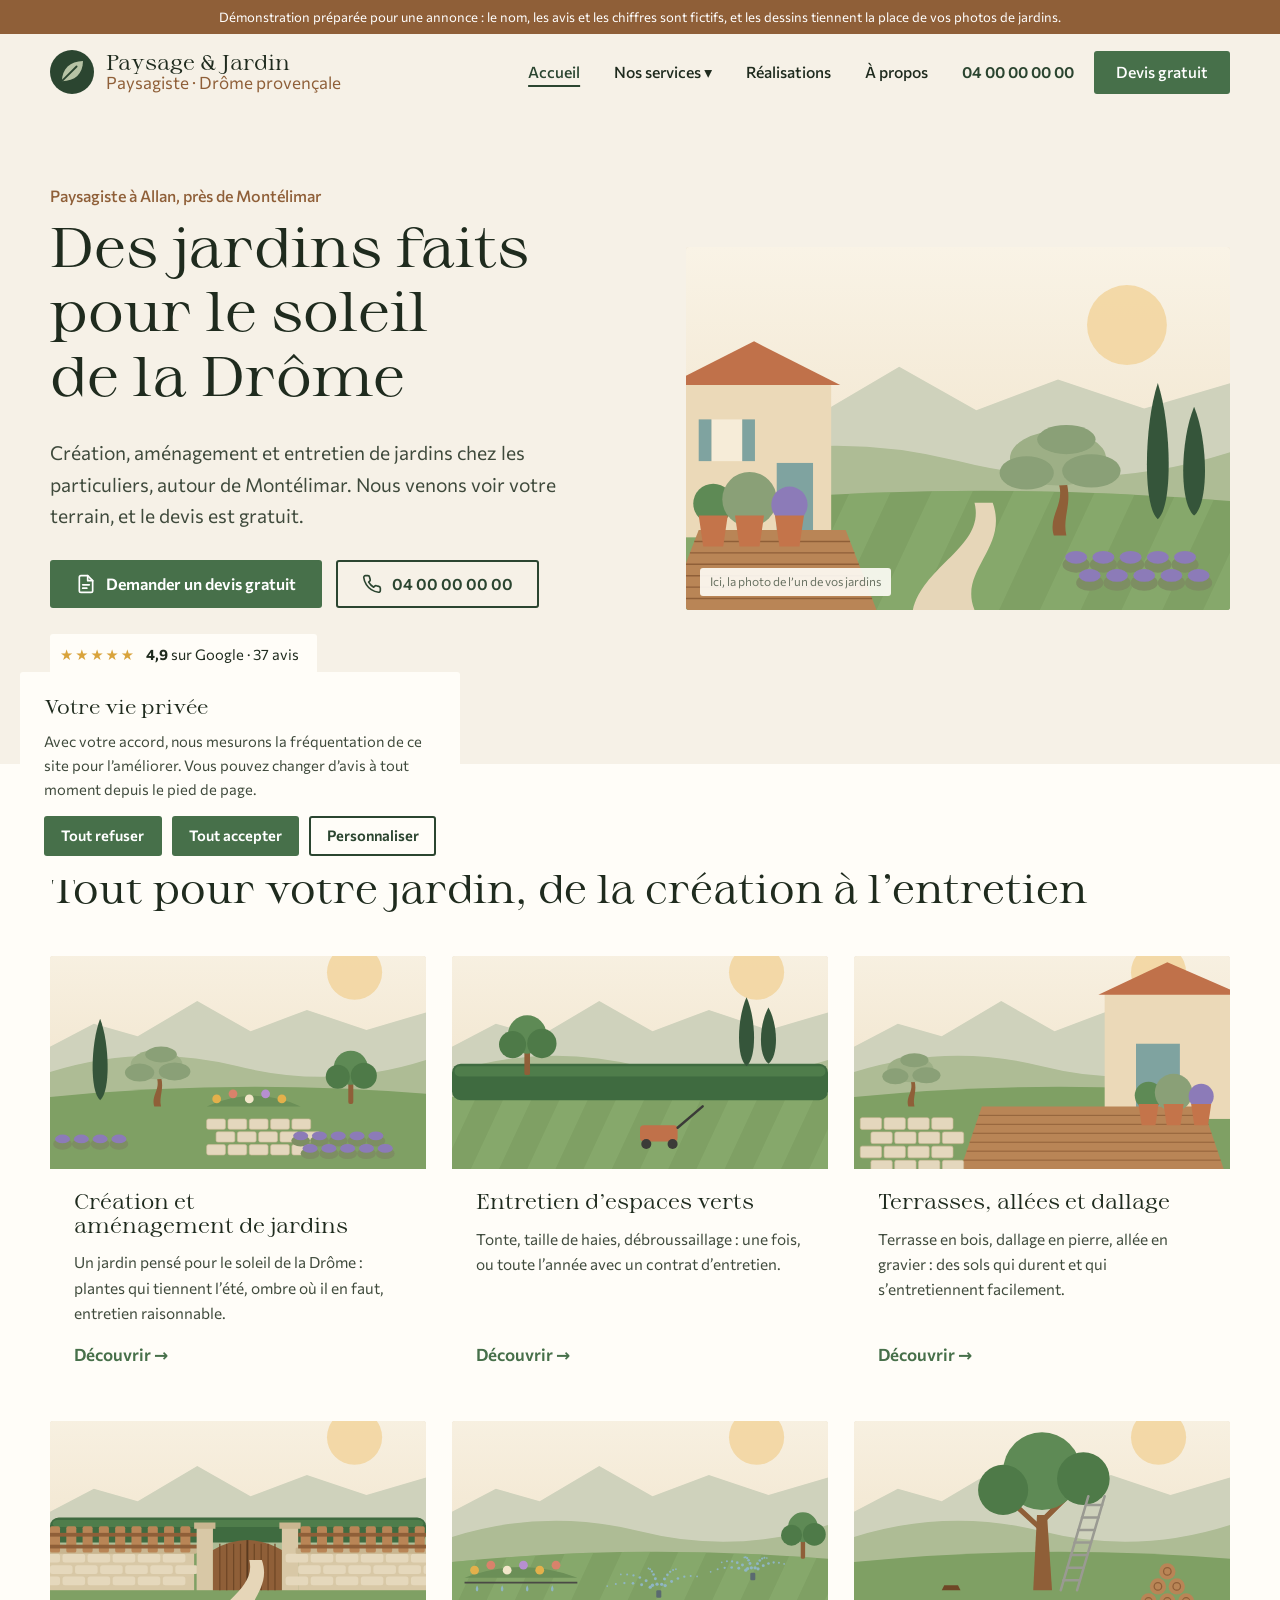
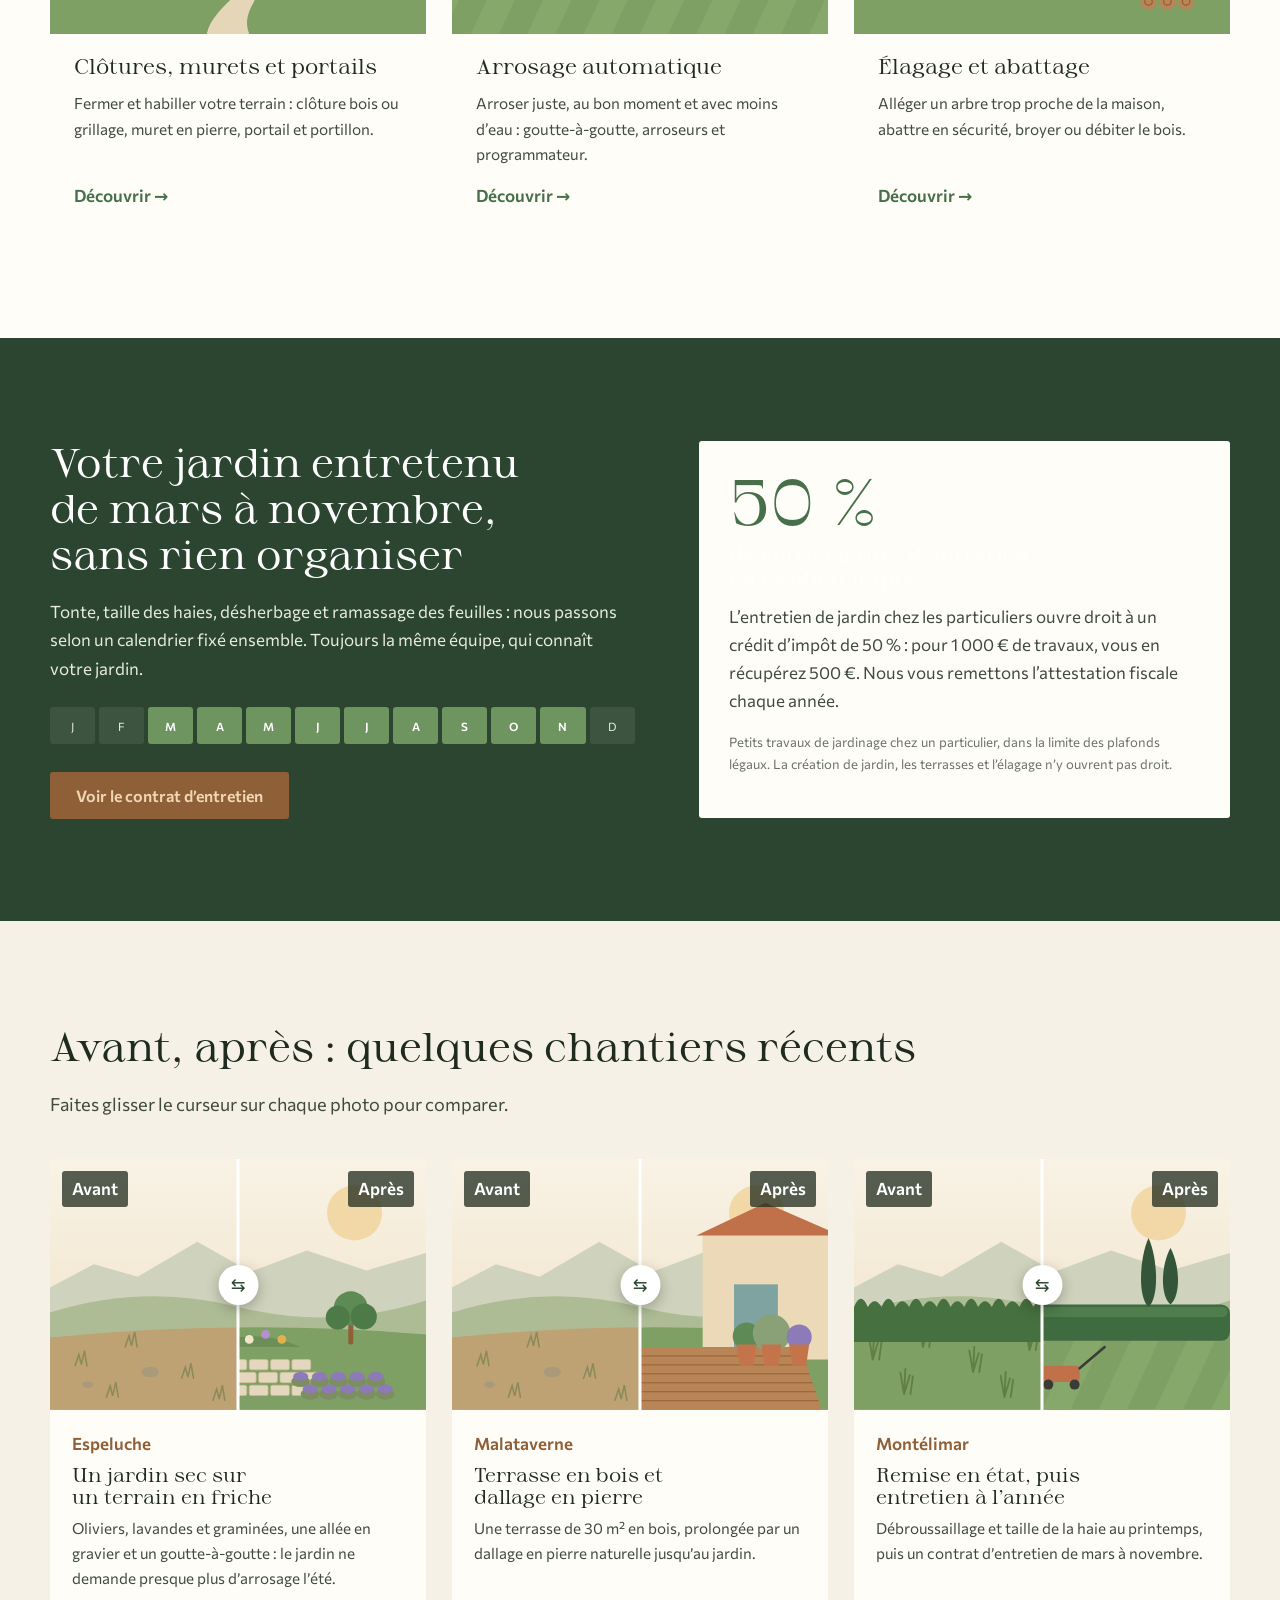
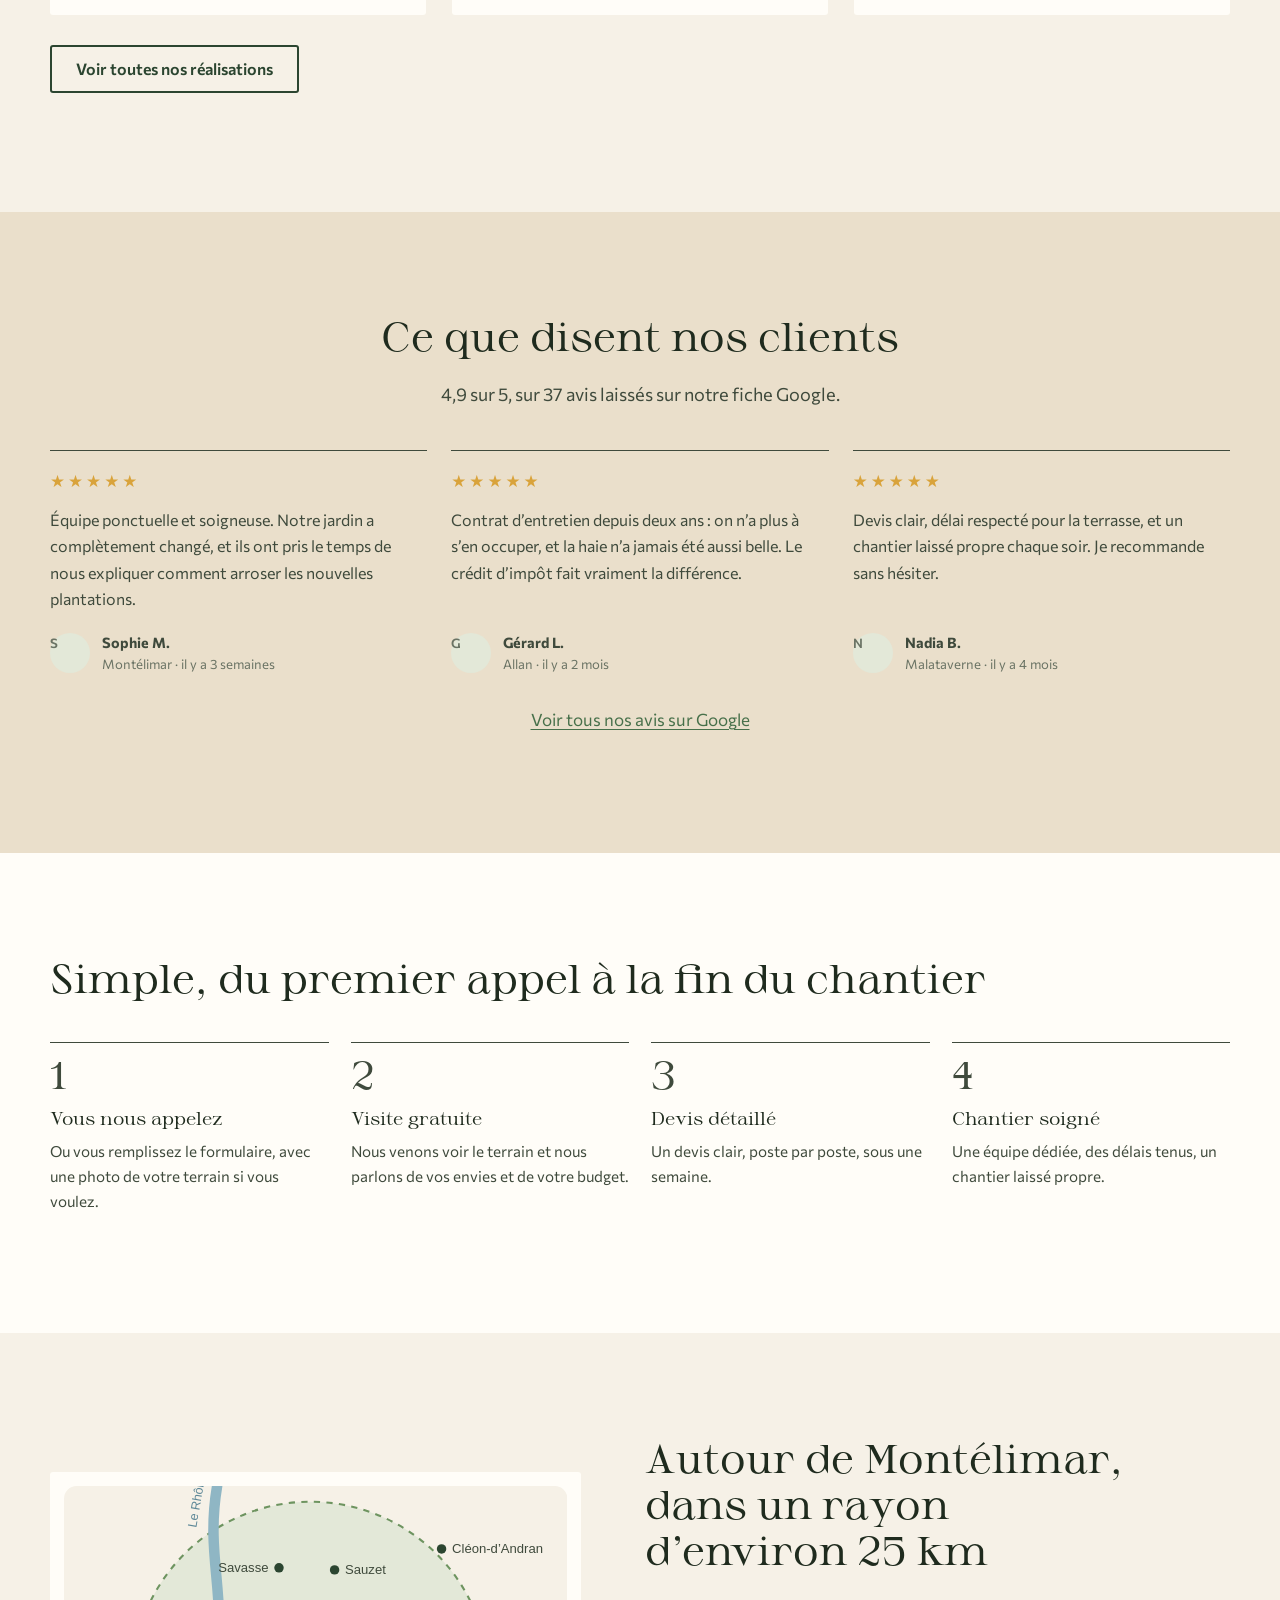
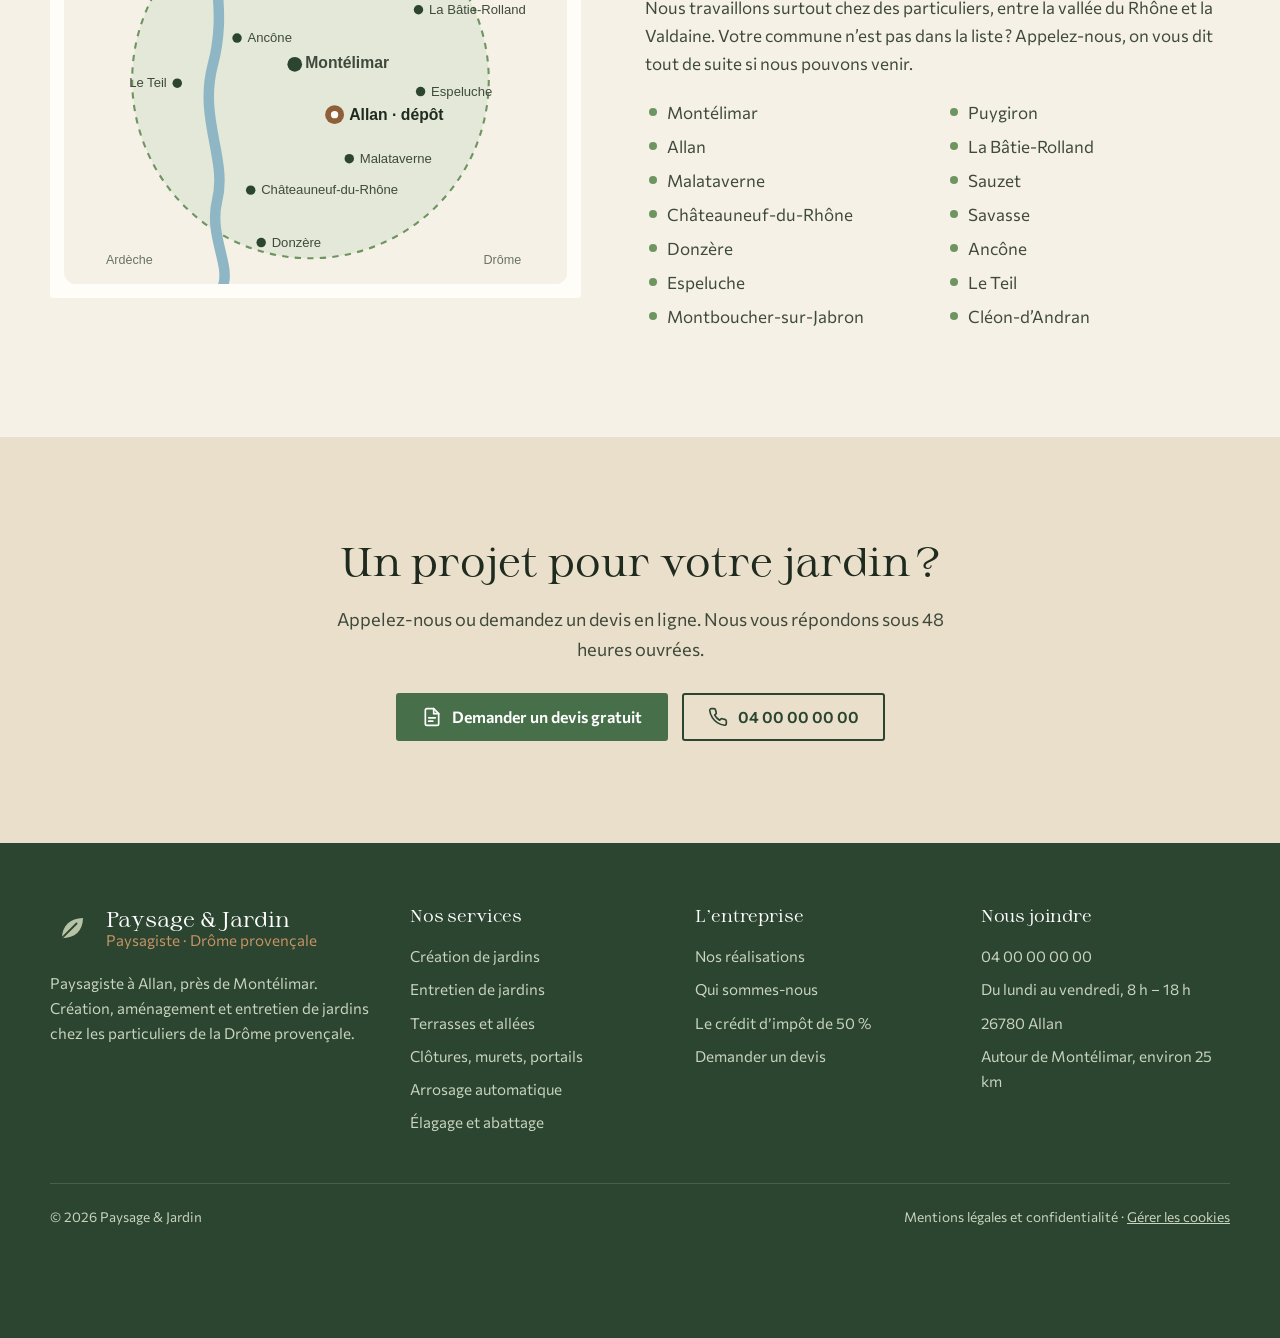
<file: index.html>
<!doctype html>
<html lang="fr">
<head>
  <meta charset="utf-8">
  <meta name="viewport" content="width=device-width, initial-scale=1">
  <title>Paysagiste à Montélimar et dans la Drôme | Paysage &amp; Jardin</title>
  <meta name="description" content="Paysagiste à Allan, près de Montélimar : création de jardins, entretien à l'année, terrasses, clôtures, arrosage automatique et élagage. Devis gratuit.">
  <!-- Démonstration : hors des moteurs de recherche. Le vrai site sera indexé. -->
  <meta name="robots" content="noindex, nofollow">
  <meta property="og:type" content="website">
  <meta property="og:locale" content="fr_FR">
  <meta property="og:title" content="Paysagiste à Montélimar et dans la Drôme | Paysage &amp; Jardin">
  <meta property="og:description" content="Paysagiste à Allan, près de Montélimar : création de jardins, entretien à l'année, terrasses, clôtures, arrosage automatique et élagage. Devis gratuit.">
  <meta name="theme-color" content="#2B4530">
  <link rel="icon" href="data:image/svg+xml,%3Csvg%20xmlns%3D%22http%3A%2F%2Fwww.w3.org%2F2000%2Fsvg%22%20viewBox%3D%220%200%2048%2048%22%20aria-hidden%3D%22true%22%3E%3Ccircle%20cx%3D%2224%22%20cy%3D%2224%22%20r%3D%2224%22%20fill%3D%22%232B4530%22%2F%3E%3Cpath%20d%3D%22M13%2034C13%2021%2022%2012%2036%2012c0%2014-9%2022-23%2022z%22%20fill%3D%22%23B7C3A5%22%2F%3E%3Cpath%20d%3D%22M13.5%2033.5%2029%2018%22%20stroke%3D%22%232B4530%22%20stroke-width%3D%222%22%20stroke-linecap%3D%22round%22%2F%3E%3C%2Fsvg%3E">

  <link rel="preload" href="assets/fonts/sprat.woff2" as="font" type="font/woff2" crossorigin>
  <link rel="preload" href="assets/fonts/commissioner.woff2" as="font" type="font/woff2" crossorigin>
  <link rel="stylesheet" href="assets/style.css">
  <link rel="stylesheet" href="assets/reprise.css">

  <script type="application/ld+json">{"@context":"https://schema.org","@type":"LocalBusiness","name":"Paysage & Jardin","description":"Paysagiste à Allan, près de Montélimar : création, aménagement et entretien de jardins.","telephone":"+33400000000","address":{"@type":"PostalAddress","addressLocality":"Allan","postalCode":"26780","addressRegion":"Drôme","addressCountry":"FR"},"areaServed":[{"@type":"City","name":"Montélimar"},{"@type":"City","name":"Allan"},{"@type":"City","name":"Malataverne"},{"@type":"City","name":"Châteauneuf-du-Rhône"},{"@type":"City","name":"Donzère"},{"@type":"City","name":"Espeluche"},{"@type":"City","name":"Montboucher-sur-Jabron"},{"@type":"City","name":"Puygiron"},{"@type":"City","name":"La Bâtie-Rolland"},{"@type":"City","name":"Sauzet"},{"@type":"City","name":"Savasse"},{"@type":"City","name":"Ancône"},{"@type":"City","name":"Le Teil"},{"@type":"City","name":"Cléon-d’Andran"}],"openingHours":"Mo-Fr 08:00-18:00","priceRange":"Devis gratuit"}</script>
</head>
<body>
  <div class="bandeau-demo">Démonstration préparée pour une annonce : le nom, les avis et les chiffres sont fictifs, et les dessins tiennent la place de vos photos de jardins.</div>
  <header class="entete">
    <div class="conteneur">
      <a class="marque" href="index.html" aria-label="Paysage &amp; Jardin, accueil"><svg viewBox="0 0 48 48" aria-hidden="true"><circle cx="24" cy="24" r="24" fill="#2B4530"/><path d="M13 34C13 21 22 12 36 12c0 14-9 22-23 22z" fill="#B7C3A5"/><path d="M13.5 33.5 29 18" stroke="#2B4530" stroke-width="2" stroke-linecap="round"/></svg><span class="marque-nom"><strong>Paysage &amp; Jardin</strong><span>Paysagiste · Drôme provençale</span></span></a>
      <button class="bouton-menu" aria-label="Ouvrir le menu" aria-expanded="false" aria-controls="navigation"><span></span><span></span><span></span></button>
      <nav class="nav" id="navigation" aria-label="Navigation principale">
        <ul>
          <li><a href="index.html" aria-current="page">Accueil</a></li>
          <li class="sous-menu"><button class="ouvrir-sous-menu" aria-expanded="false">Nos services ▾</button>
            <ul>
              <li><a href="creation-jardin.html">Création et aménagement de jardins</a></li>
              <li><a href="entretien-jardin.html">Entretien d’espaces verts</a></li>
              <li><a href="terrasses-allees.html">Terrasses, allées et dallage</a></li>
              <li><a href="clotures-murets-portails.html">Clôtures, murets et portails</a></li>
              <li><a href="arrosage-automatique.html">Arrosage automatique</a></li>
              <li><a href="elagage-abattage.html">Élagage et abattage</a></li>
            </ul>
          </li>
          <li><a href="realisations.html">Réalisations</a></li>
          <li><a href="a-propos.html">À propos</a></li>
          <li><a class="tel-entete" href="tel:+33400000000">04 00 00 00 00</a></li>
          <li><a class="bouton" href="contact.html">Devis gratuit</a></li>
        </ul>
      </nav>
    </div>
  </header>
  <main>

    <section class="heros">
      <div class="conteneur">
        <div>
          <span class="surtitre">Paysagiste à Allan, près de Montélimar</span>
          <h1>Des jardins faits pour le soleil de la Drôme</h1>
          <p class="intro">Création, aménagement et entretien de jardins chez les particuliers, autour de Montélimar. Nous venons voir votre terrain, et le devis est gratuit.</p>
          <div class="boutons"><a class="bouton" href="contact.html"><svg viewBox="0 0 24 24" fill="none" stroke="currentColor" stroke-width="2" stroke-linecap="round" stroke-linejoin="round" aria-hidden="true"><path d="M14 2H6a2 2 0 0 0-2 2v16a2 2 0 0 0 2 2h12a2 2 0 0 0 2-2V8z"/><path d="M14 2v6h6M8 13h8M8 17h5"/></svg>Demander un devis gratuit</a><a class="bouton bouton-ligne" href="tel:+33400000000"><svg viewBox="0 0 24 24" fill="none" stroke="currentColor" stroke-width="2" stroke-linecap="round" stroke-linejoin="round" aria-hidden="true"><path d="M22 16.9v3a2 2 0 0 1-2.2 2 19.8 19.8 0 0 1-8.6-3.1 19.5 19.5 0 0 1-6-6A19.8 19.8 0 0 1 2.1 4.2 2 2 0 0 1 4.1 2h3a2 2 0 0 1 2 1.7c.1.9.4 1.8.7 2.7a2 2 0 0 1-.5 2.1L8 9.8a16 16 0 0 0 6 6l1.3-1.3a2 2 0 0 1 2.1-.4c.9.3 1.8.6 2.7.7a2 2 0 0 1 1.7 2z"/></svg>04 00 00 00 00</a></div>
          <a class="note-google" href="#avis"><span class="etoiles" aria-hidden="true">★★★★★</span><span><strong>4,9</strong> sur Google · 37 avis</span></a>
        </div>
        <div class="illustration"><svg viewBox="0 0 600 400" role="img" aria-label="Jardin provençal : olivier, cyprès, lavandes et terrasse en bois" preserveAspectRatio="xMidYMid slice">
  <defs><linearGradient id="ciel25" x1="0" y1="0" x2="0" y2="1"><stop offset="0" stop-color="#F9F3E6"/><stop offset="1" stop-color="#EEDFC3"/></linearGradient>
  <clipPath id="sol25"><path d="M0 285 Q300 255 600 280 V400 H0Z"/></clipPath></defs>
  <rect width="600" height="400" fill="url(#ciel25)"/><circle cx="486" cy="86" r="44" fill="#F3D59E" opacity=".85"/>
  <path d="M0 205 L70 168 L140 188 L235 132 L320 180 L410 146 L505 178 L600 150 V400 H0Z" fill="#CFD2BC"/>
  <path d="M0 245 Q150 198 300 236 T600 226 V400 H0Z" fill="#AEBC95"/>
  <path d="M0 285 Q300 255 600 280 V400 H0Z" fill="#7FA064"/><g clip-path="url(#sol25)" fill="#8DB072" opacity=".55"><path d="M-60 400 L10 250 L55 250 L-15 400Z"/><path d="M30 400 L100 250 L145 250 L75 400Z"/><path d="M120 400 L190 250 L235 250 L165 400Z"/><path d="M210 400 L280 250 L325 250 L255 400Z"/><path d="M300 400 L370 250 L415 250 L345 400Z"/><path d="M390 400 L460 250 L505 250 L435 400Z"/><path d="M480 400 L550 250 L595 250 L525 400Z"/><path d="M570 400 L640 250 L685 250 L615 400Z"/></g><rect x="-10" y="150" width="170" height="170" fill="#EBD9B8"/><path d="M-20 152 L75 104 L170 152Z" fill="#C0714A"/><rect x="28" y="190" width="34" height="46" fill="#F6ECD8"/><rect x="14" y="190" width="14" height="46" fill="#7FA3A0"/><rect x="62" y="190" width="14" height="46" fill="#7FA3A0"/><rect x="100" y="238" width="40" height="82" fill="#7FA3A0"/><path d="M520 150 C535 195 537 286 520 300 C503 286 505 195 520 150Z" fill="#35553A"/><path d="M560 176 C575 212 577 282 560 296 C543 282 545 212 560 176Z" fill="#35553A"/><path d="M250 400 C262 350 330 330 318 282 L338 282 C356 332 300 356 318 400Z" fill="#E6D6B8"/><path d="M405.4 318 C398.5 295 419.2 283.5 410 258.2 L419.2 258.2 C426.1 283.5 414.6 297.3 419.2 318Z" fill="#8F5F38"/><ellipse cx="410" cy="232.9" rx="52.9" ry="29.9" fill="#9DAF86"/><ellipse cx="375.5" cy="249" rx="29.9" ry="18.4" fill="#8AA077"/><ellipse cx="446.8" cy="246.7" rx="32.199999999999996" ry="18.4" fill="#8AA077"/><ellipse cx="419.2" cy="212.2" rx="32.199999999999996" ry="16.099999999999998" fill="#8AA077"/><path d="M-20 400 L210 400 L176 312 L14 312Z" fill="#B98556"/><path d="M9.142857142857146 324.57142857142856 L180.85714285714286 324.57142857142856" stroke="#8F5F38" stroke-width="1.5"/><path d="M4.285714285714285 337.14285714285717 L185.71428571428572 337.14285714285717" stroke="#8F5F38" stroke-width="1.5"/><path d="M-0.571428571428573 349.7142857142857 L190.57142857142858 349.7142857142857" stroke="#8F5F38" stroke-width="1.5"/><path d="M-5.428571428571427 362.2857142857143 L195.42857142857142 362.2857142857143" stroke="#8F5F38" stroke-width="1.5"/><path d="M-10.285714285714286 374.8571428571429 L200.28571428571428 374.8571428571429" stroke="#8F5F38" stroke-width="1.5"/><path d="M-15.142857142857142 387.42857142857144 L205.14285714285714 387.42857142857144" stroke="#8F5F38" stroke-width="1.5"/><circle cx="30" cy="282.8" r="22" fill="#5E8A55"/><path d="M14 296 L46 296 L41 330 L19 330Z" fill="#C4744A"/><circle cx="70" cy="278" r="30" fill="#8AA077"/><path d="M54 296 L86 296 L81 330 L59 330Z" fill="#C4744A"/><circle cx="114" cy="284" r="20" fill="#8C7BB8"/><path d="M98 296 L130 296 L125 330 L103 330Z" fill="#C4744A"/><ellipse cx="430" cy="350" rx="15" ry="9" fill="#7D8E62"/><ellipse cx="430" cy="342" rx="12" ry="7" fill="#8C7BB8"/><ellipse cx="460" cy="350" rx="15" ry="9" fill="#7D8E62"/><ellipse cx="460" cy="342" rx="12" ry="7" fill="#8C7BB8"/><ellipse cx="490" cy="350" rx="15" ry="9" fill="#7D8E62"/><ellipse cx="490" cy="342" rx="12" ry="7" fill="#8C7BB8"/><ellipse cx="520" cy="350" rx="15" ry="9" fill="#7D8E62"/><ellipse cx="520" cy="342" rx="12" ry="7" fill="#8C7BB8"/><ellipse cx="550" cy="350" rx="15" ry="9" fill="#7D8E62"/><ellipse cx="550" cy="342" rx="12" ry="7" fill="#8C7BB8"/><ellipse cx="445" cy="370" rx="15" ry="9" fill="#7D8E62"/><ellipse cx="445" cy="362" rx="12" ry="7" fill="#8C7BB8"/><ellipse cx="475" cy="370" rx="15" ry="9" fill="#7D8E62"/><ellipse cx="475" cy="362" rx="12" ry="7" fill="#8C7BB8"/><ellipse cx="505" cy="370" rx="15" ry="9" fill="#7D8E62"/><ellipse cx="505" cy="362" rx="12" ry="7" fill="#8C7BB8"/><ellipse cx="535" cy="370" rx="15" ry="9" fill="#7D8E62"/><ellipse cx="535" cy="362" rx="12" ry="7" fill="#8C7BB8"/><ellipse cx="565" cy="370" rx="15" ry="9" fill="#7D8E62"/><ellipse cx="565" cy="362" rx="12" ry="7" fill="#8C7BB8"/></svg><span class="legende-photo">Ici, la photo de l’un de vos jardins</span></div>
      </div>
    </section>
    <section class="fond-blanc" id="services">
      <div class="conteneur">
        <span class="surtitre">Nos services</span>
        <h2>Tout pour votre jardin, de la création à l’entretien</h2>
        <div class="grille-services">
          <a class="carte-service" href="creation-jardin.html"><div class="illustration" style="border-radius:0;box-shadow:none"><svg viewBox="0 60 600 340" role="img" aria-label="Jardin créé : massifs fleuris, dallage, olivier et lavandes" preserveAspectRatio="xMidYMid slice">
  <defs><linearGradient id="ciel26" x1="0" y1="0" x2="0" y2="1"><stop offset="0" stop-color="#F9F3E6"/><stop offset="1" stop-color="#EEDFC3"/></linearGradient>
  <clipPath id="sol26"><path d="M0 285 Q300 255 600 280 V400 H0Z"/></clipPath></defs>
  <rect width="600" height="400" fill="url(#ciel26)"/><circle cx="486" cy="86" r="44" fill="#F3D59E" opacity=".85"/>
  <path d="M0 205 L70 168 L140 188 L235 132 L320 180 L410 146 L505 178 L600 150 V400 H0Z" fill="#CFD2BC"/>
  <path d="M0 245 Q150 198 300 236 T600 226 V400 H0Z" fill="#AEBC95"/>
  <path d="M0 285 Q300 255 600 280 V400 H0Z" fill="#7FA064"/><path d="M80 160 C95 199 97 276 80 290 C63 276 65 199 80 160Z" fill="#35553A"/><path d="M166.4 300 C161 282 177.2 273 170 253.2 L177.2 253.2 C182.6 273 173.6 283.8 177.2 300Z" fill="#8F5F38"/><ellipse cx="170" cy="233.39999999999998" rx="41.4" ry="23.400000000000002" fill="#9DAF86"/><ellipse cx="143" cy="246" rx="23.400000000000002" ry="14.4" fill="#8AA077"/><ellipse cx="198.8" cy="244.2" rx="25.2" ry="14.4" fill="#8AA077"/><ellipse cx="177.2" cy="217.2" rx="25.2" ry="12.6" fill="#8AA077"/><path d="M250 300 Q325 266 400 300 Z" fill="#6B8F57"/><circle cx="266" cy="288" r="7" fill="#E3B04B"/><circle cx="292" cy="280" r="7" fill="#D9826B"/><circle cx="318" cy="288" r="7" fill="#F2E6C9"/><circle cx="344" cy="280" r="7" fill="#B78FD0"/><circle cx="370" cy="288" r="7" fill="#E3B04B"/><rect x="250" y="320" width="30" height="16.5" rx="3" fill="#E4D7BD" stroke="#CDBB98"/><rect x="284" y="320" width="30" height="16.5" rx="3" fill="#E4D7BD" stroke="#CDBB98"/><rect x="318" y="320" width="30" height="16.5" rx="3" fill="#E4D7BD" stroke="#CDBB98"/><rect x="352" y="320" width="30" height="16.5" rx="3" fill="#E4D7BD" stroke="#CDBB98"/><rect x="386" y="320" width="30" height="16.5" rx="3" fill="#E4D7BD" stroke="#CDBB98"/><rect x="265" y="340.5" width="30" height="16.5" rx="3" fill="#E4D7BD" stroke="#CDBB98"/><rect x="299" y="340.5" width="30" height="16.5" rx="3" fill="#E4D7BD" stroke="#CDBB98"/><rect x="333" y="340.5" width="30" height="16.5" rx="3" fill="#E4D7BD" stroke="#CDBB98"/><rect x="367" y="340.5" width="30" height="16.5" rx="3" fill="#E4D7BD" stroke="#CDBB98"/><rect x="401" y="340.5" width="30" height="16.5" rx="3" fill="#E4D7BD" stroke="#CDBB98"/><rect x="250" y="361" width="30" height="16.5" rx="3" fill="#E4D7BD" stroke="#CDBB98"/><rect x="284" y="361" width="30" height="16.5" rx="3" fill="#E4D7BD" stroke="#CDBB98"/><rect x="318" y="361" width="30" height="16.5" rx="3" fill="#E4D7BD" stroke="#CDBB98"/><rect x="352" y="361" width="30" height="16.5" rx="3" fill="#E4D7BD" stroke="#CDBB98"/><rect x="386" y="361" width="30" height="16.5" rx="3" fill="#E4D7BD" stroke="#CDBB98"/><rect x="476" y="259.2" width="8" height="36.800000000000004" rx="3" fill="#8F5F38"/><circle cx="480" cy="238.4" r="27.200000000000003" fill="#5E8A55"/><circle cx="459.2" cy="252.8" r="19.200000000000003" fill="#4E7A48"/><circle cx="500.8" cy="251.2" r="20.8" fill="#4E7A48"/><ellipse cx="400" cy="355" rx="15" ry="9" fill="#7D8E62"/><ellipse cx="400" cy="347" rx="12" ry="7" fill="#8C7BB8"/><ellipse cx="430" cy="355" rx="15" ry="9" fill="#7D8E62"/><ellipse cx="430" cy="347" rx="12" ry="7" fill="#8C7BB8"/><ellipse cx="460" cy="355" rx="15" ry="9" fill="#7D8E62"/><ellipse cx="460" cy="347" rx="12" ry="7" fill="#8C7BB8"/><ellipse cx="490" cy="355" rx="15" ry="9" fill="#7D8E62"/><ellipse cx="490" cy="347" rx="12" ry="7" fill="#8C7BB8"/><ellipse cx="520" cy="355" rx="15" ry="9" fill="#7D8E62"/><ellipse cx="520" cy="347" rx="12" ry="7" fill="#8C7BB8"/><ellipse cx="415" cy="375" rx="15" ry="9" fill="#7D8E62"/><ellipse cx="415" cy="367" rx="12" ry="7" fill="#8C7BB8"/><ellipse cx="445" cy="375" rx="15" ry="9" fill="#7D8E62"/><ellipse cx="445" cy="367" rx="12" ry="7" fill="#8C7BB8"/><ellipse cx="475" cy="375" rx="15" ry="9" fill="#7D8E62"/><ellipse cx="475" cy="367" rx="12" ry="7" fill="#8C7BB8"/><ellipse cx="505" cy="375" rx="15" ry="9" fill="#7D8E62"/><ellipse cx="505" cy="367" rx="12" ry="7" fill="#8C7BB8"/><ellipse cx="535" cy="375" rx="15" ry="9" fill="#7D8E62"/><ellipse cx="535" cy="367" rx="12" ry="7" fill="#8C7BB8"/><ellipse cx="20" cy="360" rx="15" ry="9" fill="#7D8E62"/><ellipse cx="20" cy="352" rx="12" ry="7" fill="#8C7BB8"/><ellipse cx="50" cy="360" rx="15" ry="9" fill="#7D8E62"/><ellipse cx="50" cy="352" rx="12" ry="7" fill="#8C7BB8"/><ellipse cx="80" cy="360" rx="15" ry="9" fill="#7D8E62"/><ellipse cx="80" cy="352" rx="12" ry="7" fill="#8C7BB8"/><ellipse cx="110" cy="360" rx="15" ry="9" fill="#7D8E62"/><ellipse cx="110" cy="352" rx="12" ry="7" fill="#8C7BB8"/></svg></div><div class="corps"><h3>Création et aménagement de jardins</h3><p>Un jardin pensé pour le soleil de la Drôme : plantes qui tiennent l’été, ombre où il en faut, entretien raisonnable.</p><span class="suite">Découvrir →</span></div></a>
          <a class="carte-service" href="entretien-jardin.html"><div class="illustration" style="border-radius:0;box-shadow:none"><svg viewBox="0 60 600 340" role="img" aria-label="Pelouse tondue et haie taillée" preserveAspectRatio="xMidYMid slice">
  <defs><linearGradient id="ciel27" x1="0" y1="0" x2="0" y2="1"><stop offset="0" stop-color="#F9F3E6"/><stop offset="1" stop-color="#EEDFC3"/></linearGradient>
  <clipPath id="sol27"><path d="M0 285 Q300 255 600 280 V400 H0Z"/></clipPath></defs>
  <rect width="600" height="400" fill="url(#ciel27)"/><circle cx="486" cy="86" r="44" fill="#F3D59E" opacity=".85"/>
  <path d="M0 205 L70 168 L140 188 L235 132 L320 180 L410 146 L505 178 L600 150 V400 H0Z" fill="#CFD2BC"/>
  <path d="M0 245 Q150 198 300 236 T600 226 V400 H0Z" fill="#AEBC95"/>
  <path d="M0 285 Q300 255 600 280 V400 H0Z" fill="#7FA064"/><g clip-path="url(#sol27)" fill="#8DB072" opacity=".55"><path d="M-60 400 L10 250 L55 250 L-15 400Z"/><path d="M30 400 L100 250 L145 250 L75 400Z"/><path d="M120 400 L190 250 L235 250 L165 400Z"/><path d="M210 400 L280 250 L325 250 L255 400Z"/><path d="M300 400 L370 250 L415 250 L345 400Z"/><path d="M390 400 L460 250 L505 250 L435 400Z"/><path d="M480 400 L550 250 L595 250 L525 400Z"/><path d="M570 400 L640 250 L685 250 L615 400Z"/></g><rect x="0" y="232" width="600" height="58" rx="14" fill="#3F6B40"/><rect x="4" y="236" width="592" height="16.240000000000002" rx="8" fill="#4F7D4B"/><rect x="115.5" y="208.6" width="9" height="41.4" rx="3" fill="#8F5F38"/><circle cx="120" cy="185.2" r="30.6" fill="#5E8A55"/><circle cx="96.6" cy="201.4" r="21.6" fill="#4E7A48"/><circle cx="143.4" cy="199.6" r="23.400000000000002" fill="#4E7A48"/><path d="M470 126 C485 159 487 222 470 236 C453 222 455 159 470 126Z" fill="#35553A"/><path d="M505 142 C520 169 522 218 505 232 C488 218 490 169 505 142Z" fill="#35553A"/><g><rect x="300" y="330" width="60" height="26" rx="6" fill="#C0714A"/><circle cx="310" cy="360" r="8" fill="#3B3B38"/><circle cx="352" cy="360" r="8" fill="#3B3B38"/><path d="M360 334 L400 300" stroke="#3B3B38" stroke-width="4" stroke-linecap="round"/></g></svg></div><div class="corps"><h3>Entretien d’espaces verts</h3><p>Tonte, taille de haies, débroussaillage : une fois, ou toute l’année avec un contrat d’entretien.</p><span class="suite">Découvrir →</span></div></a>
          <a class="carte-service" href="terrasses-allees.html"><div class="illustration" style="border-radius:0;box-shadow:none"><svg viewBox="0 60 600 340" role="img" aria-label="Terrasse en bois et dallage en pierre" preserveAspectRatio="xMidYMid slice">
  <defs><linearGradient id="ciel28" x1="0" y1="0" x2="0" y2="1"><stop offset="0" stop-color="#F9F3E6"/><stop offset="1" stop-color="#EEDFC3"/></linearGradient>
  <clipPath id="sol28"><path d="M0 285 Q300 255 600 280 V400 H0Z"/></clipPath></defs>
  <rect width="600" height="400" fill="url(#ciel28)"/><circle cx="486" cy="86" r="44" fill="#F3D59E" opacity=".85"/>
  <path d="M0 205 L70 168 L140 188 L235 132 L320 180 L410 146 L505 178 L600 150 V400 H0Z" fill="#CFD2BC"/>
  <path d="M0 245 Q150 198 300 236 T600 226 V400 H0Z" fill="#AEBC95"/>
  <path d="M0 285 Q300 255 600 280 V400 H0Z" fill="#7FA064"/><rect x="400" y="120" width="220" height="200" fill="#EBD9B8"/><path d="M390 122 L500 70 L620 122Z" fill="#C0714A"/><rect x="450" y="200" width="70" height="120" fill="#7FA3A0"/><path d="M170 400 L590 400 L556 300 L204 300Z" fill="#B98556"/><path d="M199.14285714285714 314.2857142857143 L560.8571428571429 314.2857142857143" stroke="#8F5F38" stroke-width="1.5"/><path d="M194.28571428571428 328.57142857142856 L565.7142857142857 328.57142857142856" stroke="#8F5F38" stroke-width="1.5"/><path d="M189.42857142857142 342.85714285714283 L570.5714285714286 342.85714285714283" stroke="#8F5F38" stroke-width="1.5"/><path d="M184.57142857142858 357.1428571428571 L575.4285714285714 357.1428571428571" stroke="#8F5F38" stroke-width="1.5"/><path d="M179.71428571428572 371.42857142857144 L580.2857142857143 371.42857142857144" stroke="#8F5F38" stroke-width="1.5"/><path d="M174.85714285714286 385.7142857142857 L585.1428571428571 385.7142857142857" stroke="#8F5F38" stroke-width="1.5"/><rect x="10" y="318" width="34" height="18.700000000000003" rx="3" fill="#E4D7BD" stroke="#CDBB98"/><rect x="48" y="318" width="34" height="18.700000000000003" rx="3" fill="#E4D7BD" stroke="#CDBB98"/><rect x="86" y="318" width="34" height="18.700000000000003" rx="3" fill="#E4D7BD" stroke="#CDBB98"/><rect x="124" y="318" width="34" height="18.700000000000003" rx="3" fill="#E4D7BD" stroke="#CDBB98"/><rect x="27" y="340.7" width="34" height="18.700000000000003" rx="3" fill="#E4D7BD" stroke="#CDBB98"/><rect x="65" y="340.7" width="34" height="18.700000000000003" rx="3" fill="#E4D7BD" stroke="#CDBB98"/><rect x="103" y="340.7" width="34" height="18.700000000000003" rx="3" fill="#E4D7BD" stroke="#CDBB98"/><rect x="141" y="340.7" width="34" height="18.700000000000003" rx="3" fill="#E4D7BD" stroke="#CDBB98"/><rect x="10" y="363.4" width="34" height="18.700000000000003" rx="3" fill="#E4D7BD" stroke="#CDBB98"/><rect x="48" y="363.4" width="34" height="18.700000000000003" rx="3" fill="#E4D7BD" stroke="#CDBB98"/><rect x="86" y="363.4" width="34" height="18.700000000000003" rx="3" fill="#E4D7BD" stroke="#CDBB98"/><rect x="124" y="363.4" width="34" height="18.700000000000003" rx="3" fill="#E4D7BD" stroke="#CDBB98"/><rect x="27" y="386.1" width="34" height="18.700000000000003" rx="3" fill="#E4D7BD" stroke="#CDBB98"/><rect x="65" y="386.1" width="34" height="18.700000000000003" rx="3" fill="#E4D7BD" stroke="#CDBB98"/><rect x="103" y="386.1" width="34" height="18.700000000000003" rx="3" fill="#E4D7BD" stroke="#CDBB98"/><rect x="141" y="386.1" width="34" height="18.700000000000003" rx="3" fill="#E4D7BD" stroke="#CDBB98"/><rect x="10" y="408.8" width="34" height="18.700000000000003" rx="3" fill="#E4D7BD" stroke="#CDBB98"/><rect x="48" y="408.8" width="34" height="18.700000000000003" rx="3" fill="#E4D7BD" stroke="#CDBB98"/><rect x="86" y="408.8" width="34" height="18.700000000000003" rx="3" fill="#E4D7BD" stroke="#CDBB98"/><rect x="124" y="408.8" width="34" height="18.700000000000003" rx="3" fill="#E4D7BD" stroke="#CDBB98"/><circle cx="470" cy="282.8" r="22" fill="#5E8A55"/><path d="M454 296 L486 296 L481 330 L459 330Z" fill="#C4744A"/><circle cx="510" cy="278" r="30" fill="#8AA077"/><path d="M494 296 L526 296 L521 330 L499 330Z" fill="#C4744A"/><circle cx="554" cy="284" r="20" fill="#8C7BB8"/><path d="M538 296 L570 296 L565 330 L543 330Z" fill="#C4744A"/><path d="M86.8 300 C82 284 96.4 276 90 258.4 L96.4 258.4 C101.2 276 93.2 285.6 96.4 300Z" fill="#8F5F38"/><ellipse cx="90" cy="240.8" rx="36.800000000000004" ry="20.8" fill="#9DAF86"/><ellipse cx="66" cy="252" rx="20.8" ry="12.8" fill="#8AA077"/><ellipse cx="115.6" cy="250.4" rx="22.400000000000002" ry="12.8" fill="#8AA077"/><ellipse cx="96.4" cy="226.39999999999998" rx="22.400000000000002" ry="11.200000000000001" fill="#8AA077"/></svg></div><div class="corps"><h3>Terrasses, allées et dallage</h3><p>Terrasse en bois, dallage en pierre, allée en gravier : des sols qui durent et qui s’entretiennent facilement.</p><span class="suite">Découvrir →</span></div></a>
          <a class="carte-service" href="clotures-murets-portails.html"><div class="illustration" style="border-radius:0;box-shadow:none"><svg viewBox="0 60 600 340" role="img" aria-label="Muret en pierre, clôture en bois et portail" preserveAspectRatio="xMidYMid slice">
  <defs><linearGradient id="ciel29" x1="0" y1="0" x2="0" y2="1"><stop offset="0" stop-color="#F9F3E6"/><stop offset="1" stop-color="#EEDFC3"/></linearGradient>
  <clipPath id="sol29"><path d="M0 285 Q300 255 600 280 V400 H0Z"/></clipPath></defs>
  <rect width="600" height="400" fill="url(#ciel29)"/><circle cx="486" cy="86" r="44" fill="#F3D59E" opacity=".85"/>
  <path d="M0 205 L70 168 L140 188 L235 132 L320 180 L410 146 L505 178 L600 150 V400 H0Z" fill="#CFD2BC"/>
  <path d="M0 245 Q150 198 300 236 T600 226 V400 H0Z" fill="#AEBC95"/>
  <path d="M0 285 Q300 255 600 280 V400 H0Z" fill="#7FA064"/><rect x="0" y="214" width="600" height="40" rx="14" fill="#3F6B40"/><rect x="4" y="218" width="592" height="11.200000000000001" rx="8" fill="#4F7D4B"/><rect x="0" y="270" width="230" height="60" fill="#D8C8A6"/><rect x="-20" y="272" width="36" height="14" rx="4" fill="#E5D8BC"/><rect x="20" y="272" width="36" height="14" rx="4" fill="#E5D8BC"/><rect x="60" y="272" width="36" height="14" rx="4" fill="#E5D8BC"/><rect x="100" y="272" width="36" height="14" rx="4" fill="#E5D8BC"/><rect x="140" y="272" width="36" height="14" rx="4" fill="#E5D8BC"/><rect x="180" y="272" width="36" height="14" rx="4" fill="#E5D8BC"/><rect x="0" y="290" width="36" height="14" rx="4" fill="#E5D8BC"/><rect x="40" y="290" width="36" height="14" rx="4" fill="#E5D8BC"/><rect x="80" y="290" width="36" height="14" rx="4" fill="#E5D8BC"/><rect x="120" y="290" width="36" height="14" rx="4" fill="#E5D8BC"/><rect x="160" y="290" width="36" height="14" rx="4" fill="#E5D8BC"/><rect x="200" y="290" width="36" height="14" rx="4" fill="#E5D8BC"/><rect x="-20" y="308" width="36" height="14" rx="4" fill="#E5D8BC"/><rect x="20" y="308" width="36" height="14" rx="4" fill="#E5D8BC"/><rect x="60" y="308" width="36" height="14" rx="4" fill="#E5D8BC"/><rect x="100" y="308" width="36" height="14" rx="4" fill="#E5D8BC"/><rect x="140" y="308" width="36" height="14" rx="4" fill="#E5D8BC"/><rect x="180" y="308" width="36" height="14" rx="4" fill="#E5D8BC"/><rect x="-4" y="262" width="238" height="10" rx="2" fill="#C9B690"/><g fill="#B98556"><rect x="0" y="228" width="16" height="42" rx="3"/><rect x="26" y="228" width="16" height="42" rx="3"/><rect x="52" y="228" width="16" height="42" rx="3"/><rect x="78" y="228" width="16" height="42" rx="3"/><rect x="104" y="228" width="16" height="42" rx="3"/><rect x="130" y="228" width="16" height="42" rx="3"/><rect x="156" y="228" width="16" height="42" rx="3"/><rect x="182" y="228" width="16" height="42" rx="3"/><rect x="208" y="228" width="16" height="42" rx="3"/></g><rect x="-4" y="238.5" width="240" height="6" fill="#8F5F38"/><rect x="-4" y="257.4" width="240" height="6" fill="#8F5F38"/><rect x="234" y="230" width="26" height="100" fill="#D8C8A6"/><rect x="370" y="230" width="26" height="100" fill="#D8C8A6"/><rect x="230" y="222" width="34" height="10" fill="#C9B690"/><rect x="366" y="222" width="34" height="10" fill="#C9B690"/><path d="M260 330 V266 Q315 234 370 266 V330Z" fill="#8F5F38"/><line x1="271" y1="256" x2="271" y2="330" stroke="#6F4726" stroke-width="2"/><line x1="282" y1="256" x2="282" y2="330" stroke="#6F4726" stroke-width="2"/><line x1="293" y1="256" x2="293" y2="330" stroke="#6F4726" stroke-width="2"/><line x1="304" y1="256" x2="304" y2="330" stroke="#6F4726" stroke-width="2"/><line x1="315" y1="256" x2="315" y2="330" stroke="#6F4726" stroke-width="2"/><line x1="326" y1="256" x2="326" y2="330" stroke="#6F4726" stroke-width="2"/><line x1="337" y1="256" x2="337" y2="330" stroke="#6F4726" stroke-width="2"/><line x1="348" y1="256" x2="348" y2="330" stroke="#6F4726" stroke-width="2"/><line x1="359" y1="256" x2="359" y2="330" stroke="#6F4726" stroke-width="2"/><line x1="315" y1="250" x2="315" y2="330" stroke="#5A3A1F" stroke-width="3"/><rect x="396" y="270" width="210" height="60" fill="#D8C8A6"/><rect x="376" y="272" width="36" height="14" rx="4" fill="#E5D8BC"/><rect x="416" y="272" width="36" height="14" rx="4" fill="#E5D8BC"/><rect x="456" y="272" width="36" height="14" rx="4" fill="#E5D8BC"/><rect x="496" y="272" width="36" height="14" rx="4" fill="#E5D8BC"/><rect x="536" y="272" width="36" height="14" rx="4" fill="#E5D8BC"/><rect x="576" y="272" width="36" height="14" rx="4" fill="#E5D8BC"/><rect x="396" y="290" width="36" height="14" rx="4" fill="#E5D8BC"/><rect x="436" y="290" width="36" height="14" rx="4" fill="#E5D8BC"/><rect x="476" y="290" width="36" height="14" rx="4" fill="#E5D8BC"/><rect x="516" y="290" width="36" height="14" rx="4" fill="#E5D8BC"/><rect x="556" y="290" width="36" height="14" rx="4" fill="#E5D8BC"/><rect x="596" y="290" width="36" height="14" rx="4" fill="#E5D8BC"/><rect x="376" y="308" width="36" height="14" rx="4" fill="#E5D8BC"/><rect x="416" y="308" width="36" height="14" rx="4" fill="#E5D8BC"/><rect x="456" y="308" width="36" height="14" rx="4" fill="#E5D8BC"/><rect x="496" y="308" width="36" height="14" rx="4" fill="#E5D8BC"/><rect x="536" y="308" width="36" height="14" rx="4" fill="#E5D8BC"/><rect x="576" y="308" width="36" height="14" rx="4" fill="#E5D8BC"/><rect x="392" y="262" width="218" height="10" rx="2" fill="#C9B690"/><g fill="#B98556"><rect x="400" y="228" width="16" height="42" rx="3"/><rect x="426" y="228" width="16" height="42" rx="3"/><rect x="452" y="228" width="16" height="42" rx="3"/><rect x="478" y="228" width="16" height="42" rx="3"/><rect x="504" y="228" width="16" height="42" rx="3"/><rect x="530" y="228" width="16" height="42" rx="3"/><rect x="556" y="228" width="16" height="42" rx="3"/><rect x="582" y="228" width="16" height="42" rx="3"/></g><rect x="396" y="238.5" width="220" height="6" fill="#8F5F38"/><rect x="396" y="257.4" width="220" height="6" fill="#8F5F38"/><path d="M250 400 C262 350 330 330 318 282 L338 282 C356 332 300 356 318 400Z" fill="#E6D6B8"/></svg></div><div class="corps"><h3>Clôtures, murets et portails</h3><p>Fermer et habiller votre terrain : clôture bois ou grillage, muret en pierre, portail et portillon.</p><span class="suite">Découvrir →</span></div></a>
          <a class="carte-service" href="arrosage-automatique.html"><div class="illustration" style="border-radius:0;box-shadow:none"><svg viewBox="0 60 600 340" role="img" aria-label="Arrosage automatique : arroseurs et goutte-à-goutte" preserveAspectRatio="xMidYMid slice">
  <defs><linearGradient id="ciel30" x1="0" y1="0" x2="0" y2="1"><stop offset="0" stop-color="#F9F3E6"/><stop offset="1" stop-color="#EEDFC3"/></linearGradient>
  <clipPath id="sol30"><path d="M0 285 Q300 255 600 280 V400 H0Z"/></clipPath></defs>
  <rect width="600" height="400" fill="url(#ciel30)"/><circle cx="486" cy="86" r="44" fill="#F3D59E" opacity=".85"/>
  <path d="M0 205 L70 168 L140 188 L235 132 L320 180 L410 146 L505 178 L600 150 V400 H0Z" fill="#CFD2BC"/>
  <path d="M0 245 Q150 198 300 236 T600 226 V400 H0Z" fill="#AEBC95"/>
  <path d="M0 285 Q300 255 600 280 V400 H0Z" fill="#7FA064"/><g clip-path="url(#sol30)" fill="#8DB072" opacity=".55"><path d="M-60 400 L10 250 L55 250 L-15 400Z"/><path d="M30 400 L100 250 L145 250 L75 400Z"/><path d="M120 400 L190 250 L235 250 L165 400Z"/><path d="M210 400 L280 250 L325 250 L255 400Z"/><path d="M300 400 L370 250 L415 250 L345 400Z"/><path d="M390 400 L460 250 L505 250 L435 400Z"/><path d="M480 400 L550 250 L595 250 L525 400Z"/><path d="M570 400 L640 250 L685 250 L615 400Z"/></g><path d="M20 310 Q110 276 200 310 Z" fill="#6B8F57"/><circle cx="36" cy="298" r="7" fill="#E3B04B"/><circle cx="62" cy="290" r="7" fill="#D9826B"/><circle cx="88" cy="298" r="7" fill="#F2E6C9"/><circle cx="114" cy="290" r="7" fill="#B78FD0"/><circle cx="140" cy="298" r="7" fill="#E3B04B"/><circle cx="166" cy="290" r="7" fill="#D9826B"/><path d="M20 318 H200" stroke="#4A4A45" stroke-width="3"/><path d="M40 322 q-4 8 0 10 q4 -2 0 -10Z" fill="#8FB6C4"/><path d="M80 322 q-4 8 0 10 q4 -2 0 -10Z" fill="#8FB6C4"/><path d="M120 322 q-4 8 0 10 q4 -2 0 -10Z" fill="#8FB6C4"/><path d="M160 322 q-4 8 0 10 q4 -2 0 -10Z" fill="#8FB6C4"/><rect x="326" y="330" width="8" height="12" rx="2" fill="#5A6A70"/><circle cx="316.3" cy="325.2" r="2.6" fill="#8FB6C4"/><circle cx="302.6" cy="321.2" r="2.35" fill="#8FB6C4"/><circle cx="288.8" cy="319.1" r="2.1" fill="#8FB6C4"/><circle cx="275.1" cy="318.7" r="1.85" fill="#8FB6C4"/><circle cx="261.4" cy="320.2" r="1.6" fill="#8FB6C4"/><circle cx="247.7" cy="323.5" r="1.35" fill="#8FB6C4"/><circle cx="319.9" cy="322.1" r="2.6" fill="#8FB6C4"/><circle cx="309.8" cy="315.0" r="2.35" fill="#8FB6C4"/><circle cx="299.7" cy="309.8" r="2.1" fill="#8FB6C4"/><circle cx="289.6" cy="306.4" r="1.85" fill="#8FB6C4"/><circle cx="279.5" cy="304.8" r="1.6" fill="#8FB6C4"/><circle cx="269.4" cy="304.9" r="1.35" fill="#8FB6C4"/><circle cx="327.2" cy="320.5" r="2.6" fill="#8FB6C4"/><circle cx="324.5" cy="311.8" r="2.35" fill="#8FB6C4"/><circle cx="321.7" cy="305.0" r="2.1" fill="#8FB6C4"/><circle cx="319.0" cy="300.0" r="1.85" fill="#8FB6C4"/><circle cx="316.2" cy="296.7" r="1.6" fill="#8FB6C4"/><circle cx="313.5" cy="295.3" r="1.35" fill="#8FB6C4"/><circle cx="334.6" cy="320.6" r="2.6" fill="#8FB6C4"/><circle cx="339.1" cy="312.2" r="2.35" fill="#8FB6C4"/><circle cx="343.7" cy="305.5" r="2.1" fill="#8FB6C4"/><circle cx="348.2" cy="300.7" r="1.85" fill="#8FB6C4"/><circle cx="352.8" cy="297.6" r="1.6" fill="#8FB6C4"/><circle cx="357.3" cy="296.4" r="1.35" fill="#8FB6C4"/><circle cx="340.2" cy="322.6" r="2.6" fill="#8FB6C4"/><circle cx="350.4" cy="316.1" r="2.35" fill="#8FB6C4"/><circle cx="360.5" cy="311.4" r="2.1" fill="#8FB6C4"/><circle cx="370.7" cy="308.4" r="1.85" fill="#8FB6C4"/><circle cx="380.9" cy="307.3" r="1.6" fill="#8FB6C4"/><circle cx="391.1" cy="308.0" r="1.35" fill="#8FB6C4"/><rect x="476" y="302" width="8" height="12" rx="2" fill="#5A6A70"/><circle cx="468.8" cy="298.0" r="2.6" fill="#8FB6C4"/><circle cx="457.6" cy="295.0" r="2.35" fill="#8FB6C4"/><circle cx="446.3" cy="293.7" r="2.1" fill="#8FB6C4"/><circle cx="435.1" cy="294.3" r="1.85" fill="#8FB6C4"/><circle cx="423.9" cy="296.6" r="1.6" fill="#8FB6C4"/><circle cx="412.7" cy="300.7" r="1.35" fill="#8FB6C4"/><circle cx="471.7" cy="295.5" r="2.6" fill="#8FB6C4"/><circle cx="463.5" cy="289.9" r="2.35" fill="#8FB6C4"/><circle cx="455.2" cy="286.1" r="2.1" fill="#8FB6C4"/><circle cx="447.0" cy="284.1" r="1.85" fill="#8FB6C4"/><circle cx="438.7" cy="284.0" r="1.6" fill="#8FB6C4"/><circle cx="430.4" cy="285.6" r="1.35" fill="#8FB6C4"/><circle cx="477.7" cy="294.2" r="2.6" fill="#8FB6C4"/><circle cx="475.5" cy="287.3" r="2.35" fill="#8FB6C4"/><circle cx="473.2" cy="282.2" r="2.1" fill="#8FB6C4"/><circle cx="471.0" cy="278.9" r="1.85" fill="#8FB6C4"/><circle cx="468.7" cy="277.4" r="1.6" fill="#8FB6C4"/><circle cx="466.5" cy="277.7" r="1.35" fill="#8FB6C4"/><circle cx="483.7" cy="294.3" r="2.6" fill="#8FB6C4"/><circle cx="487.5" cy="287.6" r="2.35" fill="#8FB6C4"/><circle cx="491.2" cy="282.6" r="2.1" fill="#8FB6C4"/><circle cx="494.9" cy="279.5" r="1.85" fill="#8FB6C4"/><circle cx="498.6" cy="278.1" r="1.6" fill="#8FB6C4"/><circle cx="502.4" cy="278.6" r="1.35" fill="#8FB6C4"/><circle cx="488.3" cy="295.9" r="2.6" fill="#8FB6C4"/><circle cx="496.7" cy="290.8" r="2.35" fill="#8FB6C4"/><circle cx="505.0" cy="287.4" r="2.1" fill="#8FB6C4"/><circle cx="513.3" cy="285.8" r="1.85" fill="#8FB6C4"/><circle cx="521.7" cy="286.1" r="1.6" fill="#8FB6C4"/><circle cx="530.0" cy="288.1" r="1.35" fill="#8FB6C4"/><rect x="556.5" y="247.8" width="7" height="32.199999999999996" rx="3" fill="#8F5F38"/><circle cx="560" cy="229.6" r="23.799999999999997" fill="#5E8A55"/><circle cx="541.8" cy="242.2" r="16.799999999999997" fill="#4E7A48"/><circle cx="578.2" cy="240.8" r="18.2" fill="#4E7A48"/></svg></div><div class="corps"><h3>Arrosage automatique</h3><p>Arroser juste, au bon moment et avec moins d’eau : goutte-à-goutte, arroseurs et programmateur.</p><span class="suite">Découvrir →</span></div></a>
          <a class="carte-service" href="elagage-abattage.html"><div class="illustration" style="border-radius:0;box-shadow:none"><svg viewBox="0 60 600 340" role="img" aria-label="Élagage d'un grand arbre, bois coupé en bûches" preserveAspectRatio="xMidYMid slice">
  <defs><linearGradient id="ciel31" x1="0" y1="0" x2="0" y2="1"><stop offset="0" stop-color="#F9F3E6"/><stop offset="1" stop-color="#EEDFC3"/></linearGradient>
  <clipPath id="sol31"><path d="M0 285 Q300 255 600 280 V400 H0Z"/></clipPath></defs>
  <rect width="600" height="400" fill="url(#ciel31)"/><circle cx="486" cy="86" r="44" fill="#F3D59E" opacity=".85"/>
  <path d="M0 205 L70 168 L140 188 L235 132 L320 180 L410 146 L505 178 L600 150 V400 H0Z" fill="#CFD2BC"/>
  <path d="M0 245 Q150 198 300 236 T600 226 V400 H0Z" fill="#AEBC95"/>
  <path d="M0 285 Q300 255 600 280 V400 H0Z" fill="#7FA064"/><path d="M286 330 L292 210 L308 210 L316 330Z" fill="#8F5F38"/><path d="M300 220 L360 160" stroke="#8F5F38" stroke-width="9" stroke-linecap="round"/><path d="M296 230 L242 180" stroke="#8F5F38" stroke-width="8" stroke-linecap="round"/><circle cx="300" cy="140" r="62" fill="#5E8A55"/><circle cx="238" cy="170" r="40" fill="#4E7A48"/><circle cx="366" cy="152" r="42" fill="#4E7A48"/><g stroke="#9A9A92" stroke-width="4" stroke-linecap="round"><line x1="330" y1="330" x2="374" y2="180"/><line x1="356" y1="330" x2="400" y2="180"/><line x1="334" y1="314" x2="360" y2="314"/><line x1="340" y1="294" x2="366" y2="294"/><line x1="346" y1="274" x2="372" y2="274"/><line x1="352" y1="254" x2="378" y2="254"/><line x1="358" y1="234" x2="384" y2="234"/><line x1="364" y1="214" x2="390" y2="214"/><line x1="370" y1="194" x2="396" y2="194"/></g><circle cx="470" cy="348" r="13" fill="#B98556"/><circle cx="470" cy="348" r="6" fill="none" stroke="#8F5F38" stroke-width="2"/><circle cx="500" cy="348" r="13" fill="#B98556"/><circle cx="500" cy="348" r="6" fill="none" stroke="#8F5F38" stroke-width="2"/><circle cx="530" cy="348" r="13" fill="#B98556"/><circle cx="530" cy="348" r="6" fill="none" stroke="#8F5F38" stroke-width="2"/><circle cx="485" cy="324" r="13" fill="#B98556"/><circle cx="485" cy="324" r="6" fill="none" stroke="#8F5F38" stroke-width="2"/><circle cx="515" cy="324" r="13" fill="#B98556"/><circle cx="515" cy="324" r="6" fill="none" stroke="#8F5F38" stroke-width="2"/><circle cx="500" cy="300" r="13" fill="#B98556"/><circle cx="500" cy="300" r="6" fill="none" stroke="#8F5F38" stroke-width="2"/><path d="M140 330 l30 0 l-4 -8 l-22 0Z" fill="#6F4726"/></svg></div><div class="corps"><h3>Élagage et abattage</h3><p>Alléger un arbre trop proche de la maison, abattre en sécurité, broyer ou débiter le bois.</p><span class="suite">Découvrir →</span></div></a>
        </div>
      </div>
    </section>
    <section class="fond-foret">
      <div class="conteneur bloc-entretien">
        <div>
          <span class="surtitre" style="color:#F0D7B4">Contrat d’entretien à l’année</span>
          <h2>Votre jardin entretenu de mars à novembre, sans rien organiser</h2>
          <p>Tonte, taille des haies, désherbage et ramassage des feuilles : nous passons selon un calendrier fixé ensemble. Toujours la même équipe, qui connaît votre jardin.</p>
          <div class="calendrier" role="img" aria-label="Passages de mars à novembre"><span class="">J</span><span class="">F</span><span class="actif">M</span><span class="actif">A</span><span class="actif">M</span><span class="actif">J</span><span class="actif">J</span><span class="actif">A</span><span class="actif">S</span><span class="actif">O</span><span class="actif">N</span><span class="">D</span></div>
          <div class="boutons"><a class="bouton bouton-bois" href="entretien-jardin.html">Voir le contrat d’entretien</a></div>
        </div>
        
        <div class="credit-impot" id="credit-impot">
          <div class="gros">50 %</div>
          <h3>de votre facture d’entretien en crédit d’impôt</h3>
          <p>L’entretien de jardin chez les particuliers ouvre droit à un crédit d’impôt de 50 % : pour 1 000 € de travaux, vous en récupérez 500 €. Nous vous remettons l’attestation fiscale chaque année.</p>
          <p class="petit">Petits travaux de jardinage chez un particulier, dans la limite des plafonds légaux. La création de jardin, les terrasses et l’élagage n’y ouvrent pas droit.</p>
        </div>
      </div>
    </section>
    <section>
      <div class="conteneur">
        <span class="surtitre">Réalisations</span>
        <h2>Avant, après : quelques chantiers récents</h2>
        <p class="intro">Faites glisser le curseur sur chaque photo pour comparer.</p>
        <div class="grille-realisations">
        <article class="realisation" data-type="creation-jardin">
          <div class="avant-apres">
            <div class="avant"><svg viewBox="0 0 600 400" role="img" aria-label="Terrain en friche avant travaux" preserveAspectRatio="xMidYMid slice">
  <defs><linearGradient id="ciel32" x1="0" y1="0" x2="0" y2="1"><stop offset="0" stop-color="#F9F3E6"/><stop offset="1" stop-color="#EEDFC3"/></linearGradient>
  <clipPath id="sol32"><path d="M0 285 Q300 255 600 280 V400 H0Z"/></clipPath></defs>
  <rect width="600" height="400" fill="url(#ciel32)"/><circle cx="486" cy="86" r="44" fill="#F3D59E" opacity=".85"/>
  <path d="M0 205 L70 168 L140 188 L235 132 L320 180 L410 146 L505 178 L600 150 V400 H0Z" fill="#CFD2BC"/>
  <path d="M0 245 Q150 198 300 236 T600 226 V400 H0Z" fill="#AEBC95"/>
  <path d="M0 285 Q300 255 600 280 V400 H0Z" fill="#BFA274"/><path d="M40 330 l6 -18 l4 16 l5 -22 l4 24" stroke="#8C8A5A" stroke-width="2.5" fill="none" stroke-linecap="round"/><path d="M120 300 l6 -18 l4 16 l5 -22 l4 24" stroke="#8C8A5A" stroke-width="2.5" fill="none" stroke-linecap="round"/><path d="M210 350 l6 -18 l4 16 l5 -22 l4 24" stroke="#8C8A5A" stroke-width="2.5" fill="none" stroke-linecap="round"/><path d="M300 312 l6 -18 l4 16 l5 -22 l4 24" stroke="#8C8A5A" stroke-width="2.5" fill="none" stroke-linecap="round"/><path d="M380 360 l6 -18 l4 16 l5 -22 l4 24" stroke="#8C8A5A" stroke-width="2.5" fill="none" stroke-linecap="round"/><path d="M470 318 l6 -18 l4 16 l5 -22 l4 24" stroke="#8C8A5A" stroke-width="2.5" fill="none" stroke-linecap="round"/><path d="M540 350 l6 -18 l4 16 l5 -22 l4 24" stroke="#8C8A5A" stroke-width="2.5" fill="none" stroke-linecap="round"/><path d="M90 380 l6 -18 l4 16 l5 -22 l4 24" stroke="#8C8A5A" stroke-width="2.5" fill="none" stroke-linecap="round"/><path d="M260 385 l6 -18 l4 16 l5 -22 l4 24" stroke="#8C8A5A" stroke-width="2.5" fill="none" stroke-linecap="round"/><path d="M430 390 l6 -18 l4 16 l5 -22 l4 24" stroke="#8C8A5A" stroke-width="2.5" fill="none" stroke-linecap="round"/><ellipse cx="160" cy="340" rx="14" ry="8.4" fill="#A99A7C"/><ellipse cx="350" cy="330" rx="10" ry="6" fill="#A99A7C"/><ellipse cx="520" cy="372" rx="16" ry="9.6" fill="#A99A7C"/><ellipse cx="60" cy="360" rx="9" ry="5.3999999999999995" fill="#A99A7C"/><g stroke="#7A6245" stroke-width="3" fill="none" stroke-linecap="round"><path d="M455 300 L455 250 M455 270 L430 240 M455 262 L482 232 M440 256 L428 262 M470 246 L486 250"/></g></svg></div>
            <div class="apres"><svg viewBox="0 0 600 400" role="img" aria-label="Jardin créé : massifs fleuris, dallage, olivier et lavandes" preserveAspectRatio="xMidYMid slice">
  <defs><linearGradient id="ciel33" x1="0" y1="0" x2="0" y2="1"><stop offset="0" stop-color="#F9F3E6"/><stop offset="1" stop-color="#EEDFC3"/></linearGradient>
  <clipPath id="sol33"><path d="M0 285 Q300 255 600 280 V400 H0Z"/></clipPath></defs>
  <rect width="600" height="400" fill="url(#ciel33)"/><circle cx="486" cy="86" r="44" fill="#F3D59E" opacity=".85"/>
  <path d="M0 205 L70 168 L140 188 L235 132 L320 180 L410 146 L505 178 L600 150 V400 H0Z" fill="#CFD2BC"/>
  <path d="M0 245 Q150 198 300 236 T600 226 V400 H0Z" fill="#AEBC95"/>
  <path d="M0 285 Q300 255 600 280 V400 H0Z" fill="#7FA064"/><path d="M80 160 C95 199 97 276 80 290 C63 276 65 199 80 160Z" fill="#35553A"/><path d="M166.4 300 C161 282 177.2 273 170 253.2 L177.2 253.2 C182.6 273 173.6 283.8 177.2 300Z" fill="#8F5F38"/><ellipse cx="170" cy="233.39999999999998" rx="41.4" ry="23.400000000000002" fill="#9DAF86"/><ellipse cx="143" cy="246" rx="23.400000000000002" ry="14.4" fill="#8AA077"/><ellipse cx="198.8" cy="244.2" rx="25.2" ry="14.4" fill="#8AA077"/><ellipse cx="177.2" cy="217.2" rx="25.2" ry="12.6" fill="#8AA077"/><path d="M250 300 Q325 266 400 300 Z" fill="#6B8F57"/><circle cx="266" cy="288" r="7" fill="#E3B04B"/><circle cx="292" cy="280" r="7" fill="#D9826B"/><circle cx="318" cy="288" r="7" fill="#F2E6C9"/><circle cx="344" cy="280" r="7" fill="#B78FD0"/><circle cx="370" cy="288" r="7" fill="#E3B04B"/><rect x="250" y="320" width="30" height="16.5" rx="3" fill="#E4D7BD" stroke="#CDBB98"/><rect x="284" y="320" width="30" height="16.5" rx="3" fill="#E4D7BD" stroke="#CDBB98"/><rect x="318" y="320" width="30" height="16.5" rx="3" fill="#E4D7BD" stroke="#CDBB98"/><rect x="352" y="320" width="30" height="16.5" rx="3" fill="#E4D7BD" stroke="#CDBB98"/><rect x="386" y="320" width="30" height="16.5" rx="3" fill="#E4D7BD" stroke="#CDBB98"/><rect x="265" y="340.5" width="30" height="16.5" rx="3" fill="#E4D7BD" stroke="#CDBB98"/><rect x="299" y="340.5" width="30" height="16.5" rx="3" fill="#E4D7BD" stroke="#CDBB98"/><rect x="333" y="340.5" width="30" height="16.5" rx="3" fill="#E4D7BD" stroke="#CDBB98"/><rect x="367" y="340.5" width="30" height="16.5" rx="3" fill="#E4D7BD" stroke="#CDBB98"/><rect x="401" y="340.5" width="30" height="16.5" rx="3" fill="#E4D7BD" stroke="#CDBB98"/><rect x="250" y="361" width="30" height="16.5" rx="3" fill="#E4D7BD" stroke="#CDBB98"/><rect x="284" y="361" width="30" height="16.5" rx="3" fill="#E4D7BD" stroke="#CDBB98"/><rect x="318" y="361" width="30" height="16.5" rx="3" fill="#E4D7BD" stroke="#CDBB98"/><rect x="352" y="361" width="30" height="16.5" rx="3" fill="#E4D7BD" stroke="#CDBB98"/><rect x="386" y="361" width="30" height="16.5" rx="3" fill="#E4D7BD" stroke="#CDBB98"/><rect x="476" y="259.2" width="8" height="36.800000000000004" rx="3" fill="#8F5F38"/><circle cx="480" cy="238.4" r="27.200000000000003" fill="#5E8A55"/><circle cx="459.2" cy="252.8" r="19.200000000000003" fill="#4E7A48"/><circle cx="500.8" cy="251.2" r="20.8" fill="#4E7A48"/><ellipse cx="400" cy="355" rx="15" ry="9" fill="#7D8E62"/><ellipse cx="400" cy="347" rx="12" ry="7" fill="#8C7BB8"/><ellipse cx="430" cy="355" rx="15" ry="9" fill="#7D8E62"/><ellipse cx="430" cy="347" rx="12" ry="7" fill="#8C7BB8"/><ellipse cx="460" cy="355" rx="15" ry="9" fill="#7D8E62"/><ellipse cx="460" cy="347" rx="12" ry="7" fill="#8C7BB8"/><ellipse cx="490" cy="355" rx="15" ry="9" fill="#7D8E62"/><ellipse cx="490" cy="347" rx="12" ry="7" fill="#8C7BB8"/><ellipse cx="520" cy="355" rx="15" ry="9" fill="#7D8E62"/><ellipse cx="520" cy="347" rx="12" ry="7" fill="#8C7BB8"/><ellipse cx="415" cy="375" rx="15" ry="9" fill="#7D8E62"/><ellipse cx="415" cy="367" rx="12" ry="7" fill="#8C7BB8"/><ellipse cx="445" cy="375" rx="15" ry="9" fill="#7D8E62"/><ellipse cx="445" cy="367" rx="12" ry="7" fill="#8C7BB8"/><ellipse cx="475" cy="375" rx="15" ry="9" fill="#7D8E62"/><ellipse cx="475" cy="367" rx="12" ry="7" fill="#8C7BB8"/><ellipse cx="505" cy="375" rx="15" ry="9" fill="#7D8E62"/><ellipse cx="505" cy="367" rx="12" ry="7" fill="#8C7BB8"/><ellipse cx="535" cy="375" rx="15" ry="9" fill="#7D8E62"/><ellipse cx="535" cy="367" rx="12" ry="7" fill="#8C7BB8"/><ellipse cx="20" cy="360" rx="15" ry="9" fill="#7D8E62"/><ellipse cx="20" cy="352" rx="12" ry="7" fill="#8C7BB8"/><ellipse cx="50" cy="360" rx="15" ry="9" fill="#7D8E62"/><ellipse cx="50" cy="352" rx="12" ry="7" fill="#8C7BB8"/><ellipse cx="80" cy="360" rx="15" ry="9" fill="#7D8E62"/><ellipse cx="80" cy="352" rx="12" ry="7" fill="#8C7BB8"/><ellipse cx="110" cy="360" rx="15" ry="9" fill="#7D8E62"/><ellipse cx="110" cy="352" rx="12" ry="7" fill="#8C7BB8"/></svg></div>
            <span class="poignee"></span><span class="etiquette g">Avant</span><span class="etiquette d">Après</span>
            <input type="range" min="0" max="100" value="50" aria-label="Comparer avant et après : Un jardin sec sur un terrain en friche">
          </div>
          <div class="corps"><span class="lieu">Espeluche</span><h3>Un jardin sec sur un terrain en friche</h3><p>Oliviers, lavandes et graminées, une allée en gravier et un goutte-à-goutte : le jardin ne demande presque plus d’arrosage l’été.</p></div>
        </article>
        <article class="realisation" data-type="terrasses-allees">
          <div class="avant-apres">
            <div class="avant"><svg viewBox="0 0 600 400" role="img" aria-label="Terrain en friche avant travaux" preserveAspectRatio="xMidYMid slice">
  <defs><linearGradient id="ciel34" x1="0" y1="0" x2="0" y2="1"><stop offset="0" stop-color="#F9F3E6"/><stop offset="1" stop-color="#EEDFC3"/></linearGradient>
  <clipPath id="sol34"><path d="M0 285 Q300 255 600 280 V400 H0Z"/></clipPath></defs>
  <rect width="600" height="400" fill="url(#ciel34)"/><circle cx="486" cy="86" r="44" fill="#F3D59E" opacity=".85"/>
  <path d="M0 205 L70 168 L140 188 L235 132 L320 180 L410 146 L505 178 L600 150 V400 H0Z" fill="#CFD2BC"/>
  <path d="M0 245 Q150 198 300 236 T600 226 V400 H0Z" fill="#AEBC95"/>
  <path d="M0 285 Q300 255 600 280 V400 H0Z" fill="#BFA274"/><path d="M40 330 l6 -18 l4 16 l5 -22 l4 24" stroke="#8C8A5A" stroke-width="2.5" fill="none" stroke-linecap="round"/><path d="M120 300 l6 -18 l4 16 l5 -22 l4 24" stroke="#8C8A5A" stroke-width="2.5" fill="none" stroke-linecap="round"/><path d="M210 350 l6 -18 l4 16 l5 -22 l4 24" stroke="#8C8A5A" stroke-width="2.5" fill="none" stroke-linecap="round"/><path d="M300 312 l6 -18 l4 16 l5 -22 l4 24" stroke="#8C8A5A" stroke-width="2.5" fill="none" stroke-linecap="round"/><path d="M380 360 l6 -18 l4 16 l5 -22 l4 24" stroke="#8C8A5A" stroke-width="2.5" fill="none" stroke-linecap="round"/><path d="M470 318 l6 -18 l4 16 l5 -22 l4 24" stroke="#8C8A5A" stroke-width="2.5" fill="none" stroke-linecap="round"/><path d="M540 350 l6 -18 l4 16 l5 -22 l4 24" stroke="#8C8A5A" stroke-width="2.5" fill="none" stroke-linecap="round"/><path d="M90 380 l6 -18 l4 16 l5 -22 l4 24" stroke="#8C8A5A" stroke-width="2.5" fill="none" stroke-linecap="round"/><path d="M260 385 l6 -18 l4 16 l5 -22 l4 24" stroke="#8C8A5A" stroke-width="2.5" fill="none" stroke-linecap="round"/><path d="M430 390 l6 -18 l4 16 l5 -22 l4 24" stroke="#8C8A5A" stroke-width="2.5" fill="none" stroke-linecap="round"/><ellipse cx="160" cy="340" rx="14" ry="8.4" fill="#A99A7C"/><ellipse cx="350" cy="330" rx="10" ry="6" fill="#A99A7C"/><ellipse cx="520" cy="372" rx="16" ry="9.6" fill="#A99A7C"/><ellipse cx="60" cy="360" rx="9" ry="5.3999999999999995" fill="#A99A7C"/><g stroke="#7A6245" stroke-width="3" fill="none" stroke-linecap="round"><path d="M455 300 L455 250 M455 270 L430 240 M455 262 L482 232 M440 256 L428 262 M470 246 L486 250"/></g></svg></div>
            <div class="apres"><svg viewBox="0 0 600 400" role="img" aria-label="Terrasse en bois et dallage en pierre" preserveAspectRatio="xMidYMid slice">
  <defs><linearGradient id="ciel35" x1="0" y1="0" x2="0" y2="1"><stop offset="0" stop-color="#F9F3E6"/><stop offset="1" stop-color="#EEDFC3"/></linearGradient>
  <clipPath id="sol35"><path d="M0 285 Q300 255 600 280 V400 H0Z"/></clipPath></defs>
  <rect width="600" height="400" fill="url(#ciel35)"/><circle cx="486" cy="86" r="44" fill="#F3D59E" opacity=".85"/>
  <path d="M0 205 L70 168 L140 188 L235 132 L320 180 L410 146 L505 178 L600 150 V400 H0Z" fill="#CFD2BC"/>
  <path d="M0 245 Q150 198 300 236 T600 226 V400 H0Z" fill="#AEBC95"/>
  <path d="M0 285 Q300 255 600 280 V400 H0Z" fill="#7FA064"/><rect x="400" y="120" width="220" height="200" fill="#EBD9B8"/><path d="M390 122 L500 70 L620 122Z" fill="#C0714A"/><rect x="450" y="200" width="70" height="120" fill="#7FA3A0"/><path d="M170 400 L590 400 L556 300 L204 300Z" fill="#B98556"/><path d="M199.14285714285714 314.2857142857143 L560.8571428571429 314.2857142857143" stroke="#8F5F38" stroke-width="1.5"/><path d="M194.28571428571428 328.57142857142856 L565.7142857142857 328.57142857142856" stroke="#8F5F38" stroke-width="1.5"/><path d="M189.42857142857142 342.85714285714283 L570.5714285714286 342.85714285714283" stroke="#8F5F38" stroke-width="1.5"/><path d="M184.57142857142858 357.1428571428571 L575.4285714285714 357.1428571428571" stroke="#8F5F38" stroke-width="1.5"/><path d="M179.71428571428572 371.42857142857144 L580.2857142857143 371.42857142857144" stroke="#8F5F38" stroke-width="1.5"/><path d="M174.85714285714286 385.7142857142857 L585.1428571428571 385.7142857142857" stroke="#8F5F38" stroke-width="1.5"/><rect x="10" y="318" width="34" height="18.700000000000003" rx="3" fill="#E4D7BD" stroke="#CDBB98"/><rect x="48" y="318" width="34" height="18.700000000000003" rx="3" fill="#E4D7BD" stroke="#CDBB98"/><rect x="86" y="318" width="34" height="18.700000000000003" rx="3" fill="#E4D7BD" stroke="#CDBB98"/><rect x="124" y="318" width="34" height="18.700000000000003" rx="3" fill="#E4D7BD" stroke="#CDBB98"/><rect x="27" y="340.7" width="34" height="18.700000000000003" rx="3" fill="#E4D7BD" stroke="#CDBB98"/><rect x="65" y="340.7" width="34" height="18.700000000000003" rx="3" fill="#E4D7BD" stroke="#CDBB98"/><rect x="103" y="340.7" width="34" height="18.700000000000003" rx="3" fill="#E4D7BD" stroke="#CDBB98"/><rect x="141" y="340.7" width="34" height="18.700000000000003" rx="3" fill="#E4D7BD" stroke="#CDBB98"/><rect x="10" y="363.4" width="34" height="18.700000000000003" rx="3" fill="#E4D7BD" stroke="#CDBB98"/><rect x="48" y="363.4" width="34" height="18.700000000000003" rx="3" fill="#E4D7BD" stroke="#CDBB98"/><rect x="86" y="363.4" width="34" height="18.700000000000003" rx="3" fill="#E4D7BD" stroke="#CDBB98"/><rect x="124" y="363.4" width="34" height="18.700000000000003" rx="3" fill="#E4D7BD" stroke="#CDBB98"/><rect x="27" y="386.1" width="34" height="18.700000000000003" rx="3" fill="#E4D7BD" stroke="#CDBB98"/><rect x="65" y="386.1" width="34" height="18.700000000000003" rx="3" fill="#E4D7BD" stroke="#CDBB98"/><rect x="103" y="386.1" width="34" height="18.700000000000003" rx="3" fill="#E4D7BD" stroke="#CDBB98"/><rect x="141" y="386.1" width="34" height="18.700000000000003" rx="3" fill="#E4D7BD" stroke="#CDBB98"/><rect x="10" y="408.8" width="34" height="18.700000000000003" rx="3" fill="#E4D7BD" stroke="#CDBB98"/><rect x="48" y="408.8" width="34" height="18.700000000000003" rx="3" fill="#E4D7BD" stroke="#CDBB98"/><rect x="86" y="408.8" width="34" height="18.700000000000003" rx="3" fill="#E4D7BD" stroke="#CDBB98"/><rect x="124" y="408.8" width="34" height="18.700000000000003" rx="3" fill="#E4D7BD" stroke="#CDBB98"/><circle cx="470" cy="282.8" r="22" fill="#5E8A55"/><path d="M454 296 L486 296 L481 330 L459 330Z" fill="#C4744A"/><circle cx="510" cy="278" r="30" fill="#8AA077"/><path d="M494 296 L526 296 L521 330 L499 330Z" fill="#C4744A"/><circle cx="554" cy="284" r="20" fill="#8C7BB8"/><path d="M538 296 L570 296 L565 330 L543 330Z" fill="#C4744A"/><path d="M86.8 300 C82 284 96.4 276 90 258.4 L96.4 258.4 C101.2 276 93.2 285.6 96.4 300Z" fill="#8F5F38"/><ellipse cx="90" cy="240.8" rx="36.800000000000004" ry="20.8" fill="#9DAF86"/><ellipse cx="66" cy="252" rx="20.8" ry="12.8" fill="#8AA077"/><ellipse cx="115.6" cy="250.4" rx="22.400000000000002" ry="12.8" fill="#8AA077"/><ellipse cx="96.4" cy="226.39999999999998" rx="22.400000000000002" ry="11.200000000000001" fill="#8AA077"/></svg></div>
            <span class="poignee"></span><span class="etiquette g">Avant</span><span class="etiquette d">Après</span>
            <input type="range" min="0" max="100" value="50" aria-label="Comparer avant et après : Terrasse en bois et dallage en pierre">
          </div>
          <div class="corps"><span class="lieu">Malataverne</span><h3>Terrasse en bois et dallage en pierre</h3><p>Une terrasse de 30 m² en bois, prolongée par un dallage en pierre naturelle jusqu’au jardin.</p></div>
        </article>
        <article class="realisation" data-type="entretien-jardin">
          <div class="avant-apres">
            <div class="avant"><svg viewBox="0 0 600 400" role="img" aria-label="Jardin envahi avant entretien" preserveAspectRatio="xMidYMid slice">
  <defs><linearGradient id="ciel36" x1="0" y1="0" x2="0" y2="1"><stop offset="0" stop-color="#F9F3E6"/><stop offset="1" stop-color="#EEDFC3"/></linearGradient>
  <clipPath id="sol36"><path d="M0 285 Q300 255 600 280 V400 H0Z"/></clipPath></defs>
  <rect width="600" height="400" fill="url(#ciel36)"/><circle cx="486" cy="86" r="44" fill="#F3D59E" opacity=".85"/>
  <path d="M0 205 L70 168 L140 188 L235 132 L320 180 L410 146 L505 178 L600 150 V400 H0Z" fill="#CFD2BC"/>
  <path d="M0 245 Q150 198 300 236 T600 226 V400 H0Z" fill="#AEBC95"/>
  <path d="M0 285 Q300 255 600 280 V400 H0Z" fill="#7FA064"/><path d="M30 320 l-6 -34 M30 320 l2 -40 M30 320 l9 -30 M40 320 l4 -28" stroke="#5F7F46" stroke-width="3" fill="none" stroke-linecap="round"/><path d="M110 300 l-6 -34 M110 300 l2 -40 M110 300 l9 -30 M120 300 l4 -28" stroke="#5F7F46" stroke-width="3" fill="none" stroke-linecap="round"/><path d="M190 340 l-6 -34 M190 340 l2 -40 M190 340 l9 -30 M200 340 l4 -28" stroke="#5F7F46" stroke-width="3" fill="none" stroke-linecap="round"/><path d="M280 305 l-6 -34 M280 305 l2 -40 M280 305 l9 -30 M290 305 l4 -28" stroke="#5F7F46" stroke-width="3" fill="none" stroke-linecap="round"/><path d="M360 345 l-6 -34 M360 345 l2 -40 M360 345 l9 -30 M370 345 l4 -28" stroke="#5F7F46" stroke-width="3" fill="none" stroke-linecap="round"/><path d="M450 310 l-6 -34 M450 310 l2 -40 M450 310 l9 -30 M460 310 l4 -28" stroke="#5F7F46" stroke-width="3" fill="none" stroke-linecap="round"/><path d="M530 340 l-6 -34 M530 340 l2 -40 M530 340 l9 -30 M540 340 l4 -28" stroke="#5F7F46" stroke-width="3" fill="none" stroke-linecap="round"/><path d="M80 375 l-6 -34 M80 375 l2 -40 M80 375 l9 -30 M90 375 l4 -28" stroke="#5F7F46" stroke-width="3" fill="none" stroke-linecap="round"/><path d="M240 380 l-6 -34 M240 380 l2 -40 M240 380 l9 -30 M250 380 l4 -28" stroke="#5F7F46" stroke-width="3" fill="none" stroke-linecap="round"/><path d="M410 385 l-6 -34 M410 385 l2 -40 M410 385 l9 -30 M420 385 l4 -28" stroke="#5F7F46" stroke-width="3" fill="none" stroke-linecap="round"/><path d="M560 380 l-6 -34 M560 380 l2 -40 M560 380 l9 -30 M570 380 l4 -28" stroke="#5F7F46" stroke-width="3" fill="none" stroke-linecap="round"/><path d="M0 292 V236 q11 -26 22 0 q11 -18 22 0 q11 -26 22 0 q11 -18 22 0 q11 -26 22 0 q11 -18 22 0 q11 -26 22 0 q11 -18 22 0 q11 -26 22 0 q11 -18 22 0 q11 -26 22 0 q11 -18 22 0 q11 -26 22 0 q11 -18 22 0 q11 -26 22 0 q11 -18 22 0 q11 -26 22 0 q11 -18 22 0 q11 -26 22 0 q11 -18 22 0 q11 -26 22 0 q11 -18 22 0 q11 -26 22 0 q11 -18 22 0 q11 -26 22 0 q11 -18 22 0 q11 -26 22 0 q11 -18 22 0 V292Z" fill="#46703F"/><path d="M456 320 L462 200 L478 200 L486 320Z" fill="#8F5F38"/><path d="M470 210 L530 150" stroke="#8F5F38" stroke-width="9" stroke-linecap="round"/><path d="M466 220 L412 170" stroke="#8F5F38" stroke-width="8" stroke-linecap="round"/><circle cx="470" cy="130" r="62" fill="#5E8A55"/><circle cx="408" cy="160" r="40" fill="#4E7A48"/><circle cx="536" cy="142" r="42" fill="#4E7A48"/></svg></div>
            <div class="apres"><svg viewBox="0 0 600 400" role="img" aria-label="Pelouse tondue et haie taillée" preserveAspectRatio="xMidYMid slice">
  <defs><linearGradient id="ciel37" x1="0" y1="0" x2="0" y2="1"><stop offset="0" stop-color="#F9F3E6"/><stop offset="1" stop-color="#EEDFC3"/></linearGradient>
  <clipPath id="sol37"><path d="M0 285 Q300 255 600 280 V400 H0Z"/></clipPath></defs>
  <rect width="600" height="400" fill="url(#ciel37)"/><circle cx="486" cy="86" r="44" fill="#F3D59E" opacity=".85"/>
  <path d="M0 205 L70 168 L140 188 L235 132 L320 180 L410 146 L505 178 L600 150 V400 H0Z" fill="#CFD2BC"/>
  <path d="M0 245 Q150 198 300 236 T600 226 V400 H0Z" fill="#AEBC95"/>
  <path d="M0 285 Q300 255 600 280 V400 H0Z" fill="#7FA064"/><g clip-path="url(#sol37)" fill="#8DB072" opacity=".55"><path d="M-60 400 L10 250 L55 250 L-15 400Z"/><path d="M30 400 L100 250 L145 250 L75 400Z"/><path d="M120 400 L190 250 L235 250 L165 400Z"/><path d="M210 400 L280 250 L325 250 L255 400Z"/><path d="M300 400 L370 250 L415 250 L345 400Z"/><path d="M390 400 L460 250 L505 250 L435 400Z"/><path d="M480 400 L550 250 L595 250 L525 400Z"/><path d="M570 400 L640 250 L685 250 L615 400Z"/></g><rect x="0" y="232" width="600" height="58" rx="14" fill="#3F6B40"/><rect x="4" y="236" width="592" height="16.240000000000002" rx="8" fill="#4F7D4B"/><rect x="115.5" y="208.6" width="9" height="41.4" rx="3" fill="#8F5F38"/><circle cx="120" cy="185.2" r="30.6" fill="#5E8A55"/><circle cx="96.6" cy="201.4" r="21.6" fill="#4E7A48"/><circle cx="143.4" cy="199.6" r="23.400000000000002" fill="#4E7A48"/><path d="M470 126 C485 159 487 222 470 236 C453 222 455 159 470 126Z" fill="#35553A"/><path d="M505 142 C520 169 522 218 505 232 C488 218 490 169 505 142Z" fill="#35553A"/><g><rect x="300" y="330" width="60" height="26" rx="6" fill="#C0714A"/><circle cx="310" cy="360" r="8" fill="#3B3B38"/><circle cx="352" cy="360" r="8" fill="#3B3B38"/><path d="M360 334 L400 300" stroke="#3B3B38" stroke-width="4" stroke-linecap="round"/></g></svg></div>
            <span class="poignee"></span><span class="etiquette g">Avant</span><span class="etiquette d">Après</span>
            <input type="range" min="0" max="100" value="50" aria-label="Comparer avant et après : Remise en état, puis entretien à l'année">
          </div>
          <div class="corps"><span class="lieu">Montélimar</span><h3>Remise en état, puis entretien à l’année</h3><p>Débroussaillage et taille de la haie au printemps, puis un contrat d’entretien de mars à novembre.</p></div>
        </article>
        </div>
        <p style="margin-top:30px"><a class="bouton bouton-ligne" href="realisations.html">Voir toutes nos réalisations</a></p>
      </div>
    </section>
    <div id="avis">
    <section class="fond-sable">
      <div class="conteneur centre">
        <span class="surtitre">Avis Google</span>
        <h2>Ce que disent nos clients</h2>
        <p class="intro">4,9 sur 5, sur 37 avis laissés sur notre fiche Google.</p>
        <div class="grille-avis" style="text-align:left">
          <figure class="avis" style="margin:0"><div class="etoiles" role="img" aria-label="5 étoiles sur 5">★★★★★</div><blockquote>Équipe ponctuelle et soigneuse. Notre jardin a complètement changé, et ils ont pris le temps de nous expliquer comment arroser les nouvelles plantations.</blockquote><figcaption class="auteur"><span class="initiale">S</span><div><strong>Sophie M.</strong><span>Montélimar · il y a 3 semaines</span></div></figcaption></figure>
          <figure class="avis" style="margin:0"><div class="etoiles" role="img" aria-label="5 étoiles sur 5">★★★★★</div><blockquote>Contrat d’entretien depuis deux ans : on n’a plus à s’en occuper, et la haie n’a jamais été aussi belle. Le crédit d’impôt fait vraiment la différence.</blockquote><figcaption class="auteur"><span class="initiale">G</span><div><strong>Gérard L.</strong><span>Allan · il y a 2 mois</span></div></figcaption></figure>
          <figure class="avis" style="margin:0"><div class="etoiles" role="img" aria-label="5 étoiles sur 5">★★★★★</div><blockquote>Devis clair, délai respecté pour la terrasse, et un chantier laissé propre chaque soir. Je recommande sans hésiter.</blockquote><figcaption class="auteur"><span class="initiale">N</span><div><strong>Nadia B.</strong><span>Malataverne · il y a 4 mois</span></div></figcaption></figure>
        </div>
        <p style="margin-top:30px"><a href="#" onclick="return false">Voir tous nos avis sur Google</a></p>
      </div>
    </section></div>
    <section class="fond-blanc">
      <div class="conteneur">
        <span class="surtitre">Comment on travaille</span>
        <h2>Simple, du premier appel à la fin du chantier</h2>
        <ol class="etapes">
          <li><h3>Vous nous appelez</h3><p>Ou vous remplissez le formulaire, avec une photo de votre terrain si vous voulez.</p></li>
          <li><h3>Visite gratuite</h3><p>Nous venons voir le terrain et nous parlons de vos envies et de votre budget.</p></li>
          <li><h3>Devis détaillé</h3><p>Un devis clair, poste par poste, sous une semaine.</p></li>
          <li><h3>Chantier soigné</h3><p>Une équipe dédiée, des délais tenus, un chantier laissé propre.</p></li>
        </ol>
      </div>
    </section>
    
    <section>
      <div class="conteneur bloc-zone">
        <div class="carte-zone"><svg viewBox="80 40 480 380" role="img" aria-label="Carte de notre zone d'intervention autour de Montélimar" font-family="Inter, sans-serif">
    <rect x="80" y="40" width="480" height="380" fill="#F6F1E7" rx="12"/>
    <circle cx="315" cy="225" r="170" fill="#E3E8D8" stroke="#6E9460" stroke-width="2" stroke-dasharray="6 6"/>
    <path d="M226 40 C214 110 238 150 222 210 C208 262 236 300 226 340 C218 372 238 400 232 420" fill="none" stroke="#8FB6C4" stroke-width="10" stroke-linecap="round"/>
    <text x="206" y="80" font-size="12" fill="#5C8797" transform="rotate(-80 206 80)">Le Rhône</text>
    <text x="120" y="400" font-size="12" fill="#6A7364">Ardèche</text><text x="480" y="400" font-size="12" fill="#6A7364">Drôme</text>
    <g><circle cx="300" cy="210" r="7" fill="#2B4530"/><text x="310" y="214" font-size="15" font-weight="700" text-anchor="start" fill="#3F4A3C">Montélimar</text></g><g><circle cx="420" cy="236" r="4.5" fill="#2B4530"/><text x="430" y="240" font-size="12.5"  text-anchor="start" fill="#3F4A3C">Espeluche</text></g><g><circle cx="418" cy="158" r="4.5" fill="#2B4530"/><text x="428" y="162" font-size="12.5"  text-anchor="start" fill="#3F4A3C">La Bâtie-Rolland</text></g><g><circle cx="440" cy="100" r="4.5" fill="#2B4530"/><text x="450" y="104" font-size="12.5"  text-anchor="start" fill="#3F4A3C">Cléon-d’Andran</text></g><g><circle cx="338" cy="120" r="4.5" fill="#2B4530"/><text x="348" y="124" font-size="12.5"  text-anchor="start" fill="#3F4A3C">Sauzet</text></g><g><circle cx="285" cy="118" r="4.5" fill="#2B4530"/><text x="275" y="122" font-size="12.5"  text-anchor="end" fill="#3F4A3C">Savasse</text></g><g><circle cx="245" cy="185" r="4.5" fill="#2B4530"/><text x="255" y="189" font-size="12.5"  text-anchor="start" fill="#3F4A3C">Ancône</text></g><g><circle cx="188" cy="228" r="4.5" fill="#2B4530"/><text x="178" y="232" font-size="12.5"  text-anchor="end" fill="#3F4A3C">Le Teil</text></g><g><circle cx="258" cy="330" r="4.5" fill="#2B4530"/><text x="268" y="334" font-size="12.5"  text-anchor="start" fill="#3F4A3C">Châteauneuf-du-Rhône</text></g><g><circle cx="352" cy="300" r="4.5" fill="#2B4530"/><text x="362" y="304" font-size="12.5"  text-anchor="start" fill="#3F4A3C">Malataverne</text></g><g><circle cx="268" cy="380" r="4.5" fill="#2B4530"/><text x="278" y="384" font-size="12.5"  text-anchor="start" fill="#3F4A3C">Donzère</text></g><g><circle cx="338" cy="258" r="9" fill="#8F5F38"/><circle cx="338" cy="258" r="3.5" fill="#fff"/><text x="352" y="263" font-size="15" font-weight="700" fill="#1F2B1E">Allan · dépôt</text></g>
  </svg></div>
        <div>
          <span class="surtitre">Zone d’intervention</span>
          <h2>Autour de Montélimar, dans un rayon d’environ 25 km</h2>
          <p>Nous travaillons surtout chez des particuliers, entre la vallée du Rhône et la Valdaine. Votre commune n’est pas dans la liste ? Appelez-nous, on vous dit tout de suite si nous pouvons venir.</p>
          <ul class="communes"><li>Montélimar</li><li>Allan</li><li>Malataverne</li><li>Châteauneuf-du-Rhône</li><li>Donzère</li><li>Espeluche</li><li>Montboucher-sur-Jabron</li><li>Puygiron</li><li>La Bâtie-Rolland</li><li>Sauzet</li><li>Savasse</li><li>Ancône</li><li>Le Teil</li><li>Cléon-d’Andran</li></ul>
        </div>
      </div>
    </section>
    <section class="fond-sable appel">
      <div class="conteneur">
        <h2>Un projet pour votre jardin ?</h2>
        <p class="intro" style="margin-inline:auto">Appelez-nous ou demandez un devis en ligne. Nous vous répondons sous 48 heures ouvrées.</p>
        <div class="boutons"><a class="bouton" href="contact.html"><svg viewBox="0 0 24 24" fill="none" stroke="currentColor" stroke-width="2" stroke-linecap="round" stroke-linejoin="round" aria-hidden="true"><path d="M14 2H6a2 2 0 0 0-2 2v16a2 2 0 0 0 2 2h12a2 2 0 0 0 2-2V8z"/><path d="M14 2v6h6M8 13h8M8 17h5"/></svg>Demander un devis gratuit</a><a class="bouton bouton-ligne" href="tel:+33400000000"><svg viewBox="0 0 24 24" fill="none" stroke="currentColor" stroke-width="2" stroke-linecap="round" stroke-linejoin="round" aria-hidden="true"><path d="M22 16.9v3a2 2 0 0 1-2.2 2 19.8 19.8 0 0 1-8.6-3.1 19.5 19.5 0 0 1-6-6A19.8 19.8 0 0 1 2.1 4.2 2 2 0 0 1 4.1 2h3a2 2 0 0 1 2 1.7c.1.9.4 1.8.7 2.7a2 2 0 0 1-.5 2.1L8 9.8a16 16 0 0 0 6 6l1.3-1.3a2 2 0 0 1 2.1-.4c.9.3 1.8.6 2.7.7a2 2 0 0 1 1.7 2z"/></svg>04 00 00 00 00</a></div>
      </div>
    </section>
  </main>
  <footer class="pied">
    <div class="conteneur">
      <div class="grille">
        <div>
          <a class="marque" href="index.html" aria-label="Accueil"><svg viewBox="0 0 48 48" aria-hidden="true"><circle cx="24" cy="24" r="24" fill="#2B4530"/><path d="M13 34C13 21 22 12 36 12c0 14-9 22-23 22z" fill="#B7C3A5"/><path d="M13.5 33.5 29 18" stroke="#2B4530" stroke-width="2" stroke-linecap="round"/></svg><span class="marque-nom"><strong>Paysage &amp; Jardin</strong><span>Paysagiste · Drôme provençale</span></span></a>
          <p style="margin-top:20px;max-width:330px">Paysagiste à Allan, près de Montélimar. Création, aménagement et entretien de jardins chez les particuliers de la Drôme provençale.</p>
        </div>
        <div>
          <h4>Nos services</h4>
          <ul><li><a href="creation-jardin.html">Création de jardins</a></li><li><a href="entretien-jardin.html">Entretien de jardins</a></li><li><a href="terrasses-allees.html">Terrasses et allées</a></li><li><a href="clotures-murets-portails.html">Clôtures, murets, portails</a></li><li><a href="arrosage-automatique.html">Arrosage automatique</a></li><li><a href="elagage-abattage.html">Élagage et abattage</a></li></ul>
        </div>
        <div>
          <h4>L’entreprise</h4>
          <ul><li><a href="realisations.html">Nos réalisations</a></li><li><a href="a-propos.html">Qui sommes-nous</a></li><li><a href="entretien-jardin.html#credit-impot">Le crédit d’impôt de 50 %</a></li><li><a href="contact.html">Demander un devis</a></li></ul>
        </div>
        <div>
          <h4>Nous joindre</h4>
          <ul><li><a href="tel:+33400000000">04 00 00 00 00</a></li><li>Du lundi au vendredi, 8 h – 18 h</li><li>26780 Allan</li><li>Autour de Montélimar, environ 25 km</li></ul>
        </div>
      </div>
      <div class="pied-bas">
        <span>© <span data-annee>2026</span> Paysage &amp; Jardin</span>
        <span><a href="mentions-legales.html">Mentions légales et confidentialité</a> · <button class="lien-bouton" data-gerer-cookies>Gérer les cookies</button></span>
      </div>
    </div>
  </footer>
  <div class="barre-mobile">
    <a class="bouton bouton-ligne" href="tel:+33400000000"><svg viewBox="0 0 24 24" fill="none" stroke="currentColor" stroke-width="2" stroke-linecap="round" stroke-linejoin="round" aria-hidden="true"><path d="M22 16.9v3a2 2 0 0 1-2.2 2 19.8 19.8 0 0 1-8.6-3.1 19.5 19.5 0 0 1-6-6A19.8 19.8 0 0 1 2.1 4.2 2 2 0 0 1 4.1 2h3a2 2 0 0 1 2 1.7c.1.9.4 1.8.7 2.7a2 2 0 0 1-.5 2.1L8 9.8a16 16 0 0 0 6 6l1.3-1.3a2 2 0 0 1 2.1-.4c.9.3 1.8.6 2.7.7a2 2 0 0 1 1.7 2z"/></svg>Appeler</a>
    <a class="bouton" href="contact.html"><svg viewBox="0 0 24 24" fill="none" stroke="currentColor" stroke-width="2" stroke-linecap="round" stroke-linejoin="round" aria-hidden="true"><path d="M14 2H6a2 2 0 0 0-2 2v16a2 2 0 0 0 2 2h12a2 2 0 0 0 2-2V8z"/><path d="M14 2v6h6M8 13h8M8 17h5"/></svg>Demander un devis</a>
  </div>
  <div class="cookies" role="dialog" aria-labelledby="cookies-titre">
    <h2 id="cookies-titre">Votre vie privée</h2>
    <p>Avec votre accord, nous mesurons la fréquentation de ce site pour l’améliorer. Vous pouvez changer d’avis à tout moment depuis le pied de page.</p>
    <div class="cookies-actions">
      <button class="bouton" data-cookies="refuser">Tout refuser</button>
      <button class="bouton" data-cookies="accepter">Tout accepter</button>
      <button class="bouton bouton-ligne" data-cookies="personnaliser">Personnaliser</button>
    </div>
    <div class="cookies-detail">
      <div class="categorie"><div><strong>Nécessaires</strong><span>Mémorisent votre choix pendant six mois. Toujours actifs.</span></div><input type="checkbox" class="interrupteur" checked disabled aria-label="Cookies nécessaires, toujours actifs"></div>
      <div class="categorie"><div><strong>Mesure d’audience</strong><span>Statistiques de fréquentation, sans publicité ni revente.</span></div><input type="checkbox" class="interrupteur" id="mesure-audience" aria-label="Mesure d'audience"></div>
      <div class="cookies-actions"><button class="bouton" data-cookies="enregistrer">Enregistrer mes choix</button></div>
    </div>
  </div>
  <script src="assets/site.js" defer></script>
</body>
</html>
</file>
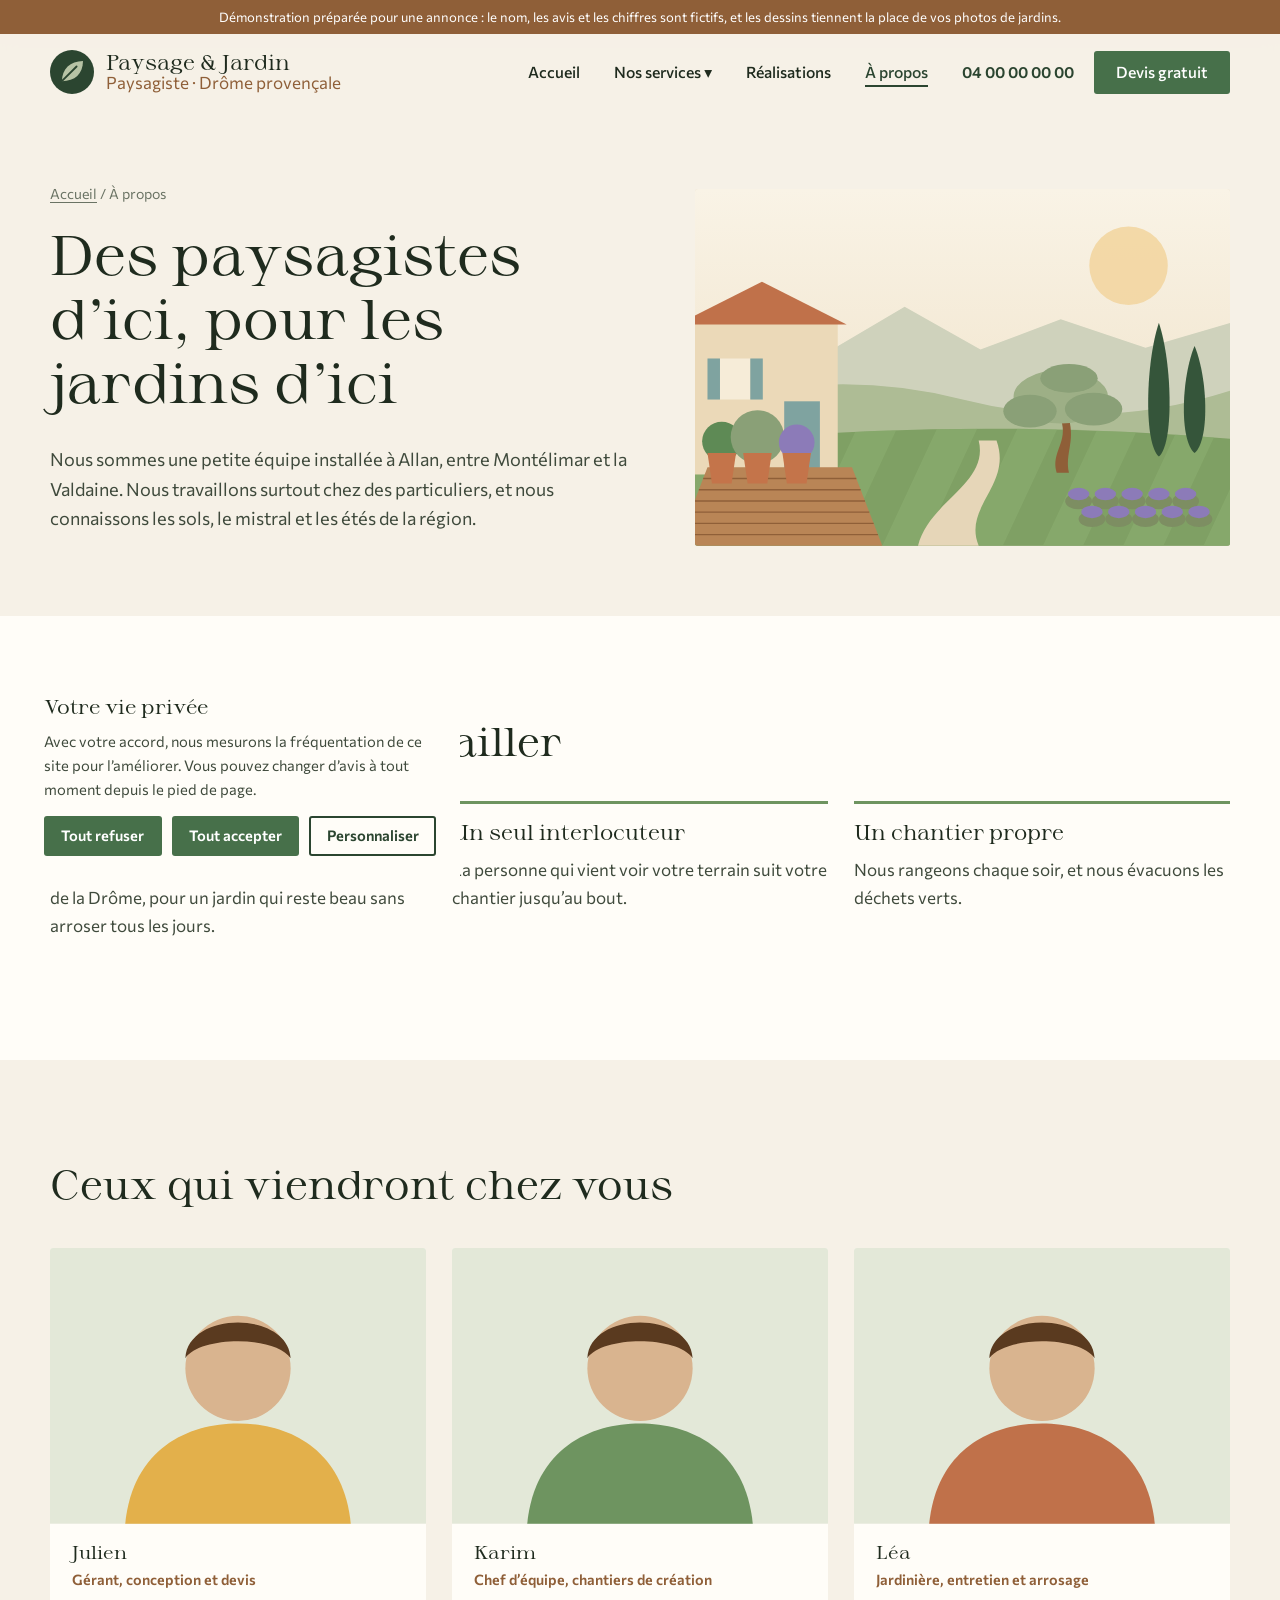
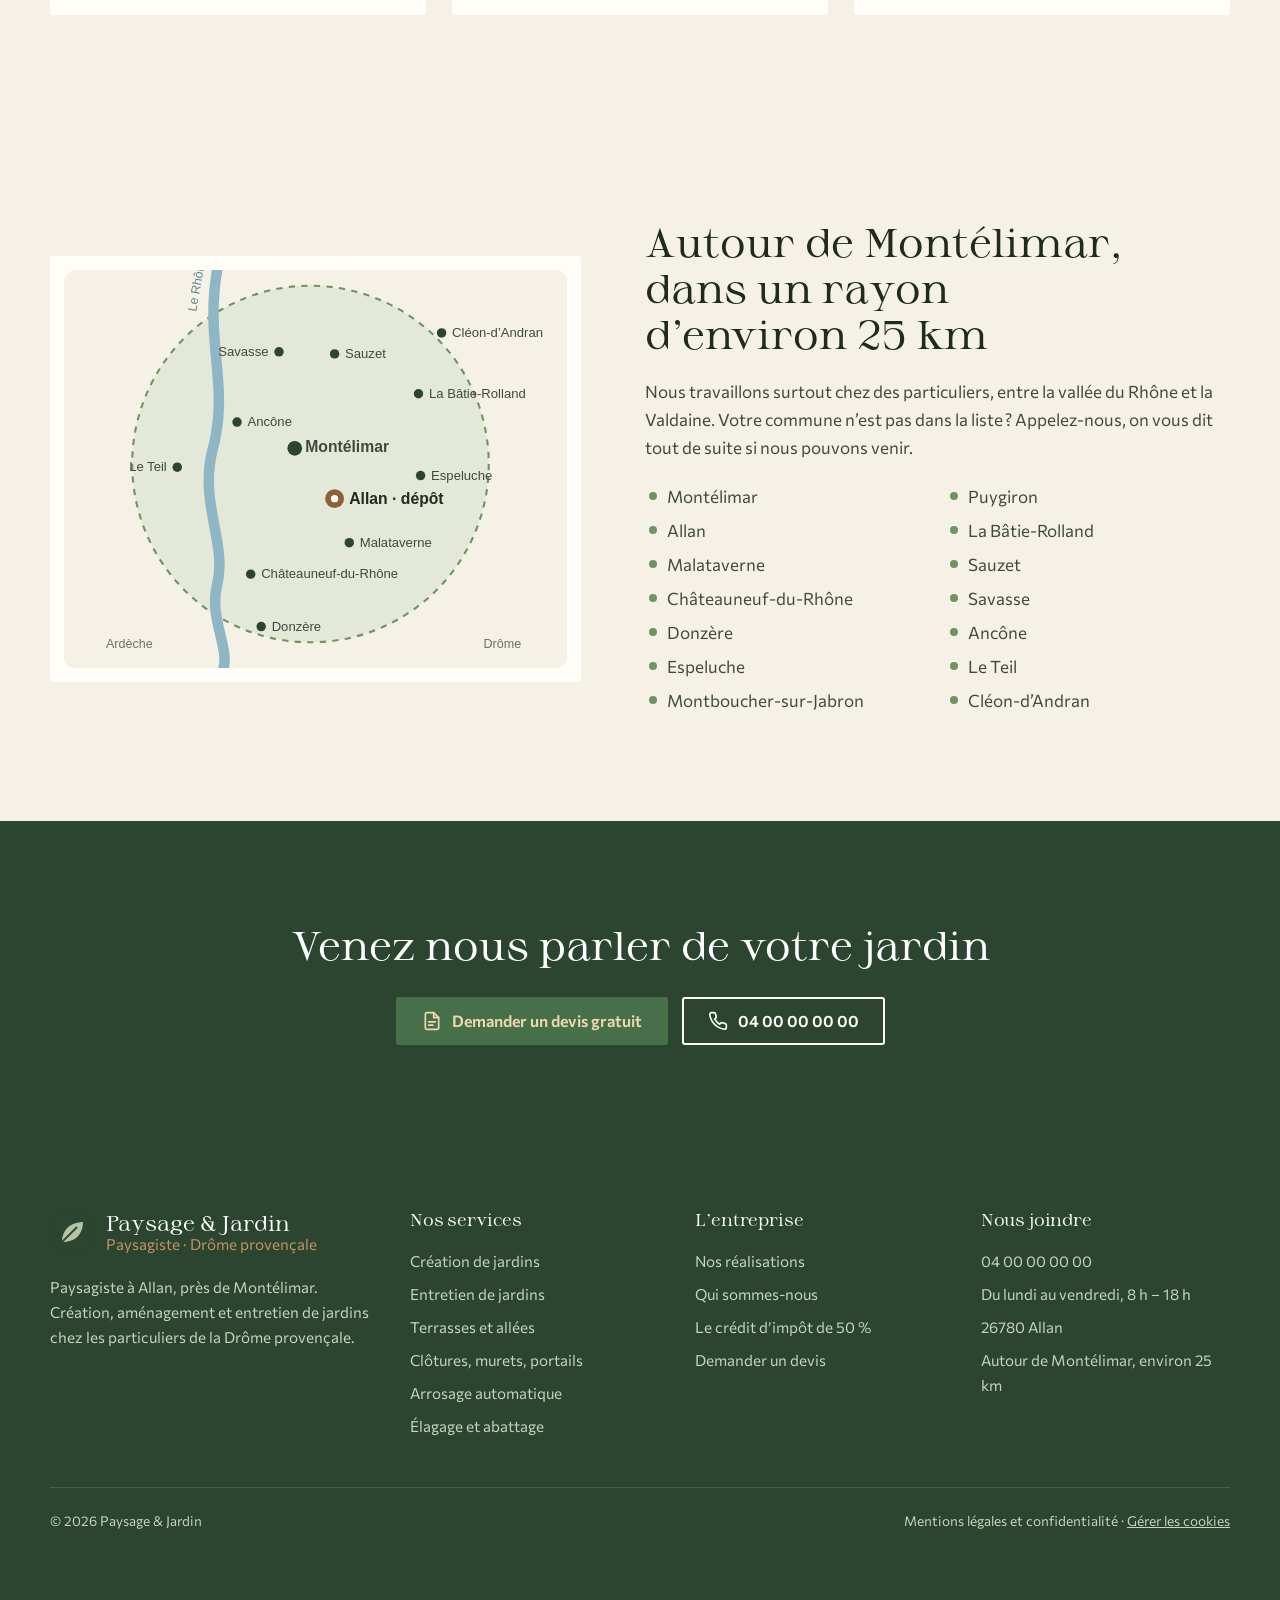
<file: a-propos.html>
<!doctype html>
<html lang="fr">
<head>
  <meta charset="utf-8">
  <meta name="viewport" content="width=device-width, initial-scale=1">
  <title>Qui sommes-nous : paysagistes à Allan | Paysage &amp; Jardin</title>
  <meta name="description" content="Une équipe de paysagistes installée à Allan, près de Montélimar, au service des particuliers de la Drôme provençale.">
  <!-- Démonstration : hors des moteurs de recherche. Le vrai site sera indexé. -->
  <meta name="robots" content="noindex, nofollow">
  <meta property="og:type" content="website">
  <meta property="og:locale" content="fr_FR">
  <meta property="og:title" content="Qui sommes-nous : paysagistes à Allan | Paysage &amp; Jardin">
  <meta property="og:description" content="Une équipe de paysagistes installée à Allan, près de Montélimar, au service des particuliers de la Drôme provençale.">
  <meta name="theme-color" content="#2B4530">
  <link rel="icon" href="data:image/svg+xml,%3Csvg%20xmlns%3D%22http%3A%2F%2Fwww.w3.org%2F2000%2Fsvg%22%20viewBox%3D%220%200%2048%2048%22%20aria-hidden%3D%22true%22%3E%3Ccircle%20cx%3D%2224%22%20cy%3D%2224%22%20r%3D%2224%22%20fill%3D%22%232B4530%22%2F%3E%3Cpath%20d%3D%22M13%2034C13%2021%2022%2012%2036%2012c0%2014-9%2022-23%2022z%22%20fill%3D%22%23B7C3A5%22%2F%3E%3Cpath%20d%3D%22M13.5%2033.5%2029%2018%22%20stroke%3D%22%232B4530%22%20stroke-width%3D%222%22%20stroke-linecap%3D%22round%22%2F%3E%3C%2Fsvg%3E">
  <link rel="preload" href="assets/fonts/sprat.woff2" as="font" type="font/woff2" crossorigin>
  <link rel="preload" href="assets/fonts/commissioner.woff2" as="font" type="font/woff2" crossorigin>
  <link rel="stylesheet" href="assets/style.css">
  <link rel="stylesheet" href="assets/reprise.css">
</head>
<body>
  <div class="bandeau-demo">Démonstration préparée pour une annonce : le nom, les avis et les chiffres sont fictifs, et les dessins tiennent la place de vos photos de jardins.</div>
  <header class="entete">
    <div class="conteneur">
      <a class="marque" href="index.html" aria-label="Paysage &amp; Jardin, accueil"><svg viewBox="0 0 48 48" aria-hidden="true"><circle cx="24" cy="24" r="24" fill="#2B4530"/><path d="M13 34C13 21 22 12 36 12c0 14-9 22-23 22z" fill="#B7C3A5"/><path d="M13.5 33.5 29 18" stroke="#2B4530" stroke-width="2" stroke-linecap="round"/></svg><span class="marque-nom"><strong>Paysage &amp; Jardin</strong><span>Paysagiste · Drôme provençale</span></span></a>
      <button class="bouton-menu" aria-label="Ouvrir le menu" aria-expanded="false" aria-controls="navigation"><span></span><span></span><span></span></button>
      <nav class="nav" id="navigation" aria-label="Navigation principale">
        <ul>
          <li><a href="index.html">Accueil</a></li>
          <li class="sous-menu"><button class="ouvrir-sous-menu" aria-expanded="false">Nos services ▾</button>
            <ul>
              <li><a href="creation-jardin.html">Création et aménagement de jardins</a></li>
              <li><a href="entretien-jardin.html">Entretien d’espaces verts</a></li>
              <li><a href="terrasses-allees.html">Terrasses, allées et dallage</a></li>
              <li><a href="clotures-murets-portails.html">Clôtures, murets et portails</a></li>
              <li><a href="arrosage-automatique.html">Arrosage automatique</a></li>
              <li><a href="elagage-abattage.html">Élagage et abattage</a></li>
            </ul>
          </li>
          <li><a href="realisations.html">Réalisations</a></li>
          <li><a href="a-propos.html" aria-current="page">À propos</a></li>
          <li><a class="tel-entete" href="tel:+33400000000">04 00 00 00 00</a></li>
          <li><a class="bouton" href="contact.html">Devis gratuit</a></li>
        </ul>
      </nav>
    </div>
  </header>
  <main>

    <section class="page-titre">
      <div class="conteneur">
        <div>
          <p class="fil"><a href="index.html">Accueil</a> / À propos</p>
          <h1>Des paysagistes d’ici, pour les jardins d’ici</h1>
          <p class="intro">Nous sommes une petite équipe installée à Allan, entre Montélimar et la Valdaine. Nous travaillons surtout chez des particuliers, et nous connaissons les sols, le mistral et les étés de la région.</p>
        </div>
        <div class="illustration"><svg viewBox="0 0 600 400" role="img" aria-label="Jardin provençal : olivier, cyprès, lavandes et terrasse en bois" preserveAspectRatio="xMidYMid slice">
  <defs><linearGradient id="ciel50" x1="0" y1="0" x2="0" y2="1"><stop offset="0" stop-color="#F9F3E6"/><stop offset="1" stop-color="#EEDFC3"/></linearGradient>
  <clipPath id="sol50"><path d="M0 285 Q300 255 600 280 V400 H0Z"/></clipPath></defs>
  <rect width="600" height="400" fill="url(#ciel50)"/><circle cx="486" cy="86" r="44" fill="#F3D59E" opacity=".85"/>
  <path d="M0 205 L70 168 L140 188 L235 132 L320 180 L410 146 L505 178 L600 150 V400 H0Z" fill="#CFD2BC"/>
  <path d="M0 245 Q150 198 300 236 T600 226 V400 H0Z" fill="#AEBC95"/>
  <path d="M0 285 Q300 255 600 280 V400 H0Z" fill="#7FA064"/><g clip-path="url(#sol50)" fill="#8DB072" opacity=".55"><path d="M-60 400 L10 250 L55 250 L-15 400Z"/><path d="M30 400 L100 250 L145 250 L75 400Z"/><path d="M120 400 L190 250 L235 250 L165 400Z"/><path d="M210 400 L280 250 L325 250 L255 400Z"/><path d="M300 400 L370 250 L415 250 L345 400Z"/><path d="M390 400 L460 250 L505 250 L435 400Z"/><path d="M480 400 L550 250 L595 250 L525 400Z"/><path d="M570 400 L640 250 L685 250 L615 400Z"/></g><rect x="-10" y="150" width="170" height="170" fill="#EBD9B8"/><path d="M-20 152 L75 104 L170 152Z" fill="#C0714A"/><rect x="28" y="190" width="34" height="46" fill="#F6ECD8"/><rect x="14" y="190" width="14" height="46" fill="#7FA3A0"/><rect x="62" y="190" width="14" height="46" fill="#7FA3A0"/><rect x="100" y="238" width="40" height="82" fill="#7FA3A0"/><path d="M520 150 C535 195 537 286 520 300 C503 286 505 195 520 150Z" fill="#35553A"/><path d="M560 176 C575 212 577 282 560 296 C543 282 545 212 560 176Z" fill="#35553A"/><path d="M250 400 C262 350 330 330 318 282 L338 282 C356 332 300 356 318 400Z" fill="#E6D6B8"/><path d="M405.4 318 C398.5 295 419.2 283.5 410 258.2 L419.2 258.2 C426.1 283.5 414.6 297.3 419.2 318Z" fill="#8F5F38"/><ellipse cx="410" cy="232.9" rx="52.9" ry="29.9" fill="#9DAF86"/><ellipse cx="375.5" cy="249" rx="29.9" ry="18.4" fill="#8AA077"/><ellipse cx="446.8" cy="246.7" rx="32.199999999999996" ry="18.4" fill="#8AA077"/><ellipse cx="419.2" cy="212.2" rx="32.199999999999996" ry="16.099999999999998" fill="#8AA077"/><path d="M-20 400 L210 400 L176 312 L14 312Z" fill="#B98556"/><path d="M9.142857142857146 324.57142857142856 L180.85714285714286 324.57142857142856" stroke="#8F5F38" stroke-width="1.5"/><path d="M4.285714285714285 337.14285714285717 L185.71428571428572 337.14285714285717" stroke="#8F5F38" stroke-width="1.5"/><path d="M-0.571428571428573 349.7142857142857 L190.57142857142858 349.7142857142857" stroke="#8F5F38" stroke-width="1.5"/><path d="M-5.428571428571427 362.2857142857143 L195.42857142857142 362.2857142857143" stroke="#8F5F38" stroke-width="1.5"/><path d="M-10.285714285714286 374.8571428571429 L200.28571428571428 374.8571428571429" stroke="#8F5F38" stroke-width="1.5"/><path d="M-15.142857142857142 387.42857142857144 L205.14285714285714 387.42857142857144" stroke="#8F5F38" stroke-width="1.5"/><circle cx="30" cy="282.8" r="22" fill="#5E8A55"/><path d="M14 296 L46 296 L41 330 L19 330Z" fill="#C4744A"/><circle cx="70" cy="278" r="30" fill="#8AA077"/><path d="M54 296 L86 296 L81 330 L59 330Z" fill="#C4744A"/><circle cx="114" cy="284" r="20" fill="#8C7BB8"/><path d="M98 296 L130 296 L125 330 L103 330Z" fill="#C4744A"/><ellipse cx="430" cy="350" rx="15" ry="9" fill="#7D8E62"/><ellipse cx="430" cy="342" rx="12" ry="7" fill="#8C7BB8"/><ellipse cx="460" cy="350" rx="15" ry="9" fill="#7D8E62"/><ellipse cx="460" cy="342" rx="12" ry="7" fill="#8C7BB8"/><ellipse cx="490" cy="350" rx="15" ry="9" fill="#7D8E62"/><ellipse cx="490" cy="342" rx="12" ry="7" fill="#8C7BB8"/><ellipse cx="520" cy="350" rx="15" ry="9" fill="#7D8E62"/><ellipse cx="520" cy="342" rx="12" ry="7" fill="#8C7BB8"/><ellipse cx="550" cy="350" rx="15" ry="9" fill="#7D8E62"/><ellipse cx="550" cy="342" rx="12" ry="7" fill="#8C7BB8"/><ellipse cx="445" cy="370" rx="15" ry="9" fill="#7D8E62"/><ellipse cx="445" cy="362" rx="12" ry="7" fill="#8C7BB8"/><ellipse cx="475" cy="370" rx="15" ry="9" fill="#7D8E62"/><ellipse cx="475" cy="362" rx="12" ry="7" fill="#8C7BB8"/><ellipse cx="505" cy="370" rx="15" ry="9" fill="#7D8E62"/><ellipse cx="505" cy="362" rx="12" ry="7" fill="#8C7BB8"/><ellipse cx="535" cy="370" rx="15" ry="9" fill="#7D8E62"/><ellipse cx="535" cy="362" rx="12" ry="7" fill="#8C7BB8"/><ellipse cx="565" cy="370" rx="15" ry="9" fill="#7D8E62"/><ellipse cx="565" cy="362" rx="12" ry="7" fill="#8C7BB8"/></svg></div>
      </div>
    </section>
    <section class="fond-blanc">
      <div class="conteneur">
        <span class="surtitre">Ce qui compte pour nous</span>
        <h2>Notre façon de travailler</h2>
        <div class="valeurs">
          <div><h3>Des plantes qui tiennent l’été</h3><p>Nous choisissons des végétaux adaptés au climat de la Drôme, pour un jardin qui reste beau sans arroser tous les jours.</p></div>
          <div><h3>Un seul interlocuteur</h3><p>La personne qui vient voir votre terrain suit votre chantier jusqu’au bout.</p></div>
          <div><h3>Un chantier propre</h3><p>Nous rangeons chaque soir, et nous évacuons les déchets verts.</p></div>
        </div>
      </div>
    </section>
    <section>
      <div class="conteneur">
        <span class="surtitre">L’équipe</span>
        <h2>Ceux qui viendront chez vous</h2>
        <div class="equipe">
          <div class="membre"><svg viewBox="0 0 300 220" role="img" aria-label="Portrait de Julien, à remplacer par une photo"><rect width="300" height="220" fill="#E3E8D8"/><circle cx="150" cy="96" r="42" fill="#D9B48F"/><path d="M60 220 C66 160 110 140 150 140 C190 140 234 160 240 220Z" fill="#E3B04B"/><path d="M108 88 C110 50 190 50 192 88 C180 70 120 70 108 88Z" fill="#5A3A1F"/></svg><div class="corps"><h3>Julien</h3><span class="role">Gérant, conception et devis</span></div></div>
          <div class="membre"><svg viewBox="0 0 300 220" role="img" aria-label="Portrait de Karim, à remplacer par une photo"><rect width="300" height="220" fill="#E3E8D8"/><circle cx="150" cy="96" r="42" fill="#D9B48F"/><path d="M60 220 C66 160 110 140 150 140 C190 140 234 160 240 220Z" fill="#6E9460"/><path d="M108 88 C110 50 190 50 192 88 C180 70 120 70 108 88Z" fill="#5A3A1F"/></svg><div class="corps"><h3>Karim</h3><span class="role">Chef d’équipe, chantiers de création</span></div></div>
          <div class="membre"><svg viewBox="0 0 300 220" role="img" aria-label="Portrait de Léa, à remplacer par une photo"><rect width="300" height="220" fill="#E3E8D8"/><circle cx="150" cy="96" r="42" fill="#D9B48F"/><path d="M60 220 C66 160 110 140 150 140 C190 140 234 160 240 220Z" fill="#C0714A"/><path d="M108 88 C110 50 190 50 192 88 C180 70 120 70 108 88Z" fill="#5A3A1F"/></svg><div class="corps"><h3>Léa</h3><span class="role">Jardinière, entretien et arrosage</span></div></div>
        </div>
      </div>
    </section>
    
    <section>
      <div class="conteneur bloc-zone">
        <div class="carte-zone"><svg viewBox="80 40 480 380" role="img" aria-label="Carte de notre zone d'intervention autour de Montélimar" font-family="Inter, sans-serif">
    <rect x="80" y="40" width="480" height="380" fill="#F6F1E7" rx="12"/>
    <circle cx="315" cy="225" r="170" fill="#E3E8D8" stroke="#6E9460" stroke-width="2" stroke-dasharray="6 6"/>
    <path d="M226 40 C214 110 238 150 222 210 C208 262 236 300 226 340 C218 372 238 400 232 420" fill="none" stroke="#8FB6C4" stroke-width="10" stroke-linecap="round"/>
    <text x="206" y="80" font-size="12" fill="#5C8797" transform="rotate(-80 206 80)">Le Rhône</text>
    <text x="120" y="400" font-size="12" fill="#6A7364">Ardèche</text><text x="480" y="400" font-size="12" fill="#6A7364">Drôme</text>
    <g><circle cx="300" cy="210" r="7" fill="#2B4530"/><text x="310" y="214" font-size="15" font-weight="700" text-anchor="start" fill="#3F4A3C">Montélimar</text></g><g><circle cx="420" cy="236" r="4.5" fill="#2B4530"/><text x="430" y="240" font-size="12.5"  text-anchor="start" fill="#3F4A3C">Espeluche</text></g><g><circle cx="418" cy="158" r="4.5" fill="#2B4530"/><text x="428" y="162" font-size="12.5"  text-anchor="start" fill="#3F4A3C">La Bâtie-Rolland</text></g><g><circle cx="440" cy="100" r="4.5" fill="#2B4530"/><text x="450" y="104" font-size="12.5"  text-anchor="start" fill="#3F4A3C">Cléon-d’Andran</text></g><g><circle cx="338" cy="120" r="4.5" fill="#2B4530"/><text x="348" y="124" font-size="12.5"  text-anchor="start" fill="#3F4A3C">Sauzet</text></g><g><circle cx="285" cy="118" r="4.5" fill="#2B4530"/><text x="275" y="122" font-size="12.5"  text-anchor="end" fill="#3F4A3C">Savasse</text></g><g><circle cx="245" cy="185" r="4.5" fill="#2B4530"/><text x="255" y="189" font-size="12.5"  text-anchor="start" fill="#3F4A3C">Ancône</text></g><g><circle cx="188" cy="228" r="4.5" fill="#2B4530"/><text x="178" y="232" font-size="12.5"  text-anchor="end" fill="#3F4A3C">Le Teil</text></g><g><circle cx="258" cy="330" r="4.5" fill="#2B4530"/><text x="268" y="334" font-size="12.5"  text-anchor="start" fill="#3F4A3C">Châteauneuf-du-Rhône</text></g><g><circle cx="352" cy="300" r="4.5" fill="#2B4530"/><text x="362" y="304" font-size="12.5"  text-anchor="start" fill="#3F4A3C">Malataverne</text></g><g><circle cx="268" cy="380" r="4.5" fill="#2B4530"/><text x="278" y="384" font-size="12.5"  text-anchor="start" fill="#3F4A3C">Donzère</text></g><g><circle cx="338" cy="258" r="9" fill="#8F5F38"/><circle cx="338" cy="258" r="3.5" fill="#fff"/><text x="352" y="263" font-size="15" font-weight="700" fill="#1F2B1E">Allan · dépôt</text></g>
  </svg></div>
        <div>
          <span class="surtitre">Zone d’intervention</span>
          <h2>Autour de Montélimar, dans un rayon d’environ 25 km</h2>
          <p>Nous travaillons surtout chez des particuliers, entre la vallée du Rhône et la Valdaine. Votre commune n’est pas dans la liste ? Appelez-nous, on vous dit tout de suite si nous pouvons venir.</p>
          <ul class="communes"><li>Montélimar</li><li>Allan</li><li>Malataverne</li><li>Châteauneuf-du-Rhône</li><li>Donzère</li><li>Espeluche</li><li>Montboucher-sur-Jabron</li><li>Puygiron</li><li>La Bâtie-Rolland</li><li>Sauzet</li><li>Savasse</li><li>Ancône</li><li>Le Teil</li><li>Cléon-d’Andran</li></ul>
        </div>
      </div>
    </section>
    <section class="fond-foret appel">
      <div class="conteneur"><h2>Venez nous parler de votre jardin</h2><div class="boutons"><a class="bouton" href="contact.html"><svg viewBox="0 0 24 24" fill="none" stroke="currentColor" stroke-width="2" stroke-linecap="round" stroke-linejoin="round" aria-hidden="true"><path d="M14 2H6a2 2 0 0 0-2 2v16a2 2 0 0 0 2 2h12a2 2 0 0 0 2-2V8z"/><path d="M14 2v6h6M8 13h8M8 17h5"/></svg>Demander un devis gratuit</a><a class="bouton bouton-ligne" href="tel:+33400000000"><svg viewBox="0 0 24 24" fill="none" stroke="currentColor" stroke-width="2" stroke-linecap="round" stroke-linejoin="round" aria-hidden="true"><path d="M22 16.9v3a2 2 0 0 1-2.2 2 19.8 19.8 0 0 1-8.6-3.1 19.5 19.5 0 0 1-6-6A19.8 19.8 0 0 1 2.1 4.2 2 2 0 0 1 4.1 2h3a2 2 0 0 1 2 1.7c.1.9.4 1.8.7 2.7a2 2 0 0 1-.5 2.1L8 9.8a16 16 0 0 0 6 6l1.3-1.3a2 2 0 0 1 2.1-.4c.9.3 1.8.6 2.7.7a2 2 0 0 1 1.7 2z"/></svg>04 00 00 00 00</a></div></div>
    </section>
  </main>
  <footer class="pied">
    <div class="conteneur">
      <div class="grille">
        <div>
          <a class="marque" href="index.html" aria-label="Accueil"><svg viewBox="0 0 48 48" aria-hidden="true"><circle cx="24" cy="24" r="24" fill="#2B4530"/><path d="M13 34C13 21 22 12 36 12c0 14-9 22-23 22z" fill="#B7C3A5"/><path d="M13.5 33.5 29 18" stroke="#2B4530" stroke-width="2" stroke-linecap="round"/></svg><span class="marque-nom"><strong>Paysage &amp; Jardin</strong><span>Paysagiste · Drôme provençale</span></span></a>
          <p style="margin-top:20px;max-width:330px">Paysagiste à Allan, près de Montélimar. Création, aménagement et entretien de jardins chez les particuliers de la Drôme provençale.</p>
        </div>
        <div>
          <h4>Nos services</h4>
          <ul><li><a href="creation-jardin.html">Création de jardins</a></li><li><a href="entretien-jardin.html">Entretien de jardins</a></li><li><a href="terrasses-allees.html">Terrasses et allées</a></li><li><a href="clotures-murets-portails.html">Clôtures, murets, portails</a></li><li><a href="arrosage-automatique.html">Arrosage automatique</a></li><li><a href="elagage-abattage.html">Élagage et abattage</a></li></ul>
        </div>
        <div>
          <h4>L’entreprise</h4>
          <ul><li><a href="realisations.html">Nos réalisations</a></li><li><a href="a-propos.html">Qui sommes-nous</a></li><li><a href="entretien-jardin.html#credit-impot">Le crédit d’impôt de 50 %</a></li><li><a href="contact.html">Demander un devis</a></li></ul>
        </div>
        <div>
          <h4>Nous joindre</h4>
          <ul><li><a href="tel:+33400000000">04 00 00 00 00</a></li><li>Du lundi au vendredi, 8 h – 18 h</li><li>26780 Allan</li><li>Autour de Montélimar, environ 25 km</li></ul>
        </div>
      </div>
      <div class="pied-bas">
        <span>© <span data-annee>2026</span> Paysage &amp; Jardin</span>
        <span><a href="mentions-legales.html">Mentions légales et confidentialité</a> · <button class="lien-bouton" data-gerer-cookies>Gérer les cookies</button></span>
      </div>
    </div>
  </footer>
  <div class="barre-mobile">
    <a class="bouton bouton-ligne" href="tel:+33400000000"><svg viewBox="0 0 24 24" fill="none" stroke="currentColor" stroke-width="2" stroke-linecap="round" stroke-linejoin="round" aria-hidden="true"><path d="M22 16.9v3a2 2 0 0 1-2.2 2 19.8 19.8 0 0 1-8.6-3.1 19.5 19.5 0 0 1-6-6A19.8 19.8 0 0 1 2.1 4.2 2 2 0 0 1 4.1 2h3a2 2 0 0 1 2 1.7c.1.9.4 1.8.7 2.7a2 2 0 0 1-.5 2.1L8 9.8a16 16 0 0 0 6 6l1.3-1.3a2 2 0 0 1 2.1-.4c.9.3 1.8.6 2.7.7a2 2 0 0 1 1.7 2z"/></svg>Appeler</a>
    <a class="bouton" href="contact.html"><svg viewBox="0 0 24 24" fill="none" stroke="currentColor" stroke-width="2" stroke-linecap="round" stroke-linejoin="round" aria-hidden="true"><path d="M14 2H6a2 2 0 0 0-2 2v16a2 2 0 0 0 2 2h12a2 2 0 0 0 2-2V8z"/><path d="M14 2v6h6M8 13h8M8 17h5"/></svg>Demander un devis</a>
  </div>
  <div class="cookies" role="dialog" aria-labelledby="cookies-titre">
    <h2 id="cookies-titre">Votre vie privée</h2>
    <p>Avec votre accord, nous mesurons la fréquentation de ce site pour l’améliorer. Vous pouvez changer d’avis à tout moment depuis le pied de page.</p>
    <div class="cookies-actions">
      <button class="bouton" data-cookies="refuser">Tout refuser</button>
      <button class="bouton" data-cookies="accepter">Tout accepter</button>
      <button class="bouton bouton-ligne" data-cookies="personnaliser">Personnaliser</button>
    </div>
    <div class="cookies-detail">
      <div class="categorie"><div><strong>Nécessaires</strong><span>Mémorisent votre choix pendant six mois. Toujours actifs.</span></div><input type="checkbox" class="interrupteur" checked disabled aria-label="Cookies nécessaires, toujours actifs"></div>
      <div class="categorie"><div><strong>Mesure d’audience</strong><span>Statistiques de fréquentation, sans publicité ni revente.</span></div><input type="checkbox" class="interrupteur" id="mesure-audience" aria-label="Mesure d'audience"></div>
      <div class="cookies-actions"><button class="bouton" data-cookies="enregistrer">Enregistrer mes choix</button></div>
    </div>
  </div>
  <script src="assets/site.js" defer></script>
</body>
</html>
</file>
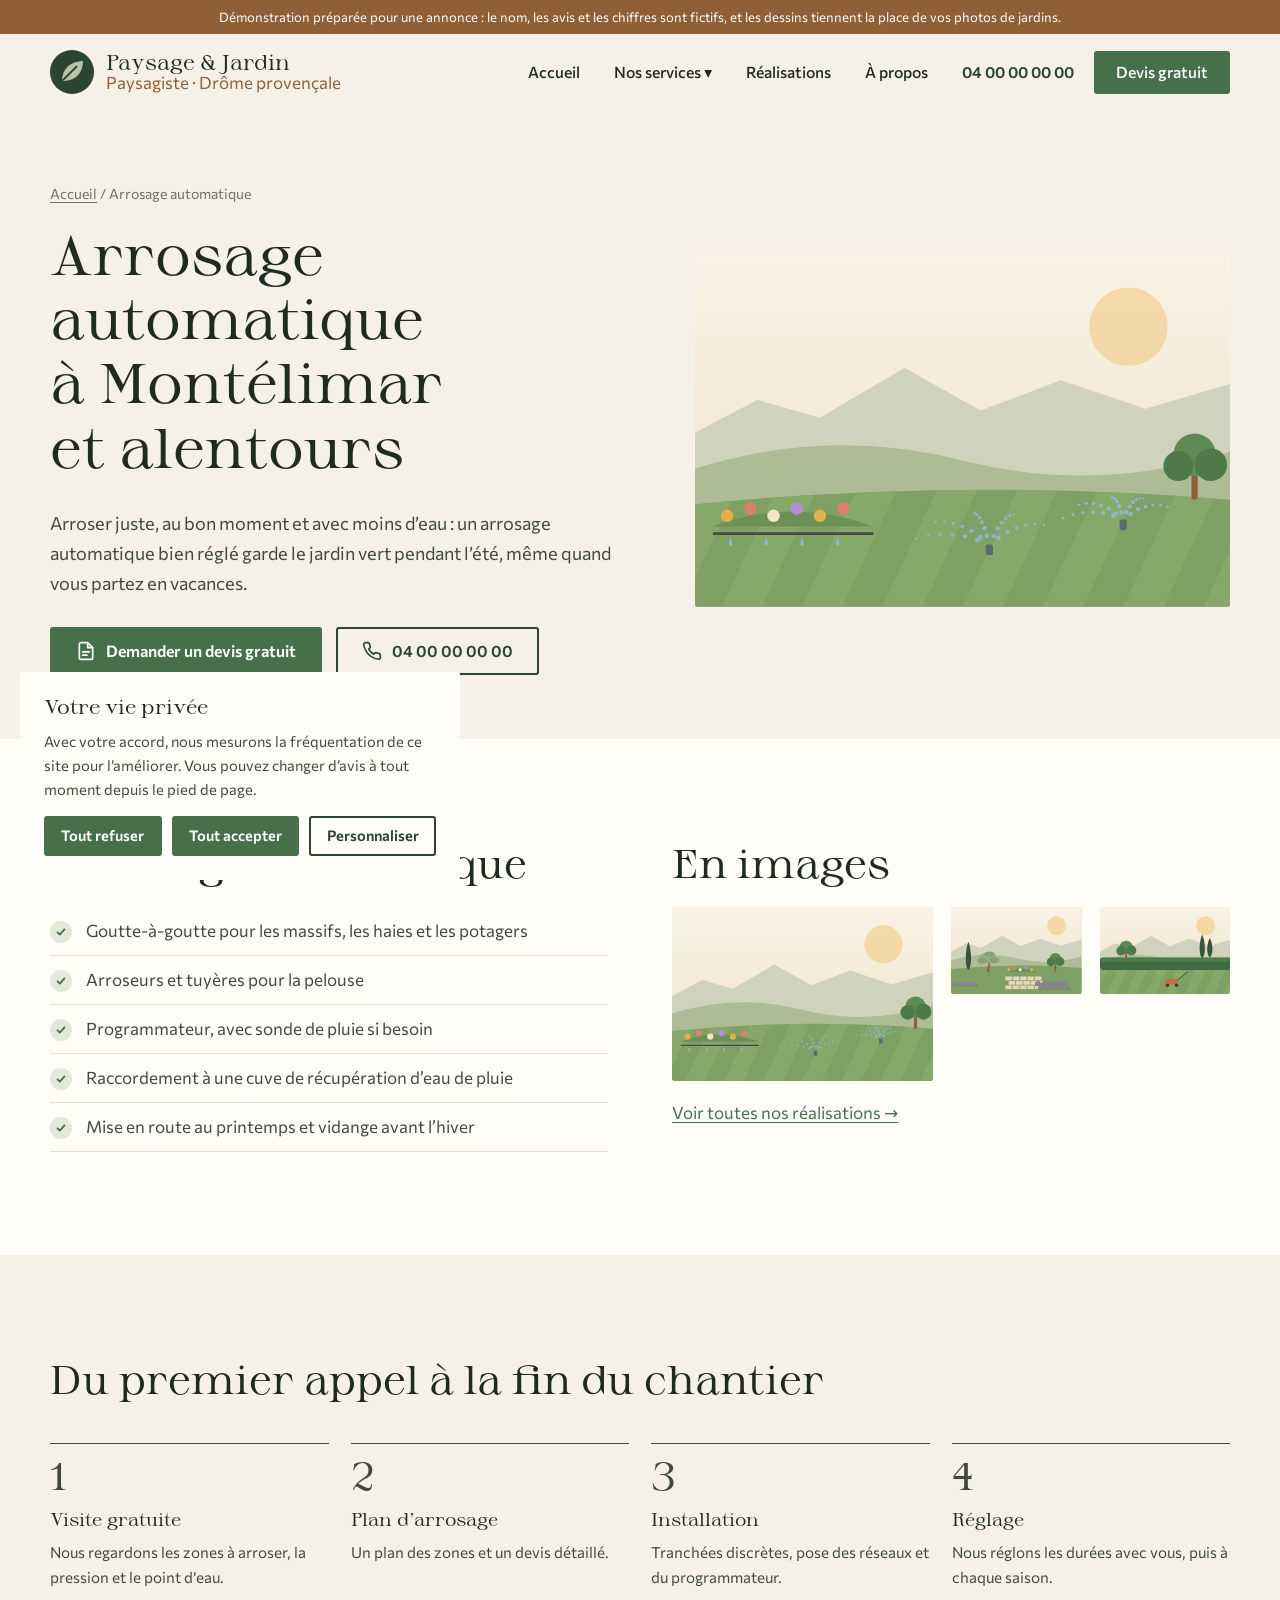
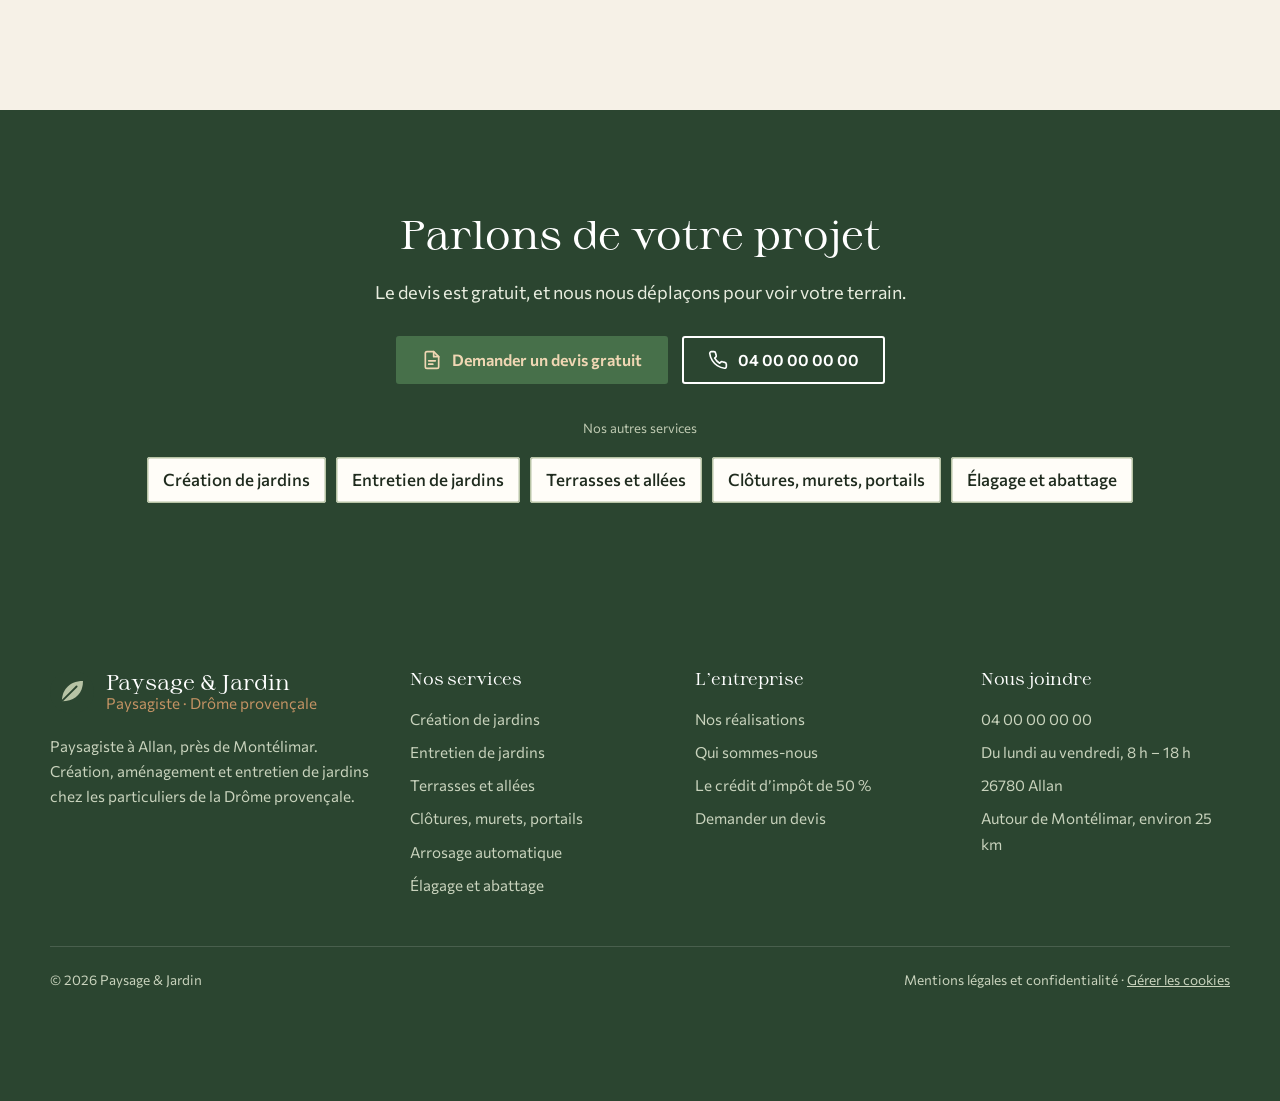
<file: arrosage-automatique.html>
<!doctype html>
<html lang="fr">
<head>
  <meta charset="utf-8">
  <meta name="viewport" content="width=device-width, initial-scale=1">
  <title>Arrosage automatique à Montélimar | Paysage &amp; Jardin</title>
  <meta name="description" content="Arroser juste, au bon moment et avec moins d'eau : goutte-à-goutte, arroseurs et programmateur. Paysagiste à Allan, près de Montélimar. Devis gratuit.">
  <!-- Démonstration : hors des moteurs de recherche. Le vrai site sera indexé. -->
  <meta name="robots" content="noindex, nofollow">
  <meta property="og:type" content="website">
  <meta property="og:locale" content="fr_FR">
  <meta property="og:title" content="Arrosage automatique à Montélimar | Paysage &amp; Jardin">
  <meta property="og:description" content="Arroser juste, au bon moment et avec moins d'eau : goutte-à-goutte, arroseurs et programmateur. Paysagiste à Allan, près de Montélimar. Devis gratuit.">
  <meta name="theme-color" content="#2B4530">
  <link rel="icon" href="data:image/svg+xml,%3Csvg%20xmlns%3D%22http%3A%2F%2Fwww.w3.org%2F2000%2Fsvg%22%20viewBox%3D%220%200%2048%2048%22%20aria-hidden%3D%22true%22%3E%3Ccircle%20cx%3D%2224%22%20cy%3D%2224%22%20r%3D%2224%22%20fill%3D%22%232B4530%22%2F%3E%3Cpath%20d%3D%22M13%2034C13%2021%2022%2012%2036%2012c0%2014-9%2022-23%2022z%22%20fill%3D%22%23B7C3A5%22%2F%3E%3Cpath%20d%3D%22M13.5%2033.5%2029%2018%22%20stroke%3D%22%232B4530%22%20stroke-width%3D%222%22%20stroke-linecap%3D%22round%22%2F%3E%3C%2Fsvg%3E">
  <link rel="preload" href="assets/fonts/sprat.woff2" as="font" type="font/woff2" crossorigin>
  <link rel="preload" href="assets/fonts/commissioner.woff2" as="font" type="font/woff2" crossorigin>
  <link rel="stylesheet" href="assets/style.css">
  <link rel="stylesheet" href="assets/reprise.css">
</head>
<body>
  <div class="bandeau-demo">Démonstration préparée pour une annonce : le nom, les avis et les chiffres sont fictifs, et les dessins tiennent la place de vos photos de jardins.</div>
  <header class="entete">
    <div class="conteneur">
      <a class="marque" href="index.html" aria-label="Paysage &amp; Jardin, accueil"><svg viewBox="0 0 48 48" aria-hidden="true"><circle cx="24" cy="24" r="24" fill="#2B4530"/><path d="M13 34C13 21 22 12 36 12c0 14-9 22-23 22z" fill="#B7C3A5"/><path d="M13.5 33.5 29 18" stroke="#2B4530" stroke-width="2" stroke-linecap="round"/></svg><span class="marque-nom"><strong>Paysage &amp; Jardin</strong><span>Paysagiste · Drôme provençale</span></span></a>
      <button class="bouton-menu" aria-label="Ouvrir le menu" aria-expanded="false" aria-controls="navigation"><span></span><span></span><span></span></button>
      <nav class="nav" id="navigation" aria-label="Navigation principale">
        <ul>
          <li><a href="index.html">Accueil</a></li>
          <li class="sous-menu"><button class="ouvrir-sous-menu" aria-expanded="false">Nos services ▾</button>
            <ul>
              <li><a href="creation-jardin.html">Création et aménagement de jardins</a></li>
              <li><a href="entretien-jardin.html">Entretien d’espaces verts</a></li>
              <li><a href="terrasses-allees.html">Terrasses, allées et dallage</a></li>
              <li><a href="clotures-murets-portails.html">Clôtures, murets et portails</a></li>
              <li><a href="arrosage-automatique.html" aria-current="page">Arrosage automatique</a></li>
              <li><a href="elagage-abattage.html">Élagage et abattage</a></li>
            </ul>
          </li>
          <li><a href="realisations.html">Réalisations</a></li>
          <li><a href="a-propos.html">À propos</a></li>
          <li><a class="tel-entete" href="tel:+33400000000">04 00 00 00 00</a></li>
          <li><a class="bouton" href="contact.html">Devis gratuit</a></li>
        </ul>
      </nav>
    </div>
  </header>
  <main>

    <section class="page-titre">
      <div class="conteneur">
        <div>
          <p class="fil"><a href="index.html">Accueil</a> / Arrosage automatique</p>
          <h1>Arrosage automatique à Montélimar et alentours</h1>
          <p class="intro">Arroser juste, au bon moment et avec moins d’eau : un arrosage automatique bien réglé garde le jardin vert pendant l’été, même quand vous partez en vacances.</p>
          <div class="boutons"><a class="bouton" href="contact.html?travaux=arrosage-automatique"><svg viewBox="0 0 24 24" fill="none" stroke="currentColor" stroke-width="2" stroke-linecap="round" stroke-linejoin="round" aria-hidden="true"><path d="M14 2H6a2 2 0 0 0-2 2v16a2 2 0 0 0 2 2h12a2 2 0 0 0 2-2V8z"/><path d="M14 2v6h6M8 13h8M8 17h5"/></svg>Demander un devis gratuit</a><a class="bouton bouton-ligne" href="tel:+33400000000"><svg viewBox="0 0 24 24" fill="none" stroke="currentColor" stroke-width="2" stroke-linecap="round" stroke-linejoin="round" aria-hidden="true"><path d="M22 16.9v3a2 2 0 0 1-2.2 2 19.8 19.8 0 0 1-8.6-3.1 19.5 19.5 0 0 1-6-6A19.8 19.8 0 0 1 2.1 4.2 2 2 0 0 1 4.1 2h3a2 2 0 0 1 2 1.7c.1.9.4 1.8.7 2.7a2 2 0 0 1-.5 2.1L8 9.8a16 16 0 0 0 6 6l1.3-1.3a2 2 0 0 1 2.1-.4c.9.3 1.8.6 2.7.7a2 2 0 0 1 1.7 2z"/></svg>04 00 00 00 00</a></div>
        </div>
        <div class="illustration"><svg viewBox="0 0 600 400" role="img" aria-label="Arrosage automatique : arroseurs et goutte-à-goutte" preserveAspectRatio="xMidYMid slice">
  <defs><linearGradient id="ciel17" x1="0" y1="0" x2="0" y2="1"><stop offset="0" stop-color="#F9F3E6"/><stop offset="1" stop-color="#EEDFC3"/></linearGradient>
  <clipPath id="sol17"><path d="M0 285 Q300 255 600 280 V400 H0Z"/></clipPath></defs>
  <rect width="600" height="400" fill="url(#ciel17)"/><circle cx="486" cy="86" r="44" fill="#F3D59E" opacity=".85"/>
  <path d="M0 205 L70 168 L140 188 L235 132 L320 180 L410 146 L505 178 L600 150 V400 H0Z" fill="#CFD2BC"/>
  <path d="M0 245 Q150 198 300 236 T600 226 V400 H0Z" fill="#AEBC95"/>
  <path d="M0 285 Q300 255 600 280 V400 H0Z" fill="#7FA064"/><g clip-path="url(#sol17)" fill="#8DB072" opacity=".55"><path d="M-60 400 L10 250 L55 250 L-15 400Z"/><path d="M30 400 L100 250 L145 250 L75 400Z"/><path d="M120 400 L190 250 L235 250 L165 400Z"/><path d="M210 400 L280 250 L325 250 L255 400Z"/><path d="M300 400 L370 250 L415 250 L345 400Z"/><path d="M390 400 L460 250 L505 250 L435 400Z"/><path d="M480 400 L550 250 L595 250 L525 400Z"/><path d="M570 400 L640 250 L685 250 L615 400Z"/></g><path d="M20 310 Q110 276 200 310 Z" fill="#6B8F57"/><circle cx="36" cy="298" r="7" fill="#E3B04B"/><circle cx="62" cy="290" r="7" fill="#D9826B"/><circle cx="88" cy="298" r="7" fill="#F2E6C9"/><circle cx="114" cy="290" r="7" fill="#B78FD0"/><circle cx="140" cy="298" r="7" fill="#E3B04B"/><circle cx="166" cy="290" r="7" fill="#D9826B"/><path d="M20 318 H200" stroke="#4A4A45" stroke-width="3"/><path d="M40 322 q-4 8 0 10 q4 -2 0 -10Z" fill="#8FB6C4"/><path d="M80 322 q-4 8 0 10 q4 -2 0 -10Z" fill="#8FB6C4"/><path d="M120 322 q-4 8 0 10 q4 -2 0 -10Z" fill="#8FB6C4"/><path d="M160 322 q-4 8 0 10 q4 -2 0 -10Z" fill="#8FB6C4"/><rect x="326" y="330" width="8" height="12" rx="2" fill="#5A6A70"/><circle cx="316.3" cy="325.2" r="2.6" fill="#8FB6C4"/><circle cx="302.6" cy="321.2" r="2.35" fill="#8FB6C4"/><circle cx="288.8" cy="319.1" r="2.1" fill="#8FB6C4"/><circle cx="275.1" cy="318.7" r="1.85" fill="#8FB6C4"/><circle cx="261.4" cy="320.2" r="1.6" fill="#8FB6C4"/><circle cx="247.7" cy="323.5" r="1.35" fill="#8FB6C4"/><circle cx="319.9" cy="322.1" r="2.6" fill="#8FB6C4"/><circle cx="309.8" cy="315.0" r="2.35" fill="#8FB6C4"/><circle cx="299.7" cy="309.8" r="2.1" fill="#8FB6C4"/><circle cx="289.6" cy="306.4" r="1.85" fill="#8FB6C4"/><circle cx="279.5" cy="304.8" r="1.6" fill="#8FB6C4"/><circle cx="269.4" cy="304.9" r="1.35" fill="#8FB6C4"/><circle cx="327.2" cy="320.5" r="2.6" fill="#8FB6C4"/><circle cx="324.5" cy="311.8" r="2.35" fill="#8FB6C4"/><circle cx="321.7" cy="305.0" r="2.1" fill="#8FB6C4"/><circle cx="319.0" cy="300.0" r="1.85" fill="#8FB6C4"/><circle cx="316.2" cy="296.7" r="1.6" fill="#8FB6C4"/><circle cx="313.5" cy="295.3" r="1.35" fill="#8FB6C4"/><circle cx="334.6" cy="320.6" r="2.6" fill="#8FB6C4"/><circle cx="339.1" cy="312.2" r="2.35" fill="#8FB6C4"/><circle cx="343.7" cy="305.5" r="2.1" fill="#8FB6C4"/><circle cx="348.2" cy="300.7" r="1.85" fill="#8FB6C4"/><circle cx="352.8" cy="297.6" r="1.6" fill="#8FB6C4"/><circle cx="357.3" cy="296.4" r="1.35" fill="#8FB6C4"/><circle cx="340.2" cy="322.6" r="2.6" fill="#8FB6C4"/><circle cx="350.4" cy="316.1" r="2.35" fill="#8FB6C4"/><circle cx="360.5" cy="311.4" r="2.1" fill="#8FB6C4"/><circle cx="370.7" cy="308.4" r="1.85" fill="#8FB6C4"/><circle cx="380.9" cy="307.3" r="1.6" fill="#8FB6C4"/><circle cx="391.1" cy="308.0" r="1.35" fill="#8FB6C4"/><rect x="476" y="302" width="8" height="12" rx="2" fill="#5A6A70"/><circle cx="468.8" cy="298.0" r="2.6" fill="#8FB6C4"/><circle cx="457.6" cy="295.0" r="2.35" fill="#8FB6C4"/><circle cx="446.3" cy="293.7" r="2.1" fill="#8FB6C4"/><circle cx="435.1" cy="294.3" r="1.85" fill="#8FB6C4"/><circle cx="423.9" cy="296.6" r="1.6" fill="#8FB6C4"/><circle cx="412.7" cy="300.7" r="1.35" fill="#8FB6C4"/><circle cx="471.7" cy="295.5" r="2.6" fill="#8FB6C4"/><circle cx="463.5" cy="289.9" r="2.35" fill="#8FB6C4"/><circle cx="455.2" cy="286.1" r="2.1" fill="#8FB6C4"/><circle cx="447.0" cy="284.1" r="1.85" fill="#8FB6C4"/><circle cx="438.7" cy="284.0" r="1.6" fill="#8FB6C4"/><circle cx="430.4" cy="285.6" r="1.35" fill="#8FB6C4"/><circle cx="477.7" cy="294.2" r="2.6" fill="#8FB6C4"/><circle cx="475.5" cy="287.3" r="2.35" fill="#8FB6C4"/><circle cx="473.2" cy="282.2" r="2.1" fill="#8FB6C4"/><circle cx="471.0" cy="278.9" r="1.85" fill="#8FB6C4"/><circle cx="468.7" cy="277.4" r="1.6" fill="#8FB6C4"/><circle cx="466.5" cy="277.7" r="1.35" fill="#8FB6C4"/><circle cx="483.7" cy="294.3" r="2.6" fill="#8FB6C4"/><circle cx="487.5" cy="287.6" r="2.35" fill="#8FB6C4"/><circle cx="491.2" cy="282.6" r="2.1" fill="#8FB6C4"/><circle cx="494.9" cy="279.5" r="1.85" fill="#8FB6C4"/><circle cx="498.6" cy="278.1" r="1.6" fill="#8FB6C4"/><circle cx="502.4" cy="278.6" r="1.35" fill="#8FB6C4"/><circle cx="488.3" cy="295.9" r="2.6" fill="#8FB6C4"/><circle cx="496.7" cy="290.8" r="2.35" fill="#8FB6C4"/><circle cx="505.0" cy="287.4" r="2.1" fill="#8FB6C4"/><circle cx="513.3" cy="285.8" r="1.85" fill="#8FB6C4"/><circle cx="521.7" cy="286.1" r="1.6" fill="#8FB6C4"/><circle cx="530.0" cy="288.1" r="1.35" fill="#8FB6C4"/><rect x="556.5" y="247.8" width="7" height="32.199999999999996" rx="3" fill="#8F5F38"/><circle cx="560" cy="229.6" r="23.799999999999997" fill="#5E8A55"/><circle cx="541.8" cy="242.2" r="16.799999999999997" fill="#4E7A48"/><circle cx="578.2" cy="240.8" r="18.2" fill="#4E7A48"/></svg></div>
      </div>
    </section>
    <section class="fond-blanc">
      <div class="conteneur deux-colonnes">
        <div>
          <span class="surtitre">Ce que nous faisons</span>
          <h2>Arrosage automatique</h2>
          <ul class="liste-coches"><li>Goutte-à-goutte pour les massifs, les haies et les potagers</li><li>Arroseurs et tuyères pour la pelouse</li><li>Programmateur, avec sonde de pluie si besoin</li><li>Raccordement à une cuve de récupération d’eau de pluie</li><li>Mise en route au printemps et vidange avant l’hiver</li></ul>
        </div>
        <div>
          <span class="surtitre">Nos chantiers</span>
          <h2>En images</h2>
          <div class="galerie" style="margin-top:0"><div class="illustration"><svg viewBox="0 0 600 400" role="img" aria-label="Arrosage automatique : arroseurs et goutte-à-goutte" preserveAspectRatio="xMidYMid slice">
  <defs><linearGradient id="ciel18" x1="0" y1="0" x2="0" y2="1"><stop offset="0" stop-color="#F9F3E6"/><stop offset="1" stop-color="#EEDFC3"/></linearGradient>
  <clipPath id="sol18"><path d="M0 285 Q300 255 600 280 V400 H0Z"/></clipPath></defs>
  <rect width="600" height="400" fill="url(#ciel18)"/><circle cx="486" cy="86" r="44" fill="#F3D59E" opacity=".85"/>
  <path d="M0 205 L70 168 L140 188 L235 132 L320 180 L410 146 L505 178 L600 150 V400 H0Z" fill="#CFD2BC"/>
  <path d="M0 245 Q150 198 300 236 T600 226 V400 H0Z" fill="#AEBC95"/>
  <path d="M0 285 Q300 255 600 280 V400 H0Z" fill="#7FA064"/><g clip-path="url(#sol18)" fill="#8DB072" opacity=".55"><path d="M-60 400 L10 250 L55 250 L-15 400Z"/><path d="M30 400 L100 250 L145 250 L75 400Z"/><path d="M120 400 L190 250 L235 250 L165 400Z"/><path d="M210 400 L280 250 L325 250 L255 400Z"/><path d="M300 400 L370 250 L415 250 L345 400Z"/><path d="M390 400 L460 250 L505 250 L435 400Z"/><path d="M480 400 L550 250 L595 250 L525 400Z"/><path d="M570 400 L640 250 L685 250 L615 400Z"/></g><path d="M20 310 Q110 276 200 310 Z" fill="#6B8F57"/><circle cx="36" cy="298" r="7" fill="#E3B04B"/><circle cx="62" cy="290" r="7" fill="#D9826B"/><circle cx="88" cy="298" r="7" fill="#F2E6C9"/><circle cx="114" cy="290" r="7" fill="#B78FD0"/><circle cx="140" cy="298" r="7" fill="#E3B04B"/><circle cx="166" cy="290" r="7" fill="#D9826B"/><path d="M20 318 H200" stroke="#4A4A45" stroke-width="3"/><path d="M40 322 q-4 8 0 10 q4 -2 0 -10Z" fill="#8FB6C4"/><path d="M80 322 q-4 8 0 10 q4 -2 0 -10Z" fill="#8FB6C4"/><path d="M120 322 q-4 8 0 10 q4 -2 0 -10Z" fill="#8FB6C4"/><path d="M160 322 q-4 8 0 10 q4 -2 0 -10Z" fill="#8FB6C4"/><rect x="326" y="330" width="8" height="12" rx="2" fill="#5A6A70"/><circle cx="316.3" cy="325.2" r="2.6" fill="#8FB6C4"/><circle cx="302.6" cy="321.2" r="2.35" fill="#8FB6C4"/><circle cx="288.8" cy="319.1" r="2.1" fill="#8FB6C4"/><circle cx="275.1" cy="318.7" r="1.85" fill="#8FB6C4"/><circle cx="261.4" cy="320.2" r="1.6" fill="#8FB6C4"/><circle cx="247.7" cy="323.5" r="1.35" fill="#8FB6C4"/><circle cx="319.9" cy="322.1" r="2.6" fill="#8FB6C4"/><circle cx="309.8" cy="315.0" r="2.35" fill="#8FB6C4"/><circle cx="299.7" cy="309.8" r="2.1" fill="#8FB6C4"/><circle cx="289.6" cy="306.4" r="1.85" fill="#8FB6C4"/><circle cx="279.5" cy="304.8" r="1.6" fill="#8FB6C4"/><circle cx="269.4" cy="304.9" r="1.35" fill="#8FB6C4"/><circle cx="327.2" cy="320.5" r="2.6" fill="#8FB6C4"/><circle cx="324.5" cy="311.8" r="2.35" fill="#8FB6C4"/><circle cx="321.7" cy="305.0" r="2.1" fill="#8FB6C4"/><circle cx="319.0" cy="300.0" r="1.85" fill="#8FB6C4"/><circle cx="316.2" cy="296.7" r="1.6" fill="#8FB6C4"/><circle cx="313.5" cy="295.3" r="1.35" fill="#8FB6C4"/><circle cx="334.6" cy="320.6" r="2.6" fill="#8FB6C4"/><circle cx="339.1" cy="312.2" r="2.35" fill="#8FB6C4"/><circle cx="343.7" cy="305.5" r="2.1" fill="#8FB6C4"/><circle cx="348.2" cy="300.7" r="1.85" fill="#8FB6C4"/><circle cx="352.8" cy="297.6" r="1.6" fill="#8FB6C4"/><circle cx="357.3" cy="296.4" r="1.35" fill="#8FB6C4"/><circle cx="340.2" cy="322.6" r="2.6" fill="#8FB6C4"/><circle cx="350.4" cy="316.1" r="2.35" fill="#8FB6C4"/><circle cx="360.5" cy="311.4" r="2.1" fill="#8FB6C4"/><circle cx="370.7" cy="308.4" r="1.85" fill="#8FB6C4"/><circle cx="380.9" cy="307.3" r="1.6" fill="#8FB6C4"/><circle cx="391.1" cy="308.0" r="1.35" fill="#8FB6C4"/><rect x="476" y="302" width="8" height="12" rx="2" fill="#5A6A70"/><circle cx="468.8" cy="298.0" r="2.6" fill="#8FB6C4"/><circle cx="457.6" cy="295.0" r="2.35" fill="#8FB6C4"/><circle cx="446.3" cy="293.7" r="2.1" fill="#8FB6C4"/><circle cx="435.1" cy="294.3" r="1.85" fill="#8FB6C4"/><circle cx="423.9" cy="296.6" r="1.6" fill="#8FB6C4"/><circle cx="412.7" cy="300.7" r="1.35" fill="#8FB6C4"/><circle cx="471.7" cy="295.5" r="2.6" fill="#8FB6C4"/><circle cx="463.5" cy="289.9" r="2.35" fill="#8FB6C4"/><circle cx="455.2" cy="286.1" r="2.1" fill="#8FB6C4"/><circle cx="447.0" cy="284.1" r="1.85" fill="#8FB6C4"/><circle cx="438.7" cy="284.0" r="1.6" fill="#8FB6C4"/><circle cx="430.4" cy="285.6" r="1.35" fill="#8FB6C4"/><circle cx="477.7" cy="294.2" r="2.6" fill="#8FB6C4"/><circle cx="475.5" cy="287.3" r="2.35" fill="#8FB6C4"/><circle cx="473.2" cy="282.2" r="2.1" fill="#8FB6C4"/><circle cx="471.0" cy="278.9" r="1.85" fill="#8FB6C4"/><circle cx="468.7" cy="277.4" r="1.6" fill="#8FB6C4"/><circle cx="466.5" cy="277.7" r="1.35" fill="#8FB6C4"/><circle cx="483.7" cy="294.3" r="2.6" fill="#8FB6C4"/><circle cx="487.5" cy="287.6" r="2.35" fill="#8FB6C4"/><circle cx="491.2" cy="282.6" r="2.1" fill="#8FB6C4"/><circle cx="494.9" cy="279.5" r="1.85" fill="#8FB6C4"/><circle cx="498.6" cy="278.1" r="1.6" fill="#8FB6C4"/><circle cx="502.4" cy="278.6" r="1.35" fill="#8FB6C4"/><circle cx="488.3" cy="295.9" r="2.6" fill="#8FB6C4"/><circle cx="496.7" cy="290.8" r="2.35" fill="#8FB6C4"/><circle cx="505.0" cy="287.4" r="2.1" fill="#8FB6C4"/><circle cx="513.3" cy="285.8" r="1.85" fill="#8FB6C4"/><circle cx="521.7" cy="286.1" r="1.6" fill="#8FB6C4"/><circle cx="530.0" cy="288.1" r="1.35" fill="#8FB6C4"/><rect x="556.5" y="247.8" width="7" height="32.199999999999996" rx="3" fill="#8F5F38"/><circle cx="560" cy="229.6" r="23.799999999999997" fill="#5E8A55"/><circle cx="541.8" cy="242.2" r="16.799999999999997" fill="#4E7A48"/><circle cx="578.2" cy="240.8" r="18.2" fill="#4E7A48"/></svg></div><div class="illustration"><svg viewBox="0 0 600 400" role="img" aria-label="Jardin créé : massifs fleuris, dallage, olivier et lavandes" preserveAspectRatio="xMidYMid slice">
  <defs><linearGradient id="ciel19" x1="0" y1="0" x2="0" y2="1"><stop offset="0" stop-color="#F9F3E6"/><stop offset="1" stop-color="#EEDFC3"/></linearGradient>
  <clipPath id="sol19"><path d="M0 285 Q300 255 600 280 V400 H0Z"/></clipPath></defs>
  <rect width="600" height="400" fill="url(#ciel19)"/><circle cx="486" cy="86" r="44" fill="#F3D59E" opacity=".85"/>
  <path d="M0 205 L70 168 L140 188 L235 132 L320 180 L410 146 L505 178 L600 150 V400 H0Z" fill="#CFD2BC"/>
  <path d="M0 245 Q150 198 300 236 T600 226 V400 H0Z" fill="#AEBC95"/>
  <path d="M0 285 Q300 255 600 280 V400 H0Z" fill="#7FA064"/><path d="M80 160 C95 199 97 276 80 290 C63 276 65 199 80 160Z" fill="#35553A"/><path d="M166.4 300 C161 282 177.2 273 170 253.2 L177.2 253.2 C182.6 273 173.6 283.8 177.2 300Z" fill="#8F5F38"/><ellipse cx="170" cy="233.39999999999998" rx="41.4" ry="23.400000000000002" fill="#9DAF86"/><ellipse cx="143" cy="246" rx="23.400000000000002" ry="14.4" fill="#8AA077"/><ellipse cx="198.8" cy="244.2" rx="25.2" ry="14.4" fill="#8AA077"/><ellipse cx="177.2" cy="217.2" rx="25.2" ry="12.6" fill="#8AA077"/><path d="M250 300 Q325 266 400 300 Z" fill="#6B8F57"/><circle cx="266" cy="288" r="7" fill="#E3B04B"/><circle cx="292" cy="280" r="7" fill="#D9826B"/><circle cx="318" cy="288" r="7" fill="#F2E6C9"/><circle cx="344" cy="280" r="7" fill="#B78FD0"/><circle cx="370" cy="288" r="7" fill="#E3B04B"/><rect x="250" y="320" width="30" height="16.5" rx="3" fill="#E4D7BD" stroke="#CDBB98"/><rect x="284" y="320" width="30" height="16.5" rx="3" fill="#E4D7BD" stroke="#CDBB98"/><rect x="318" y="320" width="30" height="16.5" rx="3" fill="#E4D7BD" stroke="#CDBB98"/><rect x="352" y="320" width="30" height="16.5" rx="3" fill="#E4D7BD" stroke="#CDBB98"/><rect x="386" y="320" width="30" height="16.5" rx="3" fill="#E4D7BD" stroke="#CDBB98"/><rect x="265" y="340.5" width="30" height="16.5" rx="3" fill="#E4D7BD" stroke="#CDBB98"/><rect x="299" y="340.5" width="30" height="16.5" rx="3" fill="#E4D7BD" stroke="#CDBB98"/><rect x="333" y="340.5" width="30" height="16.5" rx="3" fill="#E4D7BD" stroke="#CDBB98"/><rect x="367" y="340.5" width="30" height="16.5" rx="3" fill="#E4D7BD" stroke="#CDBB98"/><rect x="401" y="340.5" width="30" height="16.5" rx="3" fill="#E4D7BD" stroke="#CDBB98"/><rect x="250" y="361" width="30" height="16.5" rx="3" fill="#E4D7BD" stroke="#CDBB98"/><rect x="284" y="361" width="30" height="16.5" rx="3" fill="#E4D7BD" stroke="#CDBB98"/><rect x="318" y="361" width="30" height="16.5" rx="3" fill="#E4D7BD" stroke="#CDBB98"/><rect x="352" y="361" width="30" height="16.5" rx="3" fill="#E4D7BD" stroke="#CDBB98"/><rect x="386" y="361" width="30" height="16.5" rx="3" fill="#E4D7BD" stroke="#CDBB98"/><rect x="476" y="259.2" width="8" height="36.800000000000004" rx="3" fill="#8F5F38"/><circle cx="480" cy="238.4" r="27.200000000000003" fill="#5E8A55"/><circle cx="459.2" cy="252.8" r="19.200000000000003" fill="#4E7A48"/><circle cx="500.8" cy="251.2" r="20.8" fill="#4E7A48"/><ellipse cx="400" cy="355" rx="15" ry="9" fill="#7D8E62"/><ellipse cx="400" cy="347" rx="12" ry="7" fill="#8C7BB8"/><ellipse cx="430" cy="355" rx="15" ry="9" fill="#7D8E62"/><ellipse cx="430" cy="347" rx="12" ry="7" fill="#8C7BB8"/><ellipse cx="460" cy="355" rx="15" ry="9" fill="#7D8E62"/><ellipse cx="460" cy="347" rx="12" ry="7" fill="#8C7BB8"/><ellipse cx="490" cy="355" rx="15" ry="9" fill="#7D8E62"/><ellipse cx="490" cy="347" rx="12" ry="7" fill="#8C7BB8"/><ellipse cx="520" cy="355" rx="15" ry="9" fill="#7D8E62"/><ellipse cx="520" cy="347" rx="12" ry="7" fill="#8C7BB8"/><ellipse cx="415" cy="375" rx="15" ry="9" fill="#7D8E62"/><ellipse cx="415" cy="367" rx="12" ry="7" fill="#8C7BB8"/><ellipse cx="445" cy="375" rx="15" ry="9" fill="#7D8E62"/><ellipse cx="445" cy="367" rx="12" ry="7" fill="#8C7BB8"/><ellipse cx="475" cy="375" rx="15" ry="9" fill="#7D8E62"/><ellipse cx="475" cy="367" rx="12" ry="7" fill="#8C7BB8"/><ellipse cx="505" cy="375" rx="15" ry="9" fill="#7D8E62"/><ellipse cx="505" cy="367" rx="12" ry="7" fill="#8C7BB8"/><ellipse cx="535" cy="375" rx="15" ry="9" fill="#7D8E62"/><ellipse cx="535" cy="367" rx="12" ry="7" fill="#8C7BB8"/><ellipse cx="20" cy="360" rx="15" ry="9" fill="#7D8E62"/><ellipse cx="20" cy="352" rx="12" ry="7" fill="#8C7BB8"/><ellipse cx="50" cy="360" rx="15" ry="9" fill="#7D8E62"/><ellipse cx="50" cy="352" rx="12" ry="7" fill="#8C7BB8"/><ellipse cx="80" cy="360" rx="15" ry="9" fill="#7D8E62"/><ellipse cx="80" cy="352" rx="12" ry="7" fill="#8C7BB8"/><ellipse cx="110" cy="360" rx="15" ry="9" fill="#7D8E62"/><ellipse cx="110" cy="352" rx="12" ry="7" fill="#8C7BB8"/></svg></div><div class="illustration"><svg viewBox="0 0 600 400" role="img" aria-label="Pelouse tondue et haie taillée" preserveAspectRatio="xMidYMid slice">
  <defs><linearGradient id="ciel20" x1="0" y1="0" x2="0" y2="1"><stop offset="0" stop-color="#F9F3E6"/><stop offset="1" stop-color="#EEDFC3"/></linearGradient>
  <clipPath id="sol20"><path d="M0 285 Q300 255 600 280 V400 H0Z"/></clipPath></defs>
  <rect width="600" height="400" fill="url(#ciel20)"/><circle cx="486" cy="86" r="44" fill="#F3D59E" opacity=".85"/>
  <path d="M0 205 L70 168 L140 188 L235 132 L320 180 L410 146 L505 178 L600 150 V400 H0Z" fill="#CFD2BC"/>
  <path d="M0 245 Q150 198 300 236 T600 226 V400 H0Z" fill="#AEBC95"/>
  <path d="M0 285 Q300 255 600 280 V400 H0Z" fill="#7FA064"/><g clip-path="url(#sol20)" fill="#8DB072" opacity=".55"><path d="M-60 400 L10 250 L55 250 L-15 400Z"/><path d="M30 400 L100 250 L145 250 L75 400Z"/><path d="M120 400 L190 250 L235 250 L165 400Z"/><path d="M210 400 L280 250 L325 250 L255 400Z"/><path d="M300 400 L370 250 L415 250 L345 400Z"/><path d="M390 400 L460 250 L505 250 L435 400Z"/><path d="M480 400 L550 250 L595 250 L525 400Z"/><path d="M570 400 L640 250 L685 250 L615 400Z"/></g><rect x="0" y="232" width="600" height="58" rx="14" fill="#3F6B40"/><rect x="4" y="236" width="592" height="16.240000000000002" rx="8" fill="#4F7D4B"/><rect x="115.5" y="208.6" width="9" height="41.4" rx="3" fill="#8F5F38"/><circle cx="120" cy="185.2" r="30.6" fill="#5E8A55"/><circle cx="96.6" cy="201.4" r="21.6" fill="#4E7A48"/><circle cx="143.4" cy="199.6" r="23.400000000000002" fill="#4E7A48"/><path d="M470 126 C485 159 487 222 470 236 C453 222 455 159 470 126Z" fill="#35553A"/><path d="M505 142 C520 169 522 218 505 232 C488 218 490 169 505 142Z" fill="#35553A"/><g><rect x="300" y="330" width="60" height="26" rx="6" fill="#C0714A"/><circle cx="310" cy="360" r="8" fill="#3B3B38"/><circle cx="352" cy="360" r="8" fill="#3B3B38"/><path d="M360 334 L400 300" stroke="#3B3B38" stroke-width="4" stroke-linecap="round"/></g></svg></div></div>
          <p style="margin-top:18px"><a href="realisations.html">Voir toutes nos réalisations →</a></p>
        </div>
      </div>
    </section>
    <section>
      <div class="conteneur">
        <span class="surtitre">Comment on travaille</span>
        <h2>Du premier appel à la fin du chantier</h2>
        <ol class="etapes"><li><h3>Visite gratuite</h3><p>Nous regardons les zones à arroser, la pression et le point d’eau.</p></li><li><h3>Plan d’arrosage</h3><p>Un plan des zones et un devis détaillé.</p></li><li><h3>Installation</h3><p>Tranchées discrètes, pose des réseaux et du programmateur.</p></li><li><h3>Réglage</h3><p>Nous réglons les durées avec vous, puis à chaque saison.</p></li></ol>
      </div>
    </section>
    <section class="fond-foret appel">
      <div class="conteneur">
        <h2>Parlons de votre projet</h2>
        <p class="intro" style="margin-inline:auto">Le devis est gratuit, et nous nous déplaçons pour voir votre terrain.</p>
        <div class="boutons"><a class="bouton" href="contact.html?travaux=arrosage-automatique"><svg viewBox="0 0 24 24" fill="none" stroke="currentColor" stroke-width="2" stroke-linecap="round" stroke-linejoin="round" aria-hidden="true"><path d="M14 2H6a2 2 0 0 0-2 2v16a2 2 0 0 0 2 2h12a2 2 0 0 0 2-2V8z"/><path d="M14 2v6h6M8 13h8M8 17h5"/></svg>Demander un devis gratuit</a><a class="bouton bouton-ligne" href="tel:+33400000000"><svg viewBox="0 0 24 24" fill="none" stroke="currentColor" stroke-width="2" stroke-linecap="round" stroke-linejoin="round" aria-hidden="true"><path d="M22 16.9v3a2 2 0 0 1-2.2 2 19.8 19.8 0 0 1-8.6-3.1 19.5 19.5 0 0 1-6-6A19.8 19.8 0 0 1 2.1 4.2 2 2 0 0 1 4.1 2h3a2 2 0 0 1 2 1.7c.1.9.4 1.8.7 2.7a2 2 0 0 1-.5 2.1L8 9.8a16 16 0 0 0 6 6l1.3-1.3a2 2 0 0 1 2.1-.4c.9.3 1.8.6 2.7.7a2 2 0 0 1 1.7 2z"/></svg>04 00 00 00 00</a></div>
        <p style="margin-top:34px" class="petit">Nos autres services</p>
        <div class="autres-services" style="justify-content:center"><a href="creation-jardin.html" style="color:#1F2B1E">Création de jardins</a><a href="entretien-jardin.html" style="color:#1F2B1E">Entretien de jardins</a><a href="terrasses-allees.html" style="color:#1F2B1E">Terrasses et allées</a><a href="clotures-murets-portails.html" style="color:#1F2B1E">Clôtures, murets, portails</a><a href="elagage-abattage.html" style="color:#1F2B1E">Élagage et abattage</a></div>
      </div>
    </section>
  </main>
  <footer class="pied">
    <div class="conteneur">
      <div class="grille">
        <div>
          <a class="marque" href="index.html" aria-label="Accueil"><svg viewBox="0 0 48 48" aria-hidden="true"><circle cx="24" cy="24" r="24" fill="#2B4530"/><path d="M13 34C13 21 22 12 36 12c0 14-9 22-23 22z" fill="#B7C3A5"/><path d="M13.5 33.5 29 18" stroke="#2B4530" stroke-width="2" stroke-linecap="round"/></svg><span class="marque-nom"><strong>Paysage &amp; Jardin</strong><span>Paysagiste · Drôme provençale</span></span></a>
          <p style="margin-top:20px;max-width:330px">Paysagiste à Allan, près de Montélimar. Création, aménagement et entretien de jardins chez les particuliers de la Drôme provençale.</p>
        </div>
        <div>
          <h4>Nos services</h4>
          <ul><li><a href="creation-jardin.html">Création de jardins</a></li><li><a href="entretien-jardin.html">Entretien de jardins</a></li><li><a href="terrasses-allees.html">Terrasses et allées</a></li><li><a href="clotures-murets-portails.html">Clôtures, murets, portails</a></li><li><a href="arrosage-automatique.html">Arrosage automatique</a></li><li><a href="elagage-abattage.html">Élagage et abattage</a></li></ul>
        </div>
        <div>
          <h4>L’entreprise</h4>
          <ul><li><a href="realisations.html">Nos réalisations</a></li><li><a href="a-propos.html">Qui sommes-nous</a></li><li><a href="entretien-jardin.html#credit-impot">Le crédit d’impôt de 50 %</a></li><li><a href="contact.html">Demander un devis</a></li></ul>
        </div>
        <div>
          <h4>Nous joindre</h4>
          <ul><li><a href="tel:+33400000000">04 00 00 00 00</a></li><li>Du lundi au vendredi, 8 h – 18 h</li><li>26780 Allan</li><li>Autour de Montélimar, environ 25 km</li></ul>
        </div>
      </div>
      <div class="pied-bas">
        <span>© <span data-annee>2026</span> Paysage &amp; Jardin</span>
        <span><a href="mentions-legales.html">Mentions légales et confidentialité</a> · <button class="lien-bouton" data-gerer-cookies>Gérer les cookies</button></span>
      </div>
    </div>
  </footer>
  <div class="barre-mobile">
    <a class="bouton bouton-ligne" href="tel:+33400000000"><svg viewBox="0 0 24 24" fill="none" stroke="currentColor" stroke-width="2" stroke-linecap="round" stroke-linejoin="round" aria-hidden="true"><path d="M22 16.9v3a2 2 0 0 1-2.2 2 19.8 19.8 0 0 1-8.6-3.1 19.5 19.5 0 0 1-6-6A19.8 19.8 0 0 1 2.1 4.2 2 2 0 0 1 4.1 2h3a2 2 0 0 1 2 1.7c.1.9.4 1.8.7 2.7a2 2 0 0 1-.5 2.1L8 9.8a16 16 0 0 0 6 6l1.3-1.3a2 2 0 0 1 2.1-.4c.9.3 1.8.6 2.7.7a2 2 0 0 1 1.7 2z"/></svg>Appeler</a>
    <a class="bouton" href="contact.html"><svg viewBox="0 0 24 24" fill="none" stroke="currentColor" stroke-width="2" stroke-linecap="round" stroke-linejoin="round" aria-hidden="true"><path d="M14 2H6a2 2 0 0 0-2 2v16a2 2 0 0 0 2 2h12a2 2 0 0 0 2-2V8z"/><path d="M14 2v6h6M8 13h8M8 17h5"/></svg>Demander un devis</a>
  </div>
  <div class="cookies" role="dialog" aria-labelledby="cookies-titre">
    <h2 id="cookies-titre">Votre vie privée</h2>
    <p>Avec votre accord, nous mesurons la fréquentation de ce site pour l’améliorer. Vous pouvez changer d’avis à tout moment depuis le pied de page.</p>
    <div class="cookies-actions">
      <button class="bouton" data-cookies="refuser">Tout refuser</button>
      <button class="bouton" data-cookies="accepter">Tout accepter</button>
      <button class="bouton bouton-ligne" data-cookies="personnaliser">Personnaliser</button>
    </div>
    <div class="cookies-detail">
      <div class="categorie"><div><strong>Nécessaires</strong><span>Mémorisent votre choix pendant six mois. Toujours actifs.</span></div><input type="checkbox" class="interrupteur" checked disabled aria-label="Cookies nécessaires, toujours actifs"></div>
      <div class="categorie"><div><strong>Mesure d’audience</strong><span>Statistiques de fréquentation, sans publicité ni revente.</span></div><input type="checkbox" class="interrupteur" id="mesure-audience" aria-label="Mesure d'audience"></div>
      <div class="cookies-actions"><button class="bouton" data-cookies="enregistrer">Enregistrer mes choix</button></div>
    </div>
  </div>
  <script src="assets/site.js" defer></script>
</body>
</html>
</file>
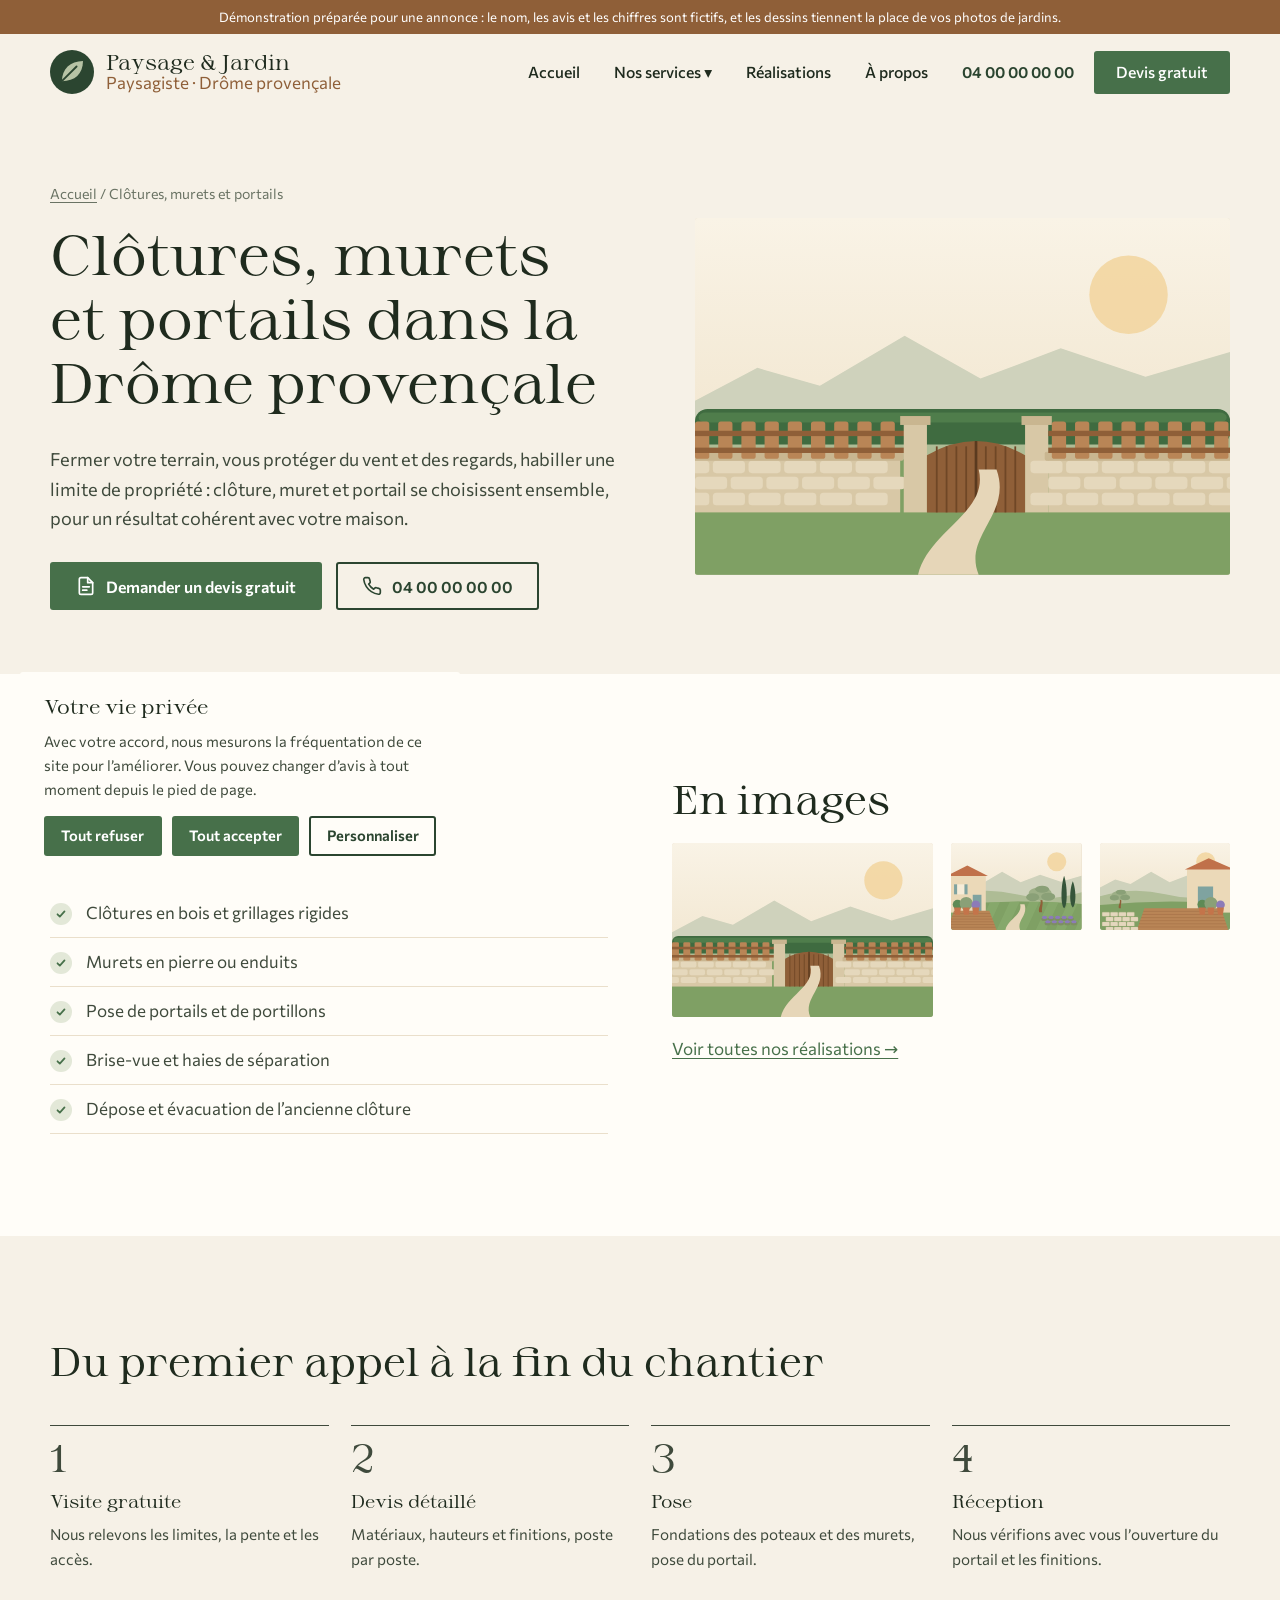
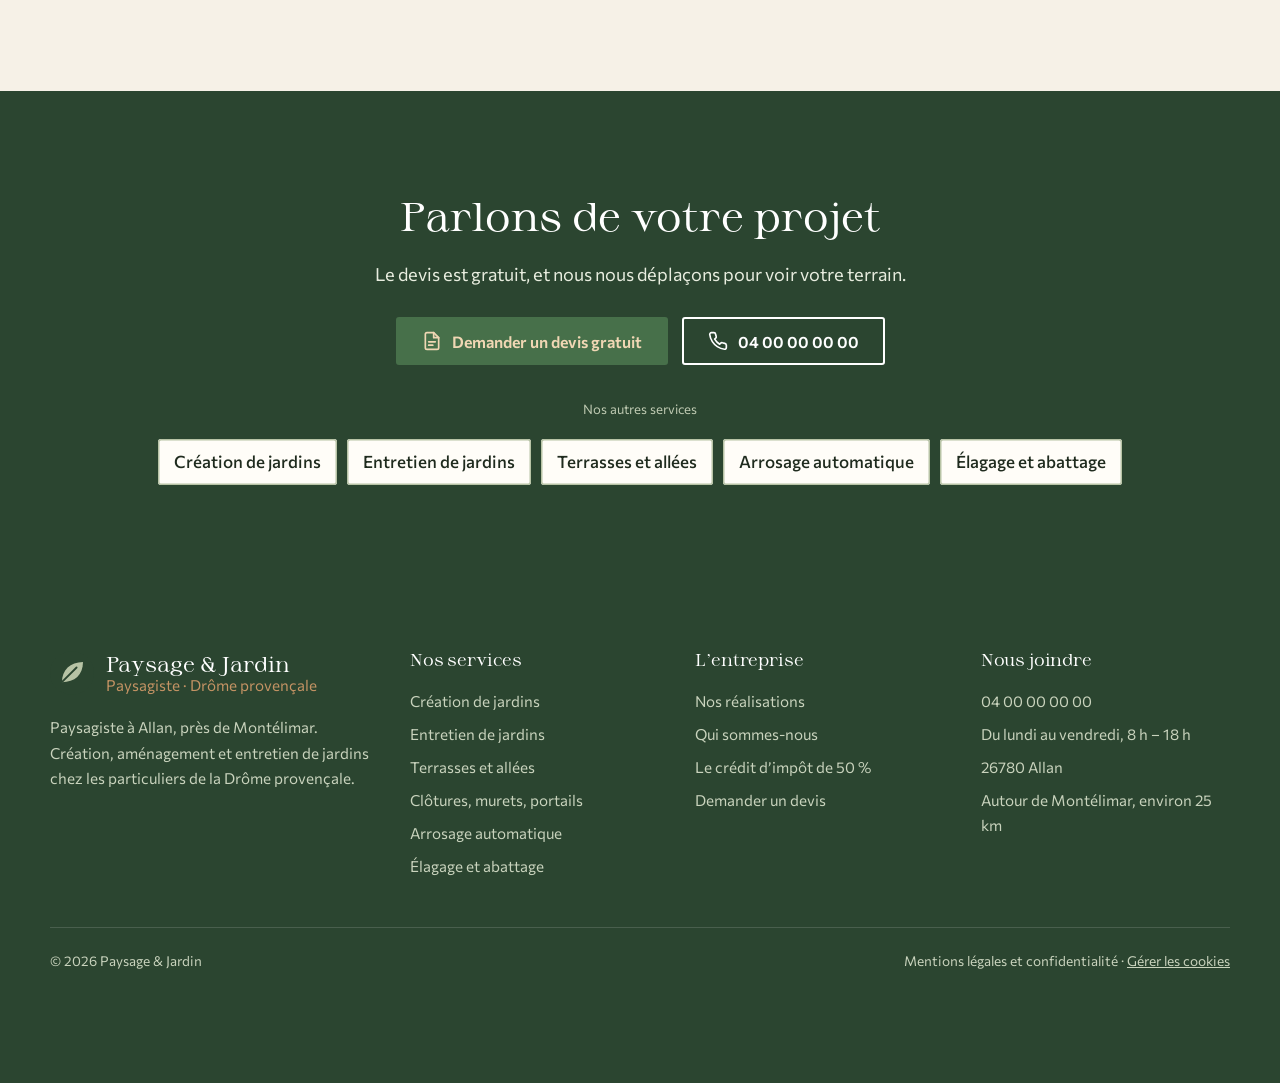
<file: clotures-murets-portails.html>
<!doctype html>
<html lang="fr">
<head>
  <meta charset="utf-8">
  <meta name="viewport" content="width=device-width, initial-scale=1">
  <title>Clôtures, murets et portails à Montélimar | Paysage &amp; Jardin</title>
  <meta name="description" content="Fermer et habiller votre terrain : clôture bois ou grillage, muret en pierre, portail et portillon. Paysagiste à Allan, près de Montélimar. Devis gratuit.">
  <!-- Démonstration : hors des moteurs de recherche. Le vrai site sera indexé. -->
  <meta name="robots" content="noindex, nofollow">
  <meta property="og:type" content="website">
  <meta property="og:locale" content="fr_FR">
  <meta property="og:title" content="Clôtures, murets et portails à Montélimar | Paysage &amp; Jardin">
  <meta property="og:description" content="Fermer et habiller votre terrain : clôture bois ou grillage, muret en pierre, portail et portillon. Paysagiste à Allan, près de Montélimar. Devis gratuit.">
  <meta name="theme-color" content="#2B4530">
  <link rel="icon" href="data:image/svg+xml,%3Csvg%20xmlns%3D%22http%3A%2F%2Fwww.w3.org%2F2000%2Fsvg%22%20viewBox%3D%220%200%2048%2048%22%20aria-hidden%3D%22true%22%3E%3Ccircle%20cx%3D%2224%22%20cy%3D%2224%22%20r%3D%2224%22%20fill%3D%22%232B4530%22%2F%3E%3Cpath%20d%3D%22M13%2034C13%2021%2022%2012%2036%2012c0%2014-9%2022-23%2022z%22%20fill%3D%22%23B7C3A5%22%2F%3E%3Cpath%20d%3D%22M13.5%2033.5%2029%2018%22%20stroke%3D%22%232B4530%22%20stroke-width%3D%222%22%20stroke-linecap%3D%22round%22%2F%3E%3C%2Fsvg%3E">
  <link rel="preload" href="assets/fonts/sprat.woff2" as="font" type="font/woff2" crossorigin>
  <link rel="preload" href="assets/fonts/commissioner.woff2" as="font" type="font/woff2" crossorigin>
  <link rel="stylesheet" href="assets/style.css">
  <link rel="stylesheet" href="assets/reprise.css">
</head>
<body>
  <div class="bandeau-demo">Démonstration préparée pour une annonce : le nom, les avis et les chiffres sont fictifs, et les dessins tiennent la place de vos photos de jardins.</div>
  <header class="entete">
    <div class="conteneur">
      <a class="marque" href="index.html" aria-label="Paysage &amp; Jardin, accueil"><svg viewBox="0 0 48 48" aria-hidden="true"><circle cx="24" cy="24" r="24" fill="#2B4530"/><path d="M13 34C13 21 22 12 36 12c0 14-9 22-23 22z" fill="#B7C3A5"/><path d="M13.5 33.5 29 18" stroke="#2B4530" stroke-width="2" stroke-linecap="round"/></svg><span class="marque-nom"><strong>Paysage &amp; Jardin</strong><span>Paysagiste · Drôme provençale</span></span></a>
      <button class="bouton-menu" aria-label="Ouvrir le menu" aria-expanded="false" aria-controls="navigation"><span></span><span></span><span></span></button>
      <nav class="nav" id="navigation" aria-label="Navigation principale">
        <ul>
          <li><a href="index.html">Accueil</a></li>
          <li class="sous-menu"><button class="ouvrir-sous-menu" aria-expanded="false">Nos services ▾</button>
            <ul>
              <li><a href="creation-jardin.html">Création et aménagement de jardins</a></li>
              <li><a href="entretien-jardin.html">Entretien d’espaces verts</a></li>
              <li><a href="terrasses-allees.html">Terrasses, allées et dallage</a></li>
              <li><a href="clotures-murets-portails.html" aria-current="page">Clôtures, murets et portails</a></li>
              <li><a href="arrosage-automatique.html">Arrosage automatique</a></li>
              <li><a href="elagage-abattage.html">Élagage et abattage</a></li>
            </ul>
          </li>
          <li><a href="realisations.html">Réalisations</a></li>
          <li><a href="a-propos.html">À propos</a></li>
          <li><a class="tel-entete" href="tel:+33400000000">04 00 00 00 00</a></li>
          <li><a class="bouton" href="contact.html">Devis gratuit</a></li>
        </ul>
      </nav>
    </div>
  </header>
  <main>

    <section class="page-titre">
      <div class="conteneur">
        <div>
          <p class="fil"><a href="index.html">Accueil</a> / Clôtures, murets et portails</p>
          <h1>Clôtures, murets et portails dans la Drôme provençale</h1>
          <p class="intro">Fermer votre terrain, vous protéger du vent et des regards, habiller une limite de propriété : clôture, muret et portail se choisissent ensemble, pour un résultat cohérent avec votre maison.</p>
          <div class="boutons"><a class="bouton" href="contact.html?travaux=clotures-murets-portails"><svg viewBox="0 0 24 24" fill="none" stroke="currentColor" stroke-width="2" stroke-linecap="round" stroke-linejoin="round" aria-hidden="true"><path d="M14 2H6a2 2 0 0 0-2 2v16a2 2 0 0 0 2 2h12a2 2 0 0 0 2-2V8z"/><path d="M14 2v6h6M8 13h8M8 17h5"/></svg>Demander un devis gratuit</a><a class="bouton bouton-ligne" href="tel:+33400000000"><svg viewBox="0 0 24 24" fill="none" stroke="currentColor" stroke-width="2" stroke-linecap="round" stroke-linejoin="round" aria-hidden="true"><path d="M22 16.9v3a2 2 0 0 1-2.2 2 19.8 19.8 0 0 1-8.6-3.1 19.5 19.5 0 0 1-6-6A19.8 19.8 0 0 1 2.1 4.2 2 2 0 0 1 4.1 2h3a2 2 0 0 1 2 1.7c.1.9.4 1.8.7 2.7a2 2 0 0 1-.5 2.1L8 9.8a16 16 0 0 0 6 6l1.3-1.3a2 2 0 0 1 2.1-.4c.9.3 1.8.6 2.7.7a2 2 0 0 1 1.7 2z"/></svg>04 00 00 00 00</a></div>
        </div>
        <div class="illustration"><svg viewBox="0 0 600 400" role="img" aria-label="Muret en pierre, clôture en bois et portail" preserveAspectRatio="xMidYMid slice">
  <defs><linearGradient id="ciel13" x1="0" y1="0" x2="0" y2="1"><stop offset="0" stop-color="#F9F3E6"/><stop offset="1" stop-color="#EEDFC3"/></linearGradient>
  <clipPath id="sol13"><path d="M0 285 Q300 255 600 280 V400 H0Z"/></clipPath></defs>
  <rect width="600" height="400" fill="url(#ciel13)"/><circle cx="486" cy="86" r="44" fill="#F3D59E" opacity=".85"/>
  <path d="M0 205 L70 168 L140 188 L235 132 L320 180 L410 146 L505 178 L600 150 V400 H0Z" fill="#CFD2BC"/>
  <path d="M0 245 Q150 198 300 236 T600 226 V400 H0Z" fill="#AEBC95"/>
  <path d="M0 285 Q300 255 600 280 V400 H0Z" fill="#7FA064"/><rect x="0" y="214" width="600" height="40" rx="14" fill="#3F6B40"/><rect x="4" y="218" width="592" height="11.200000000000001" rx="8" fill="#4F7D4B"/><rect x="0" y="270" width="230" height="60" fill="#D8C8A6"/><rect x="-20" y="272" width="36" height="14" rx="4" fill="#E5D8BC"/><rect x="20" y="272" width="36" height="14" rx="4" fill="#E5D8BC"/><rect x="60" y="272" width="36" height="14" rx="4" fill="#E5D8BC"/><rect x="100" y="272" width="36" height="14" rx="4" fill="#E5D8BC"/><rect x="140" y="272" width="36" height="14" rx="4" fill="#E5D8BC"/><rect x="180" y="272" width="36" height="14" rx="4" fill="#E5D8BC"/><rect x="0" y="290" width="36" height="14" rx="4" fill="#E5D8BC"/><rect x="40" y="290" width="36" height="14" rx="4" fill="#E5D8BC"/><rect x="80" y="290" width="36" height="14" rx="4" fill="#E5D8BC"/><rect x="120" y="290" width="36" height="14" rx="4" fill="#E5D8BC"/><rect x="160" y="290" width="36" height="14" rx="4" fill="#E5D8BC"/><rect x="200" y="290" width="36" height="14" rx="4" fill="#E5D8BC"/><rect x="-20" y="308" width="36" height="14" rx="4" fill="#E5D8BC"/><rect x="20" y="308" width="36" height="14" rx="4" fill="#E5D8BC"/><rect x="60" y="308" width="36" height="14" rx="4" fill="#E5D8BC"/><rect x="100" y="308" width="36" height="14" rx="4" fill="#E5D8BC"/><rect x="140" y="308" width="36" height="14" rx="4" fill="#E5D8BC"/><rect x="180" y="308" width="36" height="14" rx="4" fill="#E5D8BC"/><rect x="-4" y="262" width="238" height="10" rx="2" fill="#C9B690"/><g fill="#B98556"><rect x="0" y="228" width="16" height="42" rx="3"/><rect x="26" y="228" width="16" height="42" rx="3"/><rect x="52" y="228" width="16" height="42" rx="3"/><rect x="78" y="228" width="16" height="42" rx="3"/><rect x="104" y="228" width="16" height="42" rx="3"/><rect x="130" y="228" width="16" height="42" rx="3"/><rect x="156" y="228" width="16" height="42" rx="3"/><rect x="182" y="228" width="16" height="42" rx="3"/><rect x="208" y="228" width="16" height="42" rx="3"/></g><rect x="-4" y="238.5" width="240" height="6" fill="#8F5F38"/><rect x="-4" y="257.4" width="240" height="6" fill="#8F5F38"/><rect x="234" y="230" width="26" height="100" fill="#D8C8A6"/><rect x="370" y="230" width="26" height="100" fill="#D8C8A6"/><rect x="230" y="222" width="34" height="10" fill="#C9B690"/><rect x="366" y="222" width="34" height="10" fill="#C9B690"/><path d="M260 330 V266 Q315 234 370 266 V330Z" fill="#8F5F38"/><line x1="271" y1="256" x2="271" y2="330" stroke="#6F4726" stroke-width="2"/><line x1="282" y1="256" x2="282" y2="330" stroke="#6F4726" stroke-width="2"/><line x1="293" y1="256" x2="293" y2="330" stroke="#6F4726" stroke-width="2"/><line x1="304" y1="256" x2="304" y2="330" stroke="#6F4726" stroke-width="2"/><line x1="315" y1="256" x2="315" y2="330" stroke="#6F4726" stroke-width="2"/><line x1="326" y1="256" x2="326" y2="330" stroke="#6F4726" stroke-width="2"/><line x1="337" y1="256" x2="337" y2="330" stroke="#6F4726" stroke-width="2"/><line x1="348" y1="256" x2="348" y2="330" stroke="#6F4726" stroke-width="2"/><line x1="359" y1="256" x2="359" y2="330" stroke="#6F4726" stroke-width="2"/><line x1="315" y1="250" x2="315" y2="330" stroke="#5A3A1F" stroke-width="3"/><rect x="396" y="270" width="210" height="60" fill="#D8C8A6"/><rect x="376" y="272" width="36" height="14" rx="4" fill="#E5D8BC"/><rect x="416" y="272" width="36" height="14" rx="4" fill="#E5D8BC"/><rect x="456" y="272" width="36" height="14" rx="4" fill="#E5D8BC"/><rect x="496" y="272" width="36" height="14" rx="4" fill="#E5D8BC"/><rect x="536" y="272" width="36" height="14" rx="4" fill="#E5D8BC"/><rect x="576" y="272" width="36" height="14" rx="4" fill="#E5D8BC"/><rect x="396" y="290" width="36" height="14" rx="4" fill="#E5D8BC"/><rect x="436" y="290" width="36" height="14" rx="4" fill="#E5D8BC"/><rect x="476" y="290" width="36" height="14" rx="4" fill="#E5D8BC"/><rect x="516" y="290" width="36" height="14" rx="4" fill="#E5D8BC"/><rect x="556" y="290" width="36" height="14" rx="4" fill="#E5D8BC"/><rect x="596" y="290" width="36" height="14" rx="4" fill="#E5D8BC"/><rect x="376" y="308" width="36" height="14" rx="4" fill="#E5D8BC"/><rect x="416" y="308" width="36" height="14" rx="4" fill="#E5D8BC"/><rect x="456" y="308" width="36" height="14" rx="4" fill="#E5D8BC"/><rect x="496" y="308" width="36" height="14" rx="4" fill="#E5D8BC"/><rect x="536" y="308" width="36" height="14" rx="4" fill="#E5D8BC"/><rect x="576" y="308" width="36" height="14" rx="4" fill="#E5D8BC"/><rect x="392" y="262" width="218" height="10" rx="2" fill="#C9B690"/><g fill="#B98556"><rect x="400" y="228" width="16" height="42" rx="3"/><rect x="426" y="228" width="16" height="42" rx="3"/><rect x="452" y="228" width="16" height="42" rx="3"/><rect x="478" y="228" width="16" height="42" rx="3"/><rect x="504" y="228" width="16" height="42" rx="3"/><rect x="530" y="228" width="16" height="42" rx="3"/><rect x="556" y="228" width="16" height="42" rx="3"/><rect x="582" y="228" width="16" height="42" rx="3"/></g><rect x="396" y="238.5" width="220" height="6" fill="#8F5F38"/><rect x="396" y="257.4" width="220" height="6" fill="#8F5F38"/><path d="M250 400 C262 350 330 330 318 282 L338 282 C356 332 300 356 318 400Z" fill="#E6D6B8"/></svg></div>
      </div>
    </section>
    <section class="fond-blanc">
      <div class="conteneur deux-colonnes">
        <div>
          <span class="surtitre">Ce que nous faisons</span>
          <h2>Clôtures, murets et portails</h2>
          <ul class="liste-coches"><li>Clôtures en bois et grillages rigides</li><li>Murets en pierre ou enduits</li><li>Pose de portails et de portillons</li><li>Brise-vue et haies de séparation</li><li>Dépose et évacuation de l’ancienne clôture</li></ul>
        </div>
        <div>
          <span class="surtitre">Nos chantiers</span>
          <h2>En images</h2>
          <div class="galerie" style="margin-top:0"><div class="illustration"><svg viewBox="0 0 600 400" role="img" aria-label="Muret en pierre, clôture en bois et portail" preserveAspectRatio="xMidYMid slice">
  <defs><linearGradient id="ciel14" x1="0" y1="0" x2="0" y2="1"><stop offset="0" stop-color="#F9F3E6"/><stop offset="1" stop-color="#EEDFC3"/></linearGradient>
  <clipPath id="sol14"><path d="M0 285 Q300 255 600 280 V400 H0Z"/></clipPath></defs>
  <rect width="600" height="400" fill="url(#ciel14)"/><circle cx="486" cy="86" r="44" fill="#F3D59E" opacity=".85"/>
  <path d="M0 205 L70 168 L140 188 L235 132 L320 180 L410 146 L505 178 L600 150 V400 H0Z" fill="#CFD2BC"/>
  <path d="M0 245 Q150 198 300 236 T600 226 V400 H0Z" fill="#AEBC95"/>
  <path d="M0 285 Q300 255 600 280 V400 H0Z" fill="#7FA064"/><rect x="0" y="214" width="600" height="40" rx="14" fill="#3F6B40"/><rect x="4" y="218" width="592" height="11.200000000000001" rx="8" fill="#4F7D4B"/><rect x="0" y="270" width="230" height="60" fill="#D8C8A6"/><rect x="-20" y="272" width="36" height="14" rx="4" fill="#E5D8BC"/><rect x="20" y="272" width="36" height="14" rx="4" fill="#E5D8BC"/><rect x="60" y="272" width="36" height="14" rx="4" fill="#E5D8BC"/><rect x="100" y="272" width="36" height="14" rx="4" fill="#E5D8BC"/><rect x="140" y="272" width="36" height="14" rx="4" fill="#E5D8BC"/><rect x="180" y="272" width="36" height="14" rx="4" fill="#E5D8BC"/><rect x="0" y="290" width="36" height="14" rx="4" fill="#E5D8BC"/><rect x="40" y="290" width="36" height="14" rx="4" fill="#E5D8BC"/><rect x="80" y="290" width="36" height="14" rx="4" fill="#E5D8BC"/><rect x="120" y="290" width="36" height="14" rx="4" fill="#E5D8BC"/><rect x="160" y="290" width="36" height="14" rx="4" fill="#E5D8BC"/><rect x="200" y="290" width="36" height="14" rx="4" fill="#E5D8BC"/><rect x="-20" y="308" width="36" height="14" rx="4" fill="#E5D8BC"/><rect x="20" y="308" width="36" height="14" rx="4" fill="#E5D8BC"/><rect x="60" y="308" width="36" height="14" rx="4" fill="#E5D8BC"/><rect x="100" y="308" width="36" height="14" rx="4" fill="#E5D8BC"/><rect x="140" y="308" width="36" height="14" rx="4" fill="#E5D8BC"/><rect x="180" y="308" width="36" height="14" rx="4" fill="#E5D8BC"/><rect x="-4" y="262" width="238" height="10" rx="2" fill="#C9B690"/><g fill="#B98556"><rect x="0" y="228" width="16" height="42" rx="3"/><rect x="26" y="228" width="16" height="42" rx="3"/><rect x="52" y="228" width="16" height="42" rx="3"/><rect x="78" y="228" width="16" height="42" rx="3"/><rect x="104" y="228" width="16" height="42" rx="3"/><rect x="130" y="228" width="16" height="42" rx="3"/><rect x="156" y="228" width="16" height="42" rx="3"/><rect x="182" y="228" width="16" height="42" rx="3"/><rect x="208" y="228" width="16" height="42" rx="3"/></g><rect x="-4" y="238.5" width="240" height="6" fill="#8F5F38"/><rect x="-4" y="257.4" width="240" height="6" fill="#8F5F38"/><rect x="234" y="230" width="26" height="100" fill="#D8C8A6"/><rect x="370" y="230" width="26" height="100" fill="#D8C8A6"/><rect x="230" y="222" width="34" height="10" fill="#C9B690"/><rect x="366" y="222" width="34" height="10" fill="#C9B690"/><path d="M260 330 V266 Q315 234 370 266 V330Z" fill="#8F5F38"/><line x1="271" y1="256" x2="271" y2="330" stroke="#6F4726" stroke-width="2"/><line x1="282" y1="256" x2="282" y2="330" stroke="#6F4726" stroke-width="2"/><line x1="293" y1="256" x2="293" y2="330" stroke="#6F4726" stroke-width="2"/><line x1="304" y1="256" x2="304" y2="330" stroke="#6F4726" stroke-width="2"/><line x1="315" y1="256" x2="315" y2="330" stroke="#6F4726" stroke-width="2"/><line x1="326" y1="256" x2="326" y2="330" stroke="#6F4726" stroke-width="2"/><line x1="337" y1="256" x2="337" y2="330" stroke="#6F4726" stroke-width="2"/><line x1="348" y1="256" x2="348" y2="330" stroke="#6F4726" stroke-width="2"/><line x1="359" y1="256" x2="359" y2="330" stroke="#6F4726" stroke-width="2"/><line x1="315" y1="250" x2="315" y2="330" stroke="#5A3A1F" stroke-width="3"/><rect x="396" y="270" width="210" height="60" fill="#D8C8A6"/><rect x="376" y="272" width="36" height="14" rx="4" fill="#E5D8BC"/><rect x="416" y="272" width="36" height="14" rx="4" fill="#E5D8BC"/><rect x="456" y="272" width="36" height="14" rx="4" fill="#E5D8BC"/><rect x="496" y="272" width="36" height="14" rx="4" fill="#E5D8BC"/><rect x="536" y="272" width="36" height="14" rx="4" fill="#E5D8BC"/><rect x="576" y="272" width="36" height="14" rx="4" fill="#E5D8BC"/><rect x="396" y="290" width="36" height="14" rx="4" fill="#E5D8BC"/><rect x="436" y="290" width="36" height="14" rx="4" fill="#E5D8BC"/><rect x="476" y="290" width="36" height="14" rx="4" fill="#E5D8BC"/><rect x="516" y="290" width="36" height="14" rx="4" fill="#E5D8BC"/><rect x="556" y="290" width="36" height="14" rx="4" fill="#E5D8BC"/><rect x="596" y="290" width="36" height="14" rx="4" fill="#E5D8BC"/><rect x="376" y="308" width="36" height="14" rx="4" fill="#E5D8BC"/><rect x="416" y="308" width="36" height="14" rx="4" fill="#E5D8BC"/><rect x="456" y="308" width="36" height="14" rx="4" fill="#E5D8BC"/><rect x="496" y="308" width="36" height="14" rx="4" fill="#E5D8BC"/><rect x="536" y="308" width="36" height="14" rx="4" fill="#E5D8BC"/><rect x="576" y="308" width="36" height="14" rx="4" fill="#E5D8BC"/><rect x="392" y="262" width="218" height="10" rx="2" fill="#C9B690"/><g fill="#B98556"><rect x="400" y="228" width="16" height="42" rx="3"/><rect x="426" y="228" width="16" height="42" rx="3"/><rect x="452" y="228" width="16" height="42" rx="3"/><rect x="478" y="228" width="16" height="42" rx="3"/><rect x="504" y="228" width="16" height="42" rx="3"/><rect x="530" y="228" width="16" height="42" rx="3"/><rect x="556" y="228" width="16" height="42" rx="3"/><rect x="582" y="228" width="16" height="42" rx="3"/></g><rect x="396" y="238.5" width="220" height="6" fill="#8F5F38"/><rect x="396" y="257.4" width="220" height="6" fill="#8F5F38"/><path d="M250 400 C262 350 330 330 318 282 L338 282 C356 332 300 356 318 400Z" fill="#E6D6B8"/></svg></div><div class="illustration"><svg viewBox="0 0 600 400" role="img" aria-label="Jardin provençal : olivier, cyprès, lavandes et terrasse en bois" preserveAspectRatio="xMidYMid slice">
  <defs><linearGradient id="ciel15" x1="0" y1="0" x2="0" y2="1"><stop offset="0" stop-color="#F9F3E6"/><stop offset="1" stop-color="#EEDFC3"/></linearGradient>
  <clipPath id="sol15"><path d="M0 285 Q300 255 600 280 V400 H0Z"/></clipPath></defs>
  <rect width="600" height="400" fill="url(#ciel15)"/><circle cx="486" cy="86" r="44" fill="#F3D59E" opacity=".85"/>
  <path d="M0 205 L70 168 L140 188 L235 132 L320 180 L410 146 L505 178 L600 150 V400 H0Z" fill="#CFD2BC"/>
  <path d="M0 245 Q150 198 300 236 T600 226 V400 H0Z" fill="#AEBC95"/>
  <path d="M0 285 Q300 255 600 280 V400 H0Z" fill="#7FA064"/><g clip-path="url(#sol15)" fill="#8DB072" opacity=".55"><path d="M-60 400 L10 250 L55 250 L-15 400Z"/><path d="M30 400 L100 250 L145 250 L75 400Z"/><path d="M120 400 L190 250 L235 250 L165 400Z"/><path d="M210 400 L280 250 L325 250 L255 400Z"/><path d="M300 400 L370 250 L415 250 L345 400Z"/><path d="M390 400 L460 250 L505 250 L435 400Z"/><path d="M480 400 L550 250 L595 250 L525 400Z"/><path d="M570 400 L640 250 L685 250 L615 400Z"/></g><rect x="-10" y="150" width="170" height="170" fill="#EBD9B8"/><path d="M-20 152 L75 104 L170 152Z" fill="#C0714A"/><rect x="28" y="190" width="34" height="46" fill="#F6ECD8"/><rect x="14" y="190" width="14" height="46" fill="#7FA3A0"/><rect x="62" y="190" width="14" height="46" fill="#7FA3A0"/><rect x="100" y="238" width="40" height="82" fill="#7FA3A0"/><path d="M520 150 C535 195 537 286 520 300 C503 286 505 195 520 150Z" fill="#35553A"/><path d="M560 176 C575 212 577 282 560 296 C543 282 545 212 560 176Z" fill="#35553A"/><path d="M250 400 C262 350 330 330 318 282 L338 282 C356 332 300 356 318 400Z" fill="#E6D6B8"/><path d="M405.4 318 C398.5 295 419.2 283.5 410 258.2 L419.2 258.2 C426.1 283.5 414.6 297.3 419.2 318Z" fill="#8F5F38"/><ellipse cx="410" cy="232.9" rx="52.9" ry="29.9" fill="#9DAF86"/><ellipse cx="375.5" cy="249" rx="29.9" ry="18.4" fill="#8AA077"/><ellipse cx="446.8" cy="246.7" rx="32.199999999999996" ry="18.4" fill="#8AA077"/><ellipse cx="419.2" cy="212.2" rx="32.199999999999996" ry="16.099999999999998" fill="#8AA077"/><path d="M-20 400 L210 400 L176 312 L14 312Z" fill="#B98556"/><path d="M9.142857142857146 324.57142857142856 L180.85714285714286 324.57142857142856" stroke="#8F5F38" stroke-width="1.5"/><path d="M4.285714285714285 337.14285714285717 L185.71428571428572 337.14285714285717" stroke="#8F5F38" stroke-width="1.5"/><path d="M-0.571428571428573 349.7142857142857 L190.57142857142858 349.7142857142857" stroke="#8F5F38" stroke-width="1.5"/><path d="M-5.428571428571427 362.2857142857143 L195.42857142857142 362.2857142857143" stroke="#8F5F38" stroke-width="1.5"/><path d="M-10.285714285714286 374.8571428571429 L200.28571428571428 374.8571428571429" stroke="#8F5F38" stroke-width="1.5"/><path d="M-15.142857142857142 387.42857142857144 L205.14285714285714 387.42857142857144" stroke="#8F5F38" stroke-width="1.5"/><circle cx="30" cy="282.8" r="22" fill="#5E8A55"/><path d="M14 296 L46 296 L41 330 L19 330Z" fill="#C4744A"/><circle cx="70" cy="278" r="30" fill="#8AA077"/><path d="M54 296 L86 296 L81 330 L59 330Z" fill="#C4744A"/><circle cx="114" cy="284" r="20" fill="#8C7BB8"/><path d="M98 296 L130 296 L125 330 L103 330Z" fill="#C4744A"/><ellipse cx="430" cy="350" rx="15" ry="9" fill="#7D8E62"/><ellipse cx="430" cy="342" rx="12" ry="7" fill="#8C7BB8"/><ellipse cx="460" cy="350" rx="15" ry="9" fill="#7D8E62"/><ellipse cx="460" cy="342" rx="12" ry="7" fill="#8C7BB8"/><ellipse cx="490" cy="350" rx="15" ry="9" fill="#7D8E62"/><ellipse cx="490" cy="342" rx="12" ry="7" fill="#8C7BB8"/><ellipse cx="520" cy="350" rx="15" ry="9" fill="#7D8E62"/><ellipse cx="520" cy="342" rx="12" ry="7" fill="#8C7BB8"/><ellipse cx="550" cy="350" rx="15" ry="9" fill="#7D8E62"/><ellipse cx="550" cy="342" rx="12" ry="7" fill="#8C7BB8"/><ellipse cx="445" cy="370" rx="15" ry="9" fill="#7D8E62"/><ellipse cx="445" cy="362" rx="12" ry="7" fill="#8C7BB8"/><ellipse cx="475" cy="370" rx="15" ry="9" fill="#7D8E62"/><ellipse cx="475" cy="362" rx="12" ry="7" fill="#8C7BB8"/><ellipse cx="505" cy="370" rx="15" ry="9" fill="#7D8E62"/><ellipse cx="505" cy="362" rx="12" ry="7" fill="#8C7BB8"/><ellipse cx="535" cy="370" rx="15" ry="9" fill="#7D8E62"/><ellipse cx="535" cy="362" rx="12" ry="7" fill="#8C7BB8"/><ellipse cx="565" cy="370" rx="15" ry="9" fill="#7D8E62"/><ellipse cx="565" cy="362" rx="12" ry="7" fill="#8C7BB8"/></svg></div><div class="illustration"><svg viewBox="0 0 600 400" role="img" aria-label="Terrasse en bois et dallage en pierre" preserveAspectRatio="xMidYMid slice">
  <defs><linearGradient id="ciel16" x1="0" y1="0" x2="0" y2="1"><stop offset="0" stop-color="#F9F3E6"/><stop offset="1" stop-color="#EEDFC3"/></linearGradient>
  <clipPath id="sol16"><path d="M0 285 Q300 255 600 280 V400 H0Z"/></clipPath></defs>
  <rect width="600" height="400" fill="url(#ciel16)"/><circle cx="486" cy="86" r="44" fill="#F3D59E" opacity=".85"/>
  <path d="M0 205 L70 168 L140 188 L235 132 L320 180 L410 146 L505 178 L600 150 V400 H0Z" fill="#CFD2BC"/>
  <path d="M0 245 Q150 198 300 236 T600 226 V400 H0Z" fill="#AEBC95"/>
  <path d="M0 285 Q300 255 600 280 V400 H0Z" fill="#7FA064"/><rect x="400" y="120" width="220" height="200" fill="#EBD9B8"/><path d="M390 122 L500 70 L620 122Z" fill="#C0714A"/><rect x="450" y="200" width="70" height="120" fill="#7FA3A0"/><path d="M170 400 L590 400 L556 300 L204 300Z" fill="#B98556"/><path d="M199.14285714285714 314.2857142857143 L560.8571428571429 314.2857142857143" stroke="#8F5F38" stroke-width="1.5"/><path d="M194.28571428571428 328.57142857142856 L565.7142857142857 328.57142857142856" stroke="#8F5F38" stroke-width="1.5"/><path d="M189.42857142857142 342.85714285714283 L570.5714285714286 342.85714285714283" stroke="#8F5F38" stroke-width="1.5"/><path d="M184.57142857142858 357.1428571428571 L575.4285714285714 357.1428571428571" stroke="#8F5F38" stroke-width="1.5"/><path d="M179.71428571428572 371.42857142857144 L580.2857142857143 371.42857142857144" stroke="#8F5F38" stroke-width="1.5"/><path d="M174.85714285714286 385.7142857142857 L585.1428571428571 385.7142857142857" stroke="#8F5F38" stroke-width="1.5"/><rect x="10" y="318" width="34" height="18.700000000000003" rx="3" fill="#E4D7BD" stroke="#CDBB98"/><rect x="48" y="318" width="34" height="18.700000000000003" rx="3" fill="#E4D7BD" stroke="#CDBB98"/><rect x="86" y="318" width="34" height="18.700000000000003" rx="3" fill="#E4D7BD" stroke="#CDBB98"/><rect x="124" y="318" width="34" height="18.700000000000003" rx="3" fill="#E4D7BD" stroke="#CDBB98"/><rect x="27" y="340.7" width="34" height="18.700000000000003" rx="3" fill="#E4D7BD" stroke="#CDBB98"/><rect x="65" y="340.7" width="34" height="18.700000000000003" rx="3" fill="#E4D7BD" stroke="#CDBB98"/><rect x="103" y="340.7" width="34" height="18.700000000000003" rx="3" fill="#E4D7BD" stroke="#CDBB98"/><rect x="141" y="340.7" width="34" height="18.700000000000003" rx="3" fill="#E4D7BD" stroke="#CDBB98"/><rect x="10" y="363.4" width="34" height="18.700000000000003" rx="3" fill="#E4D7BD" stroke="#CDBB98"/><rect x="48" y="363.4" width="34" height="18.700000000000003" rx="3" fill="#E4D7BD" stroke="#CDBB98"/><rect x="86" y="363.4" width="34" height="18.700000000000003" rx="3" fill="#E4D7BD" stroke="#CDBB98"/><rect x="124" y="363.4" width="34" height="18.700000000000003" rx="3" fill="#E4D7BD" stroke="#CDBB98"/><rect x="27" y="386.1" width="34" height="18.700000000000003" rx="3" fill="#E4D7BD" stroke="#CDBB98"/><rect x="65" y="386.1" width="34" height="18.700000000000003" rx="3" fill="#E4D7BD" stroke="#CDBB98"/><rect x="103" y="386.1" width="34" height="18.700000000000003" rx="3" fill="#E4D7BD" stroke="#CDBB98"/><rect x="141" y="386.1" width="34" height="18.700000000000003" rx="3" fill="#E4D7BD" stroke="#CDBB98"/><rect x="10" y="408.8" width="34" height="18.700000000000003" rx="3" fill="#E4D7BD" stroke="#CDBB98"/><rect x="48" y="408.8" width="34" height="18.700000000000003" rx="3" fill="#E4D7BD" stroke="#CDBB98"/><rect x="86" y="408.8" width="34" height="18.700000000000003" rx="3" fill="#E4D7BD" stroke="#CDBB98"/><rect x="124" y="408.8" width="34" height="18.700000000000003" rx="3" fill="#E4D7BD" stroke="#CDBB98"/><circle cx="470" cy="282.8" r="22" fill="#5E8A55"/><path d="M454 296 L486 296 L481 330 L459 330Z" fill="#C4744A"/><circle cx="510" cy="278" r="30" fill="#8AA077"/><path d="M494 296 L526 296 L521 330 L499 330Z" fill="#C4744A"/><circle cx="554" cy="284" r="20" fill="#8C7BB8"/><path d="M538 296 L570 296 L565 330 L543 330Z" fill="#C4744A"/><path d="M86.8 300 C82 284 96.4 276 90 258.4 L96.4 258.4 C101.2 276 93.2 285.6 96.4 300Z" fill="#8F5F38"/><ellipse cx="90" cy="240.8" rx="36.800000000000004" ry="20.8" fill="#9DAF86"/><ellipse cx="66" cy="252" rx="20.8" ry="12.8" fill="#8AA077"/><ellipse cx="115.6" cy="250.4" rx="22.400000000000002" ry="12.8" fill="#8AA077"/><ellipse cx="96.4" cy="226.39999999999998" rx="22.400000000000002" ry="11.200000000000001" fill="#8AA077"/></svg></div></div>
          <p style="margin-top:18px"><a href="realisations.html">Voir toutes nos réalisations →</a></p>
        </div>
      </div>
    </section>
    <section>
      <div class="conteneur">
        <span class="surtitre">Comment on travaille</span>
        <h2>Du premier appel à la fin du chantier</h2>
        <ol class="etapes"><li><h3>Visite gratuite</h3><p>Nous relevons les limites, la pente et les accès.</p></li><li><h3>Devis détaillé</h3><p>Matériaux, hauteurs et finitions, poste par poste.</p></li><li><h3>Pose</h3><p>Fondations des poteaux et des murets, pose du portail.</p></li><li><h3>Réception</h3><p>Nous vérifions avec vous l’ouverture du portail et les finitions.</p></li></ol>
      </div>
    </section>
    <section class="fond-foret appel">
      <div class="conteneur">
        <h2>Parlons de votre projet</h2>
        <p class="intro" style="margin-inline:auto">Le devis est gratuit, et nous nous déplaçons pour voir votre terrain.</p>
        <div class="boutons"><a class="bouton" href="contact.html?travaux=clotures-murets-portails"><svg viewBox="0 0 24 24" fill="none" stroke="currentColor" stroke-width="2" stroke-linecap="round" stroke-linejoin="round" aria-hidden="true"><path d="M14 2H6a2 2 0 0 0-2 2v16a2 2 0 0 0 2 2h12a2 2 0 0 0 2-2V8z"/><path d="M14 2v6h6M8 13h8M8 17h5"/></svg>Demander un devis gratuit</a><a class="bouton bouton-ligne" href="tel:+33400000000"><svg viewBox="0 0 24 24" fill="none" stroke="currentColor" stroke-width="2" stroke-linecap="round" stroke-linejoin="round" aria-hidden="true"><path d="M22 16.9v3a2 2 0 0 1-2.2 2 19.8 19.8 0 0 1-8.6-3.1 19.5 19.5 0 0 1-6-6A19.8 19.8 0 0 1 2.1 4.2 2 2 0 0 1 4.1 2h3a2 2 0 0 1 2 1.7c.1.9.4 1.8.7 2.7a2 2 0 0 1-.5 2.1L8 9.8a16 16 0 0 0 6 6l1.3-1.3a2 2 0 0 1 2.1-.4c.9.3 1.8.6 2.7.7a2 2 0 0 1 1.7 2z"/></svg>04 00 00 00 00</a></div>
        <p style="margin-top:34px" class="petit">Nos autres services</p>
        <div class="autres-services" style="justify-content:center"><a href="creation-jardin.html" style="color:#1F2B1E">Création de jardins</a><a href="entretien-jardin.html" style="color:#1F2B1E">Entretien de jardins</a><a href="terrasses-allees.html" style="color:#1F2B1E">Terrasses et allées</a><a href="arrosage-automatique.html" style="color:#1F2B1E">Arrosage automatique</a><a href="elagage-abattage.html" style="color:#1F2B1E">Élagage et abattage</a></div>
      </div>
    </section>
  </main>
  <footer class="pied">
    <div class="conteneur">
      <div class="grille">
        <div>
          <a class="marque" href="index.html" aria-label="Accueil"><svg viewBox="0 0 48 48" aria-hidden="true"><circle cx="24" cy="24" r="24" fill="#2B4530"/><path d="M13 34C13 21 22 12 36 12c0 14-9 22-23 22z" fill="#B7C3A5"/><path d="M13.5 33.5 29 18" stroke="#2B4530" stroke-width="2" stroke-linecap="round"/></svg><span class="marque-nom"><strong>Paysage &amp; Jardin</strong><span>Paysagiste · Drôme provençale</span></span></a>
          <p style="margin-top:20px;max-width:330px">Paysagiste à Allan, près de Montélimar. Création, aménagement et entretien de jardins chez les particuliers de la Drôme provençale.</p>
        </div>
        <div>
          <h4>Nos services</h4>
          <ul><li><a href="creation-jardin.html">Création de jardins</a></li><li><a href="entretien-jardin.html">Entretien de jardins</a></li><li><a href="terrasses-allees.html">Terrasses et allées</a></li><li><a href="clotures-murets-portails.html">Clôtures, murets, portails</a></li><li><a href="arrosage-automatique.html">Arrosage automatique</a></li><li><a href="elagage-abattage.html">Élagage et abattage</a></li></ul>
        </div>
        <div>
          <h4>L’entreprise</h4>
          <ul><li><a href="realisations.html">Nos réalisations</a></li><li><a href="a-propos.html">Qui sommes-nous</a></li><li><a href="entretien-jardin.html#credit-impot">Le crédit d’impôt de 50 %</a></li><li><a href="contact.html">Demander un devis</a></li></ul>
        </div>
        <div>
          <h4>Nous joindre</h4>
          <ul><li><a href="tel:+33400000000">04 00 00 00 00</a></li><li>Du lundi au vendredi, 8 h – 18 h</li><li>26780 Allan</li><li>Autour de Montélimar, environ 25 km</li></ul>
        </div>
      </div>
      <div class="pied-bas">
        <span>© <span data-annee>2026</span> Paysage &amp; Jardin</span>
        <span><a href="mentions-legales.html">Mentions légales et confidentialité</a> · <button class="lien-bouton" data-gerer-cookies>Gérer les cookies</button></span>
      </div>
    </div>
  </footer>
  <div class="barre-mobile">
    <a class="bouton bouton-ligne" href="tel:+33400000000"><svg viewBox="0 0 24 24" fill="none" stroke="currentColor" stroke-width="2" stroke-linecap="round" stroke-linejoin="round" aria-hidden="true"><path d="M22 16.9v3a2 2 0 0 1-2.2 2 19.8 19.8 0 0 1-8.6-3.1 19.5 19.5 0 0 1-6-6A19.8 19.8 0 0 1 2.1 4.2 2 2 0 0 1 4.1 2h3a2 2 0 0 1 2 1.7c.1.9.4 1.8.7 2.7a2 2 0 0 1-.5 2.1L8 9.8a16 16 0 0 0 6 6l1.3-1.3a2 2 0 0 1 2.1-.4c.9.3 1.8.6 2.7.7a2 2 0 0 1 1.7 2z"/></svg>Appeler</a>
    <a class="bouton" href="contact.html"><svg viewBox="0 0 24 24" fill="none" stroke="currentColor" stroke-width="2" stroke-linecap="round" stroke-linejoin="round" aria-hidden="true"><path d="M14 2H6a2 2 0 0 0-2 2v16a2 2 0 0 0 2 2h12a2 2 0 0 0 2-2V8z"/><path d="M14 2v6h6M8 13h8M8 17h5"/></svg>Demander un devis</a>
  </div>
  <div class="cookies" role="dialog" aria-labelledby="cookies-titre">
    <h2 id="cookies-titre">Votre vie privée</h2>
    <p>Avec votre accord, nous mesurons la fréquentation de ce site pour l’améliorer. Vous pouvez changer d’avis à tout moment depuis le pied de page.</p>
    <div class="cookies-actions">
      <button class="bouton" data-cookies="refuser">Tout refuser</button>
      <button class="bouton" data-cookies="accepter">Tout accepter</button>
      <button class="bouton bouton-ligne" data-cookies="personnaliser">Personnaliser</button>
    </div>
    <div class="cookies-detail">
      <div class="categorie"><div><strong>Nécessaires</strong><span>Mémorisent votre choix pendant six mois. Toujours actifs.</span></div><input type="checkbox" class="interrupteur" checked disabled aria-label="Cookies nécessaires, toujours actifs"></div>
      <div class="categorie"><div><strong>Mesure d’audience</strong><span>Statistiques de fréquentation, sans publicité ni revente.</span></div><input type="checkbox" class="interrupteur" id="mesure-audience" aria-label="Mesure d'audience"></div>
      <div class="cookies-actions"><button class="bouton" data-cookies="enregistrer">Enregistrer mes choix</button></div>
    </div>
  </div>
  <script src="assets/site.js" defer></script>
</body>
</html>
</file>
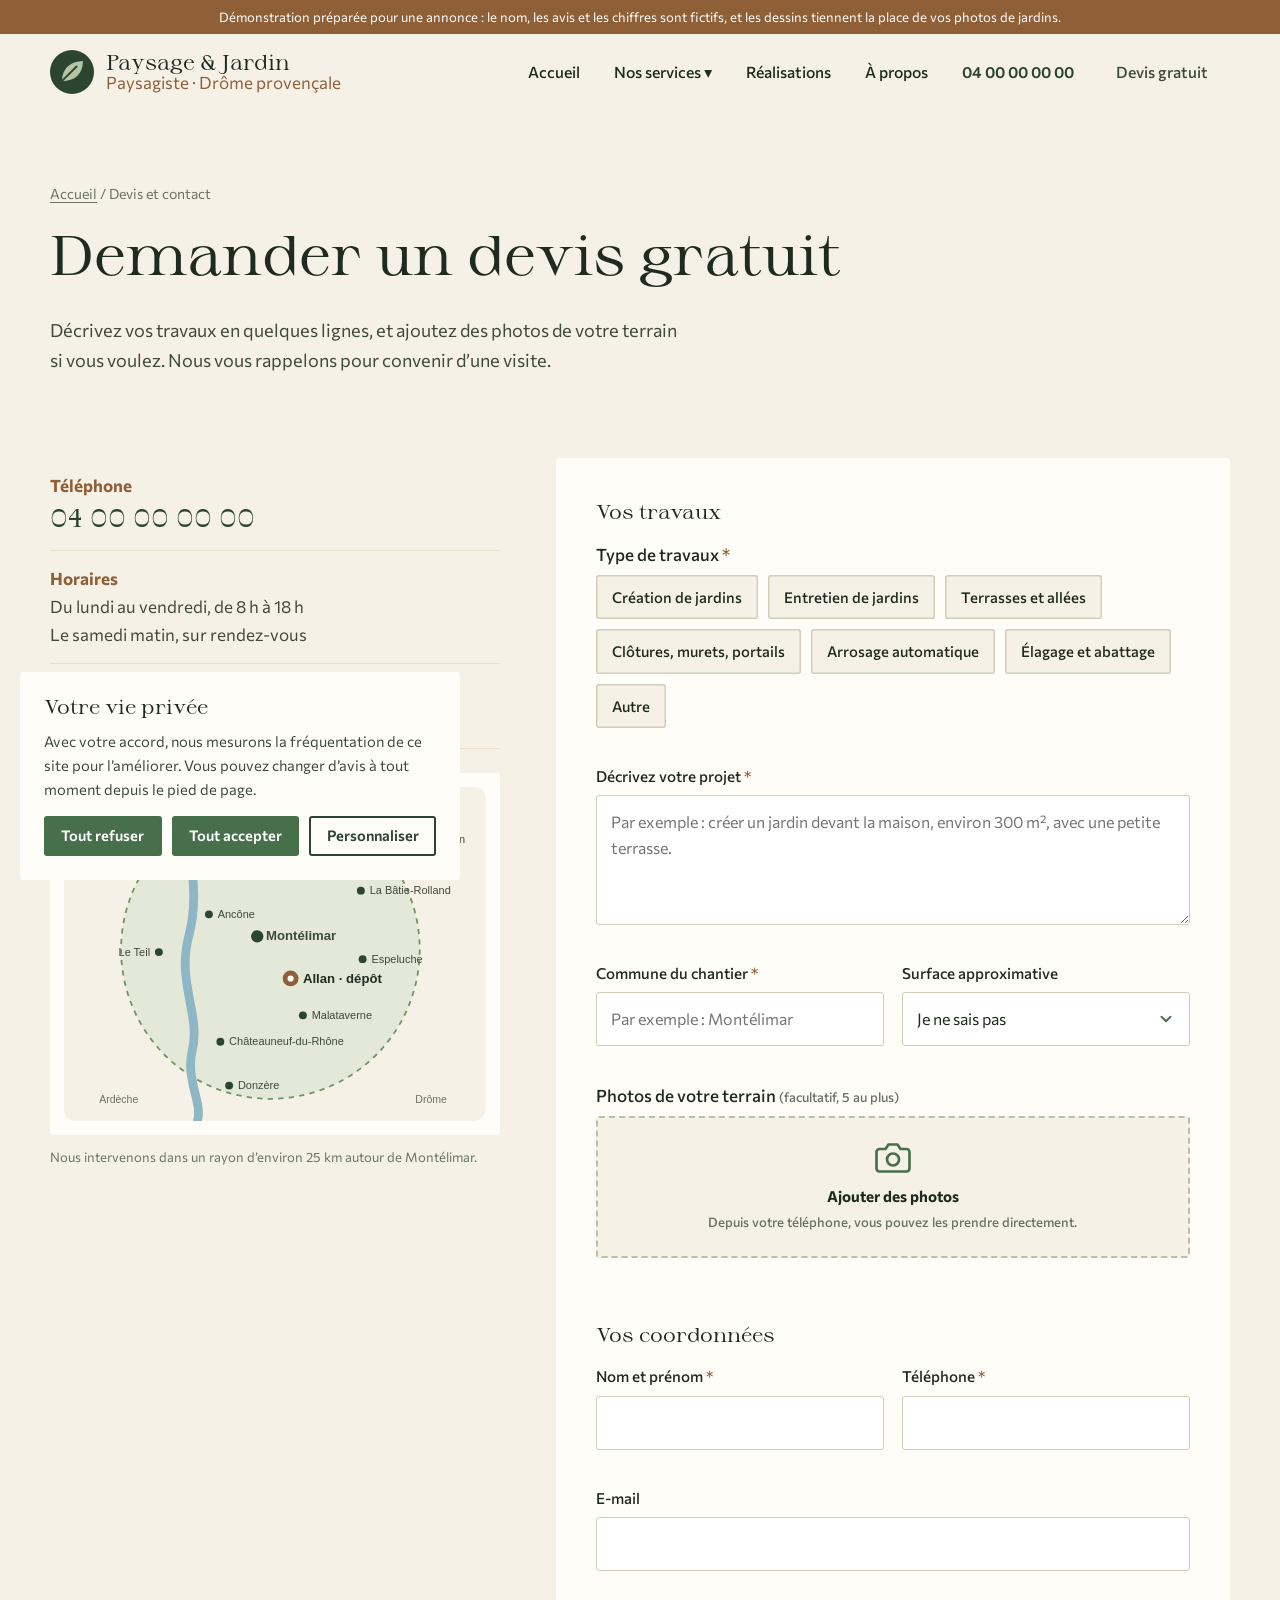
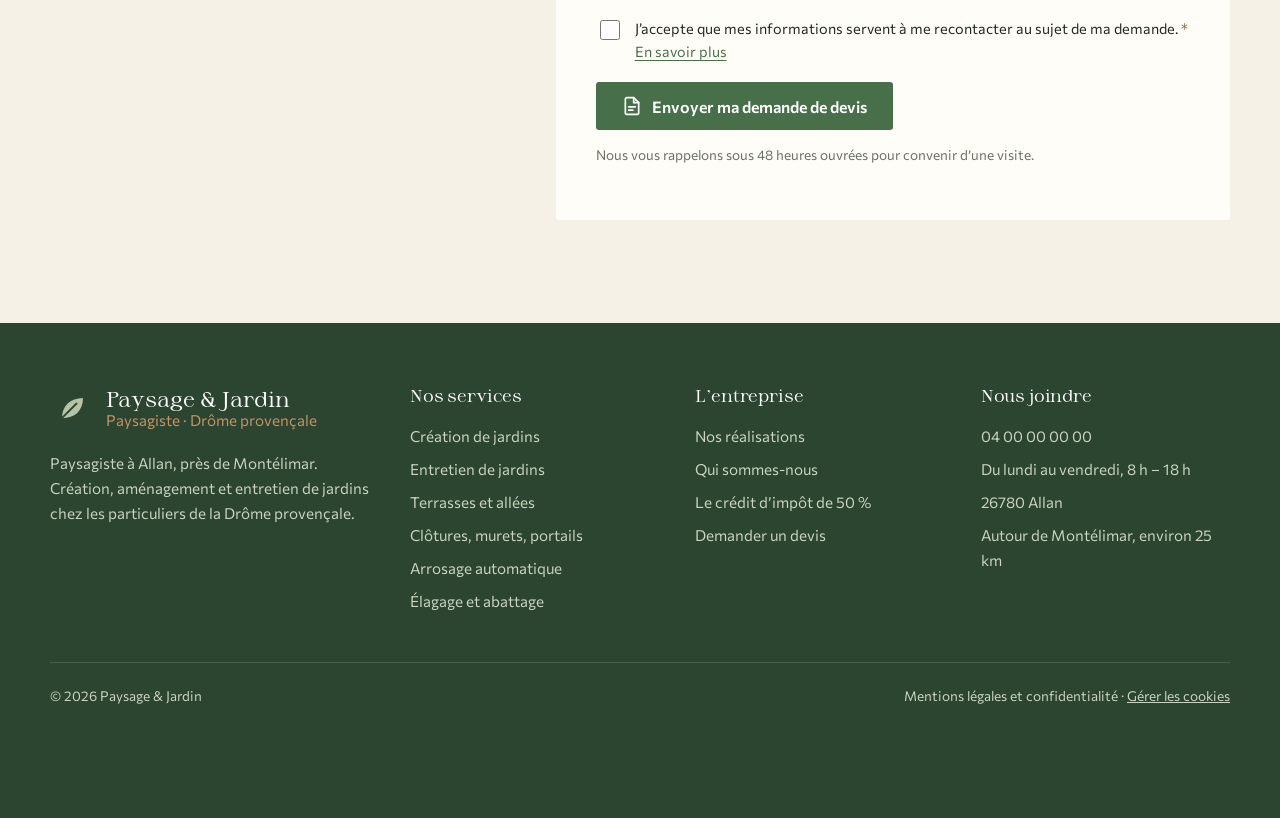
<file: contact.html>
<!doctype html>
<html lang="fr">
<head>
  <meta charset="utf-8">
  <meta name="viewport" content="width=device-width, initial-scale=1">
  <title>Demande de devis gratuit | Paysage &amp; Jardin, paysagiste à Montélimar</title>
  <meta name="description" content="Demandez un devis gratuit pour votre jardin : décrivez vos travaux et envoyez une photo de votre terrain. Réponse sous 48 heures ouvrées.">
  <!-- Démonstration : hors des moteurs de recherche. Le vrai site sera indexé. -->
  <meta name="robots" content="noindex, nofollow">
  <meta property="og:type" content="website">
  <meta property="og:locale" content="fr_FR">
  <meta property="og:title" content="Demande de devis gratuit | Paysage &amp; Jardin, paysagiste à Montélimar">
  <meta property="og:description" content="Demandez un devis gratuit pour votre jardin : décrivez vos travaux et envoyez une photo de votre terrain. Réponse sous 48 heures ouvrées.">
  <meta name="theme-color" content="#2B4530">
  <link rel="icon" href="data:image/svg+xml,%3Csvg%20xmlns%3D%22http%3A%2F%2Fwww.w3.org%2F2000%2Fsvg%22%20viewBox%3D%220%200%2048%2048%22%20aria-hidden%3D%22true%22%3E%3Ccircle%20cx%3D%2224%22%20cy%3D%2224%22%20r%3D%2224%22%20fill%3D%22%232B4530%22%2F%3E%3Cpath%20d%3D%22M13%2034C13%2021%2022%2012%2036%2012c0%2014-9%2022-23%2022z%22%20fill%3D%22%23B7C3A5%22%2F%3E%3Cpath%20d%3D%22M13.5%2033.5%2029%2018%22%20stroke%3D%22%232B4530%22%20stroke-width%3D%222%22%20stroke-linecap%3D%22round%22%2F%3E%3C%2Fsvg%3E">

  <link rel="preload" href="assets/fonts/sprat.woff2" as="font" type="font/woff2" crossorigin>
  <link rel="preload" href="assets/fonts/commissioner.woff2" as="font" type="font/woff2" crossorigin>
  <link rel="stylesheet" href="assets/style.css">
  <link rel="stylesheet" href="assets/reprise.css">

  <script type="application/ld+json">{"@context":"https://schema.org","@type":"LocalBusiness","name":"Paysage & Jardin","description":"Paysagiste à Allan, près de Montélimar : création, aménagement et entretien de jardins.","telephone":"+33400000000","address":{"@type":"PostalAddress","addressLocality":"Allan","postalCode":"26780","addressRegion":"Drôme","addressCountry":"FR"},"areaServed":[{"@type":"City","name":"Montélimar"},{"@type":"City","name":"Allan"},{"@type":"City","name":"Malataverne"},{"@type":"City","name":"Châteauneuf-du-Rhône"},{"@type":"City","name":"Donzère"},{"@type":"City","name":"Espeluche"},{"@type":"City","name":"Montboucher-sur-Jabron"},{"@type":"City","name":"Puygiron"},{"@type":"City","name":"La Bâtie-Rolland"},{"@type":"City","name":"Sauzet"},{"@type":"City","name":"Savasse"},{"@type":"City","name":"Ancône"},{"@type":"City","name":"Le Teil"},{"@type":"City","name":"Cléon-d’Andran"}],"openingHours":"Mo-Fr 08:00-18:00","priceRange":"Devis gratuit"}</script>
</head>
<body>
  <div class="bandeau-demo">Démonstration préparée pour une annonce : le nom, les avis et les chiffres sont fictifs, et les dessins tiennent la place de vos photos de jardins.</div>
  <header class="entete">
    <div class="conteneur">
      <a class="marque" href="index.html" aria-label="Paysage &amp; Jardin, accueil"><svg viewBox="0 0 48 48" aria-hidden="true"><circle cx="24" cy="24" r="24" fill="#2B4530"/><path d="M13 34C13 21 22 12 36 12c0 14-9 22-23 22z" fill="#B7C3A5"/><path d="M13.5 33.5 29 18" stroke="#2B4530" stroke-width="2" stroke-linecap="round"/></svg><span class="marque-nom"><strong>Paysage &amp; Jardin</strong><span>Paysagiste · Drôme provençale</span></span></a>
      <button class="bouton-menu" aria-label="Ouvrir le menu" aria-expanded="false" aria-controls="navigation"><span></span><span></span><span></span></button>
      <nav class="nav" id="navigation" aria-label="Navigation principale">
        <ul>
          <li><a href="index.html">Accueil</a></li>
          <li class="sous-menu"><button class="ouvrir-sous-menu" aria-expanded="false">Nos services ▾</button>
            <ul>
              <li><a href="creation-jardin.html">Création et aménagement de jardins</a></li>
              <li><a href="entretien-jardin.html">Entretien d’espaces verts</a></li>
              <li><a href="terrasses-allees.html">Terrasses, allées et dallage</a></li>
              <li><a href="clotures-murets-portails.html">Clôtures, murets et portails</a></li>
              <li><a href="arrosage-automatique.html">Arrosage automatique</a></li>
              <li><a href="elagage-abattage.html">Élagage et abattage</a></li>
            </ul>
          </li>
          <li><a href="realisations.html">Réalisations</a></li>
          <li><a href="a-propos.html">À propos</a></li>
          <li><a class="tel-entete" href="tel:+33400000000">04 00 00 00 00</a></li>
          <li><a class="bouton" href="contact.html" aria-current="page">Devis gratuit</a></li>
        </ul>
      </nav>
    </div>
  </header>
  <main>

    <section class="page-titre simple">
      <div class="conteneur">
        <div>
          <p class="fil"><a href="index.html">Accueil</a> / Devis et contact</p>
          <h1>Demander un devis gratuit</h1>
          <p class="intro">Décrivez vos travaux en quelques lignes, et ajoutez des photos de votre terrain si vous voulez. Nous vous rappelons pour convenir d’une visite.</p>
        </div>
      </div>
    </section>
    <section style="padding-top:0">
      <div class="conteneur bloc-contact">
        <aside>
          <ul class="coordonnees">
            <li><strong>Téléphone</strong><a class="tel-gros" href="tel:+33400000000">04 00 00 00 00</a></li>
            <li><strong>Horaires</strong>Du lundi au vendredi, de 8 h à 18 h<br>Le samedi matin, sur rendez-vous</li>
            <li><strong>Dépôt</strong>26780 Allan, près de Montélimar</li>
          </ul>
          <div class="carte-zone"><svg viewBox="80 40 480 380" role="img" aria-label="Carte de notre zone d'intervention autour de Montélimar" font-family="Inter, sans-serif">
    <rect x="80" y="40" width="480" height="380" fill="#F6F1E7" rx="12"/>
    <circle cx="315" cy="225" r="170" fill="#E3E8D8" stroke="#6E9460" stroke-width="2" stroke-dasharray="6 6"/>
    <path d="M226 40 C214 110 238 150 222 210 C208 262 236 300 226 340 C218 372 238 400 232 420" fill="none" stroke="#8FB6C4" stroke-width="10" stroke-linecap="round"/>
    <text x="206" y="80" font-size="12" fill="#5C8797" transform="rotate(-80 206 80)">Le Rhône</text>
    <text x="120" y="400" font-size="12" fill="#6A7364">Ardèche</text><text x="480" y="400" font-size="12" fill="#6A7364">Drôme</text>
    <g><circle cx="300" cy="210" r="7" fill="#2B4530"/><text x="310" y="214" font-size="15" font-weight="700" text-anchor="start" fill="#3F4A3C">Montélimar</text></g><g><circle cx="420" cy="236" r="4.5" fill="#2B4530"/><text x="430" y="240" font-size="12.5"  text-anchor="start" fill="#3F4A3C">Espeluche</text></g><g><circle cx="418" cy="158" r="4.5" fill="#2B4530"/><text x="428" y="162" font-size="12.5"  text-anchor="start" fill="#3F4A3C">La Bâtie-Rolland</text></g><g><circle cx="440" cy="100" r="4.5" fill="#2B4530"/><text x="450" y="104" font-size="12.5"  text-anchor="start" fill="#3F4A3C">Cléon-d’Andran</text></g><g><circle cx="338" cy="120" r="4.5" fill="#2B4530"/><text x="348" y="124" font-size="12.5"  text-anchor="start" fill="#3F4A3C">Sauzet</text></g><g><circle cx="285" cy="118" r="4.5" fill="#2B4530"/><text x="275" y="122" font-size="12.5"  text-anchor="end" fill="#3F4A3C">Savasse</text></g><g><circle cx="245" cy="185" r="4.5" fill="#2B4530"/><text x="255" y="189" font-size="12.5"  text-anchor="start" fill="#3F4A3C">Ancône</text></g><g><circle cx="188" cy="228" r="4.5" fill="#2B4530"/><text x="178" y="232" font-size="12.5"  text-anchor="end" fill="#3F4A3C">Le Teil</text></g><g><circle cx="258" cy="330" r="4.5" fill="#2B4530"/><text x="268" y="334" font-size="12.5"  text-anchor="start" fill="#3F4A3C">Châteauneuf-du-Rhône</text></g><g><circle cx="352" cy="300" r="4.5" fill="#2B4530"/><text x="362" y="304" font-size="12.5"  text-anchor="start" fill="#3F4A3C">Malataverne</text></g><g><circle cx="268" cy="380" r="4.5" fill="#2B4530"/><text x="278" y="384" font-size="12.5"  text-anchor="start" fill="#3F4A3C">Donzère</text></g><g><circle cx="338" cy="258" r="9" fill="#8F5F38"/><circle cx="338" cy="258" r="3.5" fill="#fff"/><text x="352" y="263" font-size="15" font-weight="700" fill="#1F2B1E">Allan · dépôt</text></g>
  </svg></div>
          <p class="petit" style="margin-top:12px">Nous intervenons dans un rayon d’environ 25 km autour de Montélimar.</p>
        </aside>
        <div>
          <form data-formulaire aria-label="Formulaire de demande de devis">
            <fieldset>
              <legend>Vos travaux</legend>
              <div class="champ plein">
                <span id="travaux-libelle" style="font-weight:500;color:var(--encre)">Type de travaux <span class="obligatoire">*</span></span>
                <div class="puces" data-requis-groupe role="group" aria-labelledby="travaux-libelle">
                  <label><input type="checkbox" name="travaux" value="creation-jardin"><span>Création de jardins</span></label>
                  <label><input type="checkbox" name="travaux" value="entretien-jardin"><span>Entretien de jardins</span></label>
                  <label><input type="checkbox" name="travaux" value="terrasses-allees"><span>Terrasses et allées</span></label>
                  <label><input type="checkbox" name="travaux" value="clotures-murets-portails"><span>Clôtures, murets, portails</span></label>
                  <label><input type="checkbox" name="travaux" value="arrosage-automatique"><span>Arrosage automatique</span></label>
                  <label><input type="checkbox" name="travaux" value="elagage-abattage"><span>Élagage et abattage</span></label>
                  <label><input type="checkbox" name="travaux" value="autre"><span>Autre</span></label>
                </div>
                <span class="erreur" aria-live="polite"></span>
              </div>
              <div class="champs" style="margin-top:16px">
                <div class="champ plein"><label for="projet">Décrivez votre projet <span class="obligatoire">*</span></label><textarea id="projet" name="projet" required placeholder="Par exemple : créer un jardin devant la maison, environ 300 m², avec une petite terrasse."></textarea><span class="erreur" aria-live="polite"></span></div>
                <div class="champ"><label for="commune">Commune du chantier <span class="obligatoire">*</span></label>
                  <div class="combo">
                    <input type="text" id="commune" name="commune" required autocomplete="off" placeholder="Par exemple : Montélimar" role="combobox" aria-autocomplete="list" aria-expanded="false" aria-controls="suggestions-communes" data-communes='["Montélimar","Allan","Malataverne","Châteauneuf-du-Rhône","Donzère","Espeluche","Montboucher-sur-Jabron","Puygiron","La Bâtie-Rolland","Sauzet","Savasse","Ancône","Le Teil","Cléon-d&#39;Andran"]'>
                    <ul class="suggestions" id="suggestions-communes" role="listbox" aria-label="Communes de notre zone" hidden></ul>
                  </div>
                  <span class="erreur" aria-live="polite"></span></div>
                <div class="champ"><label for="surface">Surface approximative</label><select id="surface" name="surface"><option value="">Je ne sais pas</option><option>Moins de 200 m²</option><option>De 200 à 500 m²</option><option>De 500 à 1 000 m²</option><option>Plus de 1 000 m²</option></select><span class="erreur"></span></div>
                <div class="champ plein">
                  <span style="font-weight:500;color:var(--encre)">Photos de votre terrain <span class="petit">(facultatif, 5 au plus)</span></span>
                  <label class="depot" for="photos"><svg viewBox="0 0 24 24" fill="none" stroke="currentColor" stroke-width="1.8" stroke-linecap="round" stroke-linejoin="round" aria-hidden="true"><path d="M23 19a2 2 0 0 1-2 2H3a2 2 0 0 1-2-2V8a2 2 0 0 1 2-2h4l2-3h6l2 3h4a2 2 0 0 1 2 2z"/><circle cx="12" cy="13" r="4"/></svg><strong>Ajouter des photos</strong><br><span class="petit">Depuis votre téléphone, vous pouvez les prendre directement.</span><input type="file" id="photos" name="photos" accept="image/*" multiple data-apercu="apercus"></label>
                  <div class="apercus" id="apercus"></div>
                  <span class="erreur" aria-live="polite"></span>
                </div>
              </div>
            </fieldset>
            <fieldset>
              <legend>Vos coordonnées</legend>
              <div class="champs">
                <div class="champ"><label for="nom">Nom et prénom <span class="obligatoire">*</span></label><input type="text" id="nom" name="nom" required autocomplete="name"><span class="erreur" aria-live="polite"></span></div>
                <div class="champ"><label for="telephone">Téléphone <span class="obligatoire">*</span></label><input type="tel" id="telephone" name="telephone" required autocomplete="tel" pattern="[0-9 +.\(\)\-]{10,}"><span class="erreur" aria-live="polite"></span></div>
                <div class="champ plein"><label for="email">E-mail</label><input type="email" id="email" name="email" autocomplete="email"><span class="erreur" aria-live="polite"></span></div>
              </div>
            </fieldset>
            <div class="pot-de-miel" aria-hidden="true"><label for="site-web">Ne pas remplir</label><input type="text" id="site-web" name="site-web" tabindex="-1" autocomplete="off"></div>
            <label class="accord"><input type="checkbox" name="accord"><span>J’accepte que mes informations servent à me recontacter au sujet de ma demande. <span class="obligatoire">*</span> <a href="mentions-legales.html#donnees">En savoir plus</a></span></label>
            <span class="erreur erreur-accord" aria-live="polite"></span>
            <div class="boutons" style="margin-top:18px"><button class="bouton" type="submit"><svg viewBox="0 0 24 24" fill="none" stroke="currentColor" stroke-width="2" stroke-linecap="round" stroke-linejoin="round" aria-hidden="true"><path d="M14 2H6a2 2 0 0 0-2 2v16a2 2 0 0 0 2 2h12a2 2 0 0 0 2-2V8z"/><path d="M14 2v6h6M8 13h8M8 17h5"/></svg>Envoyer ma demande de devis</button></div>
            <p class="mention-form">Nous vous rappelons sous 48 heures ouvrées pour convenir d’une visite.</p>
          </form>
          <div class="succes" tabindex="-1" role="status">
            <h3>Votre demande est bien envoyée</h3>
            <p>Merci. Nous vous rappelons sous 48 heures ouvrées pour convenir d’une visite de votre terrain.</p>
            <p class="mention-form">Démonstration : aucune donnée n’a été envoyée.</p>
          </div>
        </div>
      </div>
    </section>
  </main>
  <footer class="pied">
    <div class="conteneur">
      <div class="grille">
        <div>
          <a class="marque" href="index.html" aria-label="Accueil"><svg viewBox="0 0 48 48" aria-hidden="true"><circle cx="24" cy="24" r="24" fill="#2B4530"/><path d="M13 34C13 21 22 12 36 12c0 14-9 22-23 22z" fill="#B7C3A5"/><path d="M13.5 33.5 29 18" stroke="#2B4530" stroke-width="2" stroke-linecap="round"/></svg><span class="marque-nom"><strong>Paysage &amp; Jardin</strong><span>Paysagiste · Drôme provençale</span></span></a>
          <p style="margin-top:20px;max-width:330px">Paysagiste à Allan, près de Montélimar. Création, aménagement et entretien de jardins chez les particuliers de la Drôme provençale.</p>
        </div>
        <div>
          <h4>Nos services</h4>
          <ul><li><a href="creation-jardin.html">Création de jardins</a></li><li><a href="entretien-jardin.html">Entretien de jardins</a></li><li><a href="terrasses-allees.html">Terrasses et allées</a></li><li><a href="clotures-murets-portails.html">Clôtures, murets, portails</a></li><li><a href="arrosage-automatique.html">Arrosage automatique</a></li><li><a href="elagage-abattage.html">Élagage et abattage</a></li></ul>
        </div>
        <div>
          <h4>L’entreprise</h4>
          <ul><li><a href="realisations.html">Nos réalisations</a></li><li><a href="a-propos.html">Qui sommes-nous</a></li><li><a href="entretien-jardin.html#credit-impot">Le crédit d’impôt de 50 %</a></li><li><a href="contact.html">Demander un devis</a></li></ul>
        </div>
        <div>
          <h4>Nous joindre</h4>
          <ul><li><a href="tel:+33400000000">04 00 00 00 00</a></li><li>Du lundi au vendredi, 8 h – 18 h</li><li>26780 Allan</li><li>Autour de Montélimar, environ 25 km</li></ul>
        </div>
      </div>
      <div class="pied-bas">
        <span>© <span data-annee>2026</span> Paysage &amp; Jardin</span>
        <span><a href="mentions-legales.html">Mentions légales et confidentialité</a> · <button class="lien-bouton" data-gerer-cookies>Gérer les cookies</button></span>
      </div>
    </div>
  </footer>
  <div class="barre-mobile">
    <a class="bouton bouton-ligne" href="tel:+33400000000"><svg viewBox="0 0 24 24" fill="none" stroke="currentColor" stroke-width="2" stroke-linecap="round" stroke-linejoin="round" aria-hidden="true"><path d="M22 16.9v3a2 2 0 0 1-2.2 2 19.8 19.8 0 0 1-8.6-3.1 19.5 19.5 0 0 1-6-6A19.8 19.8 0 0 1 2.1 4.2 2 2 0 0 1 4.1 2h3a2 2 0 0 1 2 1.7c.1.9.4 1.8.7 2.7a2 2 0 0 1-.5 2.1L8 9.8a16 16 0 0 0 6 6l1.3-1.3a2 2 0 0 1 2.1-.4c.9.3 1.8.6 2.7.7a2 2 0 0 1 1.7 2z"/></svg>Appeler</a>
    <a class="bouton" href="contact.html"><svg viewBox="0 0 24 24" fill="none" stroke="currentColor" stroke-width="2" stroke-linecap="round" stroke-linejoin="round" aria-hidden="true"><path d="M14 2H6a2 2 0 0 0-2 2v16a2 2 0 0 0 2 2h12a2 2 0 0 0 2-2V8z"/><path d="M14 2v6h6M8 13h8M8 17h5"/></svg>Demander un devis</a>
  </div>
  <div class="cookies" role="dialog" aria-labelledby="cookies-titre">
    <h2 id="cookies-titre">Votre vie privée</h2>
    <p>Avec votre accord, nous mesurons la fréquentation de ce site pour l’améliorer. Vous pouvez changer d’avis à tout moment depuis le pied de page.</p>
    <div class="cookies-actions">
      <button class="bouton" data-cookies="refuser">Tout refuser</button>
      <button class="bouton" data-cookies="accepter">Tout accepter</button>
      <button class="bouton bouton-ligne" data-cookies="personnaliser">Personnaliser</button>
    </div>
    <div class="cookies-detail">
      <div class="categorie"><div><strong>Nécessaires</strong><span>Mémorisent votre choix pendant six mois. Toujours actifs.</span></div><input type="checkbox" class="interrupteur" checked disabled aria-label="Cookies nécessaires, toujours actifs"></div>
      <div class="categorie"><div><strong>Mesure d’audience</strong><span>Statistiques de fréquentation, sans publicité ni revente.</span></div><input type="checkbox" class="interrupteur" id="mesure-audience" aria-label="Mesure d'audience"></div>
      <div class="cookies-actions"><button class="bouton" data-cookies="enregistrer">Enregistrer mes choix</button></div>
    </div>
  </div>
  <script src="assets/site.js" defer></script>
</body>
</html>
</file>
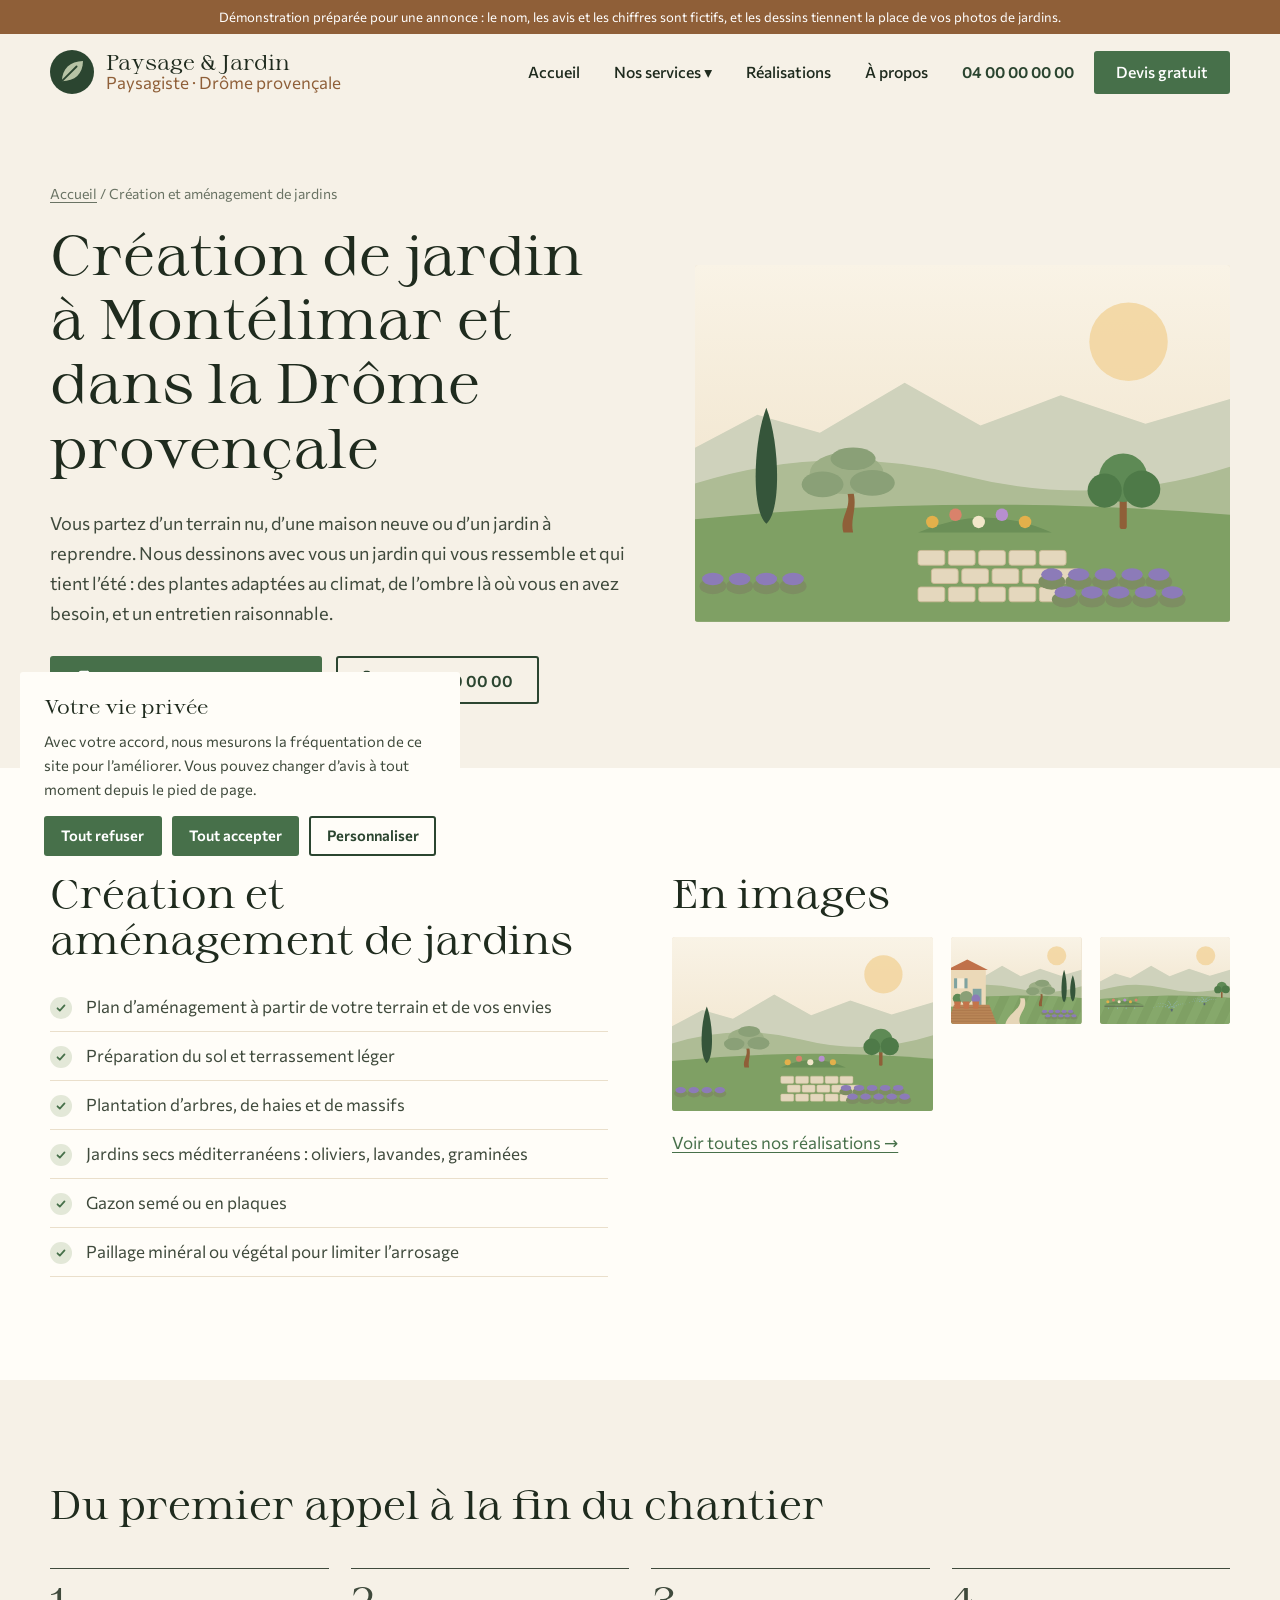
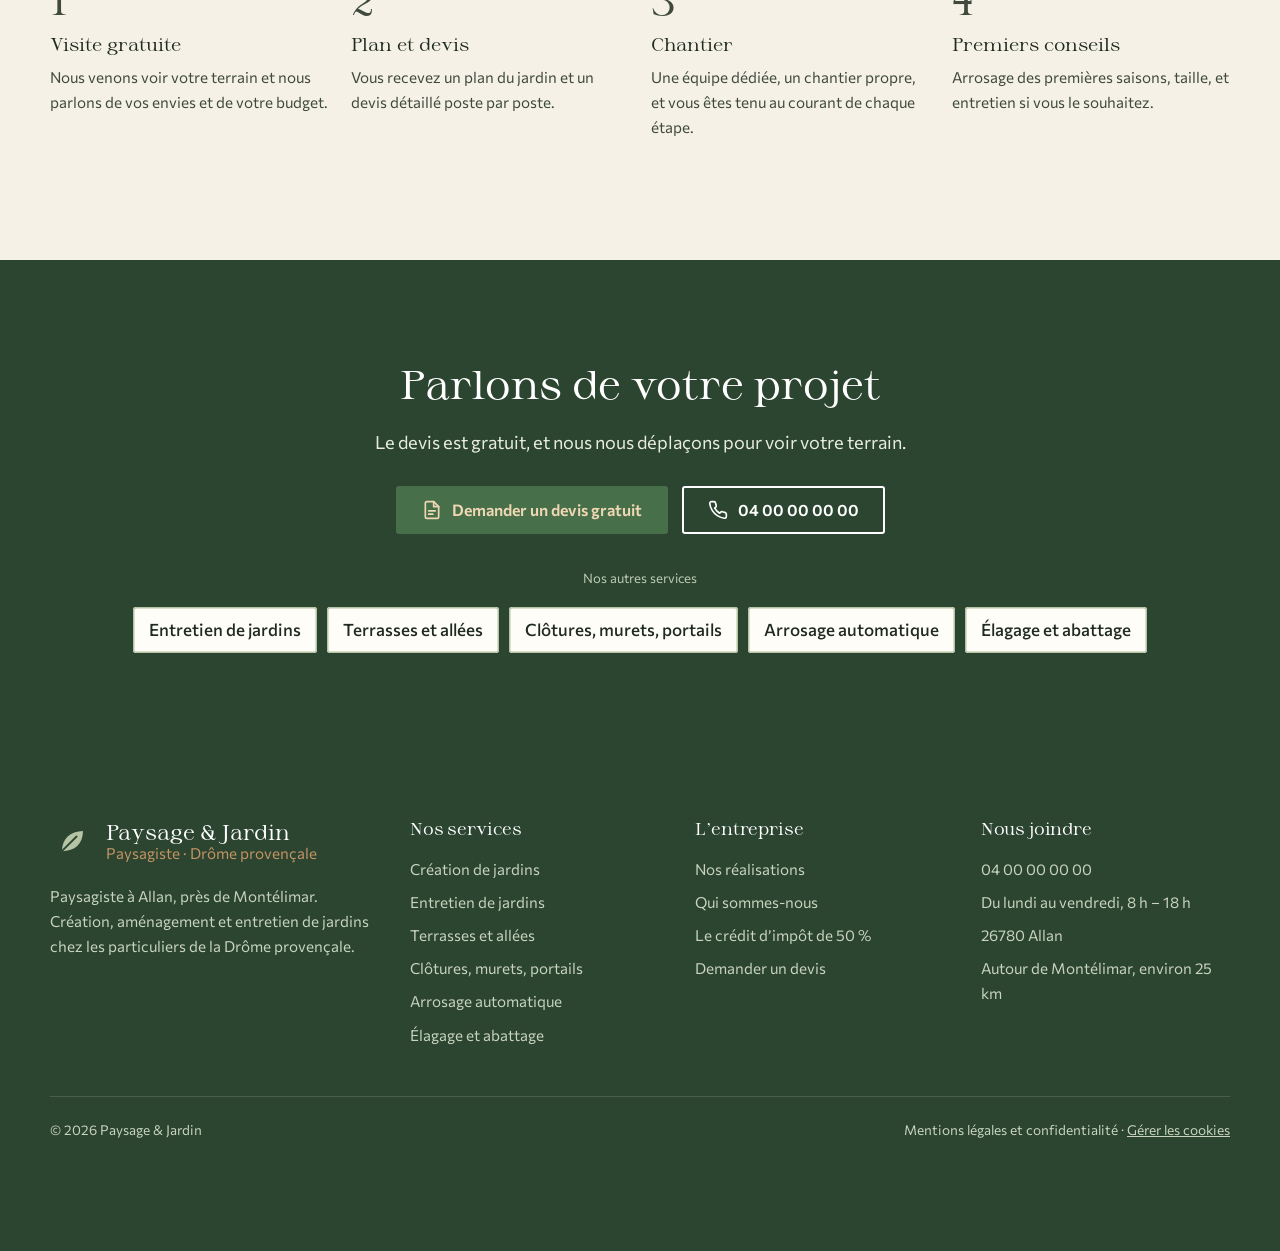
<file: creation-jardin.html>
<!doctype html>
<html lang="fr">
<head>
  <meta charset="utf-8">
  <meta name="viewport" content="width=device-width, initial-scale=1">
  <title>Création et aménagement de jardins à Montélimar | Paysage &amp; Jardin</title>
  <meta name="description" content="Un jardin pensé pour le soleil de la Drôme : plantes qui tiennent l'été, ombre où il en faut, entretien raisonnable. Paysagiste à Allan, près de Montélimar. Devis gratuit.">
  <!-- Démonstration : hors des moteurs de recherche. Le vrai site sera indexé. -->
  <meta name="robots" content="noindex, nofollow">
  <meta property="og:type" content="website">
  <meta property="og:locale" content="fr_FR">
  <meta property="og:title" content="Création et aménagement de jardins à Montélimar | Paysage &amp; Jardin">
  <meta property="og:description" content="Un jardin pensé pour le soleil de la Drôme : plantes qui tiennent l'été, ombre où il en faut, entretien raisonnable. Paysagiste à Allan, près de Montélimar. Devis gratuit.">
  <meta name="theme-color" content="#2B4530">
  <link rel="icon" href="data:image/svg+xml,%3Csvg%20xmlns%3D%22http%3A%2F%2Fwww.w3.org%2F2000%2Fsvg%22%20viewBox%3D%220%200%2048%2048%22%20aria-hidden%3D%22true%22%3E%3Ccircle%20cx%3D%2224%22%20cy%3D%2224%22%20r%3D%2224%22%20fill%3D%22%232B4530%22%2F%3E%3Cpath%20d%3D%22M13%2034C13%2021%2022%2012%2036%2012c0%2014-9%2022-23%2022z%22%20fill%3D%22%23B7C3A5%22%2F%3E%3Cpath%20d%3D%22M13.5%2033.5%2029%2018%22%20stroke%3D%22%232B4530%22%20stroke-width%3D%222%22%20stroke-linecap%3D%22round%22%2F%3E%3C%2Fsvg%3E">
  <link rel="preload" href="assets/fonts/sprat.woff2" as="font" type="font/woff2" crossorigin>
  <link rel="preload" href="assets/fonts/commissioner.woff2" as="font" type="font/woff2" crossorigin>
  <link rel="stylesheet" href="assets/style.css">
  <link rel="stylesheet" href="assets/reprise.css">
</head>
<body>
  <div class="bandeau-demo">Démonstration préparée pour une annonce : le nom, les avis et les chiffres sont fictifs, et les dessins tiennent la place de vos photos de jardins.</div>
  <header class="entete">
    <div class="conteneur">
      <a class="marque" href="index.html" aria-label="Paysage &amp; Jardin, accueil"><svg viewBox="0 0 48 48" aria-hidden="true"><circle cx="24" cy="24" r="24" fill="#2B4530"/><path d="M13 34C13 21 22 12 36 12c0 14-9 22-23 22z" fill="#B7C3A5"/><path d="M13.5 33.5 29 18" stroke="#2B4530" stroke-width="2" stroke-linecap="round"/></svg><span class="marque-nom"><strong>Paysage &amp; Jardin</strong><span>Paysagiste · Drôme provençale</span></span></a>
      <button class="bouton-menu" aria-label="Ouvrir le menu" aria-expanded="false" aria-controls="navigation"><span></span><span></span><span></span></button>
      <nav class="nav" id="navigation" aria-label="Navigation principale">
        <ul>
          <li><a href="index.html">Accueil</a></li>
          <li class="sous-menu"><button class="ouvrir-sous-menu" aria-expanded="false">Nos services ▾</button>
            <ul>
              <li><a href="creation-jardin.html" aria-current="page">Création et aménagement de jardins</a></li>
              <li><a href="entretien-jardin.html">Entretien d’espaces verts</a></li>
              <li><a href="terrasses-allees.html">Terrasses, allées et dallage</a></li>
              <li><a href="clotures-murets-portails.html">Clôtures, murets et portails</a></li>
              <li><a href="arrosage-automatique.html">Arrosage automatique</a></li>
              <li><a href="elagage-abattage.html">Élagage et abattage</a></li>
            </ul>
          </li>
          <li><a href="realisations.html">Réalisations</a></li>
          <li><a href="a-propos.html">À propos</a></li>
          <li><a class="tel-entete" href="tel:+33400000000">04 00 00 00 00</a></li>
          <li><a class="bouton" href="contact.html">Devis gratuit</a></li>
        </ul>
      </nav>
    </div>
  </header>
  <main>

    <section class="page-titre">
      <div class="conteneur">
        <div>
          <p class="fil"><a href="index.html">Accueil</a> / Création et aménagement de jardins</p>
          <h1>Création de jardin à Montélimar et dans la Drôme provençale</h1>
          <p class="intro">Vous partez d’un terrain nu, d’une maison neuve ou d’un jardin à reprendre. Nous dessinons avec vous un jardin qui vous ressemble et qui tient l’été : des plantes adaptées au climat, de l’ombre là où vous en avez besoin, et un entretien raisonnable.</p>
          <div class="boutons"><a class="bouton" href="contact.html?travaux=creation-jardin"><svg viewBox="0 0 24 24" fill="none" stroke="currentColor" stroke-width="2" stroke-linecap="round" stroke-linejoin="round" aria-hidden="true"><path d="M14 2H6a2 2 0 0 0-2 2v16a2 2 0 0 0 2 2h12a2 2 0 0 0 2-2V8z"/><path d="M14 2v6h6M8 13h8M8 17h5"/></svg>Demander un devis gratuit</a><a class="bouton bouton-ligne" href="tel:+33400000000"><svg viewBox="0 0 24 24" fill="none" stroke="currentColor" stroke-width="2" stroke-linecap="round" stroke-linejoin="round" aria-hidden="true"><path d="M22 16.9v3a2 2 0 0 1-2.2 2 19.8 19.8 0 0 1-8.6-3.1 19.5 19.5 0 0 1-6-6A19.8 19.8 0 0 1 2.1 4.2 2 2 0 0 1 4.1 2h3a2 2 0 0 1 2 1.7c.1.9.4 1.8.7 2.7a2 2 0 0 1-.5 2.1L8 9.8a16 16 0 0 0 6 6l1.3-1.3a2 2 0 0 1 2.1-.4c.9.3 1.8.6 2.7.7a2 2 0 0 1 1.7 2z"/></svg>04 00 00 00 00</a></div>
        </div>
        <div class="illustration"><svg viewBox="0 0 600 400" role="img" aria-label="Jardin créé : massifs fleuris, dallage, olivier et lavandes" preserveAspectRatio="xMidYMid slice">
  <defs><linearGradient id="ciel1" x1="0" y1="0" x2="0" y2="1"><stop offset="0" stop-color="#F9F3E6"/><stop offset="1" stop-color="#EEDFC3"/></linearGradient>
  <clipPath id="sol1"><path d="M0 285 Q300 255 600 280 V400 H0Z"/></clipPath></defs>
  <rect width="600" height="400" fill="url(#ciel1)"/><circle cx="486" cy="86" r="44" fill="#F3D59E" opacity=".85"/>
  <path d="M0 205 L70 168 L140 188 L235 132 L320 180 L410 146 L505 178 L600 150 V400 H0Z" fill="#CFD2BC"/>
  <path d="M0 245 Q150 198 300 236 T600 226 V400 H0Z" fill="#AEBC95"/>
  <path d="M0 285 Q300 255 600 280 V400 H0Z" fill="#7FA064"/><path d="M80 160 C95 199 97 276 80 290 C63 276 65 199 80 160Z" fill="#35553A"/><path d="M166.4 300 C161 282 177.2 273 170 253.2 L177.2 253.2 C182.6 273 173.6 283.8 177.2 300Z" fill="#8F5F38"/><ellipse cx="170" cy="233.39999999999998" rx="41.4" ry="23.400000000000002" fill="#9DAF86"/><ellipse cx="143" cy="246" rx="23.400000000000002" ry="14.4" fill="#8AA077"/><ellipse cx="198.8" cy="244.2" rx="25.2" ry="14.4" fill="#8AA077"/><ellipse cx="177.2" cy="217.2" rx="25.2" ry="12.6" fill="#8AA077"/><path d="M250 300 Q325 266 400 300 Z" fill="#6B8F57"/><circle cx="266" cy="288" r="7" fill="#E3B04B"/><circle cx="292" cy="280" r="7" fill="#D9826B"/><circle cx="318" cy="288" r="7" fill="#F2E6C9"/><circle cx="344" cy="280" r="7" fill="#B78FD0"/><circle cx="370" cy="288" r="7" fill="#E3B04B"/><rect x="250" y="320" width="30" height="16.5" rx="3" fill="#E4D7BD" stroke="#CDBB98"/><rect x="284" y="320" width="30" height="16.5" rx="3" fill="#E4D7BD" stroke="#CDBB98"/><rect x="318" y="320" width="30" height="16.5" rx="3" fill="#E4D7BD" stroke="#CDBB98"/><rect x="352" y="320" width="30" height="16.5" rx="3" fill="#E4D7BD" stroke="#CDBB98"/><rect x="386" y="320" width="30" height="16.5" rx="3" fill="#E4D7BD" stroke="#CDBB98"/><rect x="265" y="340.5" width="30" height="16.5" rx="3" fill="#E4D7BD" stroke="#CDBB98"/><rect x="299" y="340.5" width="30" height="16.5" rx="3" fill="#E4D7BD" stroke="#CDBB98"/><rect x="333" y="340.5" width="30" height="16.5" rx="3" fill="#E4D7BD" stroke="#CDBB98"/><rect x="367" y="340.5" width="30" height="16.5" rx="3" fill="#E4D7BD" stroke="#CDBB98"/><rect x="401" y="340.5" width="30" height="16.5" rx="3" fill="#E4D7BD" stroke="#CDBB98"/><rect x="250" y="361" width="30" height="16.5" rx="3" fill="#E4D7BD" stroke="#CDBB98"/><rect x="284" y="361" width="30" height="16.5" rx="3" fill="#E4D7BD" stroke="#CDBB98"/><rect x="318" y="361" width="30" height="16.5" rx="3" fill="#E4D7BD" stroke="#CDBB98"/><rect x="352" y="361" width="30" height="16.5" rx="3" fill="#E4D7BD" stroke="#CDBB98"/><rect x="386" y="361" width="30" height="16.5" rx="3" fill="#E4D7BD" stroke="#CDBB98"/><rect x="476" y="259.2" width="8" height="36.800000000000004" rx="3" fill="#8F5F38"/><circle cx="480" cy="238.4" r="27.200000000000003" fill="#5E8A55"/><circle cx="459.2" cy="252.8" r="19.200000000000003" fill="#4E7A48"/><circle cx="500.8" cy="251.2" r="20.8" fill="#4E7A48"/><ellipse cx="400" cy="355" rx="15" ry="9" fill="#7D8E62"/><ellipse cx="400" cy="347" rx="12" ry="7" fill="#8C7BB8"/><ellipse cx="430" cy="355" rx="15" ry="9" fill="#7D8E62"/><ellipse cx="430" cy="347" rx="12" ry="7" fill="#8C7BB8"/><ellipse cx="460" cy="355" rx="15" ry="9" fill="#7D8E62"/><ellipse cx="460" cy="347" rx="12" ry="7" fill="#8C7BB8"/><ellipse cx="490" cy="355" rx="15" ry="9" fill="#7D8E62"/><ellipse cx="490" cy="347" rx="12" ry="7" fill="#8C7BB8"/><ellipse cx="520" cy="355" rx="15" ry="9" fill="#7D8E62"/><ellipse cx="520" cy="347" rx="12" ry="7" fill="#8C7BB8"/><ellipse cx="415" cy="375" rx="15" ry="9" fill="#7D8E62"/><ellipse cx="415" cy="367" rx="12" ry="7" fill="#8C7BB8"/><ellipse cx="445" cy="375" rx="15" ry="9" fill="#7D8E62"/><ellipse cx="445" cy="367" rx="12" ry="7" fill="#8C7BB8"/><ellipse cx="475" cy="375" rx="15" ry="9" fill="#7D8E62"/><ellipse cx="475" cy="367" rx="12" ry="7" fill="#8C7BB8"/><ellipse cx="505" cy="375" rx="15" ry="9" fill="#7D8E62"/><ellipse cx="505" cy="367" rx="12" ry="7" fill="#8C7BB8"/><ellipse cx="535" cy="375" rx="15" ry="9" fill="#7D8E62"/><ellipse cx="535" cy="367" rx="12" ry="7" fill="#8C7BB8"/><ellipse cx="20" cy="360" rx="15" ry="9" fill="#7D8E62"/><ellipse cx="20" cy="352" rx="12" ry="7" fill="#8C7BB8"/><ellipse cx="50" cy="360" rx="15" ry="9" fill="#7D8E62"/><ellipse cx="50" cy="352" rx="12" ry="7" fill="#8C7BB8"/><ellipse cx="80" cy="360" rx="15" ry="9" fill="#7D8E62"/><ellipse cx="80" cy="352" rx="12" ry="7" fill="#8C7BB8"/><ellipse cx="110" cy="360" rx="15" ry="9" fill="#7D8E62"/><ellipse cx="110" cy="352" rx="12" ry="7" fill="#8C7BB8"/></svg></div>
      </div>
    </section>
    <section class="fond-blanc">
      <div class="conteneur deux-colonnes">
        <div>
          <span class="surtitre">Ce que nous faisons</span>
          <h2>Création et aménagement de jardins</h2>
          <ul class="liste-coches"><li>Plan d’aménagement à partir de votre terrain et de vos envies</li><li>Préparation du sol et terrassement léger</li><li>Plantation d’arbres, de haies et de massifs</li><li>Jardins secs méditerranéens : oliviers, lavandes, graminées</li><li>Gazon semé ou en plaques</li><li>Paillage minéral ou végétal pour limiter l’arrosage</li></ul>
        </div>
        <div>
          <span class="surtitre">Nos chantiers</span>
          <h2>En images</h2>
          <div class="galerie" style="margin-top:0"><div class="illustration"><svg viewBox="0 0 600 400" role="img" aria-label="Jardin créé : massifs fleuris, dallage, olivier et lavandes" preserveAspectRatio="xMidYMid slice">
  <defs><linearGradient id="ciel2" x1="0" y1="0" x2="0" y2="1"><stop offset="0" stop-color="#F9F3E6"/><stop offset="1" stop-color="#EEDFC3"/></linearGradient>
  <clipPath id="sol2"><path d="M0 285 Q300 255 600 280 V400 H0Z"/></clipPath></defs>
  <rect width="600" height="400" fill="url(#ciel2)"/><circle cx="486" cy="86" r="44" fill="#F3D59E" opacity=".85"/>
  <path d="M0 205 L70 168 L140 188 L235 132 L320 180 L410 146 L505 178 L600 150 V400 H0Z" fill="#CFD2BC"/>
  <path d="M0 245 Q150 198 300 236 T600 226 V400 H0Z" fill="#AEBC95"/>
  <path d="M0 285 Q300 255 600 280 V400 H0Z" fill="#7FA064"/><path d="M80 160 C95 199 97 276 80 290 C63 276 65 199 80 160Z" fill="#35553A"/><path d="M166.4 300 C161 282 177.2 273 170 253.2 L177.2 253.2 C182.6 273 173.6 283.8 177.2 300Z" fill="#8F5F38"/><ellipse cx="170" cy="233.39999999999998" rx="41.4" ry="23.400000000000002" fill="#9DAF86"/><ellipse cx="143" cy="246" rx="23.400000000000002" ry="14.4" fill="#8AA077"/><ellipse cx="198.8" cy="244.2" rx="25.2" ry="14.4" fill="#8AA077"/><ellipse cx="177.2" cy="217.2" rx="25.2" ry="12.6" fill="#8AA077"/><path d="M250 300 Q325 266 400 300 Z" fill="#6B8F57"/><circle cx="266" cy="288" r="7" fill="#E3B04B"/><circle cx="292" cy="280" r="7" fill="#D9826B"/><circle cx="318" cy="288" r="7" fill="#F2E6C9"/><circle cx="344" cy="280" r="7" fill="#B78FD0"/><circle cx="370" cy="288" r="7" fill="#E3B04B"/><rect x="250" y="320" width="30" height="16.5" rx="3" fill="#E4D7BD" stroke="#CDBB98"/><rect x="284" y="320" width="30" height="16.5" rx="3" fill="#E4D7BD" stroke="#CDBB98"/><rect x="318" y="320" width="30" height="16.5" rx="3" fill="#E4D7BD" stroke="#CDBB98"/><rect x="352" y="320" width="30" height="16.5" rx="3" fill="#E4D7BD" stroke="#CDBB98"/><rect x="386" y="320" width="30" height="16.5" rx="3" fill="#E4D7BD" stroke="#CDBB98"/><rect x="265" y="340.5" width="30" height="16.5" rx="3" fill="#E4D7BD" stroke="#CDBB98"/><rect x="299" y="340.5" width="30" height="16.5" rx="3" fill="#E4D7BD" stroke="#CDBB98"/><rect x="333" y="340.5" width="30" height="16.5" rx="3" fill="#E4D7BD" stroke="#CDBB98"/><rect x="367" y="340.5" width="30" height="16.5" rx="3" fill="#E4D7BD" stroke="#CDBB98"/><rect x="401" y="340.5" width="30" height="16.5" rx="3" fill="#E4D7BD" stroke="#CDBB98"/><rect x="250" y="361" width="30" height="16.5" rx="3" fill="#E4D7BD" stroke="#CDBB98"/><rect x="284" y="361" width="30" height="16.5" rx="3" fill="#E4D7BD" stroke="#CDBB98"/><rect x="318" y="361" width="30" height="16.5" rx="3" fill="#E4D7BD" stroke="#CDBB98"/><rect x="352" y="361" width="30" height="16.5" rx="3" fill="#E4D7BD" stroke="#CDBB98"/><rect x="386" y="361" width="30" height="16.5" rx="3" fill="#E4D7BD" stroke="#CDBB98"/><rect x="476" y="259.2" width="8" height="36.800000000000004" rx="3" fill="#8F5F38"/><circle cx="480" cy="238.4" r="27.200000000000003" fill="#5E8A55"/><circle cx="459.2" cy="252.8" r="19.200000000000003" fill="#4E7A48"/><circle cx="500.8" cy="251.2" r="20.8" fill="#4E7A48"/><ellipse cx="400" cy="355" rx="15" ry="9" fill="#7D8E62"/><ellipse cx="400" cy="347" rx="12" ry="7" fill="#8C7BB8"/><ellipse cx="430" cy="355" rx="15" ry="9" fill="#7D8E62"/><ellipse cx="430" cy="347" rx="12" ry="7" fill="#8C7BB8"/><ellipse cx="460" cy="355" rx="15" ry="9" fill="#7D8E62"/><ellipse cx="460" cy="347" rx="12" ry="7" fill="#8C7BB8"/><ellipse cx="490" cy="355" rx="15" ry="9" fill="#7D8E62"/><ellipse cx="490" cy="347" rx="12" ry="7" fill="#8C7BB8"/><ellipse cx="520" cy="355" rx="15" ry="9" fill="#7D8E62"/><ellipse cx="520" cy="347" rx="12" ry="7" fill="#8C7BB8"/><ellipse cx="415" cy="375" rx="15" ry="9" fill="#7D8E62"/><ellipse cx="415" cy="367" rx="12" ry="7" fill="#8C7BB8"/><ellipse cx="445" cy="375" rx="15" ry="9" fill="#7D8E62"/><ellipse cx="445" cy="367" rx="12" ry="7" fill="#8C7BB8"/><ellipse cx="475" cy="375" rx="15" ry="9" fill="#7D8E62"/><ellipse cx="475" cy="367" rx="12" ry="7" fill="#8C7BB8"/><ellipse cx="505" cy="375" rx="15" ry="9" fill="#7D8E62"/><ellipse cx="505" cy="367" rx="12" ry="7" fill="#8C7BB8"/><ellipse cx="535" cy="375" rx="15" ry="9" fill="#7D8E62"/><ellipse cx="535" cy="367" rx="12" ry="7" fill="#8C7BB8"/><ellipse cx="20" cy="360" rx="15" ry="9" fill="#7D8E62"/><ellipse cx="20" cy="352" rx="12" ry="7" fill="#8C7BB8"/><ellipse cx="50" cy="360" rx="15" ry="9" fill="#7D8E62"/><ellipse cx="50" cy="352" rx="12" ry="7" fill="#8C7BB8"/><ellipse cx="80" cy="360" rx="15" ry="9" fill="#7D8E62"/><ellipse cx="80" cy="352" rx="12" ry="7" fill="#8C7BB8"/><ellipse cx="110" cy="360" rx="15" ry="9" fill="#7D8E62"/><ellipse cx="110" cy="352" rx="12" ry="7" fill="#8C7BB8"/></svg></div><div class="illustration"><svg viewBox="0 0 600 400" role="img" aria-label="Jardin provençal : olivier, cyprès, lavandes et terrasse en bois" preserveAspectRatio="xMidYMid slice">
  <defs><linearGradient id="ciel3" x1="0" y1="0" x2="0" y2="1"><stop offset="0" stop-color="#F9F3E6"/><stop offset="1" stop-color="#EEDFC3"/></linearGradient>
  <clipPath id="sol3"><path d="M0 285 Q300 255 600 280 V400 H0Z"/></clipPath></defs>
  <rect width="600" height="400" fill="url(#ciel3)"/><circle cx="486" cy="86" r="44" fill="#F3D59E" opacity=".85"/>
  <path d="M0 205 L70 168 L140 188 L235 132 L320 180 L410 146 L505 178 L600 150 V400 H0Z" fill="#CFD2BC"/>
  <path d="M0 245 Q150 198 300 236 T600 226 V400 H0Z" fill="#AEBC95"/>
  <path d="M0 285 Q300 255 600 280 V400 H0Z" fill="#7FA064"/><g clip-path="url(#sol3)" fill="#8DB072" opacity=".55"><path d="M-60 400 L10 250 L55 250 L-15 400Z"/><path d="M30 400 L100 250 L145 250 L75 400Z"/><path d="M120 400 L190 250 L235 250 L165 400Z"/><path d="M210 400 L280 250 L325 250 L255 400Z"/><path d="M300 400 L370 250 L415 250 L345 400Z"/><path d="M390 400 L460 250 L505 250 L435 400Z"/><path d="M480 400 L550 250 L595 250 L525 400Z"/><path d="M570 400 L640 250 L685 250 L615 400Z"/></g><rect x="-10" y="150" width="170" height="170" fill="#EBD9B8"/><path d="M-20 152 L75 104 L170 152Z" fill="#C0714A"/><rect x="28" y="190" width="34" height="46" fill="#F6ECD8"/><rect x="14" y="190" width="14" height="46" fill="#7FA3A0"/><rect x="62" y="190" width="14" height="46" fill="#7FA3A0"/><rect x="100" y="238" width="40" height="82" fill="#7FA3A0"/><path d="M520 150 C535 195 537 286 520 300 C503 286 505 195 520 150Z" fill="#35553A"/><path d="M560 176 C575 212 577 282 560 296 C543 282 545 212 560 176Z" fill="#35553A"/><path d="M250 400 C262 350 330 330 318 282 L338 282 C356 332 300 356 318 400Z" fill="#E6D6B8"/><path d="M405.4 318 C398.5 295 419.2 283.5 410 258.2 L419.2 258.2 C426.1 283.5 414.6 297.3 419.2 318Z" fill="#8F5F38"/><ellipse cx="410" cy="232.9" rx="52.9" ry="29.9" fill="#9DAF86"/><ellipse cx="375.5" cy="249" rx="29.9" ry="18.4" fill="#8AA077"/><ellipse cx="446.8" cy="246.7" rx="32.199999999999996" ry="18.4" fill="#8AA077"/><ellipse cx="419.2" cy="212.2" rx="32.199999999999996" ry="16.099999999999998" fill="#8AA077"/><path d="M-20 400 L210 400 L176 312 L14 312Z" fill="#B98556"/><path d="M9.142857142857146 324.57142857142856 L180.85714285714286 324.57142857142856" stroke="#8F5F38" stroke-width="1.5"/><path d="M4.285714285714285 337.14285714285717 L185.71428571428572 337.14285714285717" stroke="#8F5F38" stroke-width="1.5"/><path d="M-0.571428571428573 349.7142857142857 L190.57142857142858 349.7142857142857" stroke="#8F5F38" stroke-width="1.5"/><path d="M-5.428571428571427 362.2857142857143 L195.42857142857142 362.2857142857143" stroke="#8F5F38" stroke-width="1.5"/><path d="M-10.285714285714286 374.8571428571429 L200.28571428571428 374.8571428571429" stroke="#8F5F38" stroke-width="1.5"/><path d="M-15.142857142857142 387.42857142857144 L205.14285714285714 387.42857142857144" stroke="#8F5F38" stroke-width="1.5"/><circle cx="30" cy="282.8" r="22" fill="#5E8A55"/><path d="M14 296 L46 296 L41 330 L19 330Z" fill="#C4744A"/><circle cx="70" cy="278" r="30" fill="#8AA077"/><path d="M54 296 L86 296 L81 330 L59 330Z" fill="#C4744A"/><circle cx="114" cy="284" r="20" fill="#8C7BB8"/><path d="M98 296 L130 296 L125 330 L103 330Z" fill="#C4744A"/><ellipse cx="430" cy="350" rx="15" ry="9" fill="#7D8E62"/><ellipse cx="430" cy="342" rx="12" ry="7" fill="#8C7BB8"/><ellipse cx="460" cy="350" rx="15" ry="9" fill="#7D8E62"/><ellipse cx="460" cy="342" rx="12" ry="7" fill="#8C7BB8"/><ellipse cx="490" cy="350" rx="15" ry="9" fill="#7D8E62"/><ellipse cx="490" cy="342" rx="12" ry="7" fill="#8C7BB8"/><ellipse cx="520" cy="350" rx="15" ry="9" fill="#7D8E62"/><ellipse cx="520" cy="342" rx="12" ry="7" fill="#8C7BB8"/><ellipse cx="550" cy="350" rx="15" ry="9" fill="#7D8E62"/><ellipse cx="550" cy="342" rx="12" ry="7" fill="#8C7BB8"/><ellipse cx="445" cy="370" rx="15" ry="9" fill="#7D8E62"/><ellipse cx="445" cy="362" rx="12" ry="7" fill="#8C7BB8"/><ellipse cx="475" cy="370" rx="15" ry="9" fill="#7D8E62"/><ellipse cx="475" cy="362" rx="12" ry="7" fill="#8C7BB8"/><ellipse cx="505" cy="370" rx="15" ry="9" fill="#7D8E62"/><ellipse cx="505" cy="362" rx="12" ry="7" fill="#8C7BB8"/><ellipse cx="535" cy="370" rx="15" ry="9" fill="#7D8E62"/><ellipse cx="535" cy="362" rx="12" ry="7" fill="#8C7BB8"/><ellipse cx="565" cy="370" rx="15" ry="9" fill="#7D8E62"/><ellipse cx="565" cy="362" rx="12" ry="7" fill="#8C7BB8"/></svg></div><div class="illustration"><svg viewBox="0 0 600 400" role="img" aria-label="Arrosage automatique : arroseurs et goutte-à-goutte" preserveAspectRatio="xMidYMid slice">
  <defs><linearGradient id="ciel4" x1="0" y1="0" x2="0" y2="1"><stop offset="0" stop-color="#F9F3E6"/><stop offset="1" stop-color="#EEDFC3"/></linearGradient>
  <clipPath id="sol4"><path d="M0 285 Q300 255 600 280 V400 H0Z"/></clipPath></defs>
  <rect width="600" height="400" fill="url(#ciel4)"/><circle cx="486" cy="86" r="44" fill="#F3D59E" opacity=".85"/>
  <path d="M0 205 L70 168 L140 188 L235 132 L320 180 L410 146 L505 178 L600 150 V400 H0Z" fill="#CFD2BC"/>
  <path d="M0 245 Q150 198 300 236 T600 226 V400 H0Z" fill="#AEBC95"/>
  <path d="M0 285 Q300 255 600 280 V400 H0Z" fill="#7FA064"/><g clip-path="url(#sol4)" fill="#8DB072" opacity=".55"><path d="M-60 400 L10 250 L55 250 L-15 400Z"/><path d="M30 400 L100 250 L145 250 L75 400Z"/><path d="M120 400 L190 250 L235 250 L165 400Z"/><path d="M210 400 L280 250 L325 250 L255 400Z"/><path d="M300 400 L370 250 L415 250 L345 400Z"/><path d="M390 400 L460 250 L505 250 L435 400Z"/><path d="M480 400 L550 250 L595 250 L525 400Z"/><path d="M570 400 L640 250 L685 250 L615 400Z"/></g><path d="M20 310 Q110 276 200 310 Z" fill="#6B8F57"/><circle cx="36" cy="298" r="7" fill="#E3B04B"/><circle cx="62" cy="290" r="7" fill="#D9826B"/><circle cx="88" cy="298" r="7" fill="#F2E6C9"/><circle cx="114" cy="290" r="7" fill="#B78FD0"/><circle cx="140" cy="298" r="7" fill="#E3B04B"/><circle cx="166" cy="290" r="7" fill="#D9826B"/><path d="M20 318 H200" stroke="#4A4A45" stroke-width="3"/><path d="M40 322 q-4 8 0 10 q4 -2 0 -10Z" fill="#8FB6C4"/><path d="M80 322 q-4 8 0 10 q4 -2 0 -10Z" fill="#8FB6C4"/><path d="M120 322 q-4 8 0 10 q4 -2 0 -10Z" fill="#8FB6C4"/><path d="M160 322 q-4 8 0 10 q4 -2 0 -10Z" fill="#8FB6C4"/><rect x="326" y="330" width="8" height="12" rx="2" fill="#5A6A70"/><circle cx="316.3" cy="325.2" r="2.6" fill="#8FB6C4"/><circle cx="302.6" cy="321.2" r="2.35" fill="#8FB6C4"/><circle cx="288.8" cy="319.1" r="2.1" fill="#8FB6C4"/><circle cx="275.1" cy="318.7" r="1.85" fill="#8FB6C4"/><circle cx="261.4" cy="320.2" r="1.6" fill="#8FB6C4"/><circle cx="247.7" cy="323.5" r="1.35" fill="#8FB6C4"/><circle cx="319.9" cy="322.1" r="2.6" fill="#8FB6C4"/><circle cx="309.8" cy="315.0" r="2.35" fill="#8FB6C4"/><circle cx="299.7" cy="309.8" r="2.1" fill="#8FB6C4"/><circle cx="289.6" cy="306.4" r="1.85" fill="#8FB6C4"/><circle cx="279.5" cy="304.8" r="1.6" fill="#8FB6C4"/><circle cx="269.4" cy="304.9" r="1.35" fill="#8FB6C4"/><circle cx="327.2" cy="320.5" r="2.6" fill="#8FB6C4"/><circle cx="324.5" cy="311.8" r="2.35" fill="#8FB6C4"/><circle cx="321.7" cy="305.0" r="2.1" fill="#8FB6C4"/><circle cx="319.0" cy="300.0" r="1.85" fill="#8FB6C4"/><circle cx="316.2" cy="296.7" r="1.6" fill="#8FB6C4"/><circle cx="313.5" cy="295.3" r="1.35" fill="#8FB6C4"/><circle cx="334.6" cy="320.6" r="2.6" fill="#8FB6C4"/><circle cx="339.1" cy="312.2" r="2.35" fill="#8FB6C4"/><circle cx="343.7" cy="305.5" r="2.1" fill="#8FB6C4"/><circle cx="348.2" cy="300.7" r="1.85" fill="#8FB6C4"/><circle cx="352.8" cy="297.6" r="1.6" fill="#8FB6C4"/><circle cx="357.3" cy="296.4" r="1.35" fill="#8FB6C4"/><circle cx="340.2" cy="322.6" r="2.6" fill="#8FB6C4"/><circle cx="350.4" cy="316.1" r="2.35" fill="#8FB6C4"/><circle cx="360.5" cy="311.4" r="2.1" fill="#8FB6C4"/><circle cx="370.7" cy="308.4" r="1.85" fill="#8FB6C4"/><circle cx="380.9" cy="307.3" r="1.6" fill="#8FB6C4"/><circle cx="391.1" cy="308.0" r="1.35" fill="#8FB6C4"/><rect x="476" y="302" width="8" height="12" rx="2" fill="#5A6A70"/><circle cx="468.8" cy="298.0" r="2.6" fill="#8FB6C4"/><circle cx="457.6" cy="295.0" r="2.35" fill="#8FB6C4"/><circle cx="446.3" cy="293.7" r="2.1" fill="#8FB6C4"/><circle cx="435.1" cy="294.3" r="1.85" fill="#8FB6C4"/><circle cx="423.9" cy="296.6" r="1.6" fill="#8FB6C4"/><circle cx="412.7" cy="300.7" r="1.35" fill="#8FB6C4"/><circle cx="471.7" cy="295.5" r="2.6" fill="#8FB6C4"/><circle cx="463.5" cy="289.9" r="2.35" fill="#8FB6C4"/><circle cx="455.2" cy="286.1" r="2.1" fill="#8FB6C4"/><circle cx="447.0" cy="284.1" r="1.85" fill="#8FB6C4"/><circle cx="438.7" cy="284.0" r="1.6" fill="#8FB6C4"/><circle cx="430.4" cy="285.6" r="1.35" fill="#8FB6C4"/><circle cx="477.7" cy="294.2" r="2.6" fill="#8FB6C4"/><circle cx="475.5" cy="287.3" r="2.35" fill="#8FB6C4"/><circle cx="473.2" cy="282.2" r="2.1" fill="#8FB6C4"/><circle cx="471.0" cy="278.9" r="1.85" fill="#8FB6C4"/><circle cx="468.7" cy="277.4" r="1.6" fill="#8FB6C4"/><circle cx="466.5" cy="277.7" r="1.35" fill="#8FB6C4"/><circle cx="483.7" cy="294.3" r="2.6" fill="#8FB6C4"/><circle cx="487.5" cy="287.6" r="2.35" fill="#8FB6C4"/><circle cx="491.2" cy="282.6" r="2.1" fill="#8FB6C4"/><circle cx="494.9" cy="279.5" r="1.85" fill="#8FB6C4"/><circle cx="498.6" cy="278.1" r="1.6" fill="#8FB6C4"/><circle cx="502.4" cy="278.6" r="1.35" fill="#8FB6C4"/><circle cx="488.3" cy="295.9" r="2.6" fill="#8FB6C4"/><circle cx="496.7" cy="290.8" r="2.35" fill="#8FB6C4"/><circle cx="505.0" cy="287.4" r="2.1" fill="#8FB6C4"/><circle cx="513.3" cy="285.8" r="1.85" fill="#8FB6C4"/><circle cx="521.7" cy="286.1" r="1.6" fill="#8FB6C4"/><circle cx="530.0" cy="288.1" r="1.35" fill="#8FB6C4"/><rect x="556.5" y="247.8" width="7" height="32.199999999999996" rx="3" fill="#8F5F38"/><circle cx="560" cy="229.6" r="23.799999999999997" fill="#5E8A55"/><circle cx="541.8" cy="242.2" r="16.799999999999997" fill="#4E7A48"/><circle cx="578.2" cy="240.8" r="18.2" fill="#4E7A48"/></svg></div></div>
          <p style="margin-top:18px"><a href="realisations.html">Voir toutes nos réalisations →</a></p>
        </div>
      </div>
    </section>
    <section>
      <div class="conteneur">
        <span class="surtitre">Comment on travaille</span>
        <h2>Du premier appel à la fin du chantier</h2>
        <ol class="etapes"><li><h3>Visite gratuite</h3><p>Nous venons voir votre terrain et nous parlons de vos envies et de votre budget.</p></li><li><h3>Plan et devis</h3><p>Vous recevez un plan du jardin et un devis détaillé poste par poste.</p></li><li><h3>Chantier</h3><p>Une équipe dédiée, un chantier propre, et vous êtes tenu au courant de chaque étape.</p></li><li><h3>Premiers conseils</h3><p>Arrosage des premières saisons, taille, et entretien si vous le souhaitez.</p></li></ol>
      </div>
    </section>
    <section class="fond-foret appel">
      <div class="conteneur">
        <h2>Parlons de votre projet</h2>
        <p class="intro" style="margin-inline:auto">Le devis est gratuit, et nous nous déplaçons pour voir votre terrain.</p>
        <div class="boutons"><a class="bouton" href="contact.html?travaux=creation-jardin"><svg viewBox="0 0 24 24" fill="none" stroke="currentColor" stroke-width="2" stroke-linecap="round" stroke-linejoin="round" aria-hidden="true"><path d="M14 2H6a2 2 0 0 0-2 2v16a2 2 0 0 0 2 2h12a2 2 0 0 0 2-2V8z"/><path d="M14 2v6h6M8 13h8M8 17h5"/></svg>Demander un devis gratuit</a><a class="bouton bouton-ligne" href="tel:+33400000000"><svg viewBox="0 0 24 24" fill="none" stroke="currentColor" stroke-width="2" stroke-linecap="round" stroke-linejoin="round" aria-hidden="true"><path d="M22 16.9v3a2 2 0 0 1-2.2 2 19.8 19.8 0 0 1-8.6-3.1 19.5 19.5 0 0 1-6-6A19.8 19.8 0 0 1 2.1 4.2 2 2 0 0 1 4.1 2h3a2 2 0 0 1 2 1.7c.1.9.4 1.8.7 2.7a2 2 0 0 1-.5 2.1L8 9.8a16 16 0 0 0 6 6l1.3-1.3a2 2 0 0 1 2.1-.4c.9.3 1.8.6 2.7.7a2 2 0 0 1 1.7 2z"/></svg>04 00 00 00 00</a></div>
        <p style="margin-top:34px" class="petit">Nos autres services</p>
        <div class="autres-services" style="justify-content:center"><a href="entretien-jardin.html" style="color:#1F2B1E">Entretien de jardins</a><a href="terrasses-allees.html" style="color:#1F2B1E">Terrasses et allées</a><a href="clotures-murets-portails.html" style="color:#1F2B1E">Clôtures, murets, portails</a><a href="arrosage-automatique.html" style="color:#1F2B1E">Arrosage automatique</a><a href="elagage-abattage.html" style="color:#1F2B1E">Élagage et abattage</a></div>
      </div>
    </section>
  </main>
  <footer class="pied">
    <div class="conteneur">
      <div class="grille">
        <div>
          <a class="marque" href="index.html" aria-label="Accueil"><svg viewBox="0 0 48 48" aria-hidden="true"><circle cx="24" cy="24" r="24" fill="#2B4530"/><path d="M13 34C13 21 22 12 36 12c0 14-9 22-23 22z" fill="#B7C3A5"/><path d="M13.5 33.5 29 18" stroke="#2B4530" stroke-width="2" stroke-linecap="round"/></svg><span class="marque-nom"><strong>Paysage &amp; Jardin</strong><span>Paysagiste · Drôme provençale</span></span></a>
          <p style="margin-top:20px;max-width:330px">Paysagiste à Allan, près de Montélimar. Création, aménagement et entretien de jardins chez les particuliers de la Drôme provençale.</p>
        </div>
        <div>
          <h4>Nos services</h4>
          <ul><li><a href="creation-jardin.html">Création de jardins</a></li><li><a href="entretien-jardin.html">Entretien de jardins</a></li><li><a href="terrasses-allees.html">Terrasses et allées</a></li><li><a href="clotures-murets-portails.html">Clôtures, murets, portails</a></li><li><a href="arrosage-automatique.html">Arrosage automatique</a></li><li><a href="elagage-abattage.html">Élagage et abattage</a></li></ul>
        </div>
        <div>
          <h4>L’entreprise</h4>
          <ul><li><a href="realisations.html">Nos réalisations</a></li><li><a href="a-propos.html">Qui sommes-nous</a></li><li><a href="entretien-jardin.html#credit-impot">Le crédit d’impôt de 50 %</a></li><li><a href="contact.html">Demander un devis</a></li></ul>
        </div>
        <div>
          <h4>Nous joindre</h4>
          <ul><li><a href="tel:+33400000000">04 00 00 00 00</a></li><li>Du lundi au vendredi, 8 h – 18 h</li><li>26780 Allan</li><li>Autour de Montélimar, environ 25 km</li></ul>
        </div>
      </div>
      <div class="pied-bas">
        <span>© <span data-annee>2026</span> Paysage &amp; Jardin</span>
        <span><a href="mentions-legales.html">Mentions légales et confidentialité</a> · <button class="lien-bouton" data-gerer-cookies>Gérer les cookies</button></span>
      </div>
    </div>
  </footer>
  <div class="barre-mobile">
    <a class="bouton bouton-ligne" href="tel:+33400000000"><svg viewBox="0 0 24 24" fill="none" stroke="currentColor" stroke-width="2" stroke-linecap="round" stroke-linejoin="round" aria-hidden="true"><path d="M22 16.9v3a2 2 0 0 1-2.2 2 19.8 19.8 0 0 1-8.6-3.1 19.5 19.5 0 0 1-6-6A19.8 19.8 0 0 1 2.1 4.2 2 2 0 0 1 4.1 2h3a2 2 0 0 1 2 1.7c.1.9.4 1.8.7 2.7a2 2 0 0 1-.5 2.1L8 9.8a16 16 0 0 0 6 6l1.3-1.3a2 2 0 0 1 2.1-.4c.9.3 1.8.6 2.7.7a2 2 0 0 1 1.7 2z"/></svg>Appeler</a>
    <a class="bouton" href="contact.html"><svg viewBox="0 0 24 24" fill="none" stroke="currentColor" stroke-width="2" stroke-linecap="round" stroke-linejoin="round" aria-hidden="true"><path d="M14 2H6a2 2 0 0 0-2 2v16a2 2 0 0 0 2 2h12a2 2 0 0 0 2-2V8z"/><path d="M14 2v6h6M8 13h8M8 17h5"/></svg>Demander un devis</a>
  </div>
  <div class="cookies" role="dialog" aria-labelledby="cookies-titre">
    <h2 id="cookies-titre">Votre vie privée</h2>
    <p>Avec votre accord, nous mesurons la fréquentation de ce site pour l’améliorer. Vous pouvez changer d’avis à tout moment depuis le pied de page.</p>
    <div class="cookies-actions">
      <button class="bouton" data-cookies="refuser">Tout refuser</button>
      <button class="bouton" data-cookies="accepter">Tout accepter</button>
      <button class="bouton bouton-ligne" data-cookies="personnaliser">Personnaliser</button>
    </div>
    <div class="cookies-detail">
      <div class="categorie"><div><strong>Nécessaires</strong><span>Mémorisent votre choix pendant six mois. Toujours actifs.</span></div><input type="checkbox" class="interrupteur" checked disabled aria-label="Cookies nécessaires, toujours actifs"></div>
      <div class="categorie"><div><strong>Mesure d’audience</strong><span>Statistiques de fréquentation, sans publicité ni revente.</span></div><input type="checkbox" class="interrupteur" id="mesure-audience" aria-label="Mesure d'audience"></div>
      <div class="cookies-actions"><button class="bouton" data-cookies="enregistrer">Enregistrer mes choix</button></div>
    </div>
  </div>
  <script src="assets/site.js" defer></script>
</body>
</html>
</file>
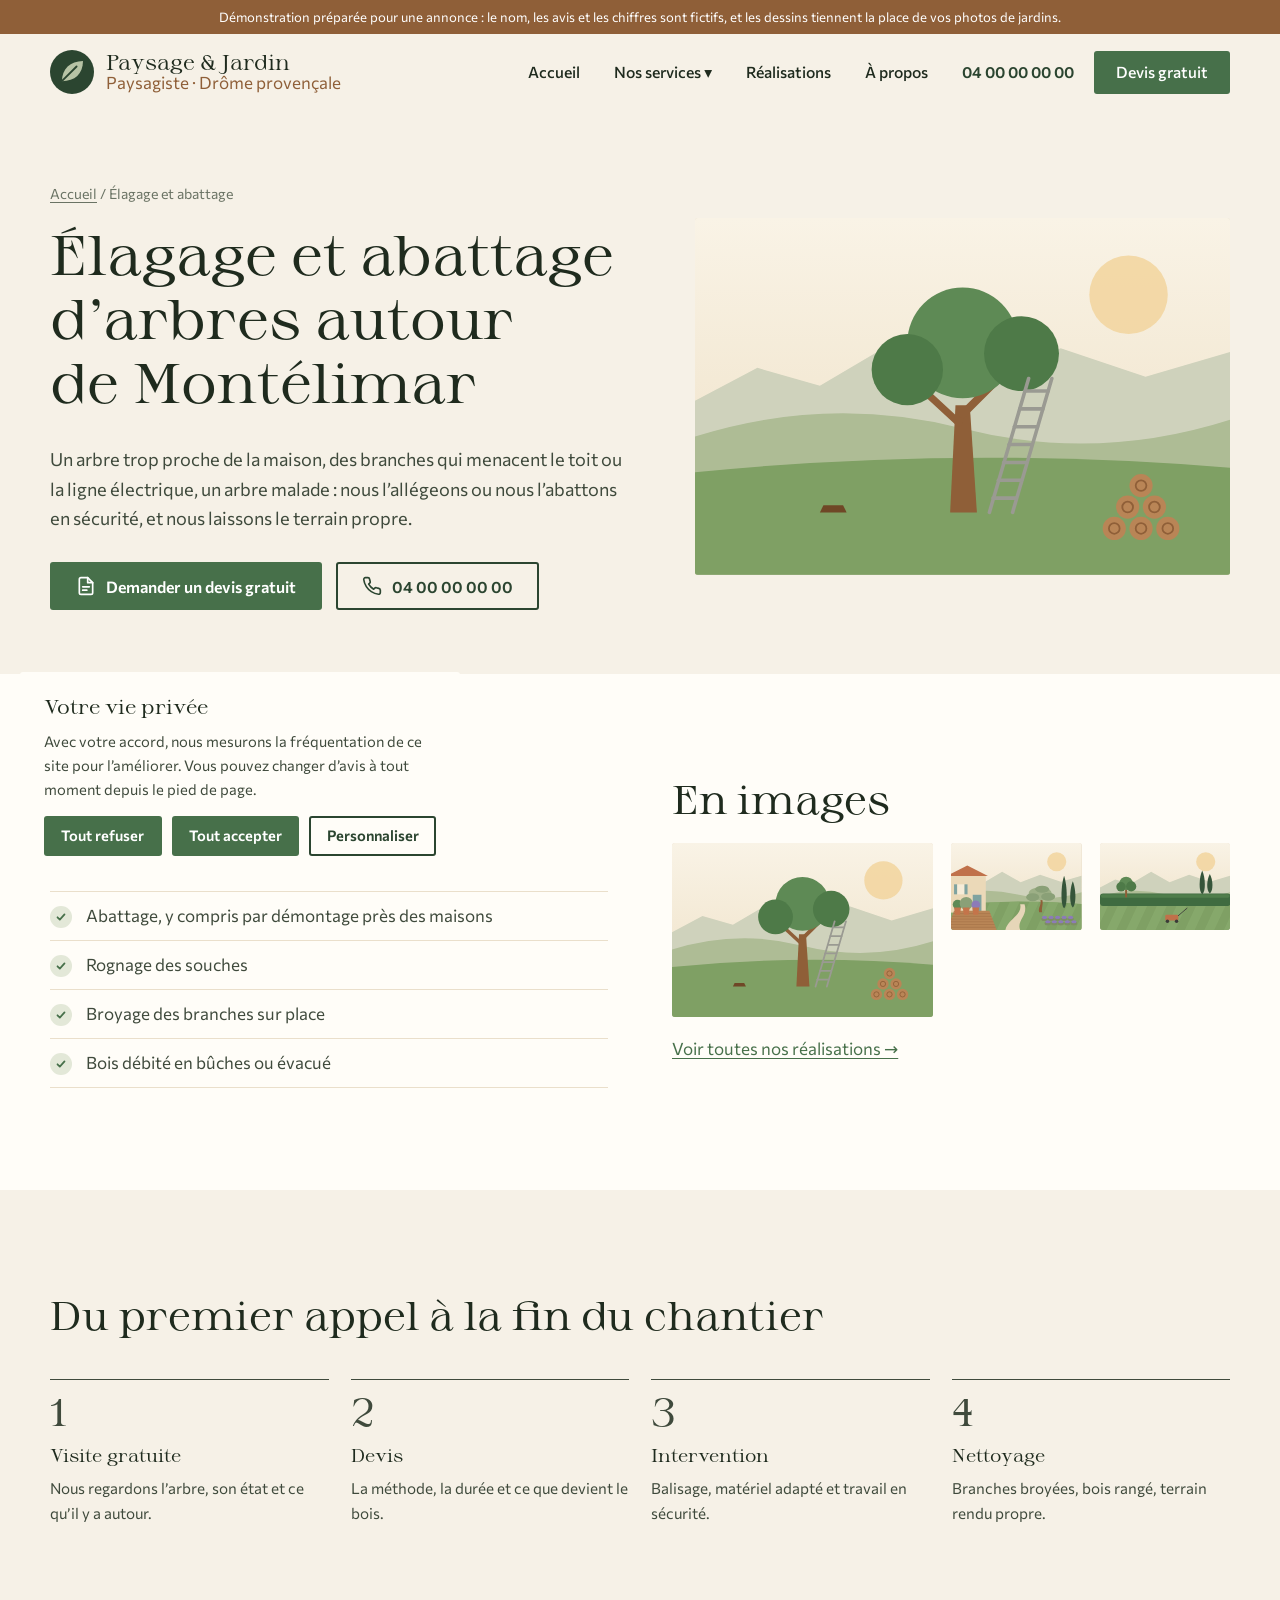
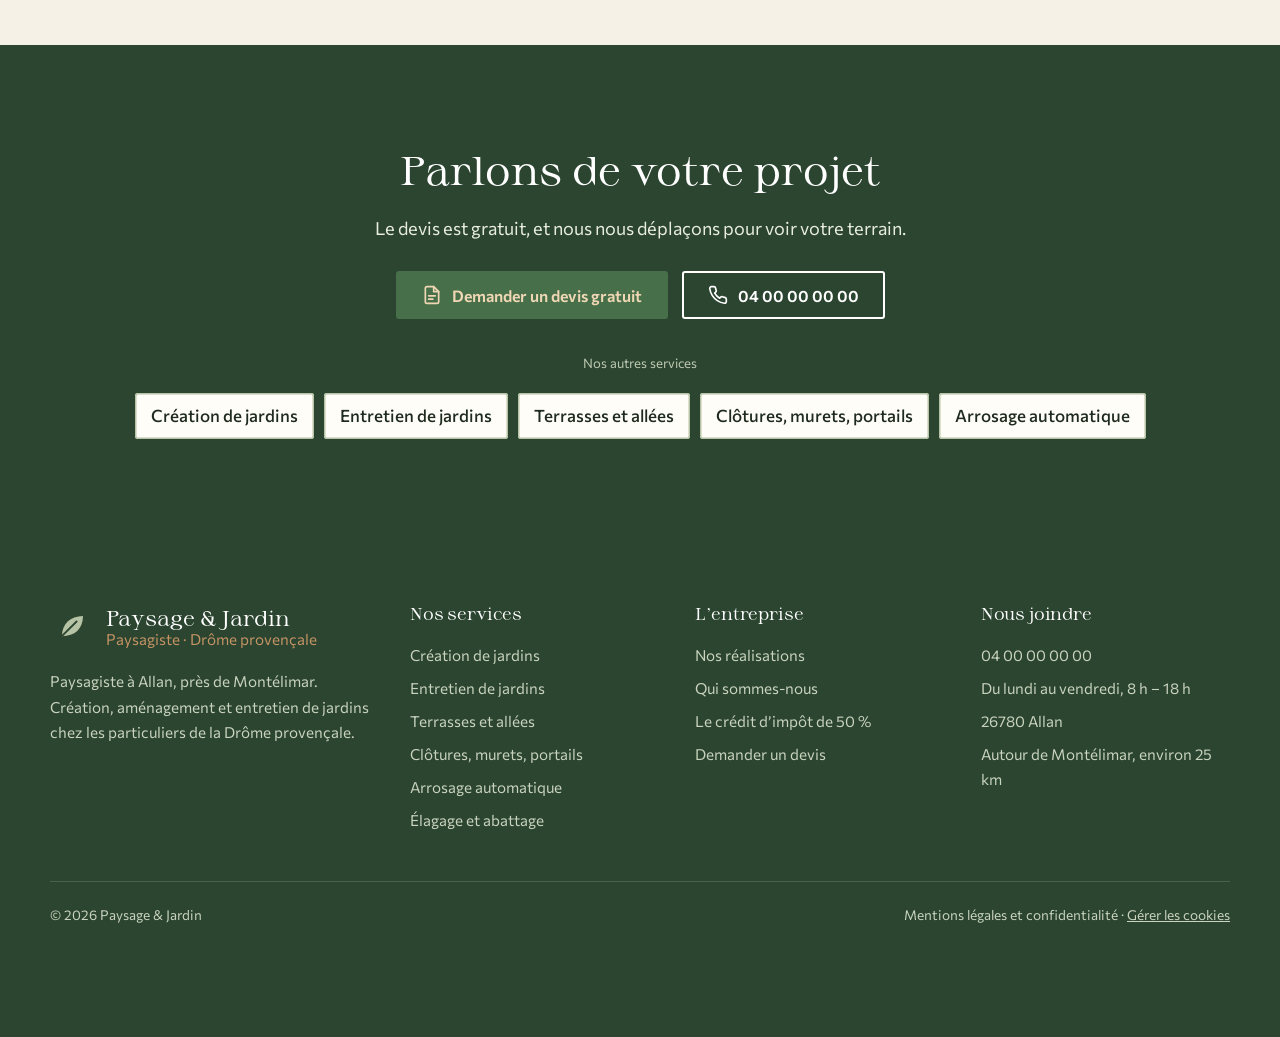
<file: elagage-abattage.html>
<!doctype html>
<html lang="fr">
<head>
  <meta charset="utf-8">
  <meta name="viewport" content="width=device-width, initial-scale=1">
  <title>Élagage et abattage à Montélimar | Paysage &amp; Jardin</title>
  <meta name="description" content="Alléger un arbre trop proche de la maison, abattre en sécurité, broyer ou débiter le bois. Paysagiste à Allan, près de Montélimar. Devis gratuit.">
  <!-- Démonstration : hors des moteurs de recherche. Le vrai site sera indexé. -->
  <meta name="robots" content="noindex, nofollow">
  <meta property="og:type" content="website">
  <meta property="og:locale" content="fr_FR">
  <meta property="og:title" content="Élagage et abattage à Montélimar | Paysage &amp; Jardin">
  <meta property="og:description" content="Alléger un arbre trop proche de la maison, abattre en sécurité, broyer ou débiter le bois. Paysagiste à Allan, près de Montélimar. Devis gratuit.">
  <meta name="theme-color" content="#2B4530">
  <link rel="icon" href="data:image/svg+xml,%3Csvg%20xmlns%3D%22http%3A%2F%2Fwww.w3.org%2F2000%2Fsvg%22%20viewBox%3D%220%200%2048%2048%22%20aria-hidden%3D%22true%22%3E%3Ccircle%20cx%3D%2224%22%20cy%3D%2224%22%20r%3D%2224%22%20fill%3D%22%232B4530%22%2F%3E%3Cpath%20d%3D%22M13%2034C13%2021%2022%2012%2036%2012c0%2014-9%2022-23%2022z%22%20fill%3D%22%23B7C3A5%22%2F%3E%3Cpath%20d%3D%22M13.5%2033.5%2029%2018%22%20stroke%3D%22%232B4530%22%20stroke-width%3D%222%22%20stroke-linecap%3D%22round%22%2F%3E%3C%2Fsvg%3E">
  <link rel="preload" href="assets/fonts/sprat.woff2" as="font" type="font/woff2" crossorigin>
  <link rel="preload" href="assets/fonts/commissioner.woff2" as="font" type="font/woff2" crossorigin>
  <link rel="stylesheet" href="assets/style.css">
  <link rel="stylesheet" href="assets/reprise.css">
</head>
<body>
  <div class="bandeau-demo">Démonstration préparée pour une annonce : le nom, les avis et les chiffres sont fictifs, et les dessins tiennent la place de vos photos de jardins.</div>
  <header class="entete">
    <div class="conteneur">
      <a class="marque" href="index.html" aria-label="Paysage &amp; Jardin, accueil"><svg viewBox="0 0 48 48" aria-hidden="true"><circle cx="24" cy="24" r="24" fill="#2B4530"/><path d="M13 34C13 21 22 12 36 12c0 14-9 22-23 22z" fill="#B7C3A5"/><path d="M13.5 33.5 29 18" stroke="#2B4530" stroke-width="2" stroke-linecap="round"/></svg><span class="marque-nom"><strong>Paysage &amp; Jardin</strong><span>Paysagiste · Drôme provençale</span></span></a>
      <button class="bouton-menu" aria-label="Ouvrir le menu" aria-expanded="false" aria-controls="navigation"><span></span><span></span><span></span></button>
      <nav class="nav" id="navigation" aria-label="Navigation principale">
        <ul>
          <li><a href="index.html">Accueil</a></li>
          <li class="sous-menu"><button class="ouvrir-sous-menu" aria-expanded="false">Nos services ▾</button>
            <ul>
              <li><a href="creation-jardin.html">Création et aménagement de jardins</a></li>
              <li><a href="entretien-jardin.html">Entretien d’espaces verts</a></li>
              <li><a href="terrasses-allees.html">Terrasses, allées et dallage</a></li>
              <li><a href="clotures-murets-portails.html">Clôtures, murets et portails</a></li>
              <li><a href="arrosage-automatique.html">Arrosage automatique</a></li>
              <li><a href="elagage-abattage.html" aria-current="page">Élagage et abattage</a></li>
            </ul>
          </li>
          <li><a href="realisations.html">Réalisations</a></li>
          <li><a href="a-propos.html">À propos</a></li>
          <li><a class="tel-entete" href="tel:+33400000000">04 00 00 00 00</a></li>
          <li><a class="bouton" href="contact.html">Devis gratuit</a></li>
        </ul>
      </nav>
    </div>
  </header>
  <main>

    <section class="page-titre">
      <div class="conteneur">
        <div>
          <p class="fil"><a href="index.html">Accueil</a> / Élagage et abattage</p>
          <h1>Élagage et abattage d’arbres autour de Montélimar</h1>
          <p class="intro">Un arbre trop proche de la maison, des branches qui menacent le toit ou la ligne électrique, un arbre malade : nous l’allégeons ou nous l’abattons en sécurité, et nous laissons le terrain propre.</p>
          <div class="boutons"><a class="bouton" href="contact.html?travaux=elagage-abattage"><svg viewBox="0 0 24 24" fill="none" stroke="currentColor" stroke-width="2" stroke-linecap="round" stroke-linejoin="round" aria-hidden="true"><path d="M14 2H6a2 2 0 0 0-2 2v16a2 2 0 0 0 2 2h12a2 2 0 0 0 2-2V8z"/><path d="M14 2v6h6M8 13h8M8 17h5"/></svg>Demander un devis gratuit</a><a class="bouton bouton-ligne" href="tel:+33400000000"><svg viewBox="0 0 24 24" fill="none" stroke="currentColor" stroke-width="2" stroke-linecap="round" stroke-linejoin="round" aria-hidden="true"><path d="M22 16.9v3a2 2 0 0 1-2.2 2 19.8 19.8 0 0 1-8.6-3.1 19.5 19.5 0 0 1-6-6A19.8 19.8 0 0 1 2.1 4.2 2 2 0 0 1 4.1 2h3a2 2 0 0 1 2 1.7c.1.9.4 1.8.7 2.7a2 2 0 0 1-.5 2.1L8 9.8a16 16 0 0 0 6 6l1.3-1.3a2 2 0 0 1 2.1-.4c.9.3 1.8.6 2.7.7a2 2 0 0 1 1.7 2z"/></svg>04 00 00 00 00</a></div>
        </div>
        <div class="illustration"><svg viewBox="0 0 600 400" role="img" aria-label="Élagage d'un grand arbre, bois coupé en bûches" preserveAspectRatio="xMidYMid slice">
  <defs><linearGradient id="ciel21" x1="0" y1="0" x2="0" y2="1"><stop offset="0" stop-color="#F9F3E6"/><stop offset="1" stop-color="#EEDFC3"/></linearGradient>
  <clipPath id="sol21"><path d="M0 285 Q300 255 600 280 V400 H0Z"/></clipPath></defs>
  <rect width="600" height="400" fill="url(#ciel21)"/><circle cx="486" cy="86" r="44" fill="#F3D59E" opacity=".85"/>
  <path d="M0 205 L70 168 L140 188 L235 132 L320 180 L410 146 L505 178 L600 150 V400 H0Z" fill="#CFD2BC"/>
  <path d="M0 245 Q150 198 300 236 T600 226 V400 H0Z" fill="#AEBC95"/>
  <path d="M0 285 Q300 255 600 280 V400 H0Z" fill="#7FA064"/><path d="M286 330 L292 210 L308 210 L316 330Z" fill="#8F5F38"/><path d="M300 220 L360 160" stroke="#8F5F38" stroke-width="9" stroke-linecap="round"/><path d="M296 230 L242 180" stroke="#8F5F38" stroke-width="8" stroke-linecap="round"/><circle cx="300" cy="140" r="62" fill="#5E8A55"/><circle cx="238" cy="170" r="40" fill="#4E7A48"/><circle cx="366" cy="152" r="42" fill="#4E7A48"/><g stroke="#9A9A92" stroke-width="4" stroke-linecap="round"><line x1="330" y1="330" x2="374" y2="180"/><line x1="356" y1="330" x2="400" y2="180"/><line x1="334" y1="314" x2="360" y2="314"/><line x1="340" y1="294" x2="366" y2="294"/><line x1="346" y1="274" x2="372" y2="274"/><line x1="352" y1="254" x2="378" y2="254"/><line x1="358" y1="234" x2="384" y2="234"/><line x1="364" y1="214" x2="390" y2="214"/><line x1="370" y1="194" x2="396" y2="194"/></g><circle cx="470" cy="348" r="13" fill="#B98556"/><circle cx="470" cy="348" r="6" fill="none" stroke="#8F5F38" stroke-width="2"/><circle cx="500" cy="348" r="13" fill="#B98556"/><circle cx="500" cy="348" r="6" fill="none" stroke="#8F5F38" stroke-width="2"/><circle cx="530" cy="348" r="13" fill="#B98556"/><circle cx="530" cy="348" r="6" fill="none" stroke="#8F5F38" stroke-width="2"/><circle cx="485" cy="324" r="13" fill="#B98556"/><circle cx="485" cy="324" r="6" fill="none" stroke="#8F5F38" stroke-width="2"/><circle cx="515" cy="324" r="13" fill="#B98556"/><circle cx="515" cy="324" r="6" fill="none" stroke="#8F5F38" stroke-width="2"/><circle cx="500" cy="300" r="13" fill="#B98556"/><circle cx="500" cy="300" r="6" fill="none" stroke="#8F5F38" stroke-width="2"/><path d="M140 330 l30 0 l-4 -8 l-22 0Z" fill="#6F4726"/></svg></div>
      </div>
    </section>
    <section class="fond-blanc">
      <div class="conteneur deux-colonnes">
        <div>
          <span class="surtitre">Ce que nous faisons</span>
          <h2>Élagage et abattage</h2>
          <ul class="liste-coches"><li>Taille douce et élagage</li><li>Abattage, y compris par démontage près des maisons</li><li>Rognage des souches</li><li>Broyage des branches sur place</li><li>Bois débité en bûches ou évacué</li></ul>
        </div>
        <div>
          <span class="surtitre">Nos chantiers</span>
          <h2>En images</h2>
          <div class="galerie" style="margin-top:0"><div class="illustration"><svg viewBox="0 0 600 400" role="img" aria-label="Élagage d'un grand arbre, bois coupé en bûches" preserveAspectRatio="xMidYMid slice">
  <defs><linearGradient id="ciel22" x1="0" y1="0" x2="0" y2="1"><stop offset="0" stop-color="#F9F3E6"/><stop offset="1" stop-color="#EEDFC3"/></linearGradient>
  <clipPath id="sol22"><path d="M0 285 Q300 255 600 280 V400 H0Z"/></clipPath></defs>
  <rect width="600" height="400" fill="url(#ciel22)"/><circle cx="486" cy="86" r="44" fill="#F3D59E" opacity=".85"/>
  <path d="M0 205 L70 168 L140 188 L235 132 L320 180 L410 146 L505 178 L600 150 V400 H0Z" fill="#CFD2BC"/>
  <path d="M0 245 Q150 198 300 236 T600 226 V400 H0Z" fill="#AEBC95"/>
  <path d="M0 285 Q300 255 600 280 V400 H0Z" fill="#7FA064"/><path d="M286 330 L292 210 L308 210 L316 330Z" fill="#8F5F38"/><path d="M300 220 L360 160" stroke="#8F5F38" stroke-width="9" stroke-linecap="round"/><path d="M296 230 L242 180" stroke="#8F5F38" stroke-width="8" stroke-linecap="round"/><circle cx="300" cy="140" r="62" fill="#5E8A55"/><circle cx="238" cy="170" r="40" fill="#4E7A48"/><circle cx="366" cy="152" r="42" fill="#4E7A48"/><g stroke="#9A9A92" stroke-width="4" stroke-linecap="round"><line x1="330" y1="330" x2="374" y2="180"/><line x1="356" y1="330" x2="400" y2="180"/><line x1="334" y1="314" x2="360" y2="314"/><line x1="340" y1="294" x2="366" y2="294"/><line x1="346" y1="274" x2="372" y2="274"/><line x1="352" y1="254" x2="378" y2="254"/><line x1="358" y1="234" x2="384" y2="234"/><line x1="364" y1="214" x2="390" y2="214"/><line x1="370" y1="194" x2="396" y2="194"/></g><circle cx="470" cy="348" r="13" fill="#B98556"/><circle cx="470" cy="348" r="6" fill="none" stroke="#8F5F38" stroke-width="2"/><circle cx="500" cy="348" r="13" fill="#B98556"/><circle cx="500" cy="348" r="6" fill="none" stroke="#8F5F38" stroke-width="2"/><circle cx="530" cy="348" r="13" fill="#B98556"/><circle cx="530" cy="348" r="6" fill="none" stroke="#8F5F38" stroke-width="2"/><circle cx="485" cy="324" r="13" fill="#B98556"/><circle cx="485" cy="324" r="6" fill="none" stroke="#8F5F38" stroke-width="2"/><circle cx="515" cy="324" r="13" fill="#B98556"/><circle cx="515" cy="324" r="6" fill="none" stroke="#8F5F38" stroke-width="2"/><circle cx="500" cy="300" r="13" fill="#B98556"/><circle cx="500" cy="300" r="6" fill="none" stroke="#8F5F38" stroke-width="2"/><path d="M140 330 l30 0 l-4 -8 l-22 0Z" fill="#6F4726"/></svg></div><div class="illustration"><svg viewBox="0 0 600 400" role="img" aria-label="Jardin provençal : olivier, cyprès, lavandes et terrasse en bois" preserveAspectRatio="xMidYMid slice">
  <defs><linearGradient id="ciel23" x1="0" y1="0" x2="0" y2="1"><stop offset="0" stop-color="#F9F3E6"/><stop offset="1" stop-color="#EEDFC3"/></linearGradient>
  <clipPath id="sol23"><path d="M0 285 Q300 255 600 280 V400 H0Z"/></clipPath></defs>
  <rect width="600" height="400" fill="url(#ciel23)"/><circle cx="486" cy="86" r="44" fill="#F3D59E" opacity=".85"/>
  <path d="M0 205 L70 168 L140 188 L235 132 L320 180 L410 146 L505 178 L600 150 V400 H0Z" fill="#CFD2BC"/>
  <path d="M0 245 Q150 198 300 236 T600 226 V400 H0Z" fill="#AEBC95"/>
  <path d="M0 285 Q300 255 600 280 V400 H0Z" fill="#7FA064"/><g clip-path="url(#sol23)" fill="#8DB072" opacity=".55"><path d="M-60 400 L10 250 L55 250 L-15 400Z"/><path d="M30 400 L100 250 L145 250 L75 400Z"/><path d="M120 400 L190 250 L235 250 L165 400Z"/><path d="M210 400 L280 250 L325 250 L255 400Z"/><path d="M300 400 L370 250 L415 250 L345 400Z"/><path d="M390 400 L460 250 L505 250 L435 400Z"/><path d="M480 400 L550 250 L595 250 L525 400Z"/><path d="M570 400 L640 250 L685 250 L615 400Z"/></g><rect x="-10" y="150" width="170" height="170" fill="#EBD9B8"/><path d="M-20 152 L75 104 L170 152Z" fill="#C0714A"/><rect x="28" y="190" width="34" height="46" fill="#F6ECD8"/><rect x="14" y="190" width="14" height="46" fill="#7FA3A0"/><rect x="62" y="190" width="14" height="46" fill="#7FA3A0"/><rect x="100" y="238" width="40" height="82" fill="#7FA3A0"/><path d="M520 150 C535 195 537 286 520 300 C503 286 505 195 520 150Z" fill="#35553A"/><path d="M560 176 C575 212 577 282 560 296 C543 282 545 212 560 176Z" fill="#35553A"/><path d="M250 400 C262 350 330 330 318 282 L338 282 C356 332 300 356 318 400Z" fill="#E6D6B8"/><path d="M405.4 318 C398.5 295 419.2 283.5 410 258.2 L419.2 258.2 C426.1 283.5 414.6 297.3 419.2 318Z" fill="#8F5F38"/><ellipse cx="410" cy="232.9" rx="52.9" ry="29.9" fill="#9DAF86"/><ellipse cx="375.5" cy="249" rx="29.9" ry="18.4" fill="#8AA077"/><ellipse cx="446.8" cy="246.7" rx="32.199999999999996" ry="18.4" fill="#8AA077"/><ellipse cx="419.2" cy="212.2" rx="32.199999999999996" ry="16.099999999999998" fill="#8AA077"/><path d="M-20 400 L210 400 L176 312 L14 312Z" fill="#B98556"/><path d="M9.142857142857146 324.57142857142856 L180.85714285714286 324.57142857142856" stroke="#8F5F38" stroke-width="1.5"/><path d="M4.285714285714285 337.14285714285717 L185.71428571428572 337.14285714285717" stroke="#8F5F38" stroke-width="1.5"/><path d="M-0.571428571428573 349.7142857142857 L190.57142857142858 349.7142857142857" stroke="#8F5F38" stroke-width="1.5"/><path d="M-5.428571428571427 362.2857142857143 L195.42857142857142 362.2857142857143" stroke="#8F5F38" stroke-width="1.5"/><path d="M-10.285714285714286 374.8571428571429 L200.28571428571428 374.8571428571429" stroke="#8F5F38" stroke-width="1.5"/><path d="M-15.142857142857142 387.42857142857144 L205.14285714285714 387.42857142857144" stroke="#8F5F38" stroke-width="1.5"/><circle cx="30" cy="282.8" r="22" fill="#5E8A55"/><path d="M14 296 L46 296 L41 330 L19 330Z" fill="#C4744A"/><circle cx="70" cy="278" r="30" fill="#8AA077"/><path d="M54 296 L86 296 L81 330 L59 330Z" fill="#C4744A"/><circle cx="114" cy="284" r="20" fill="#8C7BB8"/><path d="M98 296 L130 296 L125 330 L103 330Z" fill="#C4744A"/><ellipse cx="430" cy="350" rx="15" ry="9" fill="#7D8E62"/><ellipse cx="430" cy="342" rx="12" ry="7" fill="#8C7BB8"/><ellipse cx="460" cy="350" rx="15" ry="9" fill="#7D8E62"/><ellipse cx="460" cy="342" rx="12" ry="7" fill="#8C7BB8"/><ellipse cx="490" cy="350" rx="15" ry="9" fill="#7D8E62"/><ellipse cx="490" cy="342" rx="12" ry="7" fill="#8C7BB8"/><ellipse cx="520" cy="350" rx="15" ry="9" fill="#7D8E62"/><ellipse cx="520" cy="342" rx="12" ry="7" fill="#8C7BB8"/><ellipse cx="550" cy="350" rx="15" ry="9" fill="#7D8E62"/><ellipse cx="550" cy="342" rx="12" ry="7" fill="#8C7BB8"/><ellipse cx="445" cy="370" rx="15" ry="9" fill="#7D8E62"/><ellipse cx="445" cy="362" rx="12" ry="7" fill="#8C7BB8"/><ellipse cx="475" cy="370" rx="15" ry="9" fill="#7D8E62"/><ellipse cx="475" cy="362" rx="12" ry="7" fill="#8C7BB8"/><ellipse cx="505" cy="370" rx="15" ry="9" fill="#7D8E62"/><ellipse cx="505" cy="362" rx="12" ry="7" fill="#8C7BB8"/><ellipse cx="535" cy="370" rx="15" ry="9" fill="#7D8E62"/><ellipse cx="535" cy="362" rx="12" ry="7" fill="#8C7BB8"/><ellipse cx="565" cy="370" rx="15" ry="9" fill="#7D8E62"/><ellipse cx="565" cy="362" rx="12" ry="7" fill="#8C7BB8"/></svg></div><div class="illustration"><svg viewBox="0 0 600 400" role="img" aria-label="Pelouse tondue et haie taillée" preserveAspectRatio="xMidYMid slice">
  <defs><linearGradient id="ciel24" x1="0" y1="0" x2="0" y2="1"><stop offset="0" stop-color="#F9F3E6"/><stop offset="1" stop-color="#EEDFC3"/></linearGradient>
  <clipPath id="sol24"><path d="M0 285 Q300 255 600 280 V400 H0Z"/></clipPath></defs>
  <rect width="600" height="400" fill="url(#ciel24)"/><circle cx="486" cy="86" r="44" fill="#F3D59E" opacity=".85"/>
  <path d="M0 205 L70 168 L140 188 L235 132 L320 180 L410 146 L505 178 L600 150 V400 H0Z" fill="#CFD2BC"/>
  <path d="M0 245 Q150 198 300 236 T600 226 V400 H0Z" fill="#AEBC95"/>
  <path d="M0 285 Q300 255 600 280 V400 H0Z" fill="#7FA064"/><g clip-path="url(#sol24)" fill="#8DB072" opacity=".55"><path d="M-60 400 L10 250 L55 250 L-15 400Z"/><path d="M30 400 L100 250 L145 250 L75 400Z"/><path d="M120 400 L190 250 L235 250 L165 400Z"/><path d="M210 400 L280 250 L325 250 L255 400Z"/><path d="M300 400 L370 250 L415 250 L345 400Z"/><path d="M390 400 L460 250 L505 250 L435 400Z"/><path d="M480 400 L550 250 L595 250 L525 400Z"/><path d="M570 400 L640 250 L685 250 L615 400Z"/></g><rect x="0" y="232" width="600" height="58" rx="14" fill="#3F6B40"/><rect x="4" y="236" width="592" height="16.240000000000002" rx="8" fill="#4F7D4B"/><rect x="115.5" y="208.6" width="9" height="41.4" rx="3" fill="#8F5F38"/><circle cx="120" cy="185.2" r="30.6" fill="#5E8A55"/><circle cx="96.6" cy="201.4" r="21.6" fill="#4E7A48"/><circle cx="143.4" cy="199.6" r="23.400000000000002" fill="#4E7A48"/><path d="M470 126 C485 159 487 222 470 236 C453 222 455 159 470 126Z" fill="#35553A"/><path d="M505 142 C520 169 522 218 505 232 C488 218 490 169 505 142Z" fill="#35553A"/><g><rect x="300" y="330" width="60" height="26" rx="6" fill="#C0714A"/><circle cx="310" cy="360" r="8" fill="#3B3B38"/><circle cx="352" cy="360" r="8" fill="#3B3B38"/><path d="M360 334 L400 300" stroke="#3B3B38" stroke-width="4" stroke-linecap="round"/></g></svg></div></div>
          <p style="margin-top:18px"><a href="realisations.html">Voir toutes nos réalisations →</a></p>
        </div>
      </div>
    </section>
    <section>
      <div class="conteneur">
        <span class="surtitre">Comment on travaille</span>
        <h2>Du premier appel à la fin du chantier</h2>
        <ol class="etapes"><li><h3>Visite gratuite</h3><p>Nous regardons l’arbre, son état et ce qu’il y a autour.</p></li><li><h3>Devis</h3><p>La méthode, la durée et ce que devient le bois.</p></li><li><h3>Intervention</h3><p>Balisage, matériel adapté et travail en sécurité.</p></li><li><h3>Nettoyage</h3><p>Branches broyées, bois rangé, terrain rendu propre.</p></li></ol>
      </div>
    </section>
    <section class="fond-foret appel">
      <div class="conteneur">
        <h2>Parlons de votre projet</h2>
        <p class="intro" style="margin-inline:auto">Le devis est gratuit, et nous nous déplaçons pour voir votre terrain.</p>
        <div class="boutons"><a class="bouton" href="contact.html?travaux=elagage-abattage"><svg viewBox="0 0 24 24" fill="none" stroke="currentColor" stroke-width="2" stroke-linecap="round" stroke-linejoin="round" aria-hidden="true"><path d="M14 2H6a2 2 0 0 0-2 2v16a2 2 0 0 0 2 2h12a2 2 0 0 0 2-2V8z"/><path d="M14 2v6h6M8 13h8M8 17h5"/></svg>Demander un devis gratuit</a><a class="bouton bouton-ligne" href="tel:+33400000000"><svg viewBox="0 0 24 24" fill="none" stroke="currentColor" stroke-width="2" stroke-linecap="round" stroke-linejoin="round" aria-hidden="true"><path d="M22 16.9v3a2 2 0 0 1-2.2 2 19.8 19.8 0 0 1-8.6-3.1 19.5 19.5 0 0 1-6-6A19.8 19.8 0 0 1 2.1 4.2 2 2 0 0 1 4.1 2h3a2 2 0 0 1 2 1.7c.1.9.4 1.8.7 2.7a2 2 0 0 1-.5 2.1L8 9.8a16 16 0 0 0 6 6l1.3-1.3a2 2 0 0 1 2.1-.4c.9.3 1.8.6 2.7.7a2 2 0 0 1 1.7 2z"/></svg>04 00 00 00 00</a></div>
        <p style="margin-top:34px" class="petit">Nos autres services</p>
        <div class="autres-services" style="justify-content:center"><a href="creation-jardin.html" style="color:#1F2B1E">Création de jardins</a><a href="entretien-jardin.html" style="color:#1F2B1E">Entretien de jardins</a><a href="terrasses-allees.html" style="color:#1F2B1E">Terrasses et allées</a><a href="clotures-murets-portails.html" style="color:#1F2B1E">Clôtures, murets, portails</a><a href="arrosage-automatique.html" style="color:#1F2B1E">Arrosage automatique</a></div>
      </div>
    </section>
  </main>
  <footer class="pied">
    <div class="conteneur">
      <div class="grille">
        <div>
          <a class="marque" href="index.html" aria-label="Accueil"><svg viewBox="0 0 48 48" aria-hidden="true"><circle cx="24" cy="24" r="24" fill="#2B4530"/><path d="M13 34C13 21 22 12 36 12c0 14-9 22-23 22z" fill="#B7C3A5"/><path d="M13.5 33.5 29 18" stroke="#2B4530" stroke-width="2" stroke-linecap="round"/></svg><span class="marque-nom"><strong>Paysage &amp; Jardin</strong><span>Paysagiste · Drôme provençale</span></span></a>
          <p style="margin-top:20px;max-width:330px">Paysagiste à Allan, près de Montélimar. Création, aménagement et entretien de jardins chez les particuliers de la Drôme provençale.</p>
        </div>
        <div>
          <h4>Nos services</h4>
          <ul><li><a href="creation-jardin.html">Création de jardins</a></li><li><a href="entretien-jardin.html">Entretien de jardins</a></li><li><a href="terrasses-allees.html">Terrasses et allées</a></li><li><a href="clotures-murets-portails.html">Clôtures, murets, portails</a></li><li><a href="arrosage-automatique.html">Arrosage automatique</a></li><li><a href="elagage-abattage.html">Élagage et abattage</a></li></ul>
        </div>
        <div>
          <h4>L’entreprise</h4>
          <ul><li><a href="realisations.html">Nos réalisations</a></li><li><a href="a-propos.html">Qui sommes-nous</a></li><li><a href="entretien-jardin.html#credit-impot">Le crédit d’impôt de 50 %</a></li><li><a href="contact.html">Demander un devis</a></li></ul>
        </div>
        <div>
          <h4>Nous joindre</h4>
          <ul><li><a href="tel:+33400000000">04 00 00 00 00</a></li><li>Du lundi au vendredi, 8 h – 18 h</li><li>26780 Allan</li><li>Autour de Montélimar, environ 25 km</li></ul>
        </div>
      </div>
      <div class="pied-bas">
        <span>© <span data-annee>2026</span> Paysage &amp; Jardin</span>
        <span><a href="mentions-legales.html">Mentions légales et confidentialité</a> · <button class="lien-bouton" data-gerer-cookies>Gérer les cookies</button></span>
      </div>
    </div>
  </footer>
  <div class="barre-mobile">
    <a class="bouton bouton-ligne" href="tel:+33400000000"><svg viewBox="0 0 24 24" fill="none" stroke="currentColor" stroke-width="2" stroke-linecap="round" stroke-linejoin="round" aria-hidden="true"><path d="M22 16.9v3a2 2 0 0 1-2.2 2 19.8 19.8 0 0 1-8.6-3.1 19.5 19.5 0 0 1-6-6A19.8 19.8 0 0 1 2.1 4.2 2 2 0 0 1 4.1 2h3a2 2 0 0 1 2 1.7c.1.9.4 1.8.7 2.7a2 2 0 0 1-.5 2.1L8 9.8a16 16 0 0 0 6 6l1.3-1.3a2 2 0 0 1 2.1-.4c.9.3 1.8.6 2.7.7a2 2 0 0 1 1.7 2z"/></svg>Appeler</a>
    <a class="bouton" href="contact.html"><svg viewBox="0 0 24 24" fill="none" stroke="currentColor" stroke-width="2" stroke-linecap="round" stroke-linejoin="round" aria-hidden="true"><path d="M14 2H6a2 2 0 0 0-2 2v16a2 2 0 0 0 2 2h12a2 2 0 0 0 2-2V8z"/><path d="M14 2v6h6M8 13h8M8 17h5"/></svg>Demander un devis</a>
  </div>
  <div class="cookies" role="dialog" aria-labelledby="cookies-titre">
    <h2 id="cookies-titre">Votre vie privée</h2>
    <p>Avec votre accord, nous mesurons la fréquentation de ce site pour l’améliorer. Vous pouvez changer d’avis à tout moment depuis le pied de page.</p>
    <div class="cookies-actions">
      <button class="bouton" data-cookies="refuser">Tout refuser</button>
      <button class="bouton" data-cookies="accepter">Tout accepter</button>
      <button class="bouton bouton-ligne" data-cookies="personnaliser">Personnaliser</button>
    </div>
    <div class="cookies-detail">
      <div class="categorie"><div><strong>Nécessaires</strong><span>Mémorisent votre choix pendant six mois. Toujours actifs.</span></div><input type="checkbox" class="interrupteur" checked disabled aria-label="Cookies nécessaires, toujours actifs"></div>
      <div class="categorie"><div><strong>Mesure d’audience</strong><span>Statistiques de fréquentation, sans publicité ni revente.</span></div><input type="checkbox" class="interrupteur" id="mesure-audience" aria-label="Mesure d'audience"></div>
      <div class="cookies-actions"><button class="bouton" data-cookies="enregistrer">Enregistrer mes choix</button></div>
    </div>
  </div>
  <script src="assets/site.js" defer></script>
</body>
</html>
</file>
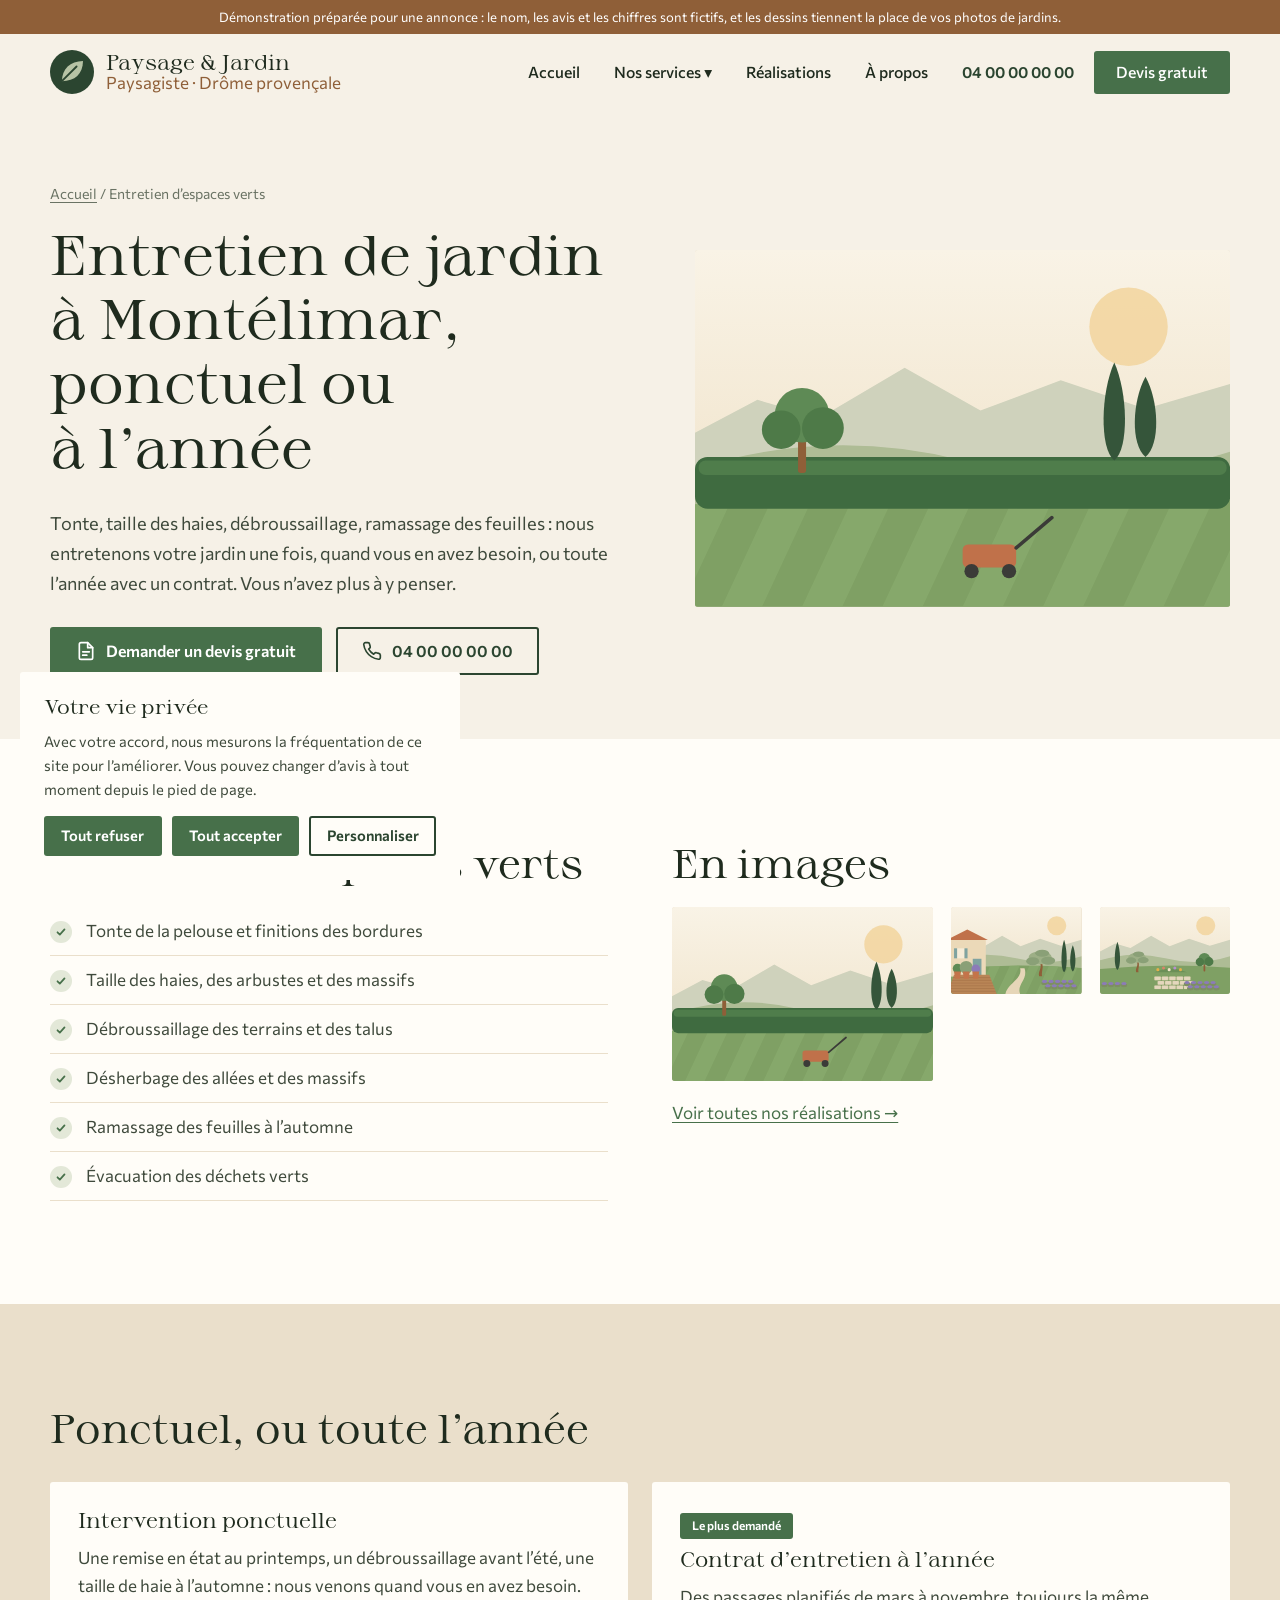
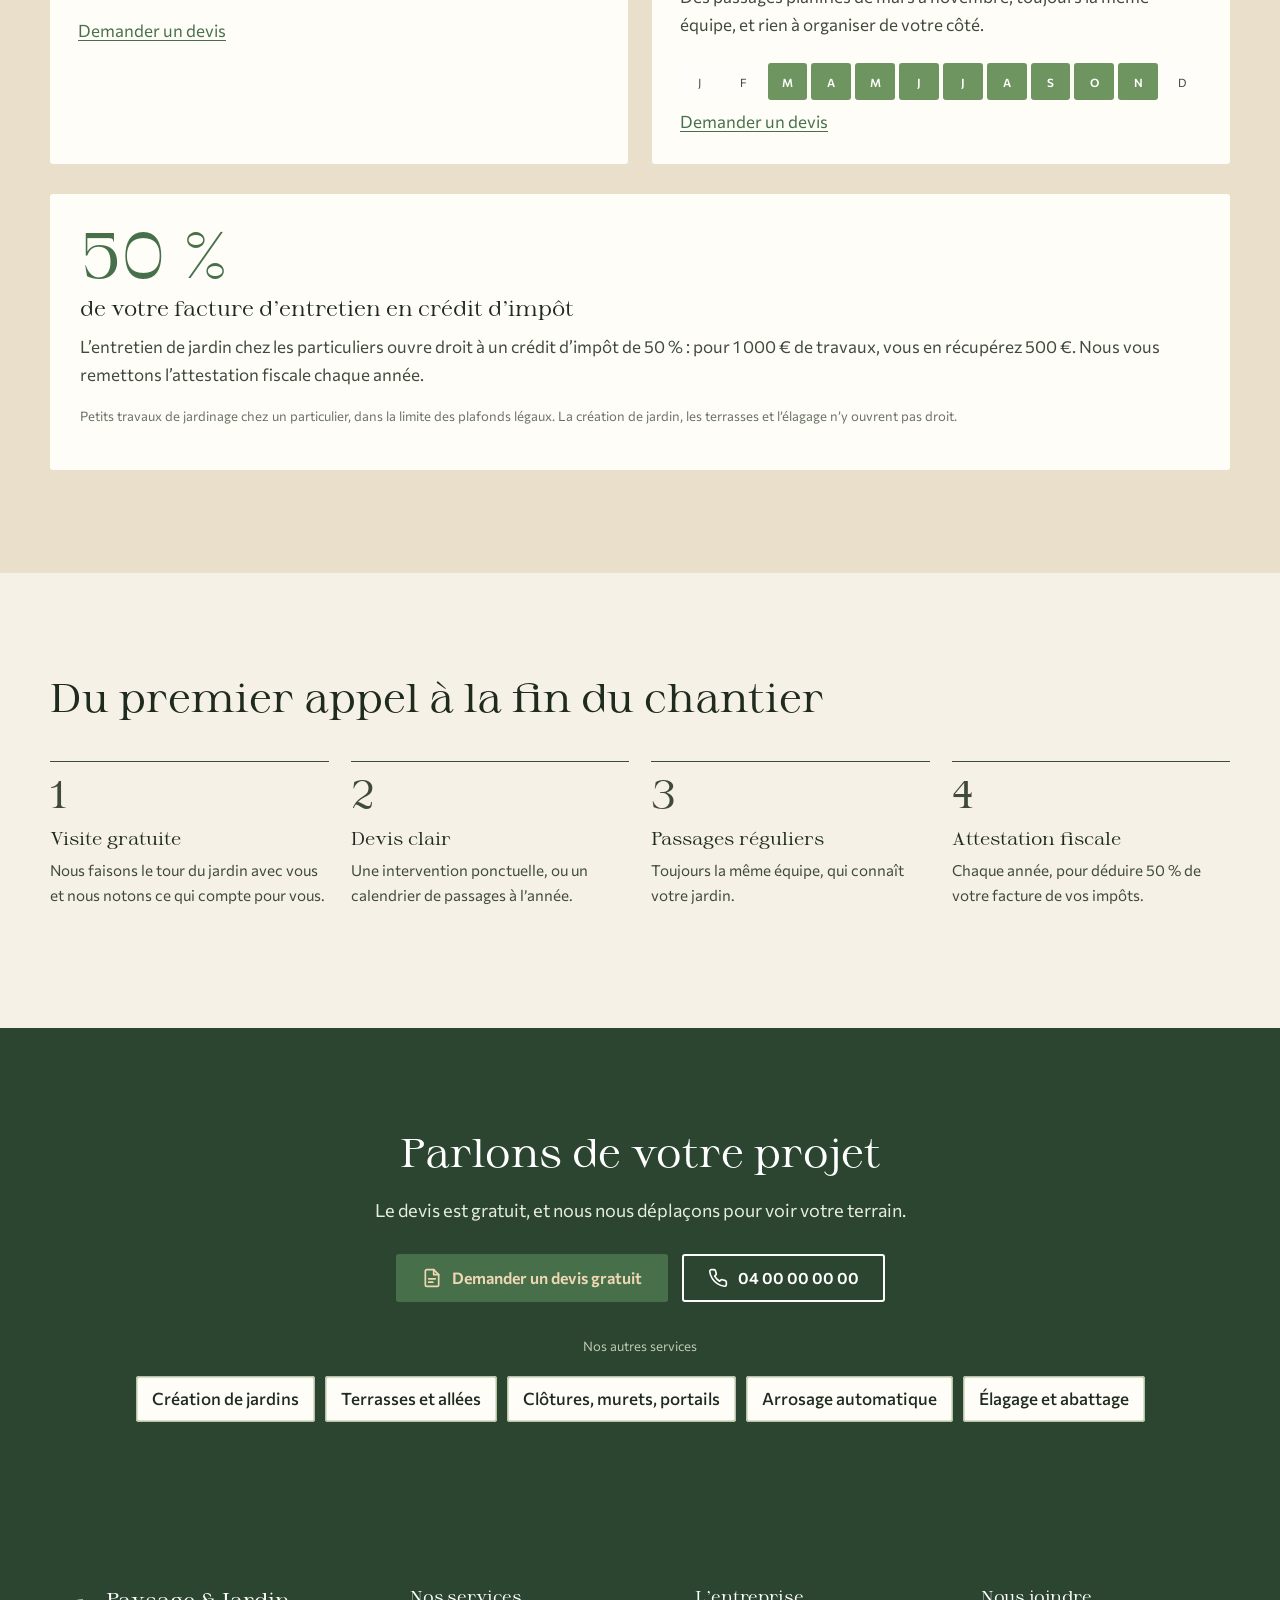
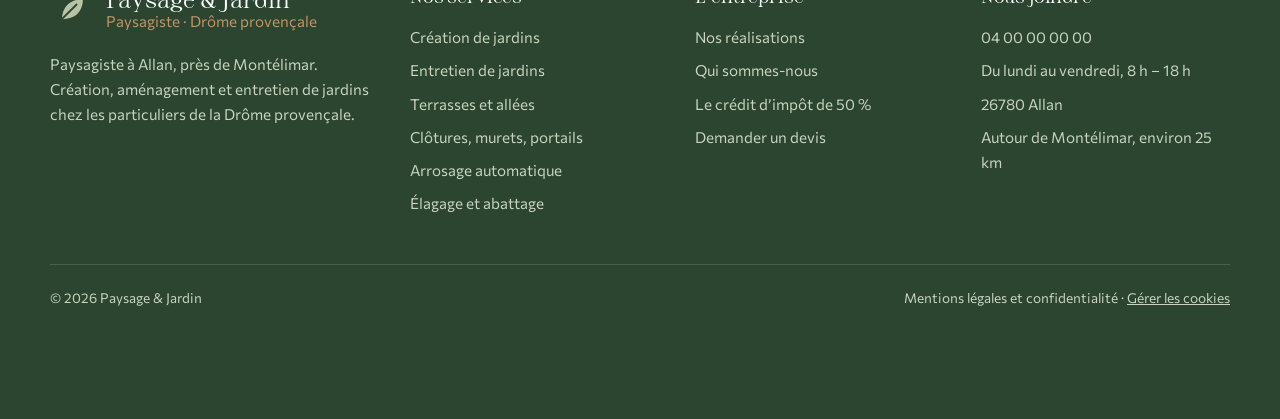
<file: entretien-jardin.html>
<!doctype html>
<html lang="fr">
<head>
  <meta charset="utf-8">
  <meta name="viewport" content="width=device-width, initial-scale=1">
  <title>Entretien d’espaces verts à Montélimar | Paysage &amp; Jardin</title>
  <meta name="description" content="Tonte, taille de haies, débroussaillage : une fois, ou toute l'année avec un contrat d'entretien. Paysagiste à Allan, près de Montélimar. Devis gratuit.">
  <!-- Démonstration : hors des moteurs de recherche. Le vrai site sera indexé. -->
  <meta name="robots" content="noindex, nofollow">
  <meta property="og:type" content="website">
  <meta property="og:locale" content="fr_FR">
  <meta property="og:title" content="Entretien d'espaces verts à Montélimar | Paysage &amp; Jardin">
  <meta property="og:description" content="Tonte, taille de haies, débroussaillage : une fois, ou toute l'année avec un contrat d'entretien. Paysagiste à Allan, près de Montélimar. Devis gratuit.">
  <meta name="theme-color" content="#2B4530">
  <link rel="icon" href="data:image/svg+xml,%3Csvg%20xmlns%3D%22http%3A%2F%2Fwww.w3.org%2F2000%2Fsvg%22%20viewBox%3D%220%200%2048%2048%22%20aria-hidden%3D%22true%22%3E%3Ccircle%20cx%3D%2224%22%20cy%3D%2224%22%20r%3D%2224%22%20fill%3D%22%232B4530%22%2F%3E%3Cpath%20d%3D%22M13%2034C13%2021%2022%2012%2036%2012c0%2014-9%2022-23%2022z%22%20fill%3D%22%23B7C3A5%22%2F%3E%3Cpath%20d%3D%22M13.5%2033.5%2029%2018%22%20stroke%3D%22%232B4530%22%20stroke-width%3D%222%22%20stroke-linecap%3D%22round%22%2F%3E%3C%2Fsvg%3E">

  <link rel="preload" href="assets/fonts/sprat.woff2" as="font" type="font/woff2" crossorigin>
  <link rel="preload" href="assets/fonts/commissioner.woff2" as="font" type="font/woff2" crossorigin>
  <link rel="stylesheet" href="assets/style.css">
  <link rel="stylesheet" href="assets/reprise.css">

</head>
<body>
  <div class="bandeau-demo">Démonstration préparée pour une annonce : le nom, les avis et les chiffres sont fictifs, et les dessins tiennent la place de vos photos de jardins.</div>
  <header class="entete">
    <div class="conteneur">
      <a class="marque" href="index.html" aria-label="Paysage &amp; Jardin, accueil"><svg viewBox="0 0 48 48" aria-hidden="true"><circle cx="24" cy="24" r="24" fill="#2B4530"/><path d="M13 34C13 21 22 12 36 12c0 14-9 22-23 22z" fill="#B7C3A5"/><path d="M13.5 33.5 29 18" stroke="#2B4530" stroke-width="2" stroke-linecap="round"/></svg><span class="marque-nom"><strong>Paysage &amp; Jardin</strong><span>Paysagiste · Drôme provençale</span></span></a>
      <button class="bouton-menu" aria-label="Ouvrir le menu" aria-expanded="false" aria-controls="navigation"><span></span><span></span><span></span></button>
      <nav class="nav" id="navigation" aria-label="Navigation principale">
        <ul>
          <li><a href="index.html">Accueil</a></li>
          <li class="sous-menu"><button class="ouvrir-sous-menu" aria-expanded="false">Nos services ▾</button>
            <ul>
              <li><a href="creation-jardin.html">Création et aménagement de jardins</a></li>
              <li><a href="entretien-jardin.html" aria-current="page">Entretien d’espaces verts</a></li>
              <li><a href="terrasses-allees.html">Terrasses, allées et dallage</a></li>
              <li><a href="clotures-murets-portails.html">Clôtures, murets et portails</a></li>
              <li><a href="arrosage-automatique.html">Arrosage automatique</a></li>
              <li><a href="elagage-abattage.html">Élagage et abattage</a></li>
            </ul>
          </li>
          <li><a href="realisations.html">Réalisations</a></li>
          <li><a href="a-propos.html">À propos</a></li>
          <li><a class="tel-entete" href="tel:+33400000000">04 00 00 00 00</a></li>
          <li><a class="bouton" href="contact.html">Devis gratuit</a></li>
        </ul>
      </nav>
    </div>
  </header>
  <main>

    <section class="page-titre">
      <div class="conteneur">
        <div>
          <p class="fil"><a href="index.html">Accueil</a> / Entretien d’espaces verts</p>
          <h1>Entretien de jardin à Montélimar, ponctuel ou à l’année</h1>
          <p class="intro">Tonte, taille des haies, débroussaillage, ramassage des feuilles : nous entretenons votre jardin une fois, quand vous en avez besoin, ou toute l’année avec un contrat. Vous n’avez plus à y penser.</p>
          <div class="boutons"><a class="bouton" href="contact.html?travaux=entretien-jardin"><svg viewBox="0 0 24 24" fill="none" stroke="currentColor" stroke-width="2" stroke-linecap="round" stroke-linejoin="round" aria-hidden="true"><path d="M14 2H6a2 2 0 0 0-2 2v16a2 2 0 0 0 2 2h12a2 2 0 0 0 2-2V8z"/><path d="M14 2v6h6M8 13h8M8 17h5"/></svg>Demander un devis gratuit</a><a class="bouton bouton-ligne" href="tel:+33400000000"><svg viewBox="0 0 24 24" fill="none" stroke="currentColor" stroke-width="2" stroke-linecap="round" stroke-linejoin="round" aria-hidden="true"><path d="M22 16.9v3a2 2 0 0 1-2.2 2 19.8 19.8 0 0 1-8.6-3.1 19.5 19.5 0 0 1-6-6A19.8 19.8 0 0 1 2.1 4.2 2 2 0 0 1 4.1 2h3a2 2 0 0 1 2 1.7c.1.9.4 1.8.7 2.7a2 2 0 0 1-.5 2.1L8 9.8a16 16 0 0 0 6 6l1.3-1.3a2 2 0 0 1 2.1-.4c.9.3 1.8.6 2.7.7a2 2 0 0 1 1.7 2z"/></svg>04 00 00 00 00</a></div>
        </div>
        <div class="illustration"><svg viewBox="0 0 600 400" role="img" aria-label="Pelouse tondue et haie taillée" preserveAspectRatio="xMidYMid slice">
  <defs><linearGradient id="ciel5" x1="0" y1="0" x2="0" y2="1"><stop offset="0" stop-color="#F9F3E6"/><stop offset="1" stop-color="#EEDFC3"/></linearGradient>
  <clipPath id="sol5"><path d="M0 285 Q300 255 600 280 V400 H0Z"/></clipPath></defs>
  <rect width="600" height="400" fill="url(#ciel5)"/><circle cx="486" cy="86" r="44" fill="#F3D59E" opacity=".85"/>
  <path d="M0 205 L70 168 L140 188 L235 132 L320 180 L410 146 L505 178 L600 150 V400 H0Z" fill="#CFD2BC"/>
  <path d="M0 245 Q150 198 300 236 T600 226 V400 H0Z" fill="#AEBC95"/>
  <path d="M0 285 Q300 255 600 280 V400 H0Z" fill="#7FA064"/><g clip-path="url(#sol5)" fill="#8DB072" opacity=".55"><path d="M-60 400 L10 250 L55 250 L-15 400Z"/><path d="M30 400 L100 250 L145 250 L75 400Z"/><path d="M120 400 L190 250 L235 250 L165 400Z"/><path d="M210 400 L280 250 L325 250 L255 400Z"/><path d="M300 400 L370 250 L415 250 L345 400Z"/><path d="M390 400 L460 250 L505 250 L435 400Z"/><path d="M480 400 L550 250 L595 250 L525 400Z"/><path d="M570 400 L640 250 L685 250 L615 400Z"/></g><rect x="0" y="232" width="600" height="58" rx="14" fill="#3F6B40"/><rect x="4" y="236" width="592" height="16.240000000000002" rx="8" fill="#4F7D4B"/><rect x="115.5" y="208.6" width="9" height="41.4" rx="3" fill="#8F5F38"/><circle cx="120" cy="185.2" r="30.6" fill="#5E8A55"/><circle cx="96.6" cy="201.4" r="21.6" fill="#4E7A48"/><circle cx="143.4" cy="199.6" r="23.400000000000002" fill="#4E7A48"/><path d="M470 126 C485 159 487 222 470 236 C453 222 455 159 470 126Z" fill="#35553A"/><path d="M505 142 C520 169 522 218 505 232 C488 218 490 169 505 142Z" fill="#35553A"/><g><rect x="300" y="330" width="60" height="26" rx="6" fill="#C0714A"/><circle cx="310" cy="360" r="8" fill="#3B3B38"/><circle cx="352" cy="360" r="8" fill="#3B3B38"/><path d="M360 334 L400 300" stroke="#3B3B38" stroke-width="4" stroke-linecap="round"/></g></svg></div>
      </div>
    </section>
    <section class="fond-blanc">
      <div class="conteneur deux-colonnes">
        <div>
          <span class="surtitre">Ce que nous faisons</span>
          <h2>Entretien d’espaces verts</h2>
          <ul class="liste-coches"><li>Tonte de la pelouse et finitions des bordures</li><li>Taille des haies, des arbustes et des massifs</li><li>Débroussaillage des terrains et des talus</li><li>Désherbage des allées et des massifs</li><li>Ramassage des feuilles à l’automne</li><li>Évacuation des déchets verts</li></ul>
        </div>
        <div>
          <span class="surtitre">Nos chantiers</span>
          <h2>En images</h2>
          <div class="galerie" style="margin-top:0"><div class="illustration"><svg viewBox="0 0 600 400" role="img" aria-label="Pelouse tondue et haie taillée" preserveAspectRatio="xMidYMid slice">
  <defs><linearGradient id="ciel6" x1="0" y1="0" x2="0" y2="1"><stop offset="0" stop-color="#F9F3E6"/><stop offset="1" stop-color="#EEDFC3"/></linearGradient>
  <clipPath id="sol6"><path d="M0 285 Q300 255 600 280 V400 H0Z"/></clipPath></defs>
  <rect width="600" height="400" fill="url(#ciel6)"/><circle cx="486" cy="86" r="44" fill="#F3D59E" opacity=".85"/>
  <path d="M0 205 L70 168 L140 188 L235 132 L320 180 L410 146 L505 178 L600 150 V400 H0Z" fill="#CFD2BC"/>
  <path d="M0 245 Q150 198 300 236 T600 226 V400 H0Z" fill="#AEBC95"/>
  <path d="M0 285 Q300 255 600 280 V400 H0Z" fill="#7FA064"/><g clip-path="url(#sol6)" fill="#8DB072" opacity=".55"><path d="M-60 400 L10 250 L55 250 L-15 400Z"/><path d="M30 400 L100 250 L145 250 L75 400Z"/><path d="M120 400 L190 250 L235 250 L165 400Z"/><path d="M210 400 L280 250 L325 250 L255 400Z"/><path d="M300 400 L370 250 L415 250 L345 400Z"/><path d="M390 400 L460 250 L505 250 L435 400Z"/><path d="M480 400 L550 250 L595 250 L525 400Z"/><path d="M570 400 L640 250 L685 250 L615 400Z"/></g><rect x="0" y="232" width="600" height="58" rx="14" fill="#3F6B40"/><rect x="4" y="236" width="592" height="16.240000000000002" rx="8" fill="#4F7D4B"/><rect x="115.5" y="208.6" width="9" height="41.4" rx="3" fill="#8F5F38"/><circle cx="120" cy="185.2" r="30.6" fill="#5E8A55"/><circle cx="96.6" cy="201.4" r="21.6" fill="#4E7A48"/><circle cx="143.4" cy="199.6" r="23.400000000000002" fill="#4E7A48"/><path d="M470 126 C485 159 487 222 470 236 C453 222 455 159 470 126Z" fill="#35553A"/><path d="M505 142 C520 169 522 218 505 232 C488 218 490 169 505 142Z" fill="#35553A"/><g><rect x="300" y="330" width="60" height="26" rx="6" fill="#C0714A"/><circle cx="310" cy="360" r="8" fill="#3B3B38"/><circle cx="352" cy="360" r="8" fill="#3B3B38"/><path d="M360 334 L400 300" stroke="#3B3B38" stroke-width="4" stroke-linecap="round"/></g></svg></div><div class="illustration"><svg viewBox="0 0 600 400" role="img" aria-label="Jardin provençal : olivier, cyprès, lavandes et terrasse en bois" preserveAspectRatio="xMidYMid slice">
  <defs><linearGradient id="ciel7" x1="0" y1="0" x2="0" y2="1"><stop offset="0" stop-color="#F9F3E6"/><stop offset="1" stop-color="#EEDFC3"/></linearGradient>
  <clipPath id="sol7"><path d="M0 285 Q300 255 600 280 V400 H0Z"/></clipPath></defs>
  <rect width="600" height="400" fill="url(#ciel7)"/><circle cx="486" cy="86" r="44" fill="#F3D59E" opacity=".85"/>
  <path d="M0 205 L70 168 L140 188 L235 132 L320 180 L410 146 L505 178 L600 150 V400 H0Z" fill="#CFD2BC"/>
  <path d="M0 245 Q150 198 300 236 T600 226 V400 H0Z" fill="#AEBC95"/>
  <path d="M0 285 Q300 255 600 280 V400 H0Z" fill="#7FA064"/><g clip-path="url(#sol7)" fill="#8DB072" opacity=".55"><path d="M-60 400 L10 250 L55 250 L-15 400Z"/><path d="M30 400 L100 250 L145 250 L75 400Z"/><path d="M120 400 L190 250 L235 250 L165 400Z"/><path d="M210 400 L280 250 L325 250 L255 400Z"/><path d="M300 400 L370 250 L415 250 L345 400Z"/><path d="M390 400 L460 250 L505 250 L435 400Z"/><path d="M480 400 L550 250 L595 250 L525 400Z"/><path d="M570 400 L640 250 L685 250 L615 400Z"/></g><rect x="-10" y="150" width="170" height="170" fill="#EBD9B8"/><path d="M-20 152 L75 104 L170 152Z" fill="#C0714A"/><rect x="28" y="190" width="34" height="46" fill="#F6ECD8"/><rect x="14" y="190" width="14" height="46" fill="#7FA3A0"/><rect x="62" y="190" width="14" height="46" fill="#7FA3A0"/><rect x="100" y="238" width="40" height="82" fill="#7FA3A0"/><path d="M520 150 C535 195 537 286 520 300 C503 286 505 195 520 150Z" fill="#35553A"/><path d="M560 176 C575 212 577 282 560 296 C543 282 545 212 560 176Z" fill="#35553A"/><path d="M250 400 C262 350 330 330 318 282 L338 282 C356 332 300 356 318 400Z" fill="#E6D6B8"/><path d="M405.4 318 C398.5 295 419.2 283.5 410 258.2 L419.2 258.2 C426.1 283.5 414.6 297.3 419.2 318Z" fill="#8F5F38"/><ellipse cx="410" cy="232.9" rx="52.9" ry="29.9" fill="#9DAF86"/><ellipse cx="375.5" cy="249" rx="29.9" ry="18.4" fill="#8AA077"/><ellipse cx="446.8" cy="246.7" rx="32.199999999999996" ry="18.4" fill="#8AA077"/><ellipse cx="419.2" cy="212.2" rx="32.199999999999996" ry="16.099999999999998" fill="#8AA077"/><path d="M-20 400 L210 400 L176 312 L14 312Z" fill="#B98556"/><path d="M9.142857142857146 324.57142857142856 L180.85714285714286 324.57142857142856" stroke="#8F5F38" stroke-width="1.5"/><path d="M4.285714285714285 337.14285714285717 L185.71428571428572 337.14285714285717" stroke="#8F5F38" stroke-width="1.5"/><path d="M-0.571428571428573 349.7142857142857 L190.57142857142858 349.7142857142857" stroke="#8F5F38" stroke-width="1.5"/><path d="M-5.428571428571427 362.2857142857143 L195.42857142857142 362.2857142857143" stroke="#8F5F38" stroke-width="1.5"/><path d="M-10.285714285714286 374.8571428571429 L200.28571428571428 374.8571428571429" stroke="#8F5F38" stroke-width="1.5"/><path d="M-15.142857142857142 387.42857142857144 L205.14285714285714 387.42857142857144" stroke="#8F5F38" stroke-width="1.5"/><circle cx="30" cy="282.8" r="22" fill="#5E8A55"/><path d="M14 296 L46 296 L41 330 L19 330Z" fill="#C4744A"/><circle cx="70" cy="278" r="30" fill="#8AA077"/><path d="M54 296 L86 296 L81 330 L59 330Z" fill="#C4744A"/><circle cx="114" cy="284" r="20" fill="#8C7BB8"/><path d="M98 296 L130 296 L125 330 L103 330Z" fill="#C4744A"/><ellipse cx="430" cy="350" rx="15" ry="9" fill="#7D8E62"/><ellipse cx="430" cy="342" rx="12" ry="7" fill="#8C7BB8"/><ellipse cx="460" cy="350" rx="15" ry="9" fill="#7D8E62"/><ellipse cx="460" cy="342" rx="12" ry="7" fill="#8C7BB8"/><ellipse cx="490" cy="350" rx="15" ry="9" fill="#7D8E62"/><ellipse cx="490" cy="342" rx="12" ry="7" fill="#8C7BB8"/><ellipse cx="520" cy="350" rx="15" ry="9" fill="#7D8E62"/><ellipse cx="520" cy="342" rx="12" ry="7" fill="#8C7BB8"/><ellipse cx="550" cy="350" rx="15" ry="9" fill="#7D8E62"/><ellipse cx="550" cy="342" rx="12" ry="7" fill="#8C7BB8"/><ellipse cx="445" cy="370" rx="15" ry="9" fill="#7D8E62"/><ellipse cx="445" cy="362" rx="12" ry="7" fill="#8C7BB8"/><ellipse cx="475" cy="370" rx="15" ry="9" fill="#7D8E62"/><ellipse cx="475" cy="362" rx="12" ry="7" fill="#8C7BB8"/><ellipse cx="505" cy="370" rx="15" ry="9" fill="#7D8E62"/><ellipse cx="505" cy="362" rx="12" ry="7" fill="#8C7BB8"/><ellipse cx="535" cy="370" rx="15" ry="9" fill="#7D8E62"/><ellipse cx="535" cy="362" rx="12" ry="7" fill="#8C7BB8"/><ellipse cx="565" cy="370" rx="15" ry="9" fill="#7D8E62"/><ellipse cx="565" cy="362" rx="12" ry="7" fill="#8C7BB8"/></svg></div><div class="illustration"><svg viewBox="0 0 600 400" role="img" aria-label="Jardin créé : massifs fleuris, dallage, olivier et lavandes" preserveAspectRatio="xMidYMid slice">
  <defs><linearGradient id="ciel8" x1="0" y1="0" x2="0" y2="1"><stop offset="0" stop-color="#F9F3E6"/><stop offset="1" stop-color="#EEDFC3"/></linearGradient>
  <clipPath id="sol8"><path d="M0 285 Q300 255 600 280 V400 H0Z"/></clipPath></defs>
  <rect width="600" height="400" fill="url(#ciel8)"/><circle cx="486" cy="86" r="44" fill="#F3D59E" opacity=".85"/>
  <path d="M0 205 L70 168 L140 188 L235 132 L320 180 L410 146 L505 178 L600 150 V400 H0Z" fill="#CFD2BC"/>
  <path d="M0 245 Q150 198 300 236 T600 226 V400 H0Z" fill="#AEBC95"/>
  <path d="M0 285 Q300 255 600 280 V400 H0Z" fill="#7FA064"/><path d="M80 160 C95 199 97 276 80 290 C63 276 65 199 80 160Z" fill="#35553A"/><path d="M166.4 300 C161 282 177.2 273 170 253.2 L177.2 253.2 C182.6 273 173.6 283.8 177.2 300Z" fill="#8F5F38"/><ellipse cx="170" cy="233.39999999999998" rx="41.4" ry="23.400000000000002" fill="#9DAF86"/><ellipse cx="143" cy="246" rx="23.400000000000002" ry="14.4" fill="#8AA077"/><ellipse cx="198.8" cy="244.2" rx="25.2" ry="14.4" fill="#8AA077"/><ellipse cx="177.2" cy="217.2" rx="25.2" ry="12.6" fill="#8AA077"/><path d="M250 300 Q325 266 400 300 Z" fill="#6B8F57"/><circle cx="266" cy="288" r="7" fill="#E3B04B"/><circle cx="292" cy="280" r="7" fill="#D9826B"/><circle cx="318" cy="288" r="7" fill="#F2E6C9"/><circle cx="344" cy="280" r="7" fill="#B78FD0"/><circle cx="370" cy="288" r="7" fill="#E3B04B"/><rect x="250" y="320" width="30" height="16.5" rx="3" fill="#E4D7BD" stroke="#CDBB98"/><rect x="284" y="320" width="30" height="16.5" rx="3" fill="#E4D7BD" stroke="#CDBB98"/><rect x="318" y="320" width="30" height="16.5" rx="3" fill="#E4D7BD" stroke="#CDBB98"/><rect x="352" y="320" width="30" height="16.5" rx="3" fill="#E4D7BD" stroke="#CDBB98"/><rect x="386" y="320" width="30" height="16.5" rx="3" fill="#E4D7BD" stroke="#CDBB98"/><rect x="265" y="340.5" width="30" height="16.5" rx="3" fill="#E4D7BD" stroke="#CDBB98"/><rect x="299" y="340.5" width="30" height="16.5" rx="3" fill="#E4D7BD" stroke="#CDBB98"/><rect x="333" y="340.5" width="30" height="16.5" rx="3" fill="#E4D7BD" stroke="#CDBB98"/><rect x="367" y="340.5" width="30" height="16.5" rx="3" fill="#E4D7BD" stroke="#CDBB98"/><rect x="401" y="340.5" width="30" height="16.5" rx="3" fill="#E4D7BD" stroke="#CDBB98"/><rect x="250" y="361" width="30" height="16.5" rx="3" fill="#E4D7BD" stroke="#CDBB98"/><rect x="284" y="361" width="30" height="16.5" rx="3" fill="#E4D7BD" stroke="#CDBB98"/><rect x="318" y="361" width="30" height="16.5" rx="3" fill="#E4D7BD" stroke="#CDBB98"/><rect x="352" y="361" width="30" height="16.5" rx="3" fill="#E4D7BD" stroke="#CDBB98"/><rect x="386" y="361" width="30" height="16.5" rx="3" fill="#E4D7BD" stroke="#CDBB98"/><rect x="476" y="259.2" width="8" height="36.800000000000004" rx="3" fill="#8F5F38"/><circle cx="480" cy="238.4" r="27.200000000000003" fill="#5E8A55"/><circle cx="459.2" cy="252.8" r="19.200000000000003" fill="#4E7A48"/><circle cx="500.8" cy="251.2" r="20.8" fill="#4E7A48"/><ellipse cx="400" cy="355" rx="15" ry="9" fill="#7D8E62"/><ellipse cx="400" cy="347" rx="12" ry="7" fill="#8C7BB8"/><ellipse cx="430" cy="355" rx="15" ry="9" fill="#7D8E62"/><ellipse cx="430" cy="347" rx="12" ry="7" fill="#8C7BB8"/><ellipse cx="460" cy="355" rx="15" ry="9" fill="#7D8E62"/><ellipse cx="460" cy="347" rx="12" ry="7" fill="#8C7BB8"/><ellipse cx="490" cy="355" rx="15" ry="9" fill="#7D8E62"/><ellipse cx="490" cy="347" rx="12" ry="7" fill="#8C7BB8"/><ellipse cx="520" cy="355" rx="15" ry="9" fill="#7D8E62"/><ellipse cx="520" cy="347" rx="12" ry="7" fill="#8C7BB8"/><ellipse cx="415" cy="375" rx="15" ry="9" fill="#7D8E62"/><ellipse cx="415" cy="367" rx="12" ry="7" fill="#8C7BB8"/><ellipse cx="445" cy="375" rx="15" ry="9" fill="#7D8E62"/><ellipse cx="445" cy="367" rx="12" ry="7" fill="#8C7BB8"/><ellipse cx="475" cy="375" rx="15" ry="9" fill="#7D8E62"/><ellipse cx="475" cy="367" rx="12" ry="7" fill="#8C7BB8"/><ellipse cx="505" cy="375" rx="15" ry="9" fill="#7D8E62"/><ellipse cx="505" cy="367" rx="12" ry="7" fill="#8C7BB8"/><ellipse cx="535" cy="375" rx="15" ry="9" fill="#7D8E62"/><ellipse cx="535" cy="367" rx="12" ry="7" fill="#8C7BB8"/><ellipse cx="20" cy="360" rx="15" ry="9" fill="#7D8E62"/><ellipse cx="20" cy="352" rx="12" ry="7" fill="#8C7BB8"/><ellipse cx="50" cy="360" rx="15" ry="9" fill="#7D8E62"/><ellipse cx="50" cy="352" rx="12" ry="7" fill="#8C7BB8"/><ellipse cx="80" cy="360" rx="15" ry="9" fill="#7D8E62"/><ellipse cx="80" cy="352" rx="12" ry="7" fill="#8C7BB8"/><ellipse cx="110" cy="360" rx="15" ry="9" fill="#7D8E62"/><ellipse cx="110" cy="352" rx="12" ry="7" fill="#8C7BB8"/></svg></div></div>
          <p style="margin-top:18px"><a href="realisations.html">Voir toutes nos réalisations →</a></p>
        </div>
      </div>
    </section>
    <section class="fond-sable">
      <div class="conteneur">
        <span class="surtitre">Deux façons de travailler ensemble</span>
        <h2>Ponctuel, ou toute l’année</h2>
        <div class="formules">
          <div class="formule"><h3>Intervention ponctuelle</h3><p>Une remise en état au printemps, un débroussaillage avant l’été, une taille de haie à l’automne : nous venons quand vous en avez besoin.</p><a href="contact.html?travaux=entretien-jardin">Demander un devis</a></div>
          <div class="formule mise-en-avant"><span class="pastille">Le plus demandé</span><h3>Contrat d’entretien à l’année</h3><p>Des passages planifiés de mars à novembre, toujours la même équipe, et rien à organiser de votre côté.</p><div class="calendrier" role="img" aria-label="Passages de mars à novembre"><span class="">J</span><span class="">F</span><span class="actif">M</span><span class="actif">A</span><span class="actif">M</span><span class="actif">J</span><span class="actif">J</span><span class="actif">A</span><span class="actif">S</span><span class="actif">O</span><span class="actif">N</span><span class="">D</span></div><a href="contact.html?travaux=entretien-jardin">Demander un devis</a></div>
        </div>
        <div style="margin-top:30px">
        <div class="credit-impot" id="credit-impot">
          <div class="gros">50 %</div>
          <h3>de votre facture d’entretien en crédit d’impôt</h3>
          <p>L’entretien de jardin chez les particuliers ouvre droit à un crédit d’impôt de 50 % : pour 1 000 € de travaux, vous en récupérez 500 €. Nous vous remettons l’attestation fiscale chaque année.</p>
          <p class="petit">Petits travaux de jardinage chez un particulier, dans la limite des plafonds légaux. La création de jardin, les terrasses et l’élagage n’y ouvrent pas droit.</p>
        </div></div>
      </div>
    </section>
    <section>
      <div class="conteneur">
        <span class="surtitre">Comment on travaille</span>
        <h2>Du premier appel à la fin du chantier</h2>
        <ol class="etapes"><li><h3>Visite gratuite</h3><p>Nous faisons le tour du jardin avec vous et nous notons ce qui compte pour vous.</p></li><li><h3>Devis clair</h3><p>Une intervention ponctuelle, ou un calendrier de passages à l’année.</p></li><li><h3>Passages réguliers</h3><p>Toujours la même équipe, qui connaît votre jardin.</p></li><li><h3>Attestation fiscale</h3><p>Chaque année, pour déduire 50 % de votre facture de vos impôts.</p></li></ol>
      </div>
    </section>
    <section class="fond-foret appel">
      <div class="conteneur">
        <h2>Parlons de votre projet</h2>
        <p class="intro" style="margin-inline:auto">Le devis est gratuit, et nous nous déplaçons pour voir votre terrain.</p>
        <div class="boutons"><a class="bouton" href="contact.html?travaux=entretien-jardin"><svg viewBox="0 0 24 24" fill="none" stroke="currentColor" stroke-width="2" stroke-linecap="round" stroke-linejoin="round" aria-hidden="true"><path d="M14 2H6a2 2 0 0 0-2 2v16a2 2 0 0 0 2 2h12a2 2 0 0 0 2-2V8z"/><path d="M14 2v6h6M8 13h8M8 17h5"/></svg>Demander un devis gratuit</a><a class="bouton bouton-ligne" href="tel:+33400000000"><svg viewBox="0 0 24 24" fill="none" stroke="currentColor" stroke-width="2" stroke-linecap="round" stroke-linejoin="round" aria-hidden="true"><path d="M22 16.9v3a2 2 0 0 1-2.2 2 19.8 19.8 0 0 1-8.6-3.1 19.5 19.5 0 0 1-6-6A19.8 19.8 0 0 1 2.1 4.2 2 2 0 0 1 4.1 2h3a2 2 0 0 1 2 1.7c.1.9.4 1.8.7 2.7a2 2 0 0 1-.5 2.1L8 9.8a16 16 0 0 0 6 6l1.3-1.3a2 2 0 0 1 2.1-.4c.9.3 1.8.6 2.7.7a2 2 0 0 1 1.7 2z"/></svg>04 00 00 00 00</a></div>
        <p style="margin-top:34px" class="petit">Nos autres services</p>
        <div class="autres-services" style="justify-content:center"><a href="creation-jardin.html" style="color:#1F2B1E">Création de jardins</a><a href="terrasses-allees.html" style="color:#1F2B1E">Terrasses et allées</a><a href="clotures-murets-portails.html" style="color:#1F2B1E">Clôtures, murets, portails</a><a href="arrosage-automatique.html" style="color:#1F2B1E">Arrosage automatique</a><a href="elagage-abattage.html" style="color:#1F2B1E">Élagage et abattage</a></div>
      </div>
    </section>
  </main>
  <footer class="pied">
    <div class="conteneur">
      <div class="grille">
        <div>
          <a class="marque" href="index.html" aria-label="Accueil"><svg viewBox="0 0 48 48" aria-hidden="true"><circle cx="24" cy="24" r="24" fill="#2B4530"/><path d="M13 34C13 21 22 12 36 12c0 14-9 22-23 22z" fill="#B7C3A5"/><path d="M13.5 33.5 29 18" stroke="#2B4530" stroke-width="2" stroke-linecap="round"/></svg><span class="marque-nom"><strong>Paysage &amp; Jardin</strong><span>Paysagiste · Drôme provençale</span></span></a>
          <p style="margin-top:20px;max-width:330px">Paysagiste à Allan, près de Montélimar. Création, aménagement et entretien de jardins chez les particuliers de la Drôme provençale.</p>
        </div>
        <div>
          <h4>Nos services</h4>
          <ul><li><a href="creation-jardin.html">Création de jardins</a></li><li><a href="entretien-jardin.html">Entretien de jardins</a></li><li><a href="terrasses-allees.html">Terrasses et allées</a></li><li><a href="clotures-murets-portails.html">Clôtures, murets, portails</a></li><li><a href="arrosage-automatique.html">Arrosage automatique</a></li><li><a href="elagage-abattage.html">Élagage et abattage</a></li></ul>
        </div>
        <div>
          <h4>L’entreprise</h4>
          <ul><li><a href="realisations.html">Nos réalisations</a></li><li><a href="a-propos.html">Qui sommes-nous</a></li><li><a href="entretien-jardin.html#credit-impot">Le crédit d’impôt de 50 %</a></li><li><a href="contact.html">Demander un devis</a></li></ul>
        </div>
        <div>
          <h4>Nous joindre</h4>
          <ul><li><a href="tel:+33400000000">04 00 00 00 00</a></li><li>Du lundi au vendredi, 8 h – 18 h</li><li>26780 Allan</li><li>Autour de Montélimar, environ 25 km</li></ul>
        </div>
      </div>
      <div class="pied-bas">
        <span>© <span data-annee>2026</span> Paysage &amp; Jardin</span>
        <span><a href="mentions-legales.html">Mentions légales et confidentialité</a> · <button class="lien-bouton" data-gerer-cookies>Gérer les cookies</button></span>
      </div>
    </div>
  </footer>
  <div class="barre-mobile">
    <a class="bouton bouton-ligne" href="tel:+33400000000"><svg viewBox="0 0 24 24" fill="none" stroke="currentColor" stroke-width="2" stroke-linecap="round" stroke-linejoin="round" aria-hidden="true"><path d="M22 16.9v3a2 2 0 0 1-2.2 2 19.8 19.8 0 0 1-8.6-3.1 19.5 19.5 0 0 1-6-6A19.8 19.8 0 0 1 2.1 4.2 2 2 0 0 1 4.1 2h3a2 2 0 0 1 2 1.7c.1.9.4 1.8.7 2.7a2 2 0 0 1-.5 2.1L8 9.8a16 16 0 0 0 6 6l1.3-1.3a2 2 0 0 1 2.1-.4c.9.3 1.8.6 2.7.7a2 2 0 0 1 1.7 2z"/></svg>Appeler</a>
    <a class="bouton" href="contact.html"><svg viewBox="0 0 24 24" fill="none" stroke="currentColor" stroke-width="2" stroke-linecap="round" stroke-linejoin="round" aria-hidden="true"><path d="M14 2H6a2 2 0 0 0-2 2v16a2 2 0 0 0 2 2h12a2 2 0 0 0 2-2V8z"/><path d="M14 2v6h6M8 13h8M8 17h5"/></svg>Demander un devis</a>
  </div>
  <div class="cookies" role="dialog" aria-labelledby="cookies-titre">
    <h2 id="cookies-titre">Votre vie privée</h2>
    <p>Avec votre accord, nous mesurons la fréquentation de ce site pour l’améliorer. Vous pouvez changer d’avis à tout moment depuis le pied de page.</p>
    <div class="cookies-actions">
      <button class="bouton" data-cookies="refuser">Tout refuser</button>
      <button class="bouton" data-cookies="accepter">Tout accepter</button>
      <button class="bouton bouton-ligne" data-cookies="personnaliser">Personnaliser</button>
    </div>
    <div class="cookies-detail">
      <div class="categorie"><div><strong>Nécessaires</strong><span>Mémorisent votre choix pendant six mois. Toujours actifs.</span></div><input type="checkbox" class="interrupteur" checked disabled aria-label="Cookies nécessaires, toujours actifs"></div>
      <div class="categorie"><div><strong>Mesure d’audience</strong><span>Statistiques de fréquentation, sans publicité ni revente.</span></div><input type="checkbox" class="interrupteur" id="mesure-audience" aria-label="Mesure d'audience"></div>
      <div class="cookies-actions"><button class="bouton" data-cookies="enregistrer">Enregistrer mes choix</button></div>
    </div>
  </div>
  <script src="assets/site.js" defer></script>
</body>
</html>
</file>
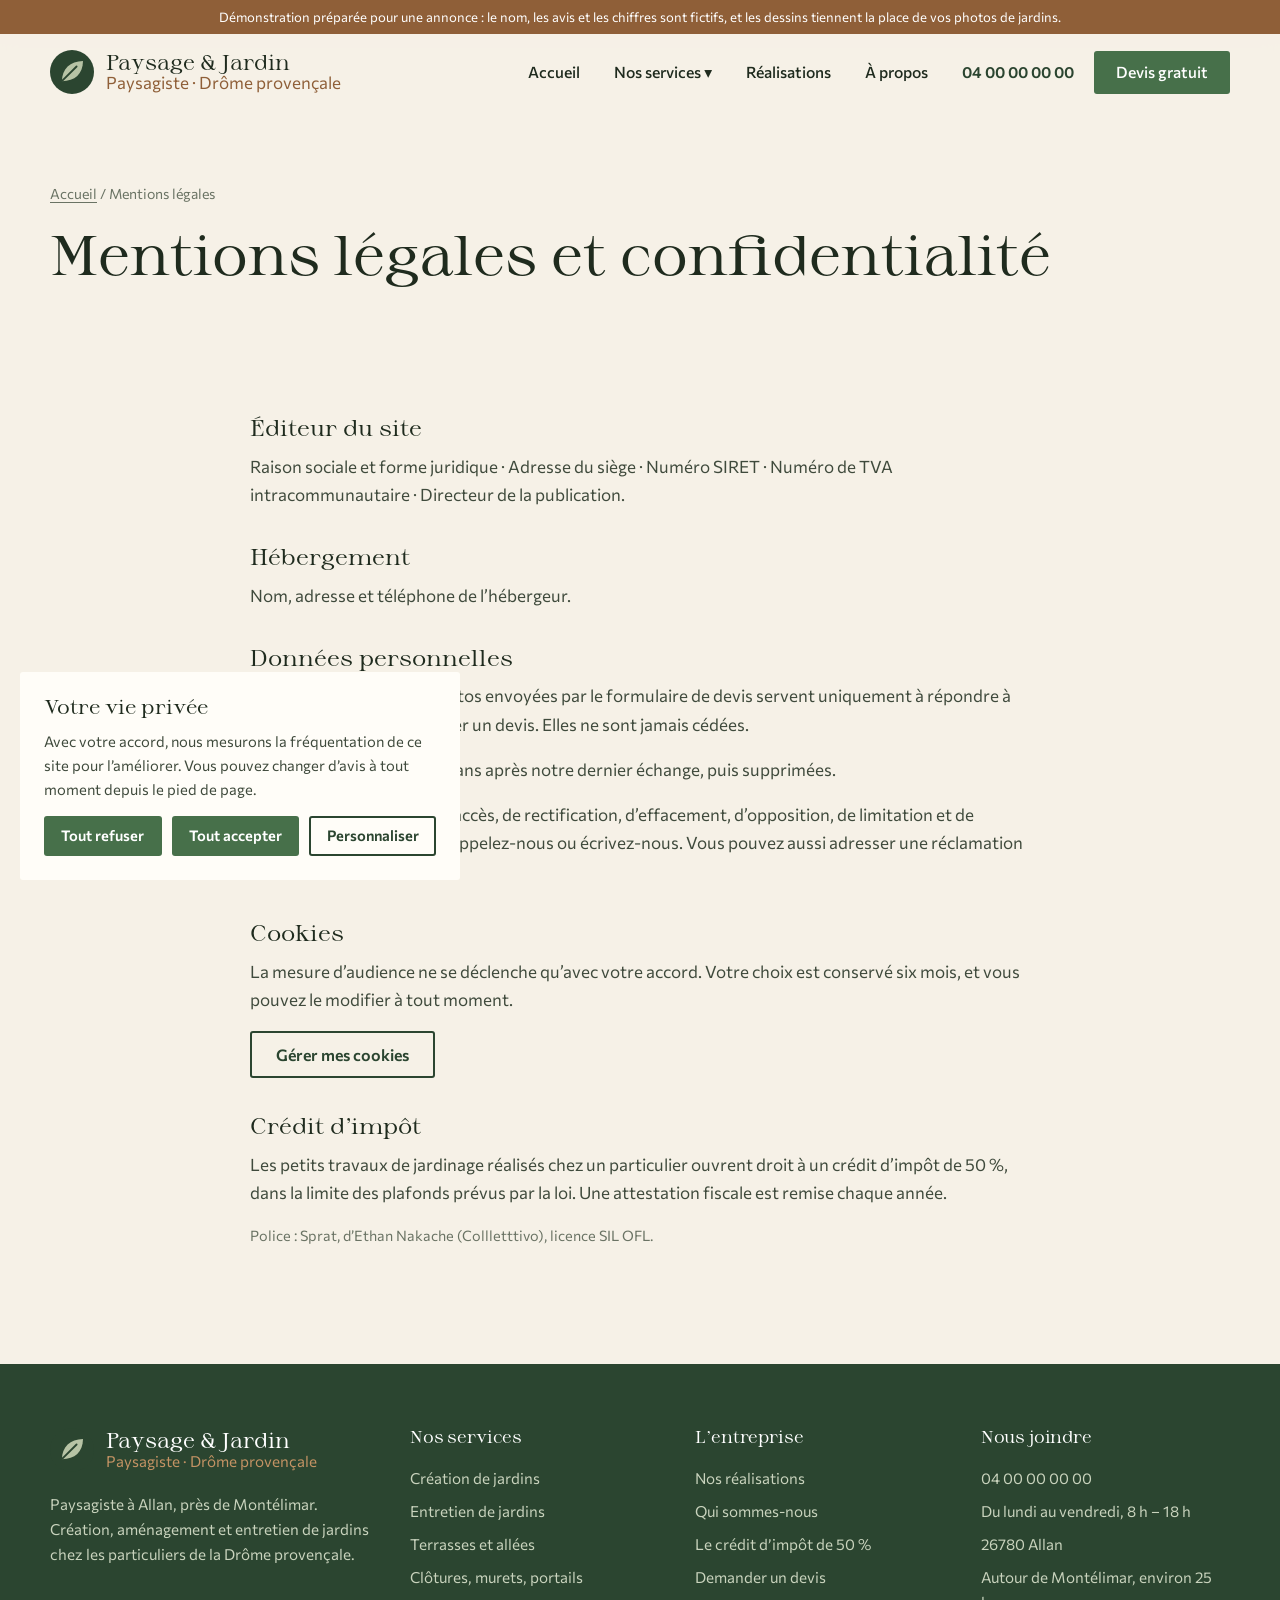
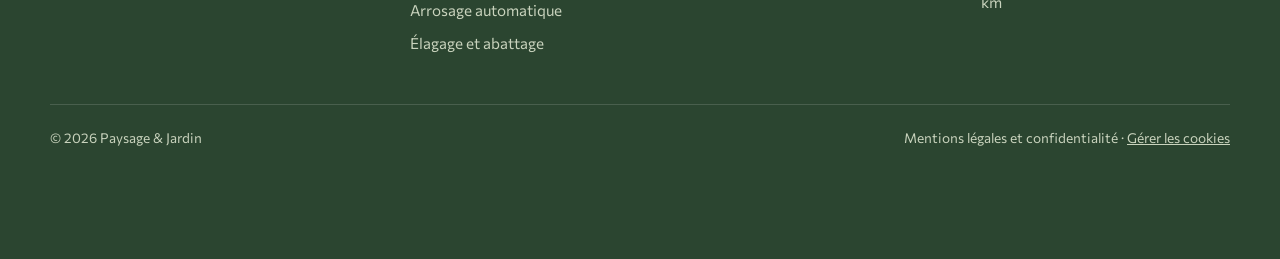
<file: mentions-legales.html>
<!doctype html>
<html lang="fr">
<head>
  <meta charset="utf-8">
  <meta name="viewport" content="width=device-width, initial-scale=1">
  <title>Mentions légales et confidentialité | Paysage &amp; Jardin</title>
  <meta name="description" content="Mentions légales, traitement des données personnelles et gestion des cookies.">
  <!-- Démonstration : hors des moteurs de recherche. Le vrai site sera indexé. -->
  <meta name="robots" content="noindex, nofollow">
  <meta property="og:type" content="website">
  <meta property="og:locale" content="fr_FR">
  <meta property="og:title" content="Mentions légales et confidentialité | Paysage &amp; Jardin">
  <meta property="og:description" content="Mentions légales, traitement des données personnelles et gestion des cookies.">
  <meta name="theme-color" content="#2B4530">
  <link rel="icon" href="data:image/svg+xml,%3Csvg%20xmlns%3D%22http%3A%2F%2Fwww.w3.org%2F2000%2Fsvg%22%20viewBox%3D%220%200%2048%2048%22%20aria-hidden%3D%22true%22%3E%3Ccircle%20cx%3D%2224%22%20cy%3D%2224%22%20r%3D%2224%22%20fill%3D%22%232B4530%22%2F%3E%3Cpath%20d%3D%22M13%2034C13%2021%2022%2012%2036%2012c0%2014-9%2022-23%2022z%22%20fill%3D%22%23B7C3A5%22%2F%3E%3Cpath%20d%3D%22M13.5%2033.5%2029%2018%22%20stroke%3D%22%232B4530%22%20stroke-width%3D%222%22%20stroke-linecap%3D%22round%22%2F%3E%3C%2Fsvg%3E">
  <link rel="preload" href="assets/fonts/sprat.woff2" as="font" type="font/woff2" crossorigin>
  <link rel="preload" href="assets/fonts/commissioner.woff2" as="font" type="font/woff2" crossorigin>
  <link rel="stylesheet" href="assets/style.css">
  <link rel="stylesheet" href="assets/reprise.css">
</head>
<body>
  <div class="bandeau-demo">Démonstration préparée pour une annonce : le nom, les avis et les chiffres sont fictifs, et les dessins tiennent la place de vos photos de jardins.</div>
  <header class="entete">
    <div class="conteneur">
      <a class="marque" href="index.html" aria-label="Paysage &amp; Jardin, accueil"><svg viewBox="0 0 48 48" aria-hidden="true"><circle cx="24" cy="24" r="24" fill="#2B4530"/><path d="M13 34C13 21 22 12 36 12c0 14-9 22-23 22z" fill="#B7C3A5"/><path d="M13.5 33.5 29 18" stroke="#2B4530" stroke-width="2" stroke-linecap="round"/></svg><span class="marque-nom"><strong>Paysage &amp; Jardin</strong><span>Paysagiste · Drôme provençale</span></span></a>
      <button class="bouton-menu" aria-label="Ouvrir le menu" aria-expanded="false" aria-controls="navigation"><span></span><span></span><span></span></button>
      <nav class="nav" id="navigation" aria-label="Navigation principale">
        <ul>
          <li><a href="index.html">Accueil</a></li>
          <li class="sous-menu"><button class="ouvrir-sous-menu" aria-expanded="false">Nos services ▾</button>
            <ul>
              <li><a href="creation-jardin.html">Création et aménagement de jardins</a></li>
              <li><a href="entretien-jardin.html">Entretien d’espaces verts</a></li>
              <li><a href="terrasses-allees.html">Terrasses, allées et dallage</a></li>
              <li><a href="clotures-murets-portails.html">Clôtures, murets et portails</a></li>
              <li><a href="arrosage-automatique.html">Arrosage automatique</a></li>
              <li><a href="elagage-abattage.html">Élagage et abattage</a></li>
            </ul>
          </li>
          <li><a href="realisations.html">Réalisations</a></li>
          <li><a href="a-propos.html">À propos</a></li>
          <li><a class="tel-entete" href="tel:+33400000000">04 00 00 00 00</a></li>
          <li><a class="bouton" href="contact.html">Devis gratuit</a></li>
        </ul>
      </nav>
    </div>
  </header>
  <main>

    <section class="page-titre simple">
      <div class="conteneur"><div><p class="fil"><a href="index.html">Accueil</a> / Mentions légales</p><h1>Mentions légales et confidentialité</h1></div></div>
    </section>
    <section style="padding-top:0">
      <div class="conteneur texte-legal">
        <h2>Éditeur du site</h2>
        <p>Raison sociale et forme juridique · Adresse du siège · Numéro SIRET · Numéro de TVA intracommunautaire · Directeur de la publication.</p>
        <h2>Hébergement</h2>
        <p>Nom, adresse et téléphone de l’hébergeur.</p>
        <h2 id="donnees">Données personnelles</h2>
        <p>Les informations et les photos envoyées par le formulaire de devis servent uniquement à répondre à votre demande et à préparer un devis. Elles ne sont jamais cédées.</p>
        <p>Elles sont conservées trois ans après notre dernier échange, puis supprimées.</p>
        <p>Vous disposez d’un droit d’accès, de rectification, d’effacement, d’opposition, de limitation et de portabilité. Pour l’exercer, appelez-nous ou écrivez-nous. Vous pouvez aussi adresser une réclamation à la CNIL (cnil.fr).</p>
        <h2>Cookies</h2>
        <p>La mesure d’audience ne se déclenche qu’avec votre accord. Votre choix est conservé six mois, et vous pouvez le modifier à tout moment.</p>
        <p><button class="bouton bouton-ligne" data-gerer-cookies>Gérer mes cookies</button></p>
        <h2>Crédit d’impôt</h2>
        <p>Les petits travaux de jardinage réalisés chez un particulier ouvrent droit à un crédit d’impôt de 50 %, dans la limite des plafonds prévus par la loi. Une attestation fiscale est remise chaque année.</p>
        <p class="credit-polices">Police : Sprat, d’Ethan Nakache (Collletttivo), licence SIL OFL.</p>
      </div>
    </section>
  </main>
  <footer class="pied">
    <div class="conteneur">
      <div class="grille">
        <div>
          <a class="marque" href="index.html" aria-label="Accueil"><svg viewBox="0 0 48 48" aria-hidden="true"><circle cx="24" cy="24" r="24" fill="#2B4530"/><path d="M13 34C13 21 22 12 36 12c0 14-9 22-23 22z" fill="#B7C3A5"/><path d="M13.5 33.5 29 18" stroke="#2B4530" stroke-width="2" stroke-linecap="round"/></svg><span class="marque-nom"><strong>Paysage &amp; Jardin</strong><span>Paysagiste · Drôme provençale</span></span></a>
          <p style="margin-top:20px;max-width:330px">Paysagiste à Allan, près de Montélimar. Création, aménagement et entretien de jardins chez les particuliers de la Drôme provençale.</p>
        </div>
        <div>
          <h4>Nos services</h4>
          <ul><li><a href="creation-jardin.html">Création de jardins</a></li><li><a href="entretien-jardin.html">Entretien de jardins</a></li><li><a href="terrasses-allees.html">Terrasses et allées</a></li><li><a href="clotures-murets-portails.html">Clôtures, murets, portails</a></li><li><a href="arrosage-automatique.html">Arrosage automatique</a></li><li><a href="elagage-abattage.html">Élagage et abattage</a></li></ul>
        </div>
        <div>
          <h4>L’entreprise</h4>
          <ul><li><a href="realisations.html">Nos réalisations</a></li><li><a href="a-propos.html">Qui sommes-nous</a></li><li><a href="entretien-jardin.html#credit-impot">Le crédit d’impôt de 50 %</a></li><li><a href="contact.html">Demander un devis</a></li></ul>
        </div>
        <div>
          <h4>Nous joindre</h4>
          <ul><li><a href="tel:+33400000000">04 00 00 00 00</a></li><li>Du lundi au vendredi, 8 h – 18 h</li><li>26780 Allan</li><li>Autour de Montélimar, environ 25 km</li></ul>
        </div>
      </div>
      <div class="pied-bas">
        <span>© <span data-annee>2026</span> Paysage &amp; Jardin</span>
        <span><a href="mentions-legales.html">Mentions légales et confidentialité</a> · <button class="lien-bouton" data-gerer-cookies>Gérer les cookies</button></span>
      </div>
    </div>
  </footer>
  <div class="barre-mobile">
    <a class="bouton bouton-ligne" href="tel:+33400000000"><svg viewBox="0 0 24 24" fill="none" stroke="currentColor" stroke-width="2" stroke-linecap="round" stroke-linejoin="round" aria-hidden="true"><path d="M22 16.9v3a2 2 0 0 1-2.2 2 19.8 19.8 0 0 1-8.6-3.1 19.5 19.5 0 0 1-6-6A19.8 19.8 0 0 1 2.1 4.2 2 2 0 0 1 4.1 2h3a2 2 0 0 1 2 1.7c.1.9.4 1.8.7 2.7a2 2 0 0 1-.5 2.1L8 9.8a16 16 0 0 0 6 6l1.3-1.3a2 2 0 0 1 2.1-.4c.9.3 1.8.6 2.7.7a2 2 0 0 1 1.7 2z"/></svg>Appeler</a>
    <a class="bouton" href="contact.html"><svg viewBox="0 0 24 24" fill="none" stroke="currentColor" stroke-width="2" stroke-linecap="round" stroke-linejoin="round" aria-hidden="true"><path d="M14 2H6a2 2 0 0 0-2 2v16a2 2 0 0 0 2 2h12a2 2 0 0 0 2-2V8z"/><path d="M14 2v6h6M8 13h8M8 17h5"/></svg>Demander un devis</a>
  </div>
  <div class="cookies" role="dialog" aria-labelledby="cookies-titre">
    <h2 id="cookies-titre">Votre vie privée</h2>
    <p>Avec votre accord, nous mesurons la fréquentation de ce site pour l’améliorer. Vous pouvez changer d’avis à tout moment depuis le pied de page.</p>
    <div class="cookies-actions">
      <button class="bouton" data-cookies="refuser">Tout refuser</button>
      <button class="bouton" data-cookies="accepter">Tout accepter</button>
      <button class="bouton bouton-ligne" data-cookies="personnaliser">Personnaliser</button>
    </div>
    <div class="cookies-detail">
      <div class="categorie"><div><strong>Nécessaires</strong><span>Mémorisent votre choix pendant six mois. Toujours actifs.</span></div><input type="checkbox" class="interrupteur" checked disabled aria-label="Cookies nécessaires, toujours actifs"></div>
      <div class="categorie"><div><strong>Mesure d’audience</strong><span>Statistiques de fréquentation, sans publicité ni revente.</span></div><input type="checkbox" class="interrupteur" id="mesure-audience" aria-label="Mesure d'audience"></div>
      <div class="cookies-actions"><button class="bouton" data-cookies="enregistrer">Enregistrer mes choix</button></div>
    </div>
  </div>
  <script src="assets/site.js" defer></script>
</body>
</html>
</file>
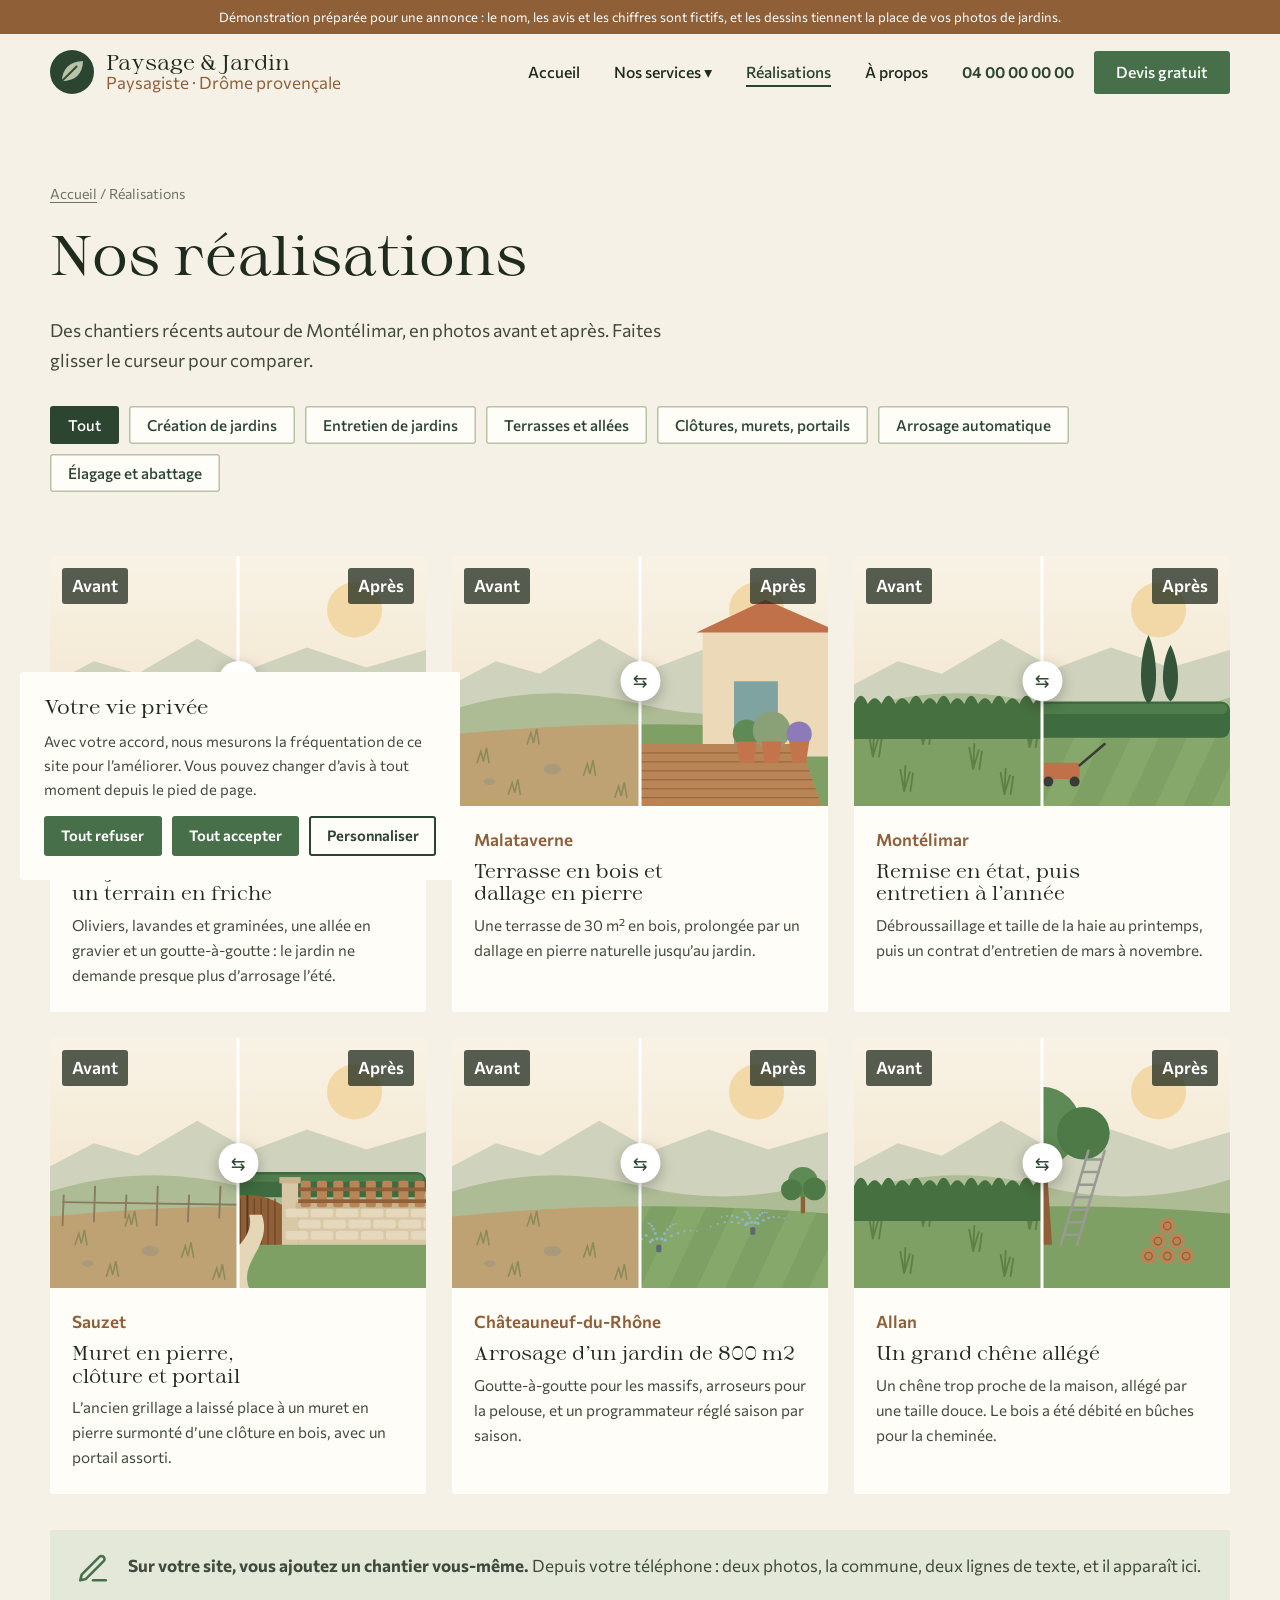
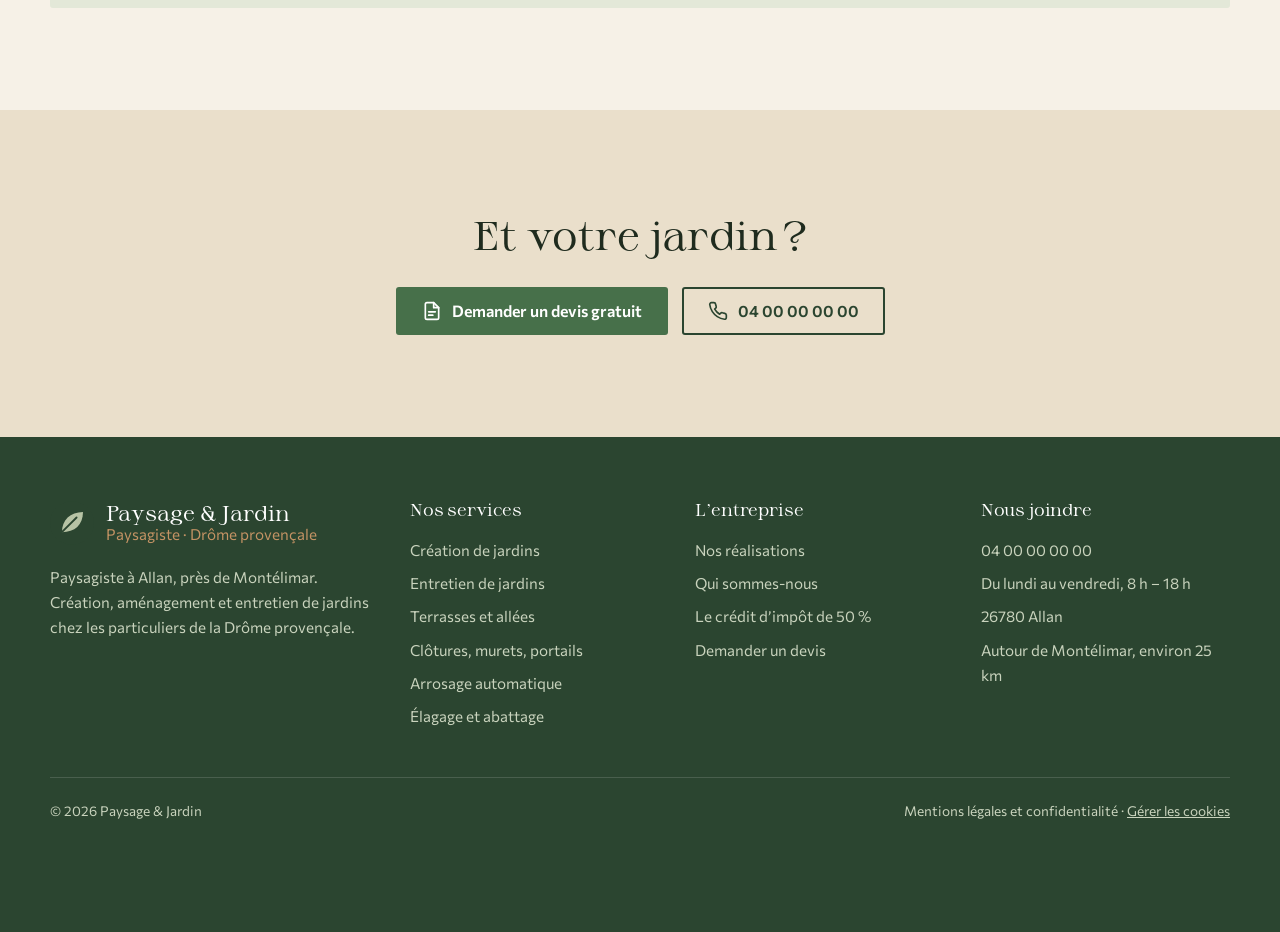
<file: realisations.html>
<!doctype html>
<html lang="fr">
<head>
  <meta charset="utf-8">
  <meta name="viewport" content="width=device-width, initial-scale=1">
  <title>Nos réalisations : jardins, terrasses, clôtures | Paysage &amp; Jardin</title>
  <meta name="description" content="Avant, après : nos chantiers de création de jardin, de terrasse, de clôture, d'arrosage et d'élagage autour de Montélimar.">
  <!-- Démonstration : hors des moteurs de recherche. Le vrai site sera indexé. -->
  <meta name="robots" content="noindex, nofollow">
  <meta property="og:type" content="website">
  <meta property="og:locale" content="fr_FR">
  <meta property="og:title" content="Nos réalisations : jardins, terrasses, clôtures | Paysage &amp; Jardin">
  <meta property="og:description" content="Avant, après : nos chantiers de création de jardin, de terrasse, de clôture, d'arrosage et d'élagage autour de Montélimar.">
  <meta name="theme-color" content="#2B4530">
  <link rel="icon" href="data:image/svg+xml,%3Csvg%20xmlns%3D%22http%3A%2F%2Fwww.w3.org%2F2000%2Fsvg%22%20viewBox%3D%220%200%2048%2048%22%20aria-hidden%3D%22true%22%3E%3Ccircle%20cx%3D%2224%22%20cy%3D%2224%22%20r%3D%2224%22%20fill%3D%22%232B4530%22%2F%3E%3Cpath%20d%3D%22M13%2034C13%2021%2022%2012%2036%2012c0%2014-9%2022-23%2022z%22%20fill%3D%22%23B7C3A5%22%2F%3E%3Cpath%20d%3D%22M13.5%2033.5%2029%2018%22%20stroke%3D%22%232B4530%22%20stroke-width%3D%222%22%20stroke-linecap%3D%22round%22%2F%3E%3C%2Fsvg%3E">
  <link rel="preload" href="assets/fonts/sprat.woff2" as="font" type="font/woff2" crossorigin>
  <link rel="preload" href="assets/fonts/commissioner.woff2" as="font" type="font/woff2" crossorigin>
  <link rel="stylesheet" href="assets/style.css">
  <link rel="stylesheet" href="assets/reprise.css">
</head>
<body>
  <div class="bandeau-demo">Démonstration préparée pour une annonce : le nom, les avis et les chiffres sont fictifs, et les dessins tiennent la place de vos photos de jardins.</div>
  <header class="entete">
    <div class="conteneur">
      <a class="marque" href="index.html" aria-label="Paysage &amp; Jardin, accueil"><svg viewBox="0 0 48 48" aria-hidden="true"><circle cx="24" cy="24" r="24" fill="#2B4530"/><path d="M13 34C13 21 22 12 36 12c0 14-9 22-23 22z" fill="#B7C3A5"/><path d="M13.5 33.5 29 18" stroke="#2B4530" stroke-width="2" stroke-linecap="round"/></svg><span class="marque-nom"><strong>Paysage &amp; Jardin</strong><span>Paysagiste · Drôme provençale</span></span></a>
      <button class="bouton-menu" aria-label="Ouvrir le menu" aria-expanded="false" aria-controls="navigation"><span></span><span></span><span></span></button>
      <nav class="nav" id="navigation" aria-label="Navigation principale">
        <ul>
          <li><a href="index.html">Accueil</a></li>
          <li class="sous-menu"><button class="ouvrir-sous-menu" aria-expanded="false">Nos services ▾</button>
            <ul>
              <li><a href="creation-jardin.html">Création et aménagement de jardins</a></li>
              <li><a href="entretien-jardin.html">Entretien d’espaces verts</a></li>
              <li><a href="terrasses-allees.html">Terrasses, allées et dallage</a></li>
              <li><a href="clotures-murets-portails.html">Clôtures, murets et portails</a></li>
              <li><a href="arrosage-automatique.html">Arrosage automatique</a></li>
              <li><a href="elagage-abattage.html">Élagage et abattage</a></li>
            </ul>
          </li>
          <li><a href="realisations.html" aria-current="page">Réalisations</a></li>
          <li><a href="a-propos.html">À propos</a></li>
          <li><a class="tel-entete" href="tel:+33400000000">04 00 00 00 00</a></li>
          <li><a class="bouton" href="contact.html">Devis gratuit</a></li>
        </ul>
      </nav>
    </div>
  </header>
  <main>

    <section class="page-titre simple">
      <div class="conteneur">
        <div>
          <p class="fil"><a href="index.html">Accueil</a> / Réalisations</p>
          <h1>Nos réalisations</h1>
          <p class="intro">Des chantiers récents autour de Montélimar, en photos avant et après. Faites glisser le curseur pour comparer.</p>
          <div class="filtres" role="group" aria-label="Filtrer par type de travaux">
            <button class="filtre" data-type="tout" aria-pressed="true">Tout</button>
            <button class="filtre" data-type="creation-jardin" aria-pressed="false">Création de jardins</button>
            <button class="filtre" data-type="entretien-jardin" aria-pressed="false">Entretien de jardins</button>
            <button class="filtre" data-type="terrasses-allees" aria-pressed="false">Terrasses et allées</button>
            <button class="filtre" data-type="clotures-murets-portails" aria-pressed="false">Clôtures, murets, portails</button>
            <button class="filtre" data-type="arrosage-automatique" aria-pressed="false">Arrosage automatique</button>
            <button class="filtre" data-type="elagage-abattage" aria-pressed="false">Élagage et abattage</button>
          </div>
        </div>
      </div>
    </section>
    <section style="padding-top:0">
      <div class="conteneur">
        <div class="grille-realisations" style="margin-top:0">
        <article class="realisation" data-type="creation-jardin">
          <div class="avant-apres">
            <div class="avant"><svg viewBox="0 0 600 400" role="img" aria-label="Terrain en friche avant travaux" preserveAspectRatio="xMidYMid slice">
  <defs><linearGradient id="ciel38" x1="0" y1="0" x2="0" y2="1"><stop offset="0" stop-color="#F9F3E6"/><stop offset="1" stop-color="#EEDFC3"/></linearGradient>
  <clipPath id="sol38"><path d="M0 285 Q300 255 600 280 V400 H0Z"/></clipPath></defs>
  <rect width="600" height="400" fill="url(#ciel38)"/><circle cx="486" cy="86" r="44" fill="#F3D59E" opacity=".85"/>
  <path d="M0 205 L70 168 L140 188 L235 132 L320 180 L410 146 L505 178 L600 150 V400 H0Z" fill="#CFD2BC"/>
  <path d="M0 245 Q150 198 300 236 T600 226 V400 H0Z" fill="#AEBC95"/>
  <path d="M0 285 Q300 255 600 280 V400 H0Z" fill="#BFA274"/><path d="M40 330 l6 -18 l4 16 l5 -22 l4 24" stroke="#8C8A5A" stroke-width="2.5" fill="none" stroke-linecap="round"/><path d="M120 300 l6 -18 l4 16 l5 -22 l4 24" stroke="#8C8A5A" stroke-width="2.5" fill="none" stroke-linecap="round"/><path d="M210 350 l6 -18 l4 16 l5 -22 l4 24" stroke="#8C8A5A" stroke-width="2.5" fill="none" stroke-linecap="round"/><path d="M300 312 l6 -18 l4 16 l5 -22 l4 24" stroke="#8C8A5A" stroke-width="2.5" fill="none" stroke-linecap="round"/><path d="M380 360 l6 -18 l4 16 l5 -22 l4 24" stroke="#8C8A5A" stroke-width="2.5" fill="none" stroke-linecap="round"/><path d="M470 318 l6 -18 l4 16 l5 -22 l4 24" stroke="#8C8A5A" stroke-width="2.5" fill="none" stroke-linecap="round"/><path d="M540 350 l6 -18 l4 16 l5 -22 l4 24" stroke="#8C8A5A" stroke-width="2.5" fill="none" stroke-linecap="round"/><path d="M90 380 l6 -18 l4 16 l5 -22 l4 24" stroke="#8C8A5A" stroke-width="2.5" fill="none" stroke-linecap="round"/><path d="M260 385 l6 -18 l4 16 l5 -22 l4 24" stroke="#8C8A5A" stroke-width="2.5" fill="none" stroke-linecap="round"/><path d="M430 390 l6 -18 l4 16 l5 -22 l4 24" stroke="#8C8A5A" stroke-width="2.5" fill="none" stroke-linecap="round"/><ellipse cx="160" cy="340" rx="14" ry="8.4" fill="#A99A7C"/><ellipse cx="350" cy="330" rx="10" ry="6" fill="#A99A7C"/><ellipse cx="520" cy="372" rx="16" ry="9.6" fill="#A99A7C"/><ellipse cx="60" cy="360" rx="9" ry="5.3999999999999995" fill="#A99A7C"/><g stroke="#7A6245" stroke-width="3" fill="none" stroke-linecap="round"><path d="M455 300 L455 250 M455 270 L430 240 M455 262 L482 232 M440 256 L428 262 M470 246 L486 250"/></g></svg></div>
            <div class="apres"><svg viewBox="0 0 600 400" role="img" aria-label="Jardin créé : massifs fleuris, dallage, olivier et lavandes" preserveAspectRatio="xMidYMid slice">
  <defs><linearGradient id="ciel39" x1="0" y1="0" x2="0" y2="1"><stop offset="0" stop-color="#F9F3E6"/><stop offset="1" stop-color="#EEDFC3"/></linearGradient>
  <clipPath id="sol39"><path d="M0 285 Q300 255 600 280 V400 H0Z"/></clipPath></defs>
  <rect width="600" height="400" fill="url(#ciel39)"/><circle cx="486" cy="86" r="44" fill="#F3D59E" opacity=".85"/>
  <path d="M0 205 L70 168 L140 188 L235 132 L320 180 L410 146 L505 178 L600 150 V400 H0Z" fill="#CFD2BC"/>
  <path d="M0 245 Q150 198 300 236 T600 226 V400 H0Z" fill="#AEBC95"/>
  <path d="M0 285 Q300 255 600 280 V400 H0Z" fill="#7FA064"/><path d="M80 160 C95 199 97 276 80 290 C63 276 65 199 80 160Z" fill="#35553A"/><path d="M166.4 300 C161 282 177.2 273 170 253.2 L177.2 253.2 C182.6 273 173.6 283.8 177.2 300Z" fill="#8F5F38"/><ellipse cx="170" cy="233.39999999999998" rx="41.4" ry="23.400000000000002" fill="#9DAF86"/><ellipse cx="143" cy="246" rx="23.400000000000002" ry="14.4" fill="#8AA077"/><ellipse cx="198.8" cy="244.2" rx="25.2" ry="14.4" fill="#8AA077"/><ellipse cx="177.2" cy="217.2" rx="25.2" ry="12.6" fill="#8AA077"/><path d="M250 300 Q325 266 400 300 Z" fill="#6B8F57"/><circle cx="266" cy="288" r="7" fill="#E3B04B"/><circle cx="292" cy="280" r="7" fill="#D9826B"/><circle cx="318" cy="288" r="7" fill="#F2E6C9"/><circle cx="344" cy="280" r="7" fill="#B78FD0"/><circle cx="370" cy="288" r="7" fill="#E3B04B"/><rect x="250" y="320" width="30" height="16.5" rx="3" fill="#E4D7BD" stroke="#CDBB98"/><rect x="284" y="320" width="30" height="16.5" rx="3" fill="#E4D7BD" stroke="#CDBB98"/><rect x="318" y="320" width="30" height="16.5" rx="3" fill="#E4D7BD" stroke="#CDBB98"/><rect x="352" y="320" width="30" height="16.5" rx="3" fill="#E4D7BD" stroke="#CDBB98"/><rect x="386" y="320" width="30" height="16.5" rx="3" fill="#E4D7BD" stroke="#CDBB98"/><rect x="265" y="340.5" width="30" height="16.5" rx="3" fill="#E4D7BD" stroke="#CDBB98"/><rect x="299" y="340.5" width="30" height="16.5" rx="3" fill="#E4D7BD" stroke="#CDBB98"/><rect x="333" y="340.5" width="30" height="16.5" rx="3" fill="#E4D7BD" stroke="#CDBB98"/><rect x="367" y="340.5" width="30" height="16.5" rx="3" fill="#E4D7BD" stroke="#CDBB98"/><rect x="401" y="340.5" width="30" height="16.5" rx="3" fill="#E4D7BD" stroke="#CDBB98"/><rect x="250" y="361" width="30" height="16.5" rx="3" fill="#E4D7BD" stroke="#CDBB98"/><rect x="284" y="361" width="30" height="16.5" rx="3" fill="#E4D7BD" stroke="#CDBB98"/><rect x="318" y="361" width="30" height="16.5" rx="3" fill="#E4D7BD" stroke="#CDBB98"/><rect x="352" y="361" width="30" height="16.5" rx="3" fill="#E4D7BD" stroke="#CDBB98"/><rect x="386" y="361" width="30" height="16.5" rx="3" fill="#E4D7BD" stroke="#CDBB98"/><rect x="476" y="259.2" width="8" height="36.800000000000004" rx="3" fill="#8F5F38"/><circle cx="480" cy="238.4" r="27.200000000000003" fill="#5E8A55"/><circle cx="459.2" cy="252.8" r="19.200000000000003" fill="#4E7A48"/><circle cx="500.8" cy="251.2" r="20.8" fill="#4E7A48"/><ellipse cx="400" cy="355" rx="15" ry="9" fill="#7D8E62"/><ellipse cx="400" cy="347" rx="12" ry="7" fill="#8C7BB8"/><ellipse cx="430" cy="355" rx="15" ry="9" fill="#7D8E62"/><ellipse cx="430" cy="347" rx="12" ry="7" fill="#8C7BB8"/><ellipse cx="460" cy="355" rx="15" ry="9" fill="#7D8E62"/><ellipse cx="460" cy="347" rx="12" ry="7" fill="#8C7BB8"/><ellipse cx="490" cy="355" rx="15" ry="9" fill="#7D8E62"/><ellipse cx="490" cy="347" rx="12" ry="7" fill="#8C7BB8"/><ellipse cx="520" cy="355" rx="15" ry="9" fill="#7D8E62"/><ellipse cx="520" cy="347" rx="12" ry="7" fill="#8C7BB8"/><ellipse cx="415" cy="375" rx="15" ry="9" fill="#7D8E62"/><ellipse cx="415" cy="367" rx="12" ry="7" fill="#8C7BB8"/><ellipse cx="445" cy="375" rx="15" ry="9" fill="#7D8E62"/><ellipse cx="445" cy="367" rx="12" ry="7" fill="#8C7BB8"/><ellipse cx="475" cy="375" rx="15" ry="9" fill="#7D8E62"/><ellipse cx="475" cy="367" rx="12" ry="7" fill="#8C7BB8"/><ellipse cx="505" cy="375" rx="15" ry="9" fill="#7D8E62"/><ellipse cx="505" cy="367" rx="12" ry="7" fill="#8C7BB8"/><ellipse cx="535" cy="375" rx="15" ry="9" fill="#7D8E62"/><ellipse cx="535" cy="367" rx="12" ry="7" fill="#8C7BB8"/><ellipse cx="20" cy="360" rx="15" ry="9" fill="#7D8E62"/><ellipse cx="20" cy="352" rx="12" ry="7" fill="#8C7BB8"/><ellipse cx="50" cy="360" rx="15" ry="9" fill="#7D8E62"/><ellipse cx="50" cy="352" rx="12" ry="7" fill="#8C7BB8"/><ellipse cx="80" cy="360" rx="15" ry="9" fill="#7D8E62"/><ellipse cx="80" cy="352" rx="12" ry="7" fill="#8C7BB8"/><ellipse cx="110" cy="360" rx="15" ry="9" fill="#7D8E62"/><ellipse cx="110" cy="352" rx="12" ry="7" fill="#8C7BB8"/></svg></div>
            <span class="poignee"></span><span class="etiquette g">Avant</span><span class="etiquette d">Après</span>
            <input type="range" min="0" max="100" value="50" aria-label="Comparer avant et après : Un jardin sec sur un terrain en friche">
          </div>
          <div class="corps"><span class="lieu">Espeluche</span><h3>Un jardin sec sur un terrain en friche</h3><p>Oliviers, lavandes et graminées, une allée en gravier et un goutte-à-goutte : le jardin ne demande presque plus d’arrosage l’été.</p></div>
        </article>
        <article class="realisation" data-type="terrasses-allees">
          <div class="avant-apres">
            <div class="avant"><svg viewBox="0 0 600 400" role="img" aria-label="Terrain en friche avant travaux" preserveAspectRatio="xMidYMid slice">
  <defs><linearGradient id="ciel40" x1="0" y1="0" x2="0" y2="1"><stop offset="0" stop-color="#F9F3E6"/><stop offset="1" stop-color="#EEDFC3"/></linearGradient>
  <clipPath id="sol40"><path d="M0 285 Q300 255 600 280 V400 H0Z"/></clipPath></defs>
  <rect width="600" height="400" fill="url(#ciel40)"/><circle cx="486" cy="86" r="44" fill="#F3D59E" opacity=".85"/>
  <path d="M0 205 L70 168 L140 188 L235 132 L320 180 L410 146 L505 178 L600 150 V400 H0Z" fill="#CFD2BC"/>
  <path d="M0 245 Q150 198 300 236 T600 226 V400 H0Z" fill="#AEBC95"/>
  <path d="M0 285 Q300 255 600 280 V400 H0Z" fill="#BFA274"/><path d="M40 330 l6 -18 l4 16 l5 -22 l4 24" stroke="#8C8A5A" stroke-width="2.5" fill="none" stroke-linecap="round"/><path d="M120 300 l6 -18 l4 16 l5 -22 l4 24" stroke="#8C8A5A" stroke-width="2.5" fill="none" stroke-linecap="round"/><path d="M210 350 l6 -18 l4 16 l5 -22 l4 24" stroke="#8C8A5A" stroke-width="2.5" fill="none" stroke-linecap="round"/><path d="M300 312 l6 -18 l4 16 l5 -22 l4 24" stroke="#8C8A5A" stroke-width="2.5" fill="none" stroke-linecap="round"/><path d="M380 360 l6 -18 l4 16 l5 -22 l4 24" stroke="#8C8A5A" stroke-width="2.5" fill="none" stroke-linecap="round"/><path d="M470 318 l6 -18 l4 16 l5 -22 l4 24" stroke="#8C8A5A" stroke-width="2.5" fill="none" stroke-linecap="round"/><path d="M540 350 l6 -18 l4 16 l5 -22 l4 24" stroke="#8C8A5A" stroke-width="2.5" fill="none" stroke-linecap="round"/><path d="M90 380 l6 -18 l4 16 l5 -22 l4 24" stroke="#8C8A5A" stroke-width="2.5" fill="none" stroke-linecap="round"/><path d="M260 385 l6 -18 l4 16 l5 -22 l4 24" stroke="#8C8A5A" stroke-width="2.5" fill="none" stroke-linecap="round"/><path d="M430 390 l6 -18 l4 16 l5 -22 l4 24" stroke="#8C8A5A" stroke-width="2.5" fill="none" stroke-linecap="round"/><ellipse cx="160" cy="340" rx="14" ry="8.4" fill="#A99A7C"/><ellipse cx="350" cy="330" rx="10" ry="6" fill="#A99A7C"/><ellipse cx="520" cy="372" rx="16" ry="9.6" fill="#A99A7C"/><ellipse cx="60" cy="360" rx="9" ry="5.3999999999999995" fill="#A99A7C"/><g stroke="#7A6245" stroke-width="3" fill="none" stroke-linecap="round"><path d="M455 300 L455 250 M455 270 L430 240 M455 262 L482 232 M440 256 L428 262 M470 246 L486 250"/></g></svg></div>
            <div class="apres"><svg viewBox="0 0 600 400" role="img" aria-label="Terrasse en bois et dallage en pierre" preserveAspectRatio="xMidYMid slice">
  <defs><linearGradient id="ciel41" x1="0" y1="0" x2="0" y2="1"><stop offset="0" stop-color="#F9F3E6"/><stop offset="1" stop-color="#EEDFC3"/></linearGradient>
  <clipPath id="sol41"><path d="M0 285 Q300 255 600 280 V400 H0Z"/></clipPath></defs>
  <rect width="600" height="400" fill="url(#ciel41)"/><circle cx="486" cy="86" r="44" fill="#F3D59E" opacity=".85"/>
  <path d="M0 205 L70 168 L140 188 L235 132 L320 180 L410 146 L505 178 L600 150 V400 H0Z" fill="#CFD2BC"/>
  <path d="M0 245 Q150 198 300 236 T600 226 V400 H0Z" fill="#AEBC95"/>
  <path d="M0 285 Q300 255 600 280 V400 H0Z" fill="#7FA064"/><rect x="400" y="120" width="220" height="200" fill="#EBD9B8"/><path d="M390 122 L500 70 L620 122Z" fill="#C0714A"/><rect x="450" y="200" width="70" height="120" fill="#7FA3A0"/><path d="M170 400 L590 400 L556 300 L204 300Z" fill="#B98556"/><path d="M199.14285714285714 314.2857142857143 L560.8571428571429 314.2857142857143" stroke="#8F5F38" stroke-width="1.5"/><path d="M194.28571428571428 328.57142857142856 L565.7142857142857 328.57142857142856" stroke="#8F5F38" stroke-width="1.5"/><path d="M189.42857142857142 342.85714285714283 L570.5714285714286 342.85714285714283" stroke="#8F5F38" stroke-width="1.5"/><path d="M184.57142857142858 357.1428571428571 L575.4285714285714 357.1428571428571" stroke="#8F5F38" stroke-width="1.5"/><path d="M179.71428571428572 371.42857142857144 L580.2857142857143 371.42857142857144" stroke="#8F5F38" stroke-width="1.5"/><path d="M174.85714285714286 385.7142857142857 L585.1428571428571 385.7142857142857" stroke="#8F5F38" stroke-width="1.5"/><rect x="10" y="318" width="34" height="18.700000000000003" rx="3" fill="#E4D7BD" stroke="#CDBB98"/><rect x="48" y="318" width="34" height="18.700000000000003" rx="3" fill="#E4D7BD" stroke="#CDBB98"/><rect x="86" y="318" width="34" height="18.700000000000003" rx="3" fill="#E4D7BD" stroke="#CDBB98"/><rect x="124" y="318" width="34" height="18.700000000000003" rx="3" fill="#E4D7BD" stroke="#CDBB98"/><rect x="27" y="340.7" width="34" height="18.700000000000003" rx="3" fill="#E4D7BD" stroke="#CDBB98"/><rect x="65" y="340.7" width="34" height="18.700000000000003" rx="3" fill="#E4D7BD" stroke="#CDBB98"/><rect x="103" y="340.7" width="34" height="18.700000000000003" rx="3" fill="#E4D7BD" stroke="#CDBB98"/><rect x="141" y="340.7" width="34" height="18.700000000000003" rx="3" fill="#E4D7BD" stroke="#CDBB98"/><rect x="10" y="363.4" width="34" height="18.700000000000003" rx="3" fill="#E4D7BD" stroke="#CDBB98"/><rect x="48" y="363.4" width="34" height="18.700000000000003" rx="3" fill="#E4D7BD" stroke="#CDBB98"/><rect x="86" y="363.4" width="34" height="18.700000000000003" rx="3" fill="#E4D7BD" stroke="#CDBB98"/><rect x="124" y="363.4" width="34" height="18.700000000000003" rx="3" fill="#E4D7BD" stroke="#CDBB98"/><rect x="27" y="386.1" width="34" height="18.700000000000003" rx="3" fill="#E4D7BD" stroke="#CDBB98"/><rect x="65" y="386.1" width="34" height="18.700000000000003" rx="3" fill="#E4D7BD" stroke="#CDBB98"/><rect x="103" y="386.1" width="34" height="18.700000000000003" rx="3" fill="#E4D7BD" stroke="#CDBB98"/><rect x="141" y="386.1" width="34" height="18.700000000000003" rx="3" fill="#E4D7BD" stroke="#CDBB98"/><rect x="10" y="408.8" width="34" height="18.700000000000003" rx="3" fill="#E4D7BD" stroke="#CDBB98"/><rect x="48" y="408.8" width="34" height="18.700000000000003" rx="3" fill="#E4D7BD" stroke="#CDBB98"/><rect x="86" y="408.8" width="34" height="18.700000000000003" rx="3" fill="#E4D7BD" stroke="#CDBB98"/><rect x="124" y="408.8" width="34" height="18.700000000000003" rx="3" fill="#E4D7BD" stroke="#CDBB98"/><circle cx="470" cy="282.8" r="22" fill="#5E8A55"/><path d="M454 296 L486 296 L481 330 L459 330Z" fill="#C4744A"/><circle cx="510" cy="278" r="30" fill="#8AA077"/><path d="M494 296 L526 296 L521 330 L499 330Z" fill="#C4744A"/><circle cx="554" cy="284" r="20" fill="#8C7BB8"/><path d="M538 296 L570 296 L565 330 L543 330Z" fill="#C4744A"/><path d="M86.8 300 C82 284 96.4 276 90 258.4 L96.4 258.4 C101.2 276 93.2 285.6 96.4 300Z" fill="#8F5F38"/><ellipse cx="90" cy="240.8" rx="36.800000000000004" ry="20.8" fill="#9DAF86"/><ellipse cx="66" cy="252" rx="20.8" ry="12.8" fill="#8AA077"/><ellipse cx="115.6" cy="250.4" rx="22.400000000000002" ry="12.8" fill="#8AA077"/><ellipse cx="96.4" cy="226.39999999999998" rx="22.400000000000002" ry="11.200000000000001" fill="#8AA077"/></svg></div>
            <span class="poignee"></span><span class="etiquette g">Avant</span><span class="etiquette d">Après</span>
            <input type="range" min="0" max="100" value="50" aria-label="Comparer avant et après : Terrasse en bois et dallage en pierre">
          </div>
          <div class="corps"><span class="lieu">Malataverne</span><h3>Terrasse en bois et dallage en pierre</h3><p>Une terrasse de 30 m² en bois, prolongée par un dallage en pierre naturelle jusqu’au jardin.</p></div>
        </article>
        <article class="realisation" data-type="entretien-jardin">
          <div class="avant-apres">
            <div class="avant"><svg viewBox="0 0 600 400" role="img" aria-label="Jardin envahi avant entretien" preserveAspectRatio="xMidYMid slice">
  <defs><linearGradient id="ciel42" x1="0" y1="0" x2="0" y2="1"><stop offset="0" stop-color="#F9F3E6"/><stop offset="1" stop-color="#EEDFC3"/></linearGradient>
  <clipPath id="sol42"><path d="M0 285 Q300 255 600 280 V400 H0Z"/></clipPath></defs>
  <rect width="600" height="400" fill="url(#ciel42)"/><circle cx="486" cy="86" r="44" fill="#F3D59E" opacity=".85"/>
  <path d="M0 205 L70 168 L140 188 L235 132 L320 180 L410 146 L505 178 L600 150 V400 H0Z" fill="#CFD2BC"/>
  <path d="M0 245 Q150 198 300 236 T600 226 V400 H0Z" fill="#AEBC95"/>
  <path d="M0 285 Q300 255 600 280 V400 H0Z" fill="#7FA064"/><path d="M30 320 l-6 -34 M30 320 l2 -40 M30 320 l9 -30 M40 320 l4 -28" stroke="#5F7F46" stroke-width="3" fill="none" stroke-linecap="round"/><path d="M110 300 l-6 -34 M110 300 l2 -40 M110 300 l9 -30 M120 300 l4 -28" stroke="#5F7F46" stroke-width="3" fill="none" stroke-linecap="round"/><path d="M190 340 l-6 -34 M190 340 l2 -40 M190 340 l9 -30 M200 340 l4 -28" stroke="#5F7F46" stroke-width="3" fill="none" stroke-linecap="round"/><path d="M280 305 l-6 -34 M280 305 l2 -40 M280 305 l9 -30 M290 305 l4 -28" stroke="#5F7F46" stroke-width="3" fill="none" stroke-linecap="round"/><path d="M360 345 l-6 -34 M360 345 l2 -40 M360 345 l9 -30 M370 345 l4 -28" stroke="#5F7F46" stroke-width="3" fill="none" stroke-linecap="round"/><path d="M450 310 l-6 -34 M450 310 l2 -40 M450 310 l9 -30 M460 310 l4 -28" stroke="#5F7F46" stroke-width="3" fill="none" stroke-linecap="round"/><path d="M530 340 l-6 -34 M530 340 l2 -40 M530 340 l9 -30 M540 340 l4 -28" stroke="#5F7F46" stroke-width="3" fill="none" stroke-linecap="round"/><path d="M80 375 l-6 -34 M80 375 l2 -40 M80 375 l9 -30 M90 375 l4 -28" stroke="#5F7F46" stroke-width="3" fill="none" stroke-linecap="round"/><path d="M240 380 l-6 -34 M240 380 l2 -40 M240 380 l9 -30 M250 380 l4 -28" stroke="#5F7F46" stroke-width="3" fill="none" stroke-linecap="round"/><path d="M410 385 l-6 -34 M410 385 l2 -40 M410 385 l9 -30 M420 385 l4 -28" stroke="#5F7F46" stroke-width="3" fill="none" stroke-linecap="round"/><path d="M560 380 l-6 -34 M560 380 l2 -40 M560 380 l9 -30 M570 380 l4 -28" stroke="#5F7F46" stroke-width="3" fill="none" stroke-linecap="round"/><path d="M0 292 V236 q11 -26 22 0 q11 -18 22 0 q11 -26 22 0 q11 -18 22 0 q11 -26 22 0 q11 -18 22 0 q11 -26 22 0 q11 -18 22 0 q11 -26 22 0 q11 -18 22 0 q11 -26 22 0 q11 -18 22 0 q11 -26 22 0 q11 -18 22 0 q11 -26 22 0 q11 -18 22 0 q11 -26 22 0 q11 -18 22 0 q11 -26 22 0 q11 -18 22 0 q11 -26 22 0 q11 -18 22 0 q11 -26 22 0 q11 -18 22 0 q11 -26 22 0 q11 -18 22 0 q11 -26 22 0 q11 -18 22 0 V292Z" fill="#46703F"/><path d="M456 320 L462 200 L478 200 L486 320Z" fill="#8F5F38"/><path d="M470 210 L530 150" stroke="#8F5F38" stroke-width="9" stroke-linecap="round"/><path d="M466 220 L412 170" stroke="#8F5F38" stroke-width="8" stroke-linecap="round"/><circle cx="470" cy="130" r="62" fill="#5E8A55"/><circle cx="408" cy="160" r="40" fill="#4E7A48"/><circle cx="536" cy="142" r="42" fill="#4E7A48"/></svg></div>
            <div class="apres"><svg viewBox="0 0 600 400" role="img" aria-label="Pelouse tondue et haie taillée" preserveAspectRatio="xMidYMid slice">
  <defs><linearGradient id="ciel43" x1="0" y1="0" x2="0" y2="1"><stop offset="0" stop-color="#F9F3E6"/><stop offset="1" stop-color="#EEDFC3"/></linearGradient>
  <clipPath id="sol43"><path d="M0 285 Q300 255 600 280 V400 H0Z"/></clipPath></defs>
  <rect width="600" height="400" fill="url(#ciel43)"/><circle cx="486" cy="86" r="44" fill="#F3D59E" opacity=".85"/>
  <path d="M0 205 L70 168 L140 188 L235 132 L320 180 L410 146 L505 178 L600 150 V400 H0Z" fill="#CFD2BC"/>
  <path d="M0 245 Q150 198 300 236 T600 226 V400 H0Z" fill="#AEBC95"/>
  <path d="M0 285 Q300 255 600 280 V400 H0Z" fill="#7FA064"/><g clip-path="url(#sol43)" fill="#8DB072" opacity=".55"><path d="M-60 400 L10 250 L55 250 L-15 400Z"/><path d="M30 400 L100 250 L145 250 L75 400Z"/><path d="M120 400 L190 250 L235 250 L165 400Z"/><path d="M210 400 L280 250 L325 250 L255 400Z"/><path d="M300 400 L370 250 L415 250 L345 400Z"/><path d="M390 400 L460 250 L505 250 L435 400Z"/><path d="M480 400 L550 250 L595 250 L525 400Z"/><path d="M570 400 L640 250 L685 250 L615 400Z"/></g><rect x="0" y="232" width="600" height="58" rx="14" fill="#3F6B40"/><rect x="4" y="236" width="592" height="16.240000000000002" rx="8" fill="#4F7D4B"/><rect x="115.5" y="208.6" width="9" height="41.4" rx="3" fill="#8F5F38"/><circle cx="120" cy="185.2" r="30.6" fill="#5E8A55"/><circle cx="96.6" cy="201.4" r="21.6" fill="#4E7A48"/><circle cx="143.4" cy="199.6" r="23.400000000000002" fill="#4E7A48"/><path d="M470 126 C485 159 487 222 470 236 C453 222 455 159 470 126Z" fill="#35553A"/><path d="M505 142 C520 169 522 218 505 232 C488 218 490 169 505 142Z" fill="#35553A"/><g><rect x="300" y="330" width="60" height="26" rx="6" fill="#C0714A"/><circle cx="310" cy="360" r="8" fill="#3B3B38"/><circle cx="352" cy="360" r="8" fill="#3B3B38"/><path d="M360 334 L400 300" stroke="#3B3B38" stroke-width="4" stroke-linecap="round"/></g></svg></div>
            <span class="poignee"></span><span class="etiquette g">Avant</span><span class="etiquette d">Après</span>
            <input type="range" min="0" max="100" value="50" aria-label="Comparer avant et après : Remise en état, puis entretien à l'année">
          </div>
          <div class="corps"><span class="lieu">Montélimar</span><h3>Remise en état, puis entretien à l’année</h3><p>Débroussaillage et taille de la haie au printemps, puis un contrat d’entretien de mars à novembre.</p></div>
        </article>
        <article class="realisation" data-type="clotures-murets-portails">
          <div class="avant-apres">
            <div class="avant"><svg viewBox="0 0 600 400" role="img" aria-label="Vieille clôture avant travaux" preserveAspectRatio="xMidYMid slice">
  <defs><linearGradient id="ciel44" x1="0" y1="0" x2="0" y2="1"><stop offset="0" stop-color="#F9F3E6"/><stop offset="1" stop-color="#EEDFC3"/></linearGradient>
  <clipPath id="sol44"><path d="M0 285 Q300 255 600 280 V400 H0Z"/></clipPath></defs>
  <rect width="600" height="400" fill="url(#ciel44)"/><circle cx="486" cy="86" r="44" fill="#F3D59E" opacity=".85"/>
  <path d="M0 205 L70 168 L140 188 L235 132 L320 180 L410 146 L505 178 L600 150 V400 H0Z" fill="#CFD2BC"/>
  <path d="M0 245 Q150 198 300 236 T600 226 V400 H0Z" fill="#AEBC95"/>
  <path d="M0 285 Q300 255 600 280 V400 H0Z" fill="#BFA274"/><path d="M40 330 l6 -18 l4 16 l5 -22 l4 24" stroke="#8C8A5A" stroke-width="2.5" fill="none" stroke-linecap="round"/><path d="M120 300 l6 -18 l4 16 l5 -22 l4 24" stroke="#8C8A5A" stroke-width="2.5" fill="none" stroke-linecap="round"/><path d="M210 350 l6 -18 l4 16 l5 -22 l4 24" stroke="#8C8A5A" stroke-width="2.5" fill="none" stroke-linecap="round"/><path d="M300 312 l6 -18 l4 16 l5 -22 l4 24" stroke="#8C8A5A" stroke-width="2.5" fill="none" stroke-linecap="round"/><path d="M380 360 l6 -18 l4 16 l5 -22 l4 24" stroke="#8C8A5A" stroke-width="2.5" fill="none" stroke-linecap="round"/><path d="M470 318 l6 -18 l4 16 l5 -22 l4 24" stroke="#8C8A5A" stroke-width="2.5" fill="none" stroke-linecap="round"/><path d="M540 350 l6 -18 l4 16 l5 -22 l4 24" stroke="#8C8A5A" stroke-width="2.5" fill="none" stroke-linecap="round"/><path d="M90 380 l6 -18 l4 16 l5 -22 l4 24" stroke="#8C8A5A" stroke-width="2.5" fill="none" stroke-linecap="round"/><path d="M260 385 l6 -18 l4 16 l5 -22 l4 24" stroke="#8C8A5A" stroke-width="2.5" fill="none" stroke-linecap="round"/><path d="M430 390 l6 -18 l4 16 l5 -22 l4 24" stroke="#8C8A5A" stroke-width="2.5" fill="none" stroke-linecap="round"/><ellipse cx="160" cy="340" rx="14" ry="8.4" fill="#A99A7C"/><ellipse cx="350" cy="330" rx="10" ry="6" fill="#A99A7C"/><ellipse cx="520" cy="372" rx="16" ry="9.6" fill="#A99A7C"/><ellipse cx="60" cy="360" rx="9" ry="5.3999999999999995" fill="#A99A7C"/><g stroke="#7A6245" stroke-width="3" fill="none" stroke-linecap="round"><path d="M455 300 L455 250 M455 270 L430 240 M455 262 L482 232 M440 256 L428 262 M470 246 L486 250"/></g><g stroke="#8A7A5E" stroke-width="3"><line x1="20" y1="300" x2="22" y2="250"/><line x1="70" y1="294" x2="72" y2="236"/><line x1="120" y1="288" x2="122" y2="250"/><line x1="170" y1="300" x2="172" y2="236"/><line x1="220" y1="294" x2="222" y2="250"/><line x1="270" y1="288" x2="272" y2="236"/><line x1="320" y1="300" x2="322" y2="250"/><line x1="370" y1="294" x2="372" y2="236"/><line x1="420" y1="288" x2="422" y2="250"/><line x1="470" y1="300" x2="472" y2="236"/><line x1="520" y1="294" x2="522" y2="250"/><line x1="570" y1="288" x2="572" y2="236"/><path d="M20 262 L580 270" fill="none"/></g></svg></div>
            <div class="apres"><svg viewBox="0 0 600 400" role="img" aria-label="Muret en pierre, clôture en bois et portail" preserveAspectRatio="xMidYMid slice">
  <defs><linearGradient id="ciel45" x1="0" y1="0" x2="0" y2="1"><stop offset="0" stop-color="#F9F3E6"/><stop offset="1" stop-color="#EEDFC3"/></linearGradient>
  <clipPath id="sol45"><path d="M0 285 Q300 255 600 280 V400 H0Z"/></clipPath></defs>
  <rect width="600" height="400" fill="url(#ciel45)"/><circle cx="486" cy="86" r="44" fill="#F3D59E" opacity=".85"/>
  <path d="M0 205 L70 168 L140 188 L235 132 L320 180 L410 146 L505 178 L600 150 V400 H0Z" fill="#CFD2BC"/>
  <path d="M0 245 Q150 198 300 236 T600 226 V400 H0Z" fill="#AEBC95"/>
  <path d="M0 285 Q300 255 600 280 V400 H0Z" fill="#7FA064"/><rect x="0" y="214" width="600" height="40" rx="14" fill="#3F6B40"/><rect x="4" y="218" width="592" height="11.200000000000001" rx="8" fill="#4F7D4B"/><rect x="0" y="270" width="230" height="60" fill="#D8C8A6"/><rect x="-20" y="272" width="36" height="14" rx="4" fill="#E5D8BC"/><rect x="20" y="272" width="36" height="14" rx="4" fill="#E5D8BC"/><rect x="60" y="272" width="36" height="14" rx="4" fill="#E5D8BC"/><rect x="100" y="272" width="36" height="14" rx="4" fill="#E5D8BC"/><rect x="140" y="272" width="36" height="14" rx="4" fill="#E5D8BC"/><rect x="180" y="272" width="36" height="14" rx="4" fill="#E5D8BC"/><rect x="0" y="290" width="36" height="14" rx="4" fill="#E5D8BC"/><rect x="40" y="290" width="36" height="14" rx="4" fill="#E5D8BC"/><rect x="80" y="290" width="36" height="14" rx="4" fill="#E5D8BC"/><rect x="120" y="290" width="36" height="14" rx="4" fill="#E5D8BC"/><rect x="160" y="290" width="36" height="14" rx="4" fill="#E5D8BC"/><rect x="200" y="290" width="36" height="14" rx="4" fill="#E5D8BC"/><rect x="-20" y="308" width="36" height="14" rx="4" fill="#E5D8BC"/><rect x="20" y="308" width="36" height="14" rx="4" fill="#E5D8BC"/><rect x="60" y="308" width="36" height="14" rx="4" fill="#E5D8BC"/><rect x="100" y="308" width="36" height="14" rx="4" fill="#E5D8BC"/><rect x="140" y="308" width="36" height="14" rx="4" fill="#E5D8BC"/><rect x="180" y="308" width="36" height="14" rx="4" fill="#E5D8BC"/><rect x="-4" y="262" width="238" height="10" rx="2" fill="#C9B690"/><g fill="#B98556"><rect x="0" y="228" width="16" height="42" rx="3"/><rect x="26" y="228" width="16" height="42" rx="3"/><rect x="52" y="228" width="16" height="42" rx="3"/><rect x="78" y="228" width="16" height="42" rx="3"/><rect x="104" y="228" width="16" height="42" rx="3"/><rect x="130" y="228" width="16" height="42" rx="3"/><rect x="156" y="228" width="16" height="42" rx="3"/><rect x="182" y="228" width="16" height="42" rx="3"/><rect x="208" y="228" width="16" height="42" rx="3"/></g><rect x="-4" y="238.5" width="240" height="6" fill="#8F5F38"/><rect x="-4" y="257.4" width="240" height="6" fill="#8F5F38"/><rect x="234" y="230" width="26" height="100" fill="#D8C8A6"/><rect x="370" y="230" width="26" height="100" fill="#D8C8A6"/><rect x="230" y="222" width="34" height="10" fill="#C9B690"/><rect x="366" y="222" width="34" height="10" fill="#C9B690"/><path d="M260 330 V266 Q315 234 370 266 V330Z" fill="#8F5F38"/><line x1="271" y1="256" x2="271" y2="330" stroke="#6F4726" stroke-width="2"/><line x1="282" y1="256" x2="282" y2="330" stroke="#6F4726" stroke-width="2"/><line x1="293" y1="256" x2="293" y2="330" stroke="#6F4726" stroke-width="2"/><line x1="304" y1="256" x2="304" y2="330" stroke="#6F4726" stroke-width="2"/><line x1="315" y1="256" x2="315" y2="330" stroke="#6F4726" stroke-width="2"/><line x1="326" y1="256" x2="326" y2="330" stroke="#6F4726" stroke-width="2"/><line x1="337" y1="256" x2="337" y2="330" stroke="#6F4726" stroke-width="2"/><line x1="348" y1="256" x2="348" y2="330" stroke="#6F4726" stroke-width="2"/><line x1="359" y1="256" x2="359" y2="330" stroke="#6F4726" stroke-width="2"/><line x1="315" y1="250" x2="315" y2="330" stroke="#5A3A1F" stroke-width="3"/><rect x="396" y="270" width="210" height="60" fill="#D8C8A6"/><rect x="376" y="272" width="36" height="14" rx="4" fill="#E5D8BC"/><rect x="416" y="272" width="36" height="14" rx="4" fill="#E5D8BC"/><rect x="456" y="272" width="36" height="14" rx="4" fill="#E5D8BC"/><rect x="496" y="272" width="36" height="14" rx="4" fill="#E5D8BC"/><rect x="536" y="272" width="36" height="14" rx="4" fill="#E5D8BC"/><rect x="576" y="272" width="36" height="14" rx="4" fill="#E5D8BC"/><rect x="396" y="290" width="36" height="14" rx="4" fill="#E5D8BC"/><rect x="436" y="290" width="36" height="14" rx="4" fill="#E5D8BC"/><rect x="476" y="290" width="36" height="14" rx="4" fill="#E5D8BC"/><rect x="516" y="290" width="36" height="14" rx="4" fill="#E5D8BC"/><rect x="556" y="290" width="36" height="14" rx="4" fill="#E5D8BC"/><rect x="596" y="290" width="36" height="14" rx="4" fill="#E5D8BC"/><rect x="376" y="308" width="36" height="14" rx="4" fill="#E5D8BC"/><rect x="416" y="308" width="36" height="14" rx="4" fill="#E5D8BC"/><rect x="456" y="308" width="36" height="14" rx="4" fill="#E5D8BC"/><rect x="496" y="308" width="36" height="14" rx="4" fill="#E5D8BC"/><rect x="536" y="308" width="36" height="14" rx="4" fill="#E5D8BC"/><rect x="576" y="308" width="36" height="14" rx="4" fill="#E5D8BC"/><rect x="392" y="262" width="218" height="10" rx="2" fill="#C9B690"/><g fill="#B98556"><rect x="400" y="228" width="16" height="42" rx="3"/><rect x="426" y="228" width="16" height="42" rx="3"/><rect x="452" y="228" width="16" height="42" rx="3"/><rect x="478" y="228" width="16" height="42" rx="3"/><rect x="504" y="228" width="16" height="42" rx="3"/><rect x="530" y="228" width="16" height="42" rx="3"/><rect x="556" y="228" width="16" height="42" rx="3"/><rect x="582" y="228" width="16" height="42" rx="3"/></g><rect x="396" y="238.5" width="220" height="6" fill="#8F5F38"/><rect x="396" y="257.4" width="220" height="6" fill="#8F5F38"/><path d="M250 400 C262 350 330 330 318 282 L338 282 C356 332 300 356 318 400Z" fill="#E6D6B8"/></svg></div>
            <span class="poignee"></span><span class="etiquette g">Avant</span><span class="etiquette d">Après</span>
            <input type="range" min="0" max="100" value="50" aria-label="Comparer avant et après : Muret en pierre, clôture et portail">
          </div>
          <div class="corps"><span class="lieu">Sauzet</span><h3>Muret en pierre, clôture et portail</h3><p>L’ancien grillage a laissé place à un muret en pierre surmonté d’une clôture en bois, avec un portail assorti.</p></div>
        </article>
        <article class="realisation" data-type="arrosage-automatique">
          <div class="avant-apres">
            <div class="avant"><svg viewBox="0 0 600 400" role="img" aria-label="Terrain en friche avant travaux" preserveAspectRatio="xMidYMid slice">
  <defs><linearGradient id="ciel46" x1="0" y1="0" x2="0" y2="1"><stop offset="0" stop-color="#F9F3E6"/><stop offset="1" stop-color="#EEDFC3"/></linearGradient>
  <clipPath id="sol46"><path d="M0 285 Q300 255 600 280 V400 H0Z"/></clipPath></defs>
  <rect width="600" height="400" fill="url(#ciel46)"/><circle cx="486" cy="86" r="44" fill="#F3D59E" opacity=".85"/>
  <path d="M0 205 L70 168 L140 188 L235 132 L320 180 L410 146 L505 178 L600 150 V400 H0Z" fill="#CFD2BC"/>
  <path d="M0 245 Q150 198 300 236 T600 226 V400 H0Z" fill="#AEBC95"/>
  <path d="M0 285 Q300 255 600 280 V400 H0Z" fill="#BFA274"/><path d="M40 330 l6 -18 l4 16 l5 -22 l4 24" stroke="#8C8A5A" stroke-width="2.5" fill="none" stroke-linecap="round"/><path d="M120 300 l6 -18 l4 16 l5 -22 l4 24" stroke="#8C8A5A" stroke-width="2.5" fill="none" stroke-linecap="round"/><path d="M210 350 l6 -18 l4 16 l5 -22 l4 24" stroke="#8C8A5A" stroke-width="2.5" fill="none" stroke-linecap="round"/><path d="M300 312 l6 -18 l4 16 l5 -22 l4 24" stroke="#8C8A5A" stroke-width="2.5" fill="none" stroke-linecap="round"/><path d="M380 360 l6 -18 l4 16 l5 -22 l4 24" stroke="#8C8A5A" stroke-width="2.5" fill="none" stroke-linecap="round"/><path d="M470 318 l6 -18 l4 16 l5 -22 l4 24" stroke="#8C8A5A" stroke-width="2.5" fill="none" stroke-linecap="round"/><path d="M540 350 l6 -18 l4 16 l5 -22 l4 24" stroke="#8C8A5A" stroke-width="2.5" fill="none" stroke-linecap="round"/><path d="M90 380 l6 -18 l4 16 l5 -22 l4 24" stroke="#8C8A5A" stroke-width="2.5" fill="none" stroke-linecap="round"/><path d="M260 385 l6 -18 l4 16 l5 -22 l4 24" stroke="#8C8A5A" stroke-width="2.5" fill="none" stroke-linecap="round"/><path d="M430 390 l6 -18 l4 16 l5 -22 l4 24" stroke="#8C8A5A" stroke-width="2.5" fill="none" stroke-linecap="round"/><ellipse cx="160" cy="340" rx="14" ry="8.4" fill="#A99A7C"/><ellipse cx="350" cy="330" rx="10" ry="6" fill="#A99A7C"/><ellipse cx="520" cy="372" rx="16" ry="9.6" fill="#A99A7C"/><ellipse cx="60" cy="360" rx="9" ry="5.3999999999999995" fill="#A99A7C"/><g stroke="#7A6245" stroke-width="3" fill="none" stroke-linecap="round"><path d="M455 300 L455 250 M455 270 L430 240 M455 262 L482 232 M440 256 L428 262 M470 246 L486 250"/></g></svg></div>
            <div class="apres"><svg viewBox="0 0 600 400" role="img" aria-label="Arrosage automatique : arroseurs et goutte-à-goutte" preserveAspectRatio="xMidYMid slice">
  <defs><linearGradient id="ciel47" x1="0" y1="0" x2="0" y2="1"><stop offset="0" stop-color="#F9F3E6"/><stop offset="1" stop-color="#EEDFC3"/></linearGradient>
  <clipPath id="sol47"><path d="M0 285 Q300 255 600 280 V400 H0Z"/></clipPath></defs>
  <rect width="600" height="400" fill="url(#ciel47)"/><circle cx="486" cy="86" r="44" fill="#F3D59E" opacity=".85"/>
  <path d="M0 205 L70 168 L140 188 L235 132 L320 180 L410 146 L505 178 L600 150 V400 H0Z" fill="#CFD2BC"/>
  <path d="M0 245 Q150 198 300 236 T600 226 V400 H0Z" fill="#AEBC95"/>
  <path d="M0 285 Q300 255 600 280 V400 H0Z" fill="#7FA064"/><g clip-path="url(#sol47)" fill="#8DB072" opacity=".55"><path d="M-60 400 L10 250 L55 250 L-15 400Z"/><path d="M30 400 L100 250 L145 250 L75 400Z"/><path d="M120 400 L190 250 L235 250 L165 400Z"/><path d="M210 400 L280 250 L325 250 L255 400Z"/><path d="M300 400 L370 250 L415 250 L345 400Z"/><path d="M390 400 L460 250 L505 250 L435 400Z"/><path d="M480 400 L550 250 L595 250 L525 400Z"/><path d="M570 400 L640 250 L685 250 L615 400Z"/></g><path d="M20 310 Q110 276 200 310 Z" fill="#6B8F57"/><circle cx="36" cy="298" r="7" fill="#E3B04B"/><circle cx="62" cy="290" r="7" fill="#D9826B"/><circle cx="88" cy="298" r="7" fill="#F2E6C9"/><circle cx="114" cy="290" r="7" fill="#B78FD0"/><circle cx="140" cy="298" r="7" fill="#E3B04B"/><circle cx="166" cy="290" r="7" fill="#D9826B"/><path d="M20 318 H200" stroke="#4A4A45" stroke-width="3"/><path d="M40 322 q-4 8 0 10 q4 -2 0 -10Z" fill="#8FB6C4"/><path d="M80 322 q-4 8 0 10 q4 -2 0 -10Z" fill="#8FB6C4"/><path d="M120 322 q-4 8 0 10 q4 -2 0 -10Z" fill="#8FB6C4"/><path d="M160 322 q-4 8 0 10 q4 -2 0 -10Z" fill="#8FB6C4"/><rect x="326" y="330" width="8" height="12" rx="2" fill="#5A6A70"/><circle cx="316.3" cy="325.2" r="2.6" fill="#8FB6C4"/><circle cx="302.6" cy="321.2" r="2.35" fill="#8FB6C4"/><circle cx="288.8" cy="319.1" r="2.1" fill="#8FB6C4"/><circle cx="275.1" cy="318.7" r="1.85" fill="#8FB6C4"/><circle cx="261.4" cy="320.2" r="1.6" fill="#8FB6C4"/><circle cx="247.7" cy="323.5" r="1.35" fill="#8FB6C4"/><circle cx="319.9" cy="322.1" r="2.6" fill="#8FB6C4"/><circle cx="309.8" cy="315.0" r="2.35" fill="#8FB6C4"/><circle cx="299.7" cy="309.8" r="2.1" fill="#8FB6C4"/><circle cx="289.6" cy="306.4" r="1.85" fill="#8FB6C4"/><circle cx="279.5" cy="304.8" r="1.6" fill="#8FB6C4"/><circle cx="269.4" cy="304.9" r="1.35" fill="#8FB6C4"/><circle cx="327.2" cy="320.5" r="2.6" fill="#8FB6C4"/><circle cx="324.5" cy="311.8" r="2.35" fill="#8FB6C4"/><circle cx="321.7" cy="305.0" r="2.1" fill="#8FB6C4"/><circle cx="319.0" cy="300.0" r="1.85" fill="#8FB6C4"/><circle cx="316.2" cy="296.7" r="1.6" fill="#8FB6C4"/><circle cx="313.5" cy="295.3" r="1.35" fill="#8FB6C4"/><circle cx="334.6" cy="320.6" r="2.6" fill="#8FB6C4"/><circle cx="339.1" cy="312.2" r="2.35" fill="#8FB6C4"/><circle cx="343.7" cy="305.5" r="2.1" fill="#8FB6C4"/><circle cx="348.2" cy="300.7" r="1.85" fill="#8FB6C4"/><circle cx="352.8" cy="297.6" r="1.6" fill="#8FB6C4"/><circle cx="357.3" cy="296.4" r="1.35" fill="#8FB6C4"/><circle cx="340.2" cy="322.6" r="2.6" fill="#8FB6C4"/><circle cx="350.4" cy="316.1" r="2.35" fill="#8FB6C4"/><circle cx="360.5" cy="311.4" r="2.1" fill="#8FB6C4"/><circle cx="370.7" cy="308.4" r="1.85" fill="#8FB6C4"/><circle cx="380.9" cy="307.3" r="1.6" fill="#8FB6C4"/><circle cx="391.1" cy="308.0" r="1.35" fill="#8FB6C4"/><rect x="476" y="302" width="8" height="12" rx="2" fill="#5A6A70"/><circle cx="468.8" cy="298.0" r="2.6" fill="#8FB6C4"/><circle cx="457.6" cy="295.0" r="2.35" fill="#8FB6C4"/><circle cx="446.3" cy="293.7" r="2.1" fill="#8FB6C4"/><circle cx="435.1" cy="294.3" r="1.85" fill="#8FB6C4"/><circle cx="423.9" cy="296.6" r="1.6" fill="#8FB6C4"/><circle cx="412.7" cy="300.7" r="1.35" fill="#8FB6C4"/><circle cx="471.7" cy="295.5" r="2.6" fill="#8FB6C4"/><circle cx="463.5" cy="289.9" r="2.35" fill="#8FB6C4"/><circle cx="455.2" cy="286.1" r="2.1" fill="#8FB6C4"/><circle cx="447.0" cy="284.1" r="1.85" fill="#8FB6C4"/><circle cx="438.7" cy="284.0" r="1.6" fill="#8FB6C4"/><circle cx="430.4" cy="285.6" r="1.35" fill="#8FB6C4"/><circle cx="477.7" cy="294.2" r="2.6" fill="#8FB6C4"/><circle cx="475.5" cy="287.3" r="2.35" fill="#8FB6C4"/><circle cx="473.2" cy="282.2" r="2.1" fill="#8FB6C4"/><circle cx="471.0" cy="278.9" r="1.85" fill="#8FB6C4"/><circle cx="468.7" cy="277.4" r="1.6" fill="#8FB6C4"/><circle cx="466.5" cy="277.7" r="1.35" fill="#8FB6C4"/><circle cx="483.7" cy="294.3" r="2.6" fill="#8FB6C4"/><circle cx="487.5" cy="287.6" r="2.35" fill="#8FB6C4"/><circle cx="491.2" cy="282.6" r="2.1" fill="#8FB6C4"/><circle cx="494.9" cy="279.5" r="1.85" fill="#8FB6C4"/><circle cx="498.6" cy="278.1" r="1.6" fill="#8FB6C4"/><circle cx="502.4" cy="278.6" r="1.35" fill="#8FB6C4"/><circle cx="488.3" cy="295.9" r="2.6" fill="#8FB6C4"/><circle cx="496.7" cy="290.8" r="2.35" fill="#8FB6C4"/><circle cx="505.0" cy="287.4" r="2.1" fill="#8FB6C4"/><circle cx="513.3" cy="285.8" r="1.85" fill="#8FB6C4"/><circle cx="521.7" cy="286.1" r="1.6" fill="#8FB6C4"/><circle cx="530.0" cy="288.1" r="1.35" fill="#8FB6C4"/><rect x="556.5" y="247.8" width="7" height="32.199999999999996" rx="3" fill="#8F5F38"/><circle cx="560" cy="229.6" r="23.799999999999997" fill="#5E8A55"/><circle cx="541.8" cy="242.2" r="16.799999999999997" fill="#4E7A48"/><circle cx="578.2" cy="240.8" r="18.2" fill="#4E7A48"/></svg></div>
            <span class="poignee"></span><span class="etiquette g">Avant</span><span class="etiquette d">Après</span>
            <input type="range" min="0" max="100" value="50" aria-label="Comparer avant et après : Arrosage d'un jardin de 800 m²">
          </div>
          <div class="corps"><span class="lieu">Châteauneuf-du-Rhône</span><h3>Arrosage d’un jardin de 800 m²</h3><p>Goutte-à-goutte pour les massifs, arroseurs pour la pelouse, et un programmateur réglé saison par saison.</p></div>
        </article>
        <article class="realisation" data-type="elagage-abattage">
          <div class="avant-apres">
            <div class="avant"><svg viewBox="0 0 600 400" role="img" aria-label="Jardin envahi avant entretien" preserveAspectRatio="xMidYMid slice">
  <defs><linearGradient id="ciel48" x1="0" y1="0" x2="0" y2="1"><stop offset="0" stop-color="#F9F3E6"/><stop offset="1" stop-color="#EEDFC3"/></linearGradient>
  <clipPath id="sol48"><path d="M0 285 Q300 255 600 280 V400 H0Z"/></clipPath></defs>
  <rect width="600" height="400" fill="url(#ciel48)"/><circle cx="486" cy="86" r="44" fill="#F3D59E" opacity=".85"/>
  <path d="M0 205 L70 168 L140 188 L235 132 L320 180 L410 146 L505 178 L600 150 V400 H0Z" fill="#CFD2BC"/>
  <path d="M0 245 Q150 198 300 236 T600 226 V400 H0Z" fill="#AEBC95"/>
  <path d="M0 285 Q300 255 600 280 V400 H0Z" fill="#7FA064"/><path d="M30 320 l-6 -34 M30 320 l2 -40 M30 320 l9 -30 M40 320 l4 -28" stroke="#5F7F46" stroke-width="3" fill="none" stroke-linecap="round"/><path d="M110 300 l-6 -34 M110 300 l2 -40 M110 300 l9 -30 M120 300 l4 -28" stroke="#5F7F46" stroke-width="3" fill="none" stroke-linecap="round"/><path d="M190 340 l-6 -34 M190 340 l2 -40 M190 340 l9 -30 M200 340 l4 -28" stroke="#5F7F46" stroke-width="3" fill="none" stroke-linecap="round"/><path d="M280 305 l-6 -34 M280 305 l2 -40 M280 305 l9 -30 M290 305 l4 -28" stroke="#5F7F46" stroke-width="3" fill="none" stroke-linecap="round"/><path d="M360 345 l-6 -34 M360 345 l2 -40 M360 345 l9 -30 M370 345 l4 -28" stroke="#5F7F46" stroke-width="3" fill="none" stroke-linecap="round"/><path d="M450 310 l-6 -34 M450 310 l2 -40 M450 310 l9 -30 M460 310 l4 -28" stroke="#5F7F46" stroke-width="3" fill="none" stroke-linecap="round"/><path d="M530 340 l-6 -34 M530 340 l2 -40 M530 340 l9 -30 M540 340 l4 -28" stroke="#5F7F46" stroke-width="3" fill="none" stroke-linecap="round"/><path d="M80 375 l-6 -34 M80 375 l2 -40 M80 375 l9 -30 M90 375 l4 -28" stroke="#5F7F46" stroke-width="3" fill="none" stroke-linecap="round"/><path d="M240 380 l-6 -34 M240 380 l2 -40 M240 380 l9 -30 M250 380 l4 -28" stroke="#5F7F46" stroke-width="3" fill="none" stroke-linecap="round"/><path d="M410 385 l-6 -34 M410 385 l2 -40 M410 385 l9 -30 M420 385 l4 -28" stroke="#5F7F46" stroke-width="3" fill="none" stroke-linecap="round"/><path d="M560 380 l-6 -34 M560 380 l2 -40 M560 380 l9 -30 M570 380 l4 -28" stroke="#5F7F46" stroke-width="3" fill="none" stroke-linecap="round"/><path d="M0 292 V236 q11 -26 22 0 q11 -18 22 0 q11 -26 22 0 q11 -18 22 0 q11 -26 22 0 q11 -18 22 0 q11 -26 22 0 q11 -18 22 0 q11 -26 22 0 q11 -18 22 0 q11 -26 22 0 q11 -18 22 0 q11 -26 22 0 q11 -18 22 0 q11 -26 22 0 q11 -18 22 0 q11 -26 22 0 q11 -18 22 0 q11 -26 22 0 q11 -18 22 0 q11 -26 22 0 q11 -18 22 0 q11 -26 22 0 q11 -18 22 0 q11 -26 22 0 q11 -18 22 0 q11 -26 22 0 q11 -18 22 0 V292Z" fill="#46703F"/><path d="M456 320 L462 200 L478 200 L486 320Z" fill="#8F5F38"/><path d="M470 210 L530 150" stroke="#8F5F38" stroke-width="9" stroke-linecap="round"/><path d="M466 220 L412 170" stroke="#8F5F38" stroke-width="8" stroke-linecap="round"/><circle cx="470" cy="130" r="62" fill="#5E8A55"/><circle cx="408" cy="160" r="40" fill="#4E7A48"/><circle cx="536" cy="142" r="42" fill="#4E7A48"/></svg></div>
            <div class="apres"><svg viewBox="0 0 600 400" role="img" aria-label="Élagage d'un grand arbre, bois coupé en bûches" preserveAspectRatio="xMidYMid slice">
  <defs><linearGradient id="ciel49" x1="0" y1="0" x2="0" y2="1"><stop offset="0" stop-color="#F9F3E6"/><stop offset="1" stop-color="#EEDFC3"/></linearGradient>
  <clipPath id="sol49"><path d="M0 285 Q300 255 600 280 V400 H0Z"/></clipPath></defs>
  <rect width="600" height="400" fill="url(#ciel49)"/><circle cx="486" cy="86" r="44" fill="#F3D59E" opacity=".85"/>
  <path d="M0 205 L70 168 L140 188 L235 132 L320 180 L410 146 L505 178 L600 150 V400 H0Z" fill="#CFD2BC"/>
  <path d="M0 245 Q150 198 300 236 T600 226 V400 H0Z" fill="#AEBC95"/>
  <path d="M0 285 Q300 255 600 280 V400 H0Z" fill="#7FA064"/><path d="M286 330 L292 210 L308 210 L316 330Z" fill="#8F5F38"/><path d="M300 220 L360 160" stroke="#8F5F38" stroke-width="9" stroke-linecap="round"/><path d="M296 230 L242 180" stroke="#8F5F38" stroke-width="8" stroke-linecap="round"/><circle cx="300" cy="140" r="62" fill="#5E8A55"/><circle cx="238" cy="170" r="40" fill="#4E7A48"/><circle cx="366" cy="152" r="42" fill="#4E7A48"/><g stroke="#9A9A92" stroke-width="4" stroke-linecap="round"><line x1="330" y1="330" x2="374" y2="180"/><line x1="356" y1="330" x2="400" y2="180"/><line x1="334" y1="314" x2="360" y2="314"/><line x1="340" y1="294" x2="366" y2="294"/><line x1="346" y1="274" x2="372" y2="274"/><line x1="352" y1="254" x2="378" y2="254"/><line x1="358" y1="234" x2="384" y2="234"/><line x1="364" y1="214" x2="390" y2="214"/><line x1="370" y1="194" x2="396" y2="194"/></g><circle cx="470" cy="348" r="13" fill="#B98556"/><circle cx="470" cy="348" r="6" fill="none" stroke="#8F5F38" stroke-width="2"/><circle cx="500" cy="348" r="13" fill="#B98556"/><circle cx="500" cy="348" r="6" fill="none" stroke="#8F5F38" stroke-width="2"/><circle cx="530" cy="348" r="13" fill="#B98556"/><circle cx="530" cy="348" r="6" fill="none" stroke="#8F5F38" stroke-width="2"/><circle cx="485" cy="324" r="13" fill="#B98556"/><circle cx="485" cy="324" r="6" fill="none" stroke="#8F5F38" stroke-width="2"/><circle cx="515" cy="324" r="13" fill="#B98556"/><circle cx="515" cy="324" r="6" fill="none" stroke="#8F5F38" stroke-width="2"/><circle cx="500" cy="300" r="13" fill="#B98556"/><circle cx="500" cy="300" r="6" fill="none" stroke="#8F5F38" stroke-width="2"/><path d="M140 330 l30 0 l-4 -8 l-22 0Z" fill="#6F4726"/></svg></div>
            <span class="poignee"></span><span class="etiquette g">Avant</span><span class="etiquette d">Après</span>
            <input type="range" min="0" max="100" value="50" aria-label="Comparer avant et après : Un grand chêne allégé">
          </div>
          <div class="corps"><span class="lieu">Allan</span><h3>Un grand chêne allégé</h3><p>Un chêne trop proche de la maison, allégé par une taille douce. Le bois a été débité en bûches pour la cheminée.</p></div>
        </article>
        </div>
        <div class="encart"><svg viewBox="0 0 24 24" fill="none" stroke="currentColor" stroke-width="1.8" stroke-linecap="round" stroke-linejoin="round" aria-hidden="true"><path d="M12 20h9"/><path d="M16.5 3.5a2.1 2.1 0 0 1 3 3L7 19l-4 1 1-4z"/></svg><p><strong>Sur votre site, vous ajoutez un chantier vous-même.</strong> Depuis votre téléphone : deux photos, la commune, deux lignes de texte, et il apparaît ici.</p></div>
      </div>
    </section>
    <section class="fond-sable appel">
      <div class="conteneur"><h2>Et votre jardin ?</h2><div class="boutons"><a class="bouton" href="contact.html"><svg viewBox="0 0 24 24" fill="none" stroke="currentColor" stroke-width="2" stroke-linecap="round" stroke-linejoin="round" aria-hidden="true"><path d="M14 2H6a2 2 0 0 0-2 2v16a2 2 0 0 0 2 2h12a2 2 0 0 0 2-2V8z"/><path d="M14 2v6h6M8 13h8M8 17h5"/></svg>Demander un devis gratuit</a><a class="bouton bouton-ligne" href="tel:+33400000000"><svg viewBox="0 0 24 24" fill="none" stroke="currentColor" stroke-width="2" stroke-linecap="round" stroke-linejoin="round" aria-hidden="true"><path d="M22 16.9v3a2 2 0 0 1-2.2 2 19.8 19.8 0 0 1-8.6-3.1 19.5 19.5 0 0 1-6-6A19.8 19.8 0 0 1 2.1 4.2 2 2 0 0 1 4.1 2h3a2 2 0 0 1 2 1.7c.1.9.4 1.8.7 2.7a2 2 0 0 1-.5 2.1L8 9.8a16 16 0 0 0 6 6l1.3-1.3a2 2 0 0 1 2.1-.4c.9.3 1.8.6 2.7.7a2 2 0 0 1 1.7 2z"/></svg>04 00 00 00 00</a></div></div>
    </section>
  </main>
  <footer class="pied">
    <div class="conteneur">
      <div class="grille">
        <div>
          <a class="marque" href="index.html" aria-label="Accueil"><svg viewBox="0 0 48 48" aria-hidden="true"><circle cx="24" cy="24" r="24" fill="#2B4530"/><path d="M13 34C13 21 22 12 36 12c0 14-9 22-23 22z" fill="#B7C3A5"/><path d="M13.5 33.5 29 18" stroke="#2B4530" stroke-width="2" stroke-linecap="round"/></svg><span class="marque-nom"><strong>Paysage &amp; Jardin</strong><span>Paysagiste · Drôme provençale</span></span></a>
          <p style="margin-top:20px;max-width:330px">Paysagiste à Allan, près de Montélimar. Création, aménagement et entretien de jardins chez les particuliers de la Drôme provençale.</p>
        </div>
        <div>
          <h4>Nos services</h4>
          <ul><li><a href="creation-jardin.html">Création de jardins</a></li><li><a href="entretien-jardin.html">Entretien de jardins</a></li><li><a href="terrasses-allees.html">Terrasses et allées</a></li><li><a href="clotures-murets-portails.html">Clôtures, murets, portails</a></li><li><a href="arrosage-automatique.html">Arrosage automatique</a></li><li><a href="elagage-abattage.html">Élagage et abattage</a></li></ul>
        </div>
        <div>
          <h4>L’entreprise</h4>
          <ul><li><a href="realisations.html">Nos réalisations</a></li><li><a href="a-propos.html">Qui sommes-nous</a></li><li><a href="entretien-jardin.html#credit-impot">Le crédit d’impôt de 50 %</a></li><li><a href="contact.html">Demander un devis</a></li></ul>
        </div>
        <div>
          <h4>Nous joindre</h4>
          <ul><li><a href="tel:+33400000000">04 00 00 00 00</a></li><li>Du lundi au vendredi, 8 h – 18 h</li><li>26780 Allan</li><li>Autour de Montélimar, environ 25 km</li></ul>
        </div>
      </div>
      <div class="pied-bas">
        <span>© <span data-annee>2026</span> Paysage &amp; Jardin</span>
        <span><a href="mentions-legales.html">Mentions légales et confidentialité</a> · <button class="lien-bouton" data-gerer-cookies>Gérer les cookies</button></span>
      </div>
    </div>
  </footer>
  <div class="barre-mobile">
    <a class="bouton bouton-ligne" href="tel:+33400000000"><svg viewBox="0 0 24 24" fill="none" stroke="currentColor" stroke-width="2" stroke-linecap="round" stroke-linejoin="round" aria-hidden="true"><path d="M22 16.9v3a2 2 0 0 1-2.2 2 19.8 19.8 0 0 1-8.6-3.1 19.5 19.5 0 0 1-6-6A19.8 19.8 0 0 1 2.1 4.2 2 2 0 0 1 4.1 2h3a2 2 0 0 1 2 1.7c.1.9.4 1.8.7 2.7a2 2 0 0 1-.5 2.1L8 9.8a16 16 0 0 0 6 6l1.3-1.3a2 2 0 0 1 2.1-.4c.9.3 1.8.6 2.7.7a2 2 0 0 1 1.7 2z"/></svg>Appeler</a>
    <a class="bouton" href="contact.html"><svg viewBox="0 0 24 24" fill="none" stroke="currentColor" stroke-width="2" stroke-linecap="round" stroke-linejoin="round" aria-hidden="true"><path d="M14 2H6a2 2 0 0 0-2 2v16a2 2 0 0 0 2 2h12a2 2 0 0 0 2-2V8z"/><path d="M14 2v6h6M8 13h8M8 17h5"/></svg>Demander un devis</a>
  </div>
  <div class="cookies" role="dialog" aria-labelledby="cookies-titre">
    <h2 id="cookies-titre">Votre vie privée</h2>
    <p>Avec votre accord, nous mesurons la fréquentation de ce site pour l’améliorer. Vous pouvez changer d’avis à tout moment depuis le pied de page.</p>
    <div class="cookies-actions">
      <button class="bouton" data-cookies="refuser">Tout refuser</button>
      <button class="bouton" data-cookies="accepter">Tout accepter</button>
      <button class="bouton bouton-ligne" data-cookies="personnaliser">Personnaliser</button>
    </div>
    <div class="cookies-detail">
      <div class="categorie"><div><strong>Nécessaires</strong><span>Mémorisent votre choix pendant six mois. Toujours actifs.</span></div><input type="checkbox" class="interrupteur" checked disabled aria-label="Cookies nécessaires, toujours actifs"></div>
      <div class="categorie"><div><strong>Mesure d’audience</strong><span>Statistiques de fréquentation, sans publicité ni revente.</span></div><input type="checkbox" class="interrupteur" id="mesure-audience" aria-label="Mesure d'audience"></div>
      <div class="cookies-actions"><button class="bouton" data-cookies="enregistrer">Enregistrer mes choix</button></div>
    </div>
  </div>
  <script src="assets/site.js" defer></script>
</body>
</html>
</file>
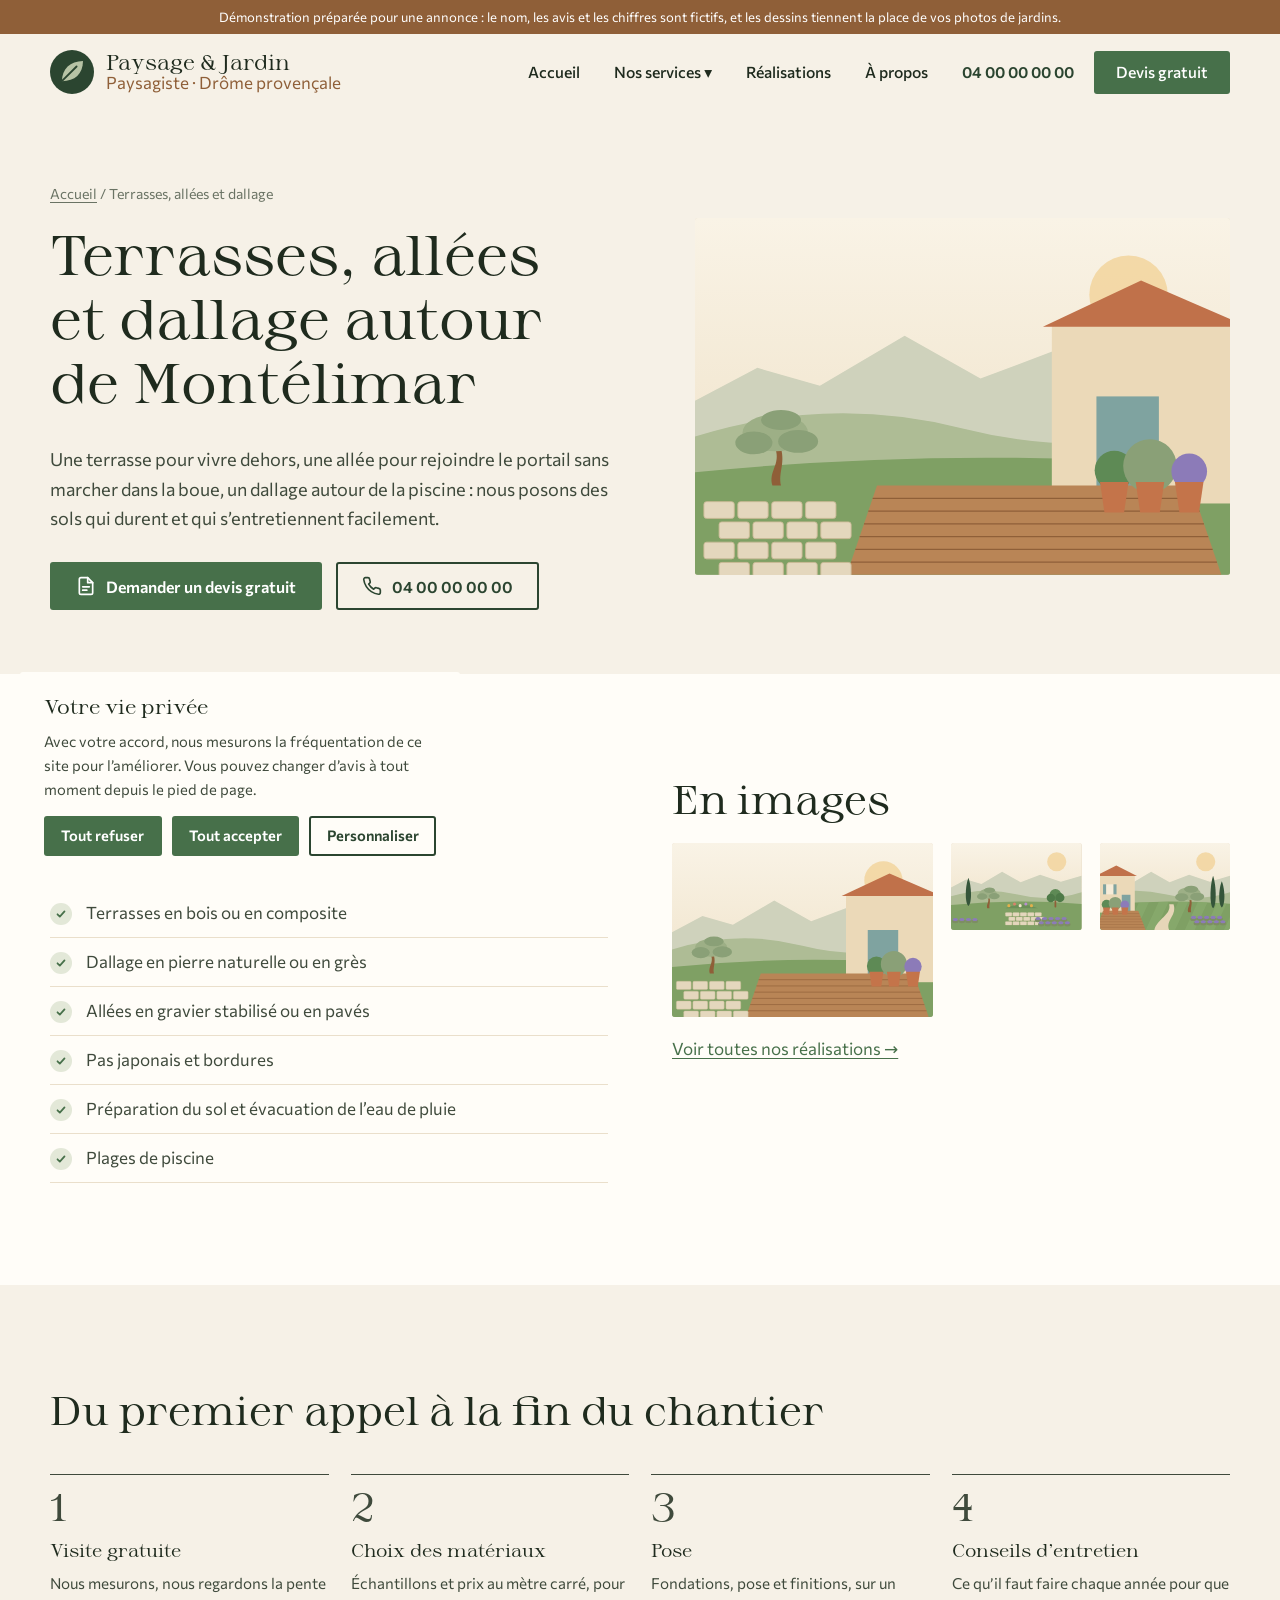
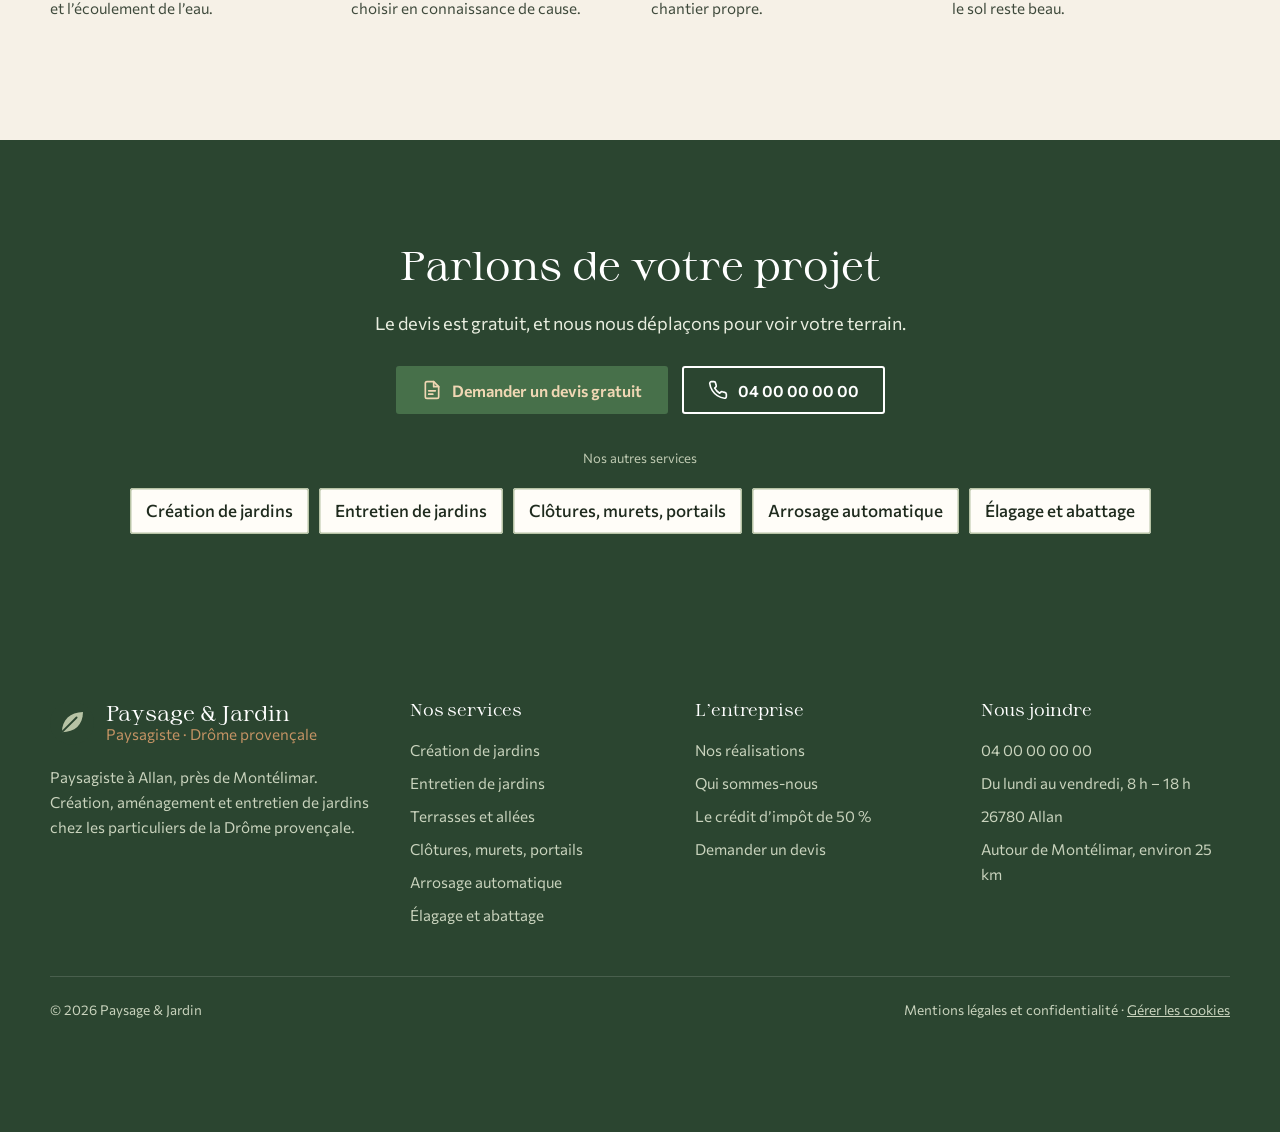
<file: terrasses-allees.html>
<!doctype html>
<html lang="fr">
<head>
  <meta charset="utf-8">
  <meta name="viewport" content="width=device-width, initial-scale=1">
  <title>Terrasses, allées et dallage à Montélimar | Paysage &amp; Jardin</title>
  <meta name="description" content="Terrasse en bois, dallage en pierre, allée en gravier : des sols qui durent et qui s'entretiennent facilement. Paysagiste à Allan, près de Montélimar. Devis gratuit.">
  <!-- Démonstration : hors des moteurs de recherche. Le vrai site sera indexé. -->
  <meta name="robots" content="noindex, nofollow">
  <meta property="og:type" content="website">
  <meta property="og:locale" content="fr_FR">
  <meta property="og:title" content="Terrasses, allées et dallage à Montélimar | Paysage &amp; Jardin">
  <meta property="og:description" content="Terrasse en bois, dallage en pierre, allée en gravier : des sols qui durent et qui s'entretiennent facilement. Paysagiste à Allan, près de Montélimar. Devis gratuit.">
  <meta name="theme-color" content="#2B4530">
  <link rel="icon" href="data:image/svg+xml,%3Csvg%20xmlns%3D%22http%3A%2F%2Fwww.w3.org%2F2000%2Fsvg%22%20viewBox%3D%220%200%2048%2048%22%20aria-hidden%3D%22true%22%3E%3Ccircle%20cx%3D%2224%22%20cy%3D%2224%22%20r%3D%2224%22%20fill%3D%22%232B4530%22%2F%3E%3Cpath%20d%3D%22M13%2034C13%2021%2022%2012%2036%2012c0%2014-9%2022-23%2022z%22%20fill%3D%22%23B7C3A5%22%2F%3E%3Cpath%20d%3D%22M13.5%2033.5%2029%2018%22%20stroke%3D%22%232B4530%22%20stroke-width%3D%222%22%20stroke-linecap%3D%22round%22%2F%3E%3C%2Fsvg%3E">
  <link rel="preload" href="assets/fonts/sprat.woff2" as="font" type="font/woff2" crossorigin>
  <link rel="preload" href="assets/fonts/commissioner.woff2" as="font" type="font/woff2" crossorigin>
  <link rel="stylesheet" href="assets/style.css">
  <link rel="stylesheet" href="assets/reprise.css">
</head>
<body>
  <div class="bandeau-demo">Démonstration préparée pour une annonce : le nom, les avis et les chiffres sont fictifs, et les dessins tiennent la place de vos photos de jardins.</div>
  <header class="entete">
    <div class="conteneur">
      <a class="marque" href="index.html" aria-label="Paysage &amp; Jardin, accueil"><svg viewBox="0 0 48 48" aria-hidden="true"><circle cx="24" cy="24" r="24" fill="#2B4530"/><path d="M13 34C13 21 22 12 36 12c0 14-9 22-23 22z" fill="#B7C3A5"/><path d="M13.5 33.5 29 18" stroke="#2B4530" stroke-width="2" stroke-linecap="round"/></svg><span class="marque-nom"><strong>Paysage &amp; Jardin</strong><span>Paysagiste · Drôme provençale</span></span></a>
      <button class="bouton-menu" aria-label="Ouvrir le menu" aria-expanded="false" aria-controls="navigation"><span></span><span></span><span></span></button>
      <nav class="nav" id="navigation" aria-label="Navigation principale">
        <ul>
          <li><a href="index.html">Accueil</a></li>
          <li class="sous-menu"><button class="ouvrir-sous-menu" aria-expanded="false">Nos services ▾</button>
            <ul>
              <li><a href="creation-jardin.html">Création et aménagement de jardins</a></li>
              <li><a href="entretien-jardin.html">Entretien d’espaces verts</a></li>
              <li><a href="terrasses-allees.html" aria-current="page">Terrasses, allées et dallage</a></li>
              <li><a href="clotures-murets-portails.html">Clôtures, murets et portails</a></li>
              <li><a href="arrosage-automatique.html">Arrosage automatique</a></li>
              <li><a href="elagage-abattage.html">Élagage et abattage</a></li>
            </ul>
          </li>
          <li><a href="realisations.html">Réalisations</a></li>
          <li><a href="a-propos.html">À propos</a></li>
          <li><a class="tel-entete" href="tel:+33400000000">04 00 00 00 00</a></li>
          <li><a class="bouton" href="contact.html">Devis gratuit</a></li>
        </ul>
      </nav>
    </div>
  </header>
  <main>

    <section class="page-titre">
      <div class="conteneur">
        <div>
          <p class="fil"><a href="index.html">Accueil</a> / Terrasses, allées et dallage</p>
          <h1>Terrasses, allées et dallage autour de Montélimar</h1>
          <p class="intro">Une terrasse pour vivre dehors, une allée pour rejoindre le portail sans marcher dans la boue, un dallage autour de la piscine : nous posons des sols qui durent et qui s’entretiennent facilement.</p>
          <div class="boutons"><a class="bouton" href="contact.html?travaux=terrasses-allees"><svg viewBox="0 0 24 24" fill="none" stroke="currentColor" stroke-width="2" stroke-linecap="round" stroke-linejoin="round" aria-hidden="true"><path d="M14 2H6a2 2 0 0 0-2 2v16a2 2 0 0 0 2 2h12a2 2 0 0 0 2-2V8z"/><path d="M14 2v6h6M8 13h8M8 17h5"/></svg>Demander un devis gratuit</a><a class="bouton bouton-ligne" href="tel:+33400000000"><svg viewBox="0 0 24 24" fill="none" stroke="currentColor" stroke-width="2" stroke-linecap="round" stroke-linejoin="round" aria-hidden="true"><path d="M22 16.9v3a2 2 0 0 1-2.2 2 19.8 19.8 0 0 1-8.6-3.1 19.5 19.5 0 0 1-6-6A19.8 19.8 0 0 1 2.1 4.2 2 2 0 0 1 4.1 2h3a2 2 0 0 1 2 1.7c.1.9.4 1.8.7 2.7a2 2 0 0 1-.5 2.1L8 9.8a16 16 0 0 0 6 6l1.3-1.3a2 2 0 0 1 2.1-.4c.9.3 1.8.6 2.7.7a2 2 0 0 1 1.7 2z"/></svg>04 00 00 00 00</a></div>
        </div>
        <div class="illustration"><svg viewBox="0 0 600 400" role="img" aria-label="Terrasse en bois et dallage en pierre" preserveAspectRatio="xMidYMid slice">
  <defs><linearGradient id="ciel9" x1="0" y1="0" x2="0" y2="1"><stop offset="0" stop-color="#F9F3E6"/><stop offset="1" stop-color="#EEDFC3"/></linearGradient>
  <clipPath id="sol9"><path d="M0 285 Q300 255 600 280 V400 H0Z"/></clipPath></defs>
  <rect width="600" height="400" fill="url(#ciel9)"/><circle cx="486" cy="86" r="44" fill="#F3D59E" opacity=".85"/>
  <path d="M0 205 L70 168 L140 188 L235 132 L320 180 L410 146 L505 178 L600 150 V400 H0Z" fill="#CFD2BC"/>
  <path d="M0 245 Q150 198 300 236 T600 226 V400 H0Z" fill="#AEBC95"/>
  <path d="M0 285 Q300 255 600 280 V400 H0Z" fill="#7FA064"/><rect x="400" y="120" width="220" height="200" fill="#EBD9B8"/><path d="M390 122 L500 70 L620 122Z" fill="#C0714A"/><rect x="450" y="200" width="70" height="120" fill="#7FA3A0"/><path d="M170 400 L590 400 L556 300 L204 300Z" fill="#B98556"/><path d="M199.14285714285714 314.2857142857143 L560.8571428571429 314.2857142857143" stroke="#8F5F38" stroke-width="1.5"/><path d="M194.28571428571428 328.57142857142856 L565.7142857142857 328.57142857142856" stroke="#8F5F38" stroke-width="1.5"/><path d="M189.42857142857142 342.85714285714283 L570.5714285714286 342.85714285714283" stroke="#8F5F38" stroke-width="1.5"/><path d="M184.57142857142858 357.1428571428571 L575.4285714285714 357.1428571428571" stroke="#8F5F38" stroke-width="1.5"/><path d="M179.71428571428572 371.42857142857144 L580.2857142857143 371.42857142857144" stroke="#8F5F38" stroke-width="1.5"/><path d="M174.85714285714286 385.7142857142857 L585.1428571428571 385.7142857142857" stroke="#8F5F38" stroke-width="1.5"/><rect x="10" y="318" width="34" height="18.700000000000003" rx="3" fill="#E4D7BD" stroke="#CDBB98"/><rect x="48" y="318" width="34" height="18.700000000000003" rx="3" fill="#E4D7BD" stroke="#CDBB98"/><rect x="86" y="318" width="34" height="18.700000000000003" rx="3" fill="#E4D7BD" stroke="#CDBB98"/><rect x="124" y="318" width="34" height="18.700000000000003" rx="3" fill="#E4D7BD" stroke="#CDBB98"/><rect x="27" y="340.7" width="34" height="18.700000000000003" rx="3" fill="#E4D7BD" stroke="#CDBB98"/><rect x="65" y="340.7" width="34" height="18.700000000000003" rx="3" fill="#E4D7BD" stroke="#CDBB98"/><rect x="103" y="340.7" width="34" height="18.700000000000003" rx="3" fill="#E4D7BD" stroke="#CDBB98"/><rect x="141" y="340.7" width="34" height="18.700000000000003" rx="3" fill="#E4D7BD" stroke="#CDBB98"/><rect x="10" y="363.4" width="34" height="18.700000000000003" rx="3" fill="#E4D7BD" stroke="#CDBB98"/><rect x="48" y="363.4" width="34" height="18.700000000000003" rx="3" fill="#E4D7BD" stroke="#CDBB98"/><rect x="86" y="363.4" width="34" height="18.700000000000003" rx="3" fill="#E4D7BD" stroke="#CDBB98"/><rect x="124" y="363.4" width="34" height="18.700000000000003" rx="3" fill="#E4D7BD" stroke="#CDBB98"/><rect x="27" y="386.1" width="34" height="18.700000000000003" rx="3" fill="#E4D7BD" stroke="#CDBB98"/><rect x="65" y="386.1" width="34" height="18.700000000000003" rx="3" fill="#E4D7BD" stroke="#CDBB98"/><rect x="103" y="386.1" width="34" height="18.700000000000003" rx="3" fill="#E4D7BD" stroke="#CDBB98"/><rect x="141" y="386.1" width="34" height="18.700000000000003" rx="3" fill="#E4D7BD" stroke="#CDBB98"/><rect x="10" y="408.8" width="34" height="18.700000000000003" rx="3" fill="#E4D7BD" stroke="#CDBB98"/><rect x="48" y="408.8" width="34" height="18.700000000000003" rx="3" fill="#E4D7BD" stroke="#CDBB98"/><rect x="86" y="408.8" width="34" height="18.700000000000003" rx="3" fill="#E4D7BD" stroke="#CDBB98"/><rect x="124" y="408.8" width="34" height="18.700000000000003" rx="3" fill="#E4D7BD" stroke="#CDBB98"/><circle cx="470" cy="282.8" r="22" fill="#5E8A55"/><path d="M454 296 L486 296 L481 330 L459 330Z" fill="#C4744A"/><circle cx="510" cy="278" r="30" fill="#8AA077"/><path d="M494 296 L526 296 L521 330 L499 330Z" fill="#C4744A"/><circle cx="554" cy="284" r="20" fill="#8C7BB8"/><path d="M538 296 L570 296 L565 330 L543 330Z" fill="#C4744A"/><path d="M86.8 300 C82 284 96.4 276 90 258.4 L96.4 258.4 C101.2 276 93.2 285.6 96.4 300Z" fill="#8F5F38"/><ellipse cx="90" cy="240.8" rx="36.800000000000004" ry="20.8" fill="#9DAF86"/><ellipse cx="66" cy="252" rx="20.8" ry="12.8" fill="#8AA077"/><ellipse cx="115.6" cy="250.4" rx="22.400000000000002" ry="12.8" fill="#8AA077"/><ellipse cx="96.4" cy="226.39999999999998" rx="22.400000000000002" ry="11.200000000000001" fill="#8AA077"/></svg></div>
      </div>
    </section>
    <section class="fond-blanc">
      <div class="conteneur deux-colonnes">
        <div>
          <span class="surtitre">Ce que nous faisons</span>
          <h2>Terrasses, allées et dallage</h2>
          <ul class="liste-coches"><li>Terrasses en bois ou en composite</li><li>Dallage en pierre naturelle ou en grès</li><li>Allées en gravier stabilisé ou en pavés</li><li>Pas japonais et bordures</li><li>Préparation du sol et évacuation de l’eau de pluie</li><li>Plages de piscine</li></ul>
        </div>
        <div>
          <span class="surtitre">Nos chantiers</span>
          <h2>En images</h2>
          <div class="galerie" style="margin-top:0"><div class="illustration"><svg viewBox="0 0 600 400" role="img" aria-label="Terrasse en bois et dallage en pierre" preserveAspectRatio="xMidYMid slice">
  <defs><linearGradient id="ciel10" x1="0" y1="0" x2="0" y2="1"><stop offset="0" stop-color="#F9F3E6"/><stop offset="1" stop-color="#EEDFC3"/></linearGradient>
  <clipPath id="sol10"><path d="M0 285 Q300 255 600 280 V400 H0Z"/></clipPath></defs>
  <rect width="600" height="400" fill="url(#ciel10)"/><circle cx="486" cy="86" r="44" fill="#F3D59E" opacity=".85"/>
  <path d="M0 205 L70 168 L140 188 L235 132 L320 180 L410 146 L505 178 L600 150 V400 H0Z" fill="#CFD2BC"/>
  <path d="M0 245 Q150 198 300 236 T600 226 V400 H0Z" fill="#AEBC95"/>
  <path d="M0 285 Q300 255 600 280 V400 H0Z" fill="#7FA064"/><rect x="400" y="120" width="220" height="200" fill="#EBD9B8"/><path d="M390 122 L500 70 L620 122Z" fill="#C0714A"/><rect x="450" y="200" width="70" height="120" fill="#7FA3A0"/><path d="M170 400 L590 400 L556 300 L204 300Z" fill="#B98556"/><path d="M199.14285714285714 314.2857142857143 L560.8571428571429 314.2857142857143" stroke="#8F5F38" stroke-width="1.5"/><path d="M194.28571428571428 328.57142857142856 L565.7142857142857 328.57142857142856" stroke="#8F5F38" stroke-width="1.5"/><path d="M189.42857142857142 342.85714285714283 L570.5714285714286 342.85714285714283" stroke="#8F5F38" stroke-width="1.5"/><path d="M184.57142857142858 357.1428571428571 L575.4285714285714 357.1428571428571" stroke="#8F5F38" stroke-width="1.5"/><path d="M179.71428571428572 371.42857142857144 L580.2857142857143 371.42857142857144" stroke="#8F5F38" stroke-width="1.5"/><path d="M174.85714285714286 385.7142857142857 L585.1428571428571 385.7142857142857" stroke="#8F5F38" stroke-width="1.5"/><rect x="10" y="318" width="34" height="18.700000000000003" rx="3" fill="#E4D7BD" stroke="#CDBB98"/><rect x="48" y="318" width="34" height="18.700000000000003" rx="3" fill="#E4D7BD" stroke="#CDBB98"/><rect x="86" y="318" width="34" height="18.700000000000003" rx="3" fill="#E4D7BD" stroke="#CDBB98"/><rect x="124" y="318" width="34" height="18.700000000000003" rx="3" fill="#E4D7BD" stroke="#CDBB98"/><rect x="27" y="340.7" width="34" height="18.700000000000003" rx="3" fill="#E4D7BD" stroke="#CDBB98"/><rect x="65" y="340.7" width="34" height="18.700000000000003" rx="3" fill="#E4D7BD" stroke="#CDBB98"/><rect x="103" y="340.7" width="34" height="18.700000000000003" rx="3" fill="#E4D7BD" stroke="#CDBB98"/><rect x="141" y="340.7" width="34" height="18.700000000000003" rx="3" fill="#E4D7BD" stroke="#CDBB98"/><rect x="10" y="363.4" width="34" height="18.700000000000003" rx="3" fill="#E4D7BD" stroke="#CDBB98"/><rect x="48" y="363.4" width="34" height="18.700000000000003" rx="3" fill="#E4D7BD" stroke="#CDBB98"/><rect x="86" y="363.4" width="34" height="18.700000000000003" rx="3" fill="#E4D7BD" stroke="#CDBB98"/><rect x="124" y="363.4" width="34" height="18.700000000000003" rx="3" fill="#E4D7BD" stroke="#CDBB98"/><rect x="27" y="386.1" width="34" height="18.700000000000003" rx="3" fill="#E4D7BD" stroke="#CDBB98"/><rect x="65" y="386.1" width="34" height="18.700000000000003" rx="3" fill="#E4D7BD" stroke="#CDBB98"/><rect x="103" y="386.1" width="34" height="18.700000000000003" rx="3" fill="#E4D7BD" stroke="#CDBB98"/><rect x="141" y="386.1" width="34" height="18.700000000000003" rx="3" fill="#E4D7BD" stroke="#CDBB98"/><rect x="10" y="408.8" width="34" height="18.700000000000003" rx="3" fill="#E4D7BD" stroke="#CDBB98"/><rect x="48" y="408.8" width="34" height="18.700000000000003" rx="3" fill="#E4D7BD" stroke="#CDBB98"/><rect x="86" y="408.8" width="34" height="18.700000000000003" rx="3" fill="#E4D7BD" stroke="#CDBB98"/><rect x="124" y="408.8" width="34" height="18.700000000000003" rx="3" fill="#E4D7BD" stroke="#CDBB98"/><circle cx="470" cy="282.8" r="22" fill="#5E8A55"/><path d="M454 296 L486 296 L481 330 L459 330Z" fill="#C4744A"/><circle cx="510" cy="278" r="30" fill="#8AA077"/><path d="M494 296 L526 296 L521 330 L499 330Z" fill="#C4744A"/><circle cx="554" cy="284" r="20" fill="#8C7BB8"/><path d="M538 296 L570 296 L565 330 L543 330Z" fill="#C4744A"/><path d="M86.8 300 C82 284 96.4 276 90 258.4 L96.4 258.4 C101.2 276 93.2 285.6 96.4 300Z" fill="#8F5F38"/><ellipse cx="90" cy="240.8" rx="36.800000000000004" ry="20.8" fill="#9DAF86"/><ellipse cx="66" cy="252" rx="20.8" ry="12.8" fill="#8AA077"/><ellipse cx="115.6" cy="250.4" rx="22.400000000000002" ry="12.8" fill="#8AA077"/><ellipse cx="96.4" cy="226.39999999999998" rx="22.400000000000002" ry="11.200000000000001" fill="#8AA077"/></svg></div><div class="illustration"><svg viewBox="0 0 600 400" role="img" aria-label="Jardin créé : massifs fleuris, dallage, olivier et lavandes" preserveAspectRatio="xMidYMid slice">
  <defs><linearGradient id="ciel11" x1="0" y1="0" x2="0" y2="1"><stop offset="0" stop-color="#F9F3E6"/><stop offset="1" stop-color="#EEDFC3"/></linearGradient>
  <clipPath id="sol11"><path d="M0 285 Q300 255 600 280 V400 H0Z"/></clipPath></defs>
  <rect width="600" height="400" fill="url(#ciel11)"/><circle cx="486" cy="86" r="44" fill="#F3D59E" opacity=".85"/>
  <path d="M0 205 L70 168 L140 188 L235 132 L320 180 L410 146 L505 178 L600 150 V400 H0Z" fill="#CFD2BC"/>
  <path d="M0 245 Q150 198 300 236 T600 226 V400 H0Z" fill="#AEBC95"/>
  <path d="M0 285 Q300 255 600 280 V400 H0Z" fill="#7FA064"/><path d="M80 160 C95 199 97 276 80 290 C63 276 65 199 80 160Z" fill="#35553A"/><path d="M166.4 300 C161 282 177.2 273 170 253.2 L177.2 253.2 C182.6 273 173.6 283.8 177.2 300Z" fill="#8F5F38"/><ellipse cx="170" cy="233.39999999999998" rx="41.4" ry="23.400000000000002" fill="#9DAF86"/><ellipse cx="143" cy="246" rx="23.400000000000002" ry="14.4" fill="#8AA077"/><ellipse cx="198.8" cy="244.2" rx="25.2" ry="14.4" fill="#8AA077"/><ellipse cx="177.2" cy="217.2" rx="25.2" ry="12.6" fill="#8AA077"/><path d="M250 300 Q325 266 400 300 Z" fill="#6B8F57"/><circle cx="266" cy="288" r="7" fill="#E3B04B"/><circle cx="292" cy="280" r="7" fill="#D9826B"/><circle cx="318" cy="288" r="7" fill="#F2E6C9"/><circle cx="344" cy="280" r="7" fill="#B78FD0"/><circle cx="370" cy="288" r="7" fill="#E3B04B"/><rect x="250" y="320" width="30" height="16.5" rx="3" fill="#E4D7BD" stroke="#CDBB98"/><rect x="284" y="320" width="30" height="16.5" rx="3" fill="#E4D7BD" stroke="#CDBB98"/><rect x="318" y="320" width="30" height="16.5" rx="3" fill="#E4D7BD" stroke="#CDBB98"/><rect x="352" y="320" width="30" height="16.5" rx="3" fill="#E4D7BD" stroke="#CDBB98"/><rect x="386" y="320" width="30" height="16.5" rx="3" fill="#E4D7BD" stroke="#CDBB98"/><rect x="265" y="340.5" width="30" height="16.5" rx="3" fill="#E4D7BD" stroke="#CDBB98"/><rect x="299" y="340.5" width="30" height="16.5" rx="3" fill="#E4D7BD" stroke="#CDBB98"/><rect x="333" y="340.5" width="30" height="16.5" rx="3" fill="#E4D7BD" stroke="#CDBB98"/><rect x="367" y="340.5" width="30" height="16.5" rx="3" fill="#E4D7BD" stroke="#CDBB98"/><rect x="401" y="340.5" width="30" height="16.5" rx="3" fill="#E4D7BD" stroke="#CDBB98"/><rect x="250" y="361" width="30" height="16.5" rx="3" fill="#E4D7BD" stroke="#CDBB98"/><rect x="284" y="361" width="30" height="16.5" rx="3" fill="#E4D7BD" stroke="#CDBB98"/><rect x="318" y="361" width="30" height="16.5" rx="3" fill="#E4D7BD" stroke="#CDBB98"/><rect x="352" y="361" width="30" height="16.5" rx="3" fill="#E4D7BD" stroke="#CDBB98"/><rect x="386" y="361" width="30" height="16.5" rx="3" fill="#E4D7BD" stroke="#CDBB98"/><rect x="476" y="259.2" width="8" height="36.800000000000004" rx="3" fill="#8F5F38"/><circle cx="480" cy="238.4" r="27.200000000000003" fill="#5E8A55"/><circle cx="459.2" cy="252.8" r="19.200000000000003" fill="#4E7A48"/><circle cx="500.8" cy="251.2" r="20.8" fill="#4E7A48"/><ellipse cx="400" cy="355" rx="15" ry="9" fill="#7D8E62"/><ellipse cx="400" cy="347" rx="12" ry="7" fill="#8C7BB8"/><ellipse cx="430" cy="355" rx="15" ry="9" fill="#7D8E62"/><ellipse cx="430" cy="347" rx="12" ry="7" fill="#8C7BB8"/><ellipse cx="460" cy="355" rx="15" ry="9" fill="#7D8E62"/><ellipse cx="460" cy="347" rx="12" ry="7" fill="#8C7BB8"/><ellipse cx="490" cy="355" rx="15" ry="9" fill="#7D8E62"/><ellipse cx="490" cy="347" rx="12" ry="7" fill="#8C7BB8"/><ellipse cx="520" cy="355" rx="15" ry="9" fill="#7D8E62"/><ellipse cx="520" cy="347" rx="12" ry="7" fill="#8C7BB8"/><ellipse cx="415" cy="375" rx="15" ry="9" fill="#7D8E62"/><ellipse cx="415" cy="367" rx="12" ry="7" fill="#8C7BB8"/><ellipse cx="445" cy="375" rx="15" ry="9" fill="#7D8E62"/><ellipse cx="445" cy="367" rx="12" ry="7" fill="#8C7BB8"/><ellipse cx="475" cy="375" rx="15" ry="9" fill="#7D8E62"/><ellipse cx="475" cy="367" rx="12" ry="7" fill="#8C7BB8"/><ellipse cx="505" cy="375" rx="15" ry="9" fill="#7D8E62"/><ellipse cx="505" cy="367" rx="12" ry="7" fill="#8C7BB8"/><ellipse cx="535" cy="375" rx="15" ry="9" fill="#7D8E62"/><ellipse cx="535" cy="367" rx="12" ry="7" fill="#8C7BB8"/><ellipse cx="20" cy="360" rx="15" ry="9" fill="#7D8E62"/><ellipse cx="20" cy="352" rx="12" ry="7" fill="#8C7BB8"/><ellipse cx="50" cy="360" rx="15" ry="9" fill="#7D8E62"/><ellipse cx="50" cy="352" rx="12" ry="7" fill="#8C7BB8"/><ellipse cx="80" cy="360" rx="15" ry="9" fill="#7D8E62"/><ellipse cx="80" cy="352" rx="12" ry="7" fill="#8C7BB8"/><ellipse cx="110" cy="360" rx="15" ry="9" fill="#7D8E62"/><ellipse cx="110" cy="352" rx="12" ry="7" fill="#8C7BB8"/></svg></div><div class="illustration"><svg viewBox="0 0 600 400" role="img" aria-label="Jardin provençal : olivier, cyprès, lavandes et terrasse en bois" preserveAspectRatio="xMidYMid slice">
  <defs><linearGradient id="ciel12" x1="0" y1="0" x2="0" y2="1"><stop offset="0" stop-color="#F9F3E6"/><stop offset="1" stop-color="#EEDFC3"/></linearGradient>
  <clipPath id="sol12"><path d="M0 285 Q300 255 600 280 V400 H0Z"/></clipPath></defs>
  <rect width="600" height="400" fill="url(#ciel12)"/><circle cx="486" cy="86" r="44" fill="#F3D59E" opacity=".85"/>
  <path d="M0 205 L70 168 L140 188 L235 132 L320 180 L410 146 L505 178 L600 150 V400 H0Z" fill="#CFD2BC"/>
  <path d="M0 245 Q150 198 300 236 T600 226 V400 H0Z" fill="#AEBC95"/>
  <path d="M0 285 Q300 255 600 280 V400 H0Z" fill="#7FA064"/><g clip-path="url(#sol12)" fill="#8DB072" opacity=".55"><path d="M-60 400 L10 250 L55 250 L-15 400Z"/><path d="M30 400 L100 250 L145 250 L75 400Z"/><path d="M120 400 L190 250 L235 250 L165 400Z"/><path d="M210 400 L280 250 L325 250 L255 400Z"/><path d="M300 400 L370 250 L415 250 L345 400Z"/><path d="M390 400 L460 250 L505 250 L435 400Z"/><path d="M480 400 L550 250 L595 250 L525 400Z"/><path d="M570 400 L640 250 L685 250 L615 400Z"/></g><rect x="-10" y="150" width="170" height="170" fill="#EBD9B8"/><path d="M-20 152 L75 104 L170 152Z" fill="#C0714A"/><rect x="28" y="190" width="34" height="46" fill="#F6ECD8"/><rect x="14" y="190" width="14" height="46" fill="#7FA3A0"/><rect x="62" y="190" width="14" height="46" fill="#7FA3A0"/><rect x="100" y="238" width="40" height="82" fill="#7FA3A0"/><path d="M520 150 C535 195 537 286 520 300 C503 286 505 195 520 150Z" fill="#35553A"/><path d="M560 176 C575 212 577 282 560 296 C543 282 545 212 560 176Z" fill="#35553A"/><path d="M250 400 C262 350 330 330 318 282 L338 282 C356 332 300 356 318 400Z" fill="#E6D6B8"/><path d="M405.4 318 C398.5 295 419.2 283.5 410 258.2 L419.2 258.2 C426.1 283.5 414.6 297.3 419.2 318Z" fill="#8F5F38"/><ellipse cx="410" cy="232.9" rx="52.9" ry="29.9" fill="#9DAF86"/><ellipse cx="375.5" cy="249" rx="29.9" ry="18.4" fill="#8AA077"/><ellipse cx="446.8" cy="246.7" rx="32.199999999999996" ry="18.4" fill="#8AA077"/><ellipse cx="419.2" cy="212.2" rx="32.199999999999996" ry="16.099999999999998" fill="#8AA077"/><path d="M-20 400 L210 400 L176 312 L14 312Z" fill="#B98556"/><path d="M9.142857142857146 324.57142857142856 L180.85714285714286 324.57142857142856" stroke="#8F5F38" stroke-width="1.5"/><path d="M4.285714285714285 337.14285714285717 L185.71428571428572 337.14285714285717" stroke="#8F5F38" stroke-width="1.5"/><path d="M-0.571428571428573 349.7142857142857 L190.57142857142858 349.7142857142857" stroke="#8F5F38" stroke-width="1.5"/><path d="M-5.428571428571427 362.2857142857143 L195.42857142857142 362.2857142857143" stroke="#8F5F38" stroke-width="1.5"/><path d="M-10.285714285714286 374.8571428571429 L200.28571428571428 374.8571428571429" stroke="#8F5F38" stroke-width="1.5"/><path d="M-15.142857142857142 387.42857142857144 L205.14285714285714 387.42857142857144" stroke="#8F5F38" stroke-width="1.5"/><circle cx="30" cy="282.8" r="22" fill="#5E8A55"/><path d="M14 296 L46 296 L41 330 L19 330Z" fill="#C4744A"/><circle cx="70" cy="278" r="30" fill="#8AA077"/><path d="M54 296 L86 296 L81 330 L59 330Z" fill="#C4744A"/><circle cx="114" cy="284" r="20" fill="#8C7BB8"/><path d="M98 296 L130 296 L125 330 L103 330Z" fill="#C4744A"/><ellipse cx="430" cy="350" rx="15" ry="9" fill="#7D8E62"/><ellipse cx="430" cy="342" rx="12" ry="7" fill="#8C7BB8"/><ellipse cx="460" cy="350" rx="15" ry="9" fill="#7D8E62"/><ellipse cx="460" cy="342" rx="12" ry="7" fill="#8C7BB8"/><ellipse cx="490" cy="350" rx="15" ry="9" fill="#7D8E62"/><ellipse cx="490" cy="342" rx="12" ry="7" fill="#8C7BB8"/><ellipse cx="520" cy="350" rx="15" ry="9" fill="#7D8E62"/><ellipse cx="520" cy="342" rx="12" ry="7" fill="#8C7BB8"/><ellipse cx="550" cy="350" rx="15" ry="9" fill="#7D8E62"/><ellipse cx="550" cy="342" rx="12" ry="7" fill="#8C7BB8"/><ellipse cx="445" cy="370" rx="15" ry="9" fill="#7D8E62"/><ellipse cx="445" cy="362" rx="12" ry="7" fill="#8C7BB8"/><ellipse cx="475" cy="370" rx="15" ry="9" fill="#7D8E62"/><ellipse cx="475" cy="362" rx="12" ry="7" fill="#8C7BB8"/><ellipse cx="505" cy="370" rx="15" ry="9" fill="#7D8E62"/><ellipse cx="505" cy="362" rx="12" ry="7" fill="#8C7BB8"/><ellipse cx="535" cy="370" rx="15" ry="9" fill="#7D8E62"/><ellipse cx="535" cy="362" rx="12" ry="7" fill="#8C7BB8"/><ellipse cx="565" cy="370" rx="15" ry="9" fill="#7D8E62"/><ellipse cx="565" cy="362" rx="12" ry="7" fill="#8C7BB8"/></svg></div></div>
          <p style="margin-top:18px"><a href="realisations.html">Voir toutes nos réalisations →</a></p>
        </div>
      </div>
    </section>
    <section>
      <div class="conteneur">
        <span class="surtitre">Comment on travaille</span>
        <h2>Du premier appel à la fin du chantier</h2>
        <ol class="etapes"><li><h3>Visite gratuite</h3><p>Nous mesurons, nous regardons la pente et l’écoulement de l’eau.</p></li><li><h3>Choix des matériaux</h3><p>Échantillons et prix au mètre carré, pour choisir en connaissance de cause.</p></li><li><h3>Pose</h3><p>Fondations, pose et finitions, sur un chantier propre.</p></li><li><h3>Conseils d’entretien</h3><p>Ce qu’il faut faire chaque année pour que le sol reste beau.</p></li></ol>
      </div>
    </section>
    <section class="fond-foret appel">
      <div class="conteneur">
        <h2>Parlons de votre projet</h2>
        <p class="intro" style="margin-inline:auto">Le devis est gratuit, et nous nous déplaçons pour voir votre terrain.</p>
        <div class="boutons"><a class="bouton" href="contact.html?travaux=terrasses-allees"><svg viewBox="0 0 24 24" fill="none" stroke="currentColor" stroke-width="2" stroke-linecap="round" stroke-linejoin="round" aria-hidden="true"><path d="M14 2H6a2 2 0 0 0-2 2v16a2 2 0 0 0 2 2h12a2 2 0 0 0 2-2V8z"/><path d="M14 2v6h6M8 13h8M8 17h5"/></svg>Demander un devis gratuit</a><a class="bouton bouton-ligne" href="tel:+33400000000"><svg viewBox="0 0 24 24" fill="none" stroke="currentColor" stroke-width="2" stroke-linecap="round" stroke-linejoin="round" aria-hidden="true"><path d="M22 16.9v3a2 2 0 0 1-2.2 2 19.8 19.8 0 0 1-8.6-3.1 19.5 19.5 0 0 1-6-6A19.8 19.8 0 0 1 2.1 4.2 2 2 0 0 1 4.1 2h3a2 2 0 0 1 2 1.7c.1.9.4 1.8.7 2.7a2 2 0 0 1-.5 2.1L8 9.8a16 16 0 0 0 6 6l1.3-1.3a2 2 0 0 1 2.1-.4c.9.3 1.8.6 2.7.7a2 2 0 0 1 1.7 2z"/></svg>04 00 00 00 00</a></div>
        <p style="margin-top:34px" class="petit">Nos autres services</p>
        <div class="autres-services" style="justify-content:center"><a href="creation-jardin.html" style="color:#1F2B1E">Création de jardins</a><a href="entretien-jardin.html" style="color:#1F2B1E">Entretien de jardins</a><a href="clotures-murets-portails.html" style="color:#1F2B1E">Clôtures, murets, portails</a><a href="arrosage-automatique.html" style="color:#1F2B1E">Arrosage automatique</a><a href="elagage-abattage.html" style="color:#1F2B1E">Élagage et abattage</a></div>
      </div>
    </section>
  </main>
  <footer class="pied">
    <div class="conteneur">
      <div class="grille">
        <div>
          <a class="marque" href="index.html" aria-label="Accueil"><svg viewBox="0 0 48 48" aria-hidden="true"><circle cx="24" cy="24" r="24" fill="#2B4530"/><path d="M13 34C13 21 22 12 36 12c0 14-9 22-23 22z" fill="#B7C3A5"/><path d="M13.5 33.5 29 18" stroke="#2B4530" stroke-width="2" stroke-linecap="round"/></svg><span class="marque-nom"><strong>Paysage &amp; Jardin</strong><span>Paysagiste · Drôme provençale</span></span></a>
          <p style="margin-top:20px;max-width:330px">Paysagiste à Allan, près de Montélimar. Création, aménagement et entretien de jardins chez les particuliers de la Drôme provençale.</p>
        </div>
        <div>
          <h4>Nos services</h4>
          <ul><li><a href="creation-jardin.html">Création de jardins</a></li><li><a href="entretien-jardin.html">Entretien de jardins</a></li><li><a href="terrasses-allees.html">Terrasses et allées</a></li><li><a href="clotures-murets-portails.html">Clôtures, murets, portails</a></li><li><a href="arrosage-automatique.html">Arrosage automatique</a></li><li><a href="elagage-abattage.html">Élagage et abattage</a></li></ul>
        </div>
        <div>
          <h4>L’entreprise</h4>
          <ul><li><a href="realisations.html">Nos réalisations</a></li><li><a href="a-propos.html">Qui sommes-nous</a></li><li><a href="entretien-jardin.html#credit-impot">Le crédit d’impôt de 50 %</a></li><li><a href="contact.html">Demander un devis</a></li></ul>
        </div>
        <div>
          <h4>Nous joindre</h4>
          <ul><li><a href="tel:+33400000000">04 00 00 00 00</a></li><li>Du lundi au vendredi, 8 h – 18 h</li><li>26780 Allan</li><li>Autour de Montélimar, environ 25 km</li></ul>
        </div>
      </div>
      <div class="pied-bas">
        <span>© <span data-annee>2026</span> Paysage &amp; Jardin</span>
        <span><a href="mentions-legales.html">Mentions légales et confidentialité</a> · <button class="lien-bouton" data-gerer-cookies>Gérer les cookies</button></span>
      </div>
    </div>
  </footer>
  <div class="barre-mobile">
    <a class="bouton bouton-ligne" href="tel:+33400000000"><svg viewBox="0 0 24 24" fill="none" stroke="currentColor" stroke-width="2" stroke-linecap="round" stroke-linejoin="round" aria-hidden="true"><path d="M22 16.9v3a2 2 0 0 1-2.2 2 19.8 19.8 0 0 1-8.6-3.1 19.5 19.5 0 0 1-6-6A19.8 19.8 0 0 1 2.1 4.2 2 2 0 0 1 4.1 2h3a2 2 0 0 1 2 1.7c.1.9.4 1.8.7 2.7a2 2 0 0 1-.5 2.1L8 9.8a16 16 0 0 0 6 6l1.3-1.3a2 2 0 0 1 2.1-.4c.9.3 1.8.6 2.7.7a2 2 0 0 1 1.7 2z"/></svg>Appeler</a>
    <a class="bouton" href="contact.html"><svg viewBox="0 0 24 24" fill="none" stroke="currentColor" stroke-width="2" stroke-linecap="round" stroke-linejoin="round" aria-hidden="true"><path d="M14 2H6a2 2 0 0 0-2 2v16a2 2 0 0 0 2 2h12a2 2 0 0 0 2-2V8z"/><path d="M14 2v6h6M8 13h8M8 17h5"/></svg>Demander un devis</a>
  </div>
  <div class="cookies" role="dialog" aria-labelledby="cookies-titre">
    <h2 id="cookies-titre">Votre vie privée</h2>
    <p>Avec votre accord, nous mesurons la fréquentation de ce site pour l’améliorer. Vous pouvez changer d’avis à tout moment depuis le pied de page.</p>
    <div class="cookies-actions">
      <button class="bouton" data-cookies="refuser">Tout refuser</button>
      <button class="bouton" data-cookies="accepter">Tout accepter</button>
      <button class="bouton bouton-ligne" data-cookies="personnaliser">Personnaliser</button>
    </div>
    <div class="cookies-detail">
      <div class="categorie"><div><strong>Nécessaires</strong><span>Mémorisent votre choix pendant six mois. Toujours actifs.</span></div><input type="checkbox" class="interrupteur" checked disabled aria-label="Cookies nécessaires, toujours actifs"></div>
      <div class="categorie"><div><strong>Mesure d’audience</strong><span>Statistiques de fréquentation, sans publicité ni revente.</span></div><input type="checkbox" class="interrupteur" id="mesure-audience" aria-label="Mesure d'audience"></div>
      <div class="cookies-actions"><button class="bouton" data-cookies="enregistrer">Enregistrer mes choix</button></div>
    </div>
  </div>
  <script src="assets/site.js" defer></script>
</body>
</html>
</file>
<file: assets/style.css>
/* Démo paysagiste : tons naturels (vert, beige, bois), photos mises en avant, appel et devis à portée de pouce */

:root {
  --foret: #2B4530;
  --vert: #47704A;
  --feuille: #6E9460;
  --sauge: #B7C3A5;
  --sauge-pale: #E3E8D8;
  --beige: #F6F1E7;
  --sable: #EADFCB;
  --bois: #8F5F38;
  --bois-clair: #C49364;
  --encre: #1F2B1E;
  --texte: #3F4A3C;
  --discret: #6A7364;
  --blanc: #FFFDF8;
  --rayon: 18px;
  --ombre: 0 18px 40px -22px rgba(31, 43, 30, .35);
}

*, *::before, *::after { box-sizing: border-box; }
html { scroll-behavior: smooth; -webkit-text-size-adjust: 100%; }
body { margin: 0; font-family: var(--police-texte); font-size: 17px; line-height: 1.65; color: var(--texte); background: var(--beige); }
img, svg { display: block; max-width: 100%; }
a { color: var(--vert); text-underline-offset: 3px; }
a:hover { color: var(--foret); }
h1, h2, h3, h4 { font-family: var(--police-titre); color: var(--encre); line-height: 1.15; margin: 0 0 .5em; font-weight: 600; letter-spacing: -.01em; }
h1 { font-size: clamp(2.1rem, 5vw, 3.5rem); }
h2 { font-size: clamp(1.7rem, 3.4vw, 2.5rem); }
h3 { font-size: 1.3rem; }
p { margin: 0 0 1em; }
:focus-visible { outline: 3px solid var(--bois-clair); outline-offset: 3px; }
.conteneur { width: min(1180px, 100% - 40px); margin-inline: auto; }
section { padding: clamp(56px, 8vw, 104px) 0; }
.surtitre { display: inline-block; font-size: .8rem; font-weight: 600; letter-spacing: .12em; text-transform: uppercase; color: var(--bois); margin-bottom: 14px; }
.intro { font-size: 1.13rem; max-width: 640px; }
.centre { text-align: center; }
.centre .intro { margin-inline: auto; }
.fond-sable { background: var(--sable); }
.fond-foret { background: var(--foret); color: #E8EDDF; }
.fond-foret h2, .fond-foret h3 { color: #fff; }
.fond-foret a { color: #F0D7B4; }
.fond-blanc { background: var(--blanc); }

/* Bandeau de démonstration */
.bandeau-demo { background: var(--bois); color: #fff; font-size: .82rem; text-align: center; padding: 8px 16px; line-height: 1.4; }

/* Boutons */
.bouton { display: inline-flex; align-items: center; gap: 10px; background: var(--vert); color: #fff; border: 0; border-radius: 999px; padding: 14px 26px; font: 600 1rem/1.2 var(--police-texte); text-decoration: none; cursor: pointer; transition: background .2s, transform .2s; }
.bouton:hover { background: var(--foret); color: #fff; transform: translateY(-1px); }
.bouton svg { width: 20px; height: 20px; flex: none; }
.bouton-bois { background: var(--bois); }
.bouton-bois:hover { background: #6F4726; }
.bouton-ligne { background: transparent; color: var(--foret); box-shadow: inset 0 0 0 2px var(--foret); }
.bouton-ligne:hover { background: var(--foret); color: #fff; }
.fond-foret .bouton-ligne { color: #fff; box-shadow: inset 0 0 0 2px #fff; }
.boutons { display: flex; flex-wrap: wrap; gap: 14px; margin-top: 28px; }
.lien-bouton { background: none; border: 0; padding: 0; font: inherit; color: inherit; text-decoration: underline; cursor: pointer; }

/* En-tête */
.entete { position: sticky; top: 0; z-index: 50; background: rgba(246, 241, 231, .94); backdrop-filter: blur(8px); transition: box-shadow .2s; }
.entete.defile { box-shadow: 0 6px 24px -14px rgba(31, 43, 30, .4); }
.entete .conteneur { display: flex; align-items: center; justify-content: space-between; gap: 20px; min-height: 76px; }
.marque { display: flex; align-items: center; gap: 12px; text-decoration: none; color: var(--encre); }
.marque svg { width: 44px; height: 44px; }
.marque-nom { display: flex; flex-direction: column; line-height: 1.1; }
.marque-nom strong { font-family: var(--police-titre); font-size: 1.3rem; font-weight: 600; }
.marque-nom span { font-size: .78rem; letter-spacing: .08em; text-transform: uppercase; color: var(--bois); }
.nav ul { list-style: none; margin: 0; padding: 0; display: flex; align-items: center; gap: 6px; }
.nav a, .nav .ouvrir-sous-menu { display: block; padding: 10px 14px; border-radius: 999px; color: var(--encre); text-decoration: none; font-weight: 500; font-size: .98rem; background: none; border: 0; font-family: inherit; cursor: pointer; }
.nav a:hover, .nav .ouvrir-sous-menu:hover, .nav a[aria-current="page"] { background: var(--sauge-pale); color: var(--foret); }
.nav .tel-entete { font-weight: 600; color: var(--foret); }
.nav .bouton { color: #fff; background: var(--vert); padding: 12px 22px; }
.nav .bouton:hover { background: var(--foret); color: #fff; }
.sous-menu { position: relative; }
.sous-menu ul { display: none; position: absolute; top: calc(100% + 6px); left: 0; min-width: 270px; background: var(--blanc); border-radius: 16px; box-shadow: var(--ombre); padding: 10px; flex-direction: column; align-items: stretch; gap: 2px; }
/* Pont invisible sur l'écart entre le bouton et le menu : la souris qui descend ne quitte pas le survol */
.sous-menu ul::before { content: ""; position: absolute; left: 0; right: 0; top: -12px; height: 12px; }
/* Ouvert au survol, au clic (classe « ouvert »), ou au clavier ; un clic de souris ne le bloque pas ouvert par le focus */
.sous-menu:hover ul, .sous-menu:has(:focus-visible) ul, .sous-menu.ouvert ul { display: flex; }
.sous-menu ul a { border-radius: 10px; }
.bouton-menu { display: none; width: 48px; height: 48px; border: 0; background: var(--sauge-pale); border-radius: 12px; cursor: pointer; flex-direction: column; justify-content: center; align-items: center; gap: 5px; }
.bouton-menu span { width: 22px; height: 2px; background: var(--foret); border-radius: 2px; }

/* Héros */
.heros { padding: clamp(36px, 6vw, 72px) 0 clamp(56px, 7vw, 96px); }
.heros .conteneur { display: grid; grid-template-columns: 1.05fr 1fr; gap: clamp(28px, 5vw, 64px); align-items: center; }
.heros .intro { font-size: 1.2rem; }
.note-google { display: inline-flex; align-items: center; gap: 10px; margin-top: 26px; background: var(--blanc); border-radius: 999px; padding: 8px 18px 8px 10px; box-shadow: var(--ombre); font-size: .92rem; color: var(--encre); text-decoration: none; }
.note-google .etoiles { color: #D9A33B; letter-spacing: 2px; }
.illustration { border-radius: 28px; overflow: hidden; box-shadow: var(--ombre); background: var(--sable); position: relative; }
.illustration svg { width: 100%; height: auto; }
.illustration .legende-photo { position: absolute; left: 14px; bottom: 14px; background: rgba(255, 253, 248, .9); color: var(--discret); font-size: .75rem; padding: 4px 10px; border-radius: 999px; }
.heros .illustration { border-radius: 200px 28px 28px 28px; }

/* Services */
.grille-services { display: grid; grid-template-columns: repeat(3, 1fr); gap: 26px; margin-top: 44px; }
.carte-service { background: var(--blanc); border-radius: var(--rayon); overflow: hidden; box-shadow: var(--ombre); text-decoration: none; color: var(--texte); display: flex; flex-direction: column; transition: transform .25s; }
.carte-service:hover { transform: translateY(-4px); color: var(--texte); }
.carte-service .corps { padding: 22px 24px 26px; display: flex; flex-direction: column; flex: 1; }
.carte-service p { font-size: .96rem; flex: 1; }
.carte-service .suite { font-weight: 600; color: var(--vert); }

/* Entretien à l'année */
.bloc-entretien { display: grid; grid-template-columns: 1.1fr 1fr; gap: clamp(28px, 5vw, 64px); align-items: center; }
.calendrier { display: grid; grid-template-columns: repeat(12, 1fr); gap: 4px; margin: 24px 0 8px; }
.calendrier span { text-align: center; font-size: .72rem; padding: 10px 0 8px; border-radius: 8px; background: rgba(255, 255, 255, .08); }
.calendrier span.actif { background: var(--feuille); color: #fff; font-weight: 600; }
.credit-impot { background: var(--blanc); color: var(--texte); border-radius: var(--rayon); padding: 30px; box-shadow: var(--ombre); }
.credit-impot .gros { font-family: var(--police-titre); font-size: 4rem; line-height: 1; color: var(--vert); font-weight: 600; }
.credit-impot h3 { margin-top: 10px; }
.petit { font-size: .82rem; color: var(--discret); }
.fond-foret .petit { color: #BFCAB2; }
.fond-foret .credit-impot .petit { color: var(--discret); }

/* Étapes */
.etapes { display: grid; grid-template-columns: repeat(4, 1fr); gap: 22px; margin-top: 40px; counter-reset: etape; list-style: none; padding: 0; }
.etapes li { background: var(--blanc); border-radius: var(--rayon); padding: 26px 22px; position: relative; box-shadow: var(--ombre); }
.etapes li::before { counter-increment: etape; content: counter(etape); display: grid; place-items: center; width: 42px; height: 42px; border-radius: 50%; background: var(--sauge-pale); color: var(--foret); font: 600 1.2rem var(--police-titre); margin-bottom: 14px; }
.etapes h3 { font-size: 1.12rem; }
.etapes p { font-size: .95rem; margin: 0; }

/* Réalisations */
.grille-realisations { display: grid; grid-template-columns: repeat(3, 1fr); gap: 26px; margin-top: 40px; }
.realisation { background: var(--blanc); border-radius: var(--rayon); overflow: hidden; box-shadow: var(--ombre); }
.realisation[hidden] { display: none; }
.realisation .corps { padding: 20px 22px 24px; }
.realisation .lieu { font-size: .85rem; color: var(--bois); font-weight: 600; letter-spacing: .04em; text-transform: uppercase; }
.realisation h3 { margin: 6px 0 8px; font-size: 1.2rem; }
.realisation p { font-size: .95rem; margin: 0; }
.avant-apres { position: relative; aspect-ratio: 3 / 2; overflow: hidden; background: var(--sable); --pos: 50%; }
.avant-apres .avant, .avant-apres .apres { position: absolute; inset: 0; }
.avant-apres svg { position: absolute; inset: 0; width: 100%; height: 100%; }
.avant-apres .apres { clip-path: inset(0 0 0 var(--pos)); }
.avant-apres .poignee { position: absolute; top: 0; bottom: 0; left: var(--pos); width: 3px; background: #fff; transform: translateX(-50%); pointer-events: none; }
.avant-apres .poignee::after { content: "⇆"; position: absolute; top: 50%; left: 50%; transform: translate(-50%, -50%); width: 40px; height: 40px; border-radius: 50%; background: #fff; color: var(--foret); display: grid; place-items: center; font-size: 1.1rem; box-shadow: 0 4px 14px rgba(0, 0, 0, .25); }
.avant-apres input[type=range] { position: absolute; inset: 0; width: 100%; height: 100%; opacity: 0; cursor: ew-resize; margin: 0; }
.avant-apres .etiquette { position: absolute; top: 12px; background: rgba(31, 43, 30, .75); color: #fff; font-size: .72rem; font-weight: 600; letter-spacing: .08em; text-transform: uppercase; padding: 4px 10px; border-radius: 999px; pointer-events: none; }
.avant-apres .etiquette.g { left: 12px; }
.avant-apres .etiquette.d { right: 12px; }
.filtres { display: flex; flex-wrap: wrap; gap: 10px; margin-top: 30px; }
.filtre { border: 0; background: var(--blanc); color: var(--foret); border-radius: 999px; padding: 10px 18px; font: 500 .95rem var(--police-texte); cursor: pointer; box-shadow: inset 0 0 0 1.5px var(--sauge); }
.filtre[aria-pressed="true"] { background: var(--foret); color: #fff; box-shadow: none; }
.encart { background: var(--sauge-pale); border-radius: var(--rayon); padding: 22px 26px; margin-top: 36px; display: flex; gap: 18px; align-items: flex-start; }
.encart svg { width: 34px; height: 34px; flex: none; color: var(--vert); }
.encart p { margin: 0; }

/* Avis */
.grille-avis { display: grid; grid-template-columns: repeat(3, 1fr); gap: 24px; margin-top: 40px; }
.avis { background: var(--blanc); border-radius: var(--rayon); padding: 26px; box-shadow: var(--ombre); display: flex; flex-direction: column; }
.avis .etoiles { color: #D9A33B; letter-spacing: 3px; font-size: 1.05rem; }
.avis blockquote { margin: 12px 0 18px; font-size: 1rem; flex: 1; }
.avis .auteur { display: flex; align-items: center; gap: 12px; font-size: .9rem; }
.avis .initiale { width: 40px; height: 40px; border-radius: 50%; display: grid; place-items: center; background: var(--sauge-pale); color: var(--foret); font-weight: 600; }
.avis .auteur span { color: var(--discret); display: block; font-size: .82rem; }

/* Zone d'intervention */
.bloc-zone { display: grid; grid-template-columns: 1fr 1.1fr; gap: clamp(28px, 5vw, 64px); align-items: center; }
.carte-zone { background: var(--blanc); border-radius: var(--rayon); box-shadow: var(--ombre); padding: 14px; }
.communes { columns: 2; padding: 0; list-style: none; margin: 18px 0 0; }
.communes li { padding: 3px 0 3px 22px; position: relative; break-inside: avoid; }
.communes li::before { content: ""; position: absolute; left: 4px; top: 12px; width: 8px; height: 8px; border-radius: 50%; background: var(--feuille); }

/* Appel à l'action */
.appel { text-align: center; }
.appel .boutons { justify-content: center; }

/* Pages intérieures */
.page-titre { padding: clamp(40px, 6vw, 72px) 0 clamp(40px, 6vw, 64px); }
.page-titre .conteneur { display: grid; grid-template-columns: 1.1fr 1fr; gap: clamp(28px, 5vw, 56px); align-items: center; }
.page-titre.simple .conteneur { grid-template-columns: 1fr; }
.fil { font-size: .88rem; color: var(--discret); margin-bottom: 18px; }
.fil a { color: var(--discret); }
.deux-colonnes { display: grid; grid-template-columns: 1fr 1fr; gap: clamp(28px, 5vw, 64px); align-items: start; }
.liste-coches { list-style: none; padding: 0; margin: 0; }
.liste-coches li { padding: 10px 0 10px 36px; position: relative; border-bottom: 1px solid var(--sable); }
.liste-coches li::before { content: ""; position: absolute; left: 0; top: 14px; width: 22px; height: 22px; border-radius: 50%; background: var(--sauge-pale) url("data:image/svg+xml,%3Csvg xmlns='http://www.w3.org/2000/svg' viewBox='0 0 24 24' fill='none' stroke='%2347704A' stroke-width='3' stroke-linecap='round' stroke-linejoin='round'%3E%3Cpath d='M6 12.5l4 4 8-9'/%3E%3C/svg%3E") center / 14px no-repeat; }
.galerie { display: grid; grid-template-columns: 2fr 1fr 1fr; gap: 18px; margin-top: 36px; }
.galerie .illustration { border-radius: var(--rayon); }
.galerie .illustration:first-child { grid-row: span 2; }
.galerie .illustration:first-child svg { height: 100%; object-fit: cover; }
.formules { display: grid; grid-template-columns: 1fr 1fr; gap: 24px; margin-top: 30px; }
.formule { background: var(--blanc); border-radius: var(--rayon); padding: 28px; box-shadow: var(--ombre); }
.formule.mise-en-avant { box-shadow: inset 0 0 0 2px var(--vert), var(--ombre); }
.formule .pastille { display: inline-block; background: var(--vert); color: #fff; font-size: .75rem; font-weight: 600; border-radius: 999px; padding: 3px 12px; margin-bottom: 10px; }
.autres-services { display: flex; flex-wrap: wrap; gap: 10px; margin-top: 18px; }
.autres-services a { background: var(--blanc); border-radius: 999px; padding: 9px 16px; text-decoration: none; font-weight: 500; box-shadow: inset 0 0 0 1.5px var(--sauge); }

/* Équipe */
.equipe { display: grid; grid-template-columns: repeat(3, 1fr); gap: 26px; margin-top: 40px; }
.membre { background: var(--blanc); border-radius: var(--rayon); overflow: hidden; box-shadow: var(--ombre); }
.membre .corps { padding: 18px 22px 22px; }
.membre h3 { margin: 0 0 2px; font-size: 1.15rem; }
.membre .role { color: var(--bois); font-size: .9rem; font-weight: 600; }
.valeurs { display: grid; grid-template-columns: repeat(3, 1fr); gap: 26px; margin-top: 36px; }
.valeurs div { border-top: 3px solid var(--feuille); padding-top: 18px; }

/* Formulaire */
.bloc-contact { display: grid; grid-template-columns: .8fr 1.2fr; gap: clamp(28px, 5vw, 56px); align-items: start; }
.coordonnees { list-style: none; padding: 0; margin: 0 0 24px; }
.coordonnees li { padding: 14px 0; border-bottom: 1px solid var(--sable); }
.coordonnees strong { display: block; font-size: .78rem; letter-spacing: .1em; text-transform: uppercase; color: var(--bois); }
.coordonnees .tel-gros { font: 600 1.6rem var(--police-titre); color: var(--foret); text-decoration: none; }
form { background: var(--blanc); border-radius: 24px; padding: clamp(22px, 4vw, 40px); box-shadow: var(--ombre); }
fieldset { border: 0; padding: 0; margin: 0 0 26px; }
legend { font: 600 1.25rem var(--police-titre); color: var(--encre); margin-bottom: 14px; padding: 0; }
.champs { display: grid; grid-template-columns: 1fr 1fr; gap: 16px 18px; }
.champ { display: flex; flex-direction: column; gap: 6px; }
.champ.plein { grid-column: 1 / -1; }
label { font-weight: 500; font-size: .95rem; color: var(--encre); }
.obligatoire { color: var(--bois); }
input[type=text], input[type=email], input[type=tel], select, textarea { font: inherit; font-size: 1rem; padding: 13px 14px; border: 1.5px solid #D5CCBA; border-radius: 12px; background: #fff; color: var(--encre); width: 100%; }
input:focus, select:focus, textarea:focus { border-color: var(--vert); outline: none; box-shadow: 0 0 0 3px rgba(71, 112, 74, .18); }
textarea { min-height: 130px; resize: vertical; }
.champ.invalide input, .champ.invalide select, .champ.invalide textarea { border-color: #B4442F; }
.erreur { color: #B4442F; font-size: .85rem; min-height: 1em; }
.puces { display: flex; flex-wrap: wrap; gap: 10px; }
.puces label { position: relative; }
.puces input { position: absolute; opacity: 0; }
.puces span { display: inline-block; padding: 10px 16px; border-radius: 999px; background: var(--beige); box-shadow: inset 0 0 0 1.5px #D5CCBA; cursor: pointer; font-weight: 500; font-size: .93rem; }
.puces input:checked + span { background: var(--vert); color: #fff; box-shadow: none; }
.puces input:focus-visible + span { outline: 3px solid var(--bois-clair); outline-offset: 2px; }
.depot { border: 2px dashed var(--sauge); border-radius: 16px; padding: 22px; text-align: center; background: var(--beige); cursor: pointer; display: block; }
.depot svg { width: 36px; height: 36px; margin: 0 auto 8px; color: var(--vert); }
.depot input { position: absolute; width: 1px; height: 1px; opacity: 0; }
.apercus { display: flex; flex-wrap: wrap; gap: 10px; margin-top: 12px; }
.apercu { position: relative; }
.apercu img { width: 84px; height: 84px; object-fit: cover; border-radius: 10px; }
.apercu button { position: absolute; top: -8px; right: -8px; width: 26px; height: 26px; border-radius: 50%; border: 2px solid var(--blanc); background: var(--foret); color: #fff; font-size: 1rem; line-height: 1; cursor: pointer; display: grid; place-items: center; padding: 0; }
.combo { position: relative; }
.suggestions { position: absolute; top: calc(100% + 6px); left: 0; right: 0; z-index: 20; list-style: none; margin: 0; padding: 6px; background: var(--blanc); border-radius: 14px; box-shadow: 0 18px 40px -12px rgba(31, 43, 30, .35), inset 0 0 0 1px var(--sable); max-height: 264px; overflow-y: auto; }
.suggestions li { padding: 10px 14px; border-radius: 10px; cursor: pointer; color: var(--encre); }
.suggestions li:hover, .suggestions li[aria-selected="true"] { background: var(--sauge-pale); color: var(--foret); }
select { appearance: none; -webkit-appearance: none; padding-right: 42px; cursor: pointer; background: #fff url("data:image/svg+xml,%3Csvg xmlns='http://www.w3.org/2000/svg' viewBox='0 0 24 24' fill='none' stroke='%2347704A' stroke-width='2.5' stroke-linecap='round' stroke-linejoin='round'%3E%3Cpath d='M6 9l6 6 6-6'/%3E%3C/svg%3E") right 14px center / 18px no-repeat; }
.accord { display: flex; gap: 12px; align-items: flex-start; font-size: .9rem; font-weight: 400; }
.accord input { width: 20px; height: 20px; margin-top: 3px; accent-color: var(--vert); flex: none; }
.pot-de-miel { position: absolute; left: -9999px; }
.succes { display: none; background: var(--blanc); border-radius: 24px; padding: 40px; box-shadow: var(--ombre); }
.mention-form { font-size: .85rem; color: var(--discret); margin-top: 14px; }

/* Pied de page */
.pied { background: var(--foret); color: #C9D3BD; padding: 64px 0 110px; font-size: .95rem; }
.pied .marque { color: #fff; }
.pied .marque-nom span { color: var(--bois-clair); }
.pied .grille { display: grid; grid-template-columns: 1.3fr 1fr 1fr 1fr; gap: 36px; }
.pied h4 { color: #fff; font-size: 1.05rem; margin-bottom: 14px; }
.pied ul { list-style: none; margin: 0; padding: 0; }
.pied li { padding: 4px 0; }
.pied a { color: #C9D3BD; text-decoration: none; }
.pied a:hover { color: #fff; }
.pied-bas { display: flex; flex-wrap: wrap; justify-content: space-between; gap: 12px; border-top: 1px solid rgba(255, 255, 255, .14); margin-top: 44px; padding-top: 22px; font-size: .85rem; }

/* Barre d'appel sur téléphone */
.barre-mobile { display: none; }

/* Bannière cookies */
.cookies { position: fixed; left: 20px; bottom: 20px; z-index: 100; width: min(440px, calc(100% - 40px)); background: var(--blanc); border-radius: 20px; padding: 24px; box-shadow: 0 24px 60px -20px rgba(0, 0, 0, .45); display: none; }
.cookies.visible { display: block; }
.cookies h2 { font-size: 1.25rem; }
.cookies p { font-size: .92rem; }
.cookies-actions { display: flex; flex-wrap: wrap; gap: 10px; }
.cookies-actions .bouton { padding: 11px 16px; font-size: .92rem; flex: 1 1 auto; justify-content: center; white-space: nowrap; }
.cookies-detail { display: none; margin-top: 18px; border-top: 1px solid var(--sable); padding-top: 14px; }
.cookies-detail.ouvert { display: block; }
.categorie { display: flex; justify-content: space-between; gap: 16px; align-items: center; padding: 10px 0; font-size: .9rem; }
.categorie span { display: block; color: var(--discret); font-size: .83rem; }
.interrupteur { width: 22px; height: 22px; accent-color: var(--vert); }

/* Textes légaux */
.texte-legal { max-width: 780px; }
.texte-legal h2 { font-size: 1.4rem; margin-top: 1.6em; }

@media (max-width: 1000px) {
  .grille-services, .grille-realisations, .grille-avis, .equipe { grid-template-columns: 1fr 1fr; }
  .etapes { grid-template-columns: 1fr 1fr; }
  .pied .grille { grid-template-columns: 1fr 1fr; }
}
@media (max-width: 900px) {
  .bouton-menu { display: flex; }
  .nav { display: none; position: absolute; top: 100%; left: 0; right: 0; background: var(--beige); padding: 12px 20px 24px; box-shadow: 0 16px 30px -18px rgba(0, 0, 0, .35); max-height: calc(100vh - 110px); overflow-y: auto; }
  .nav.ouvert { display: block; }
  .nav ul { flex-direction: column; align-items: stretch; }
  .sous-menu ul { display: flex; position: static; box-shadow: none; background: transparent; padding: 0 0 0 14px; min-width: 0; }
  .sous-menu .ouvrir-sous-menu { display: none; }
  .nav .bouton { justify-content: center; margin-top: 8px; }
  .heros .conteneur, .page-titre .conteneur, .bloc-entretien, .bloc-zone, .deux-colonnes, .bloc-contact { grid-template-columns: 1fr; }
  .heros .illustration { border-radius: 120px 24px 24px 24px; }
  .barre-mobile { display: grid; grid-template-columns: 1fr 1.3fr; gap: 10px; position: fixed; left: 0; right: 0; bottom: 0; z-index: 60; padding: 10px 14px calc(10px + env(safe-area-inset-bottom)); background: rgba(246, 241, 231, .97); box-shadow: 0 -8px 24px -12px rgba(0, 0, 0, .3); }
  .barre-mobile .bouton { justify-content: center; padding: 14px 10px; }
  .cookies { bottom: 84px; left: 12px; width: calc(100% - 24px); }
}
@media (max-width: 640px) {
  body { font-size: 16px; }
  .grille-services, .grille-realisations, .grille-avis, .equipe, .valeurs, .formules, .etapes, .champs { grid-template-columns: 1fr; }
  .galerie { grid-template-columns: 1fr 1fr; }
  .galerie .illustration:first-child { grid-column: 1 / -1; grid-row: auto; }
  .pied .grille { grid-template-columns: 1fr; }
  .communes { columns: 2; font-size: .92rem; }
  .calendrier span { font-size: .6rem; }
  .boutons .bouton { flex: 1 1 100%; justify-content: center; }
}
@media (prefers-reduced-motion: reduce) { * { transition: none !important; scroll-behavior: auto !important; } }

/* Menu sur une ligne entre le téléphone et l'ordinateur, plus serré et sans le numéro, repris ailleurs dans la page (06/11) */
@media (min-width: 901px) and (max-width: 1180px) {
  .entete:not(.entete-rideau) > .conteneur { gap: 14px; }
  .entete:not(.entete-rideau) .marque-nom :is(strong, span) { white-space: nowrap; }
  .entete:not(.entete-rideau) .nav :is(a, .ouvrir-sous-menu) { white-space: nowrap; }
  .entete:not(.entete-rideau) .nav li > :is(a:not(.bouton), .ouvrir-sous-menu) { padding-inline: 8px; margin-inline: 0; font-size: .93rem; }
  .entete:not(.entete-rideau) .nav .bouton, .entete:not(.entete-rideau) .nav .bouton:hover { padding: 10px 14px; font-size: .93rem; }
  .entete:not(.entete-rideau, .entete-deux-etages) .nav a[href^="tel:"]:not(.bouton) { display: none; }
}
</file>
<file: assets/reprise.css>
/* Reprise du 06/11 (outils/demo/reprendre.mjs) */
/* Police : Sprat, d'Ethan Nakache (Collletttivo), licence SIL OFL */
@font-face { font-family: "Sprat"; src: url("fonts/sprat.woff2") format("woff2"); font-weight: 400; font-display: optional; }
@font-face { font-family: "Commissioner"; src: url("fonts/commissioner.woff2") format("woff2"); font-weight: 100 900; font-display: optional; }
:root { --police-titre: "Sprat", Georgia, serif; --police-texte: "Commissioner", system-ui, sans-serif; }
svg text[font-family] { font-family: var(--police-texte); }
:root { --rayon: 3px; --rayon-bouton: 3px; --ombre: none; }
body { font-synthesis: none; }
h1, h2, h3, legend { letter-spacing: 0; text-wrap: balance; }
h1, h2, h3, legend, .marque-nom strong { font-weight: 400; }
.credit-polices { font-size: .9rem; color: var(--discret); }

/* La petite ligne au-dessus des titres : gardée dans le premier bloc de la page (elle y dit le métier et le lieu), retirée ailleurs */
.surtitre { display: none; }
main > :first-child .surtitre { display: inline-block; font-size: 1rem; font-weight: 500; letter-spacing: 0; text-transform: none; margin-bottom: 6px; }
.bouton { border-radius: var(--rayon-bouton); }

/* En-tête : lien actif souligné, pas de pastille */
.nav a, .nav .ouvrir-sous-menu { border-radius: 0; }
.entete:not(.entete-deux-etages) .nav a:not(.bouton):is(:hover, [aria-current="page"]), .entete:not(.entete-deux-etages) .nav .ouvrir-sous-menu:hover { background: none; text-decoration: underline; text-decoration-thickness: 2px; text-underline-offset: 7px; }
.nav a.bouton[aria-current="page"], .nav a.bouton[aria-current="page"]:hover { background: var(--accent); color: var(--sur-accent); }
.bouton-menu { background: none; box-shadow: inset 0 0 0 1px var(--bord); border-radius: var(--rayon-bouton); }
.sous-menu ul { border: 1px solid var(--bord); border-radius: var(--rayon); box-shadow: none; }

/* Avis et étapes : un filet, le numéro en grand, pas de carte ni de rond */
.avis { background: none; border-top: 1px solid currentColor; border-radius: 0; box-shadow: none; padding: 16px 0 0; }
.avis .initiale, .auteur .initiale { display: none; }
.etapes li { background: none; border-top: 1px solid currentColor; border-radius: 0; box-shadow: none; padding: 14px 0 0; }
.etapes li::before { display: block; width: auto; height: auto; background: none; border-radius: 0; color: var(--accent); font: 400 2.4rem/1 var(--police-titre); margin-bottom: 14px; }

/* Formulaires et bannière */
form[data-formulaire], .succes, .cookies { border: 1px solid var(--bord); border-radius: var(--rayon); box-shadow: none; }

/* Relevé dans les feuilles de la démo : coins arrondis */
.bouton,
.nav a, .nav .ouvrir-sous-menu,
.sous-menu ul,
.sous-menu ul a,
.bouton-menu,
.note-google,
.illustration,
.illustration .legende-photo,
.heros .illustration,
.calendrier span,
.avant-apres .etiquette,
.filtre,
.formule .pastille,
.autres-services a,
form,
input[type=text], input[type=email], input[type=tel], select, textarea,
.puces span,
.depot,
.apercu img,
.suggestions,
.suggestions li,
.succes,
.cookies { border-radius: var(--rayon); }

/* Relevé : ombres */
.note-google,
.illustration,
.carte-service,
.credit-impot,
.etapes li,
.realisation,
.avis,
.carte-zone,
.formule,
.membre,
form,
input:focus, select:focus, textarea:focus,
.succes { box-shadow: none; }

/* Relevé : petites capitales espacées */
.surtitre,
.marque-nom span,
.realisation .lieu,
.avant-apres .etiquette,
.coordonnees strong { text-transform: none; letter-spacing: 0; font-size: max(.85rem, 1em); }
</file>
